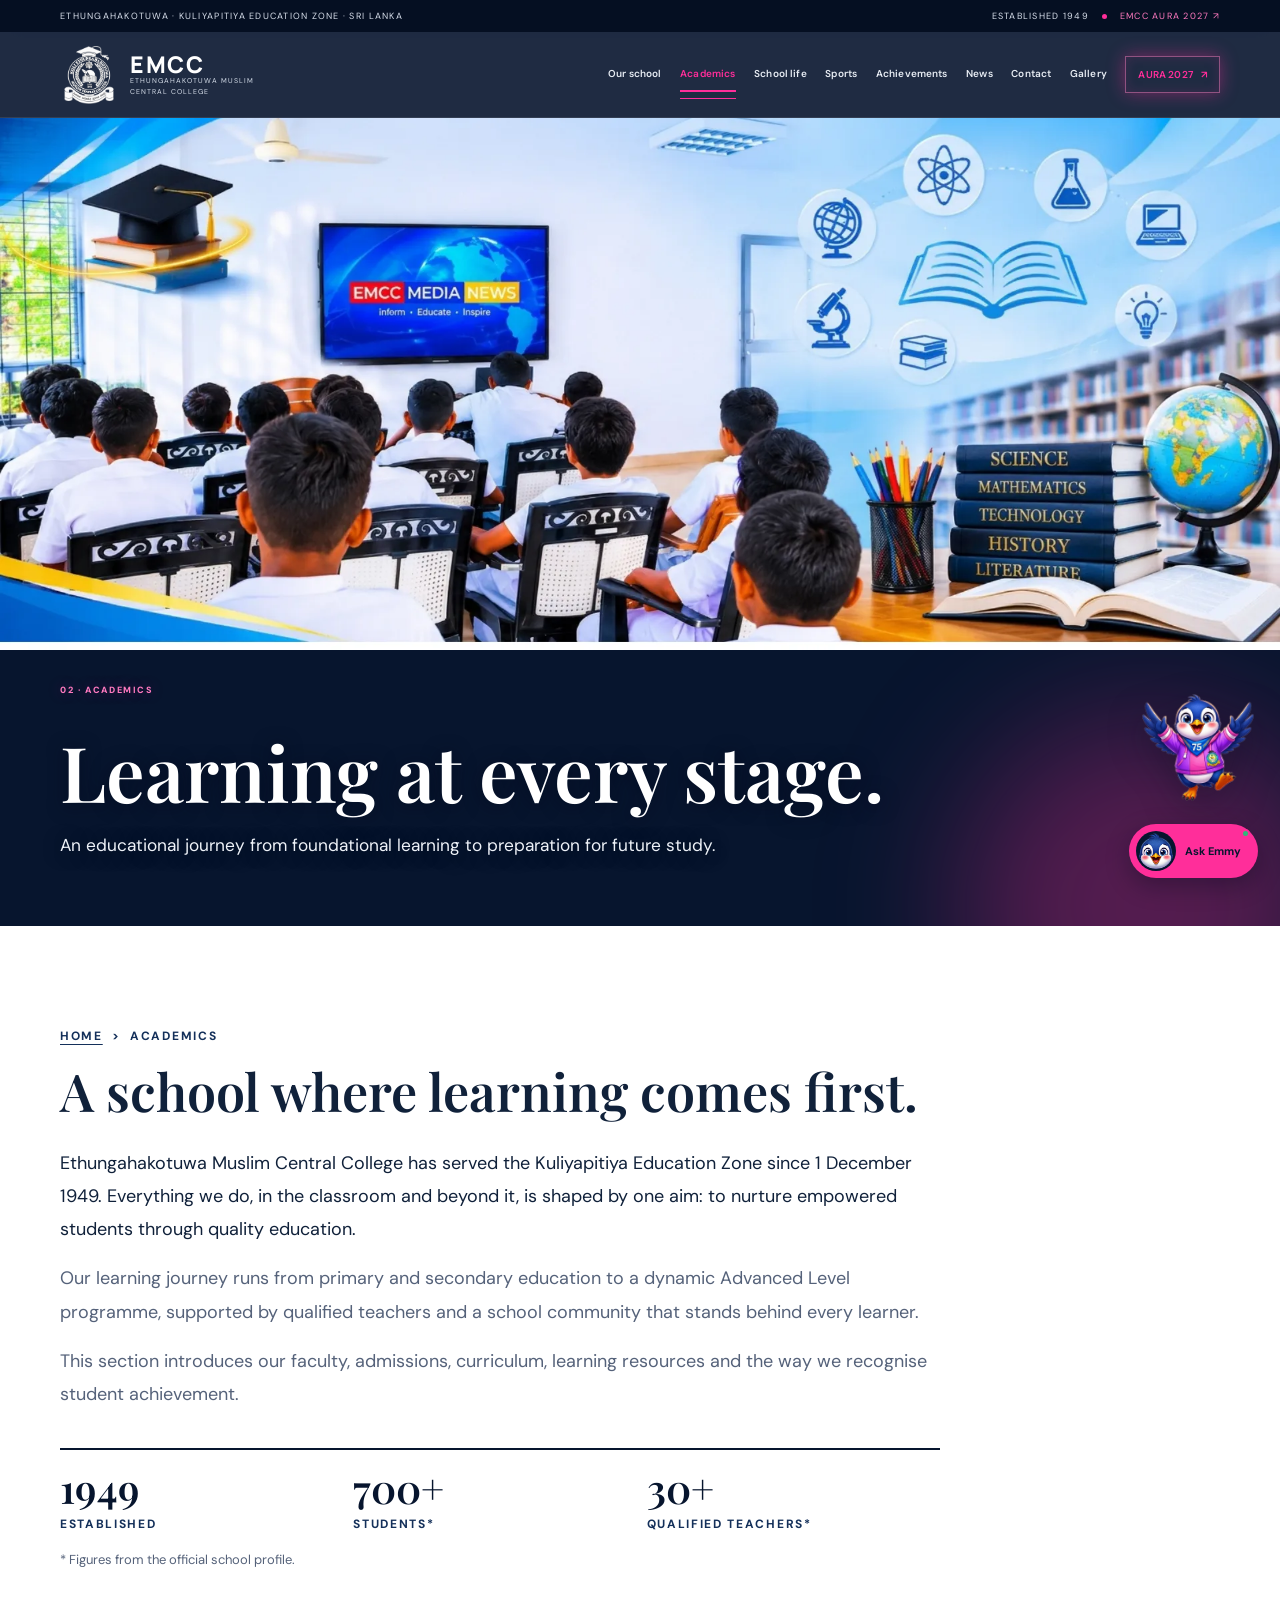
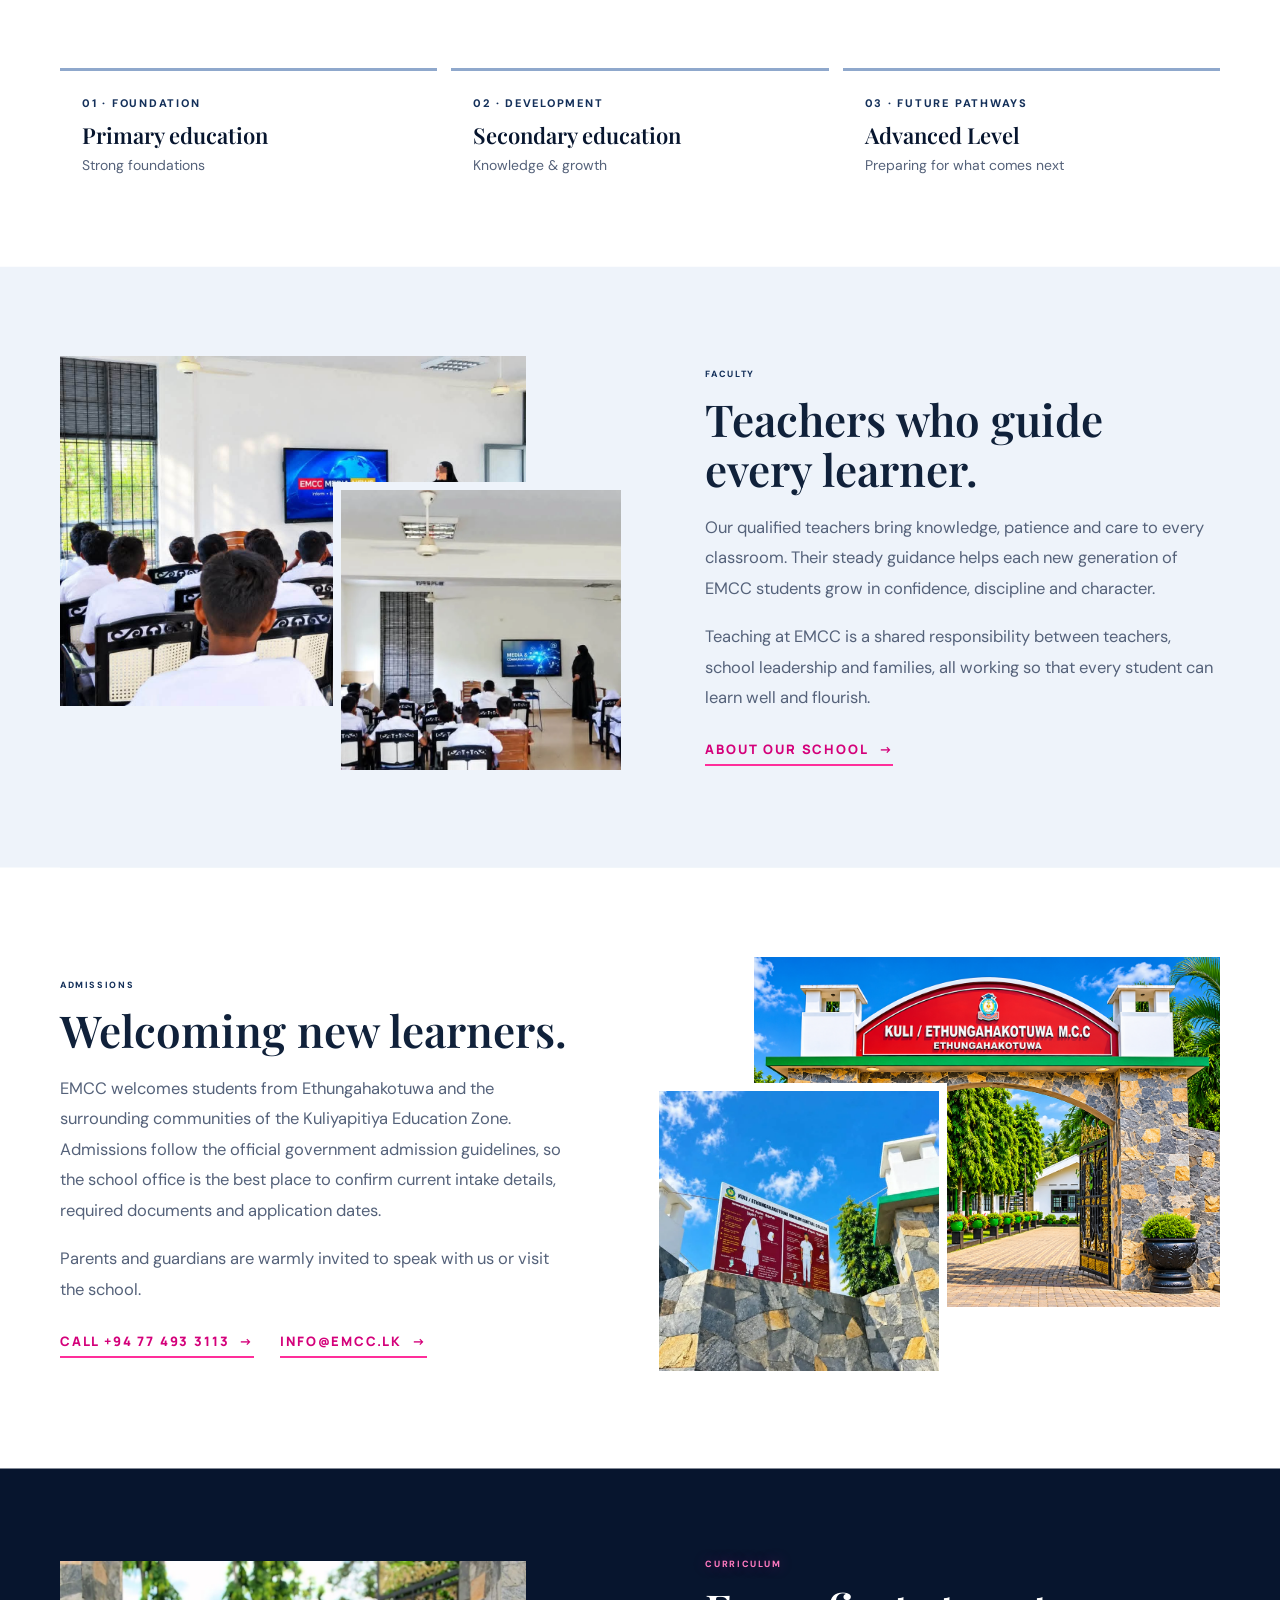
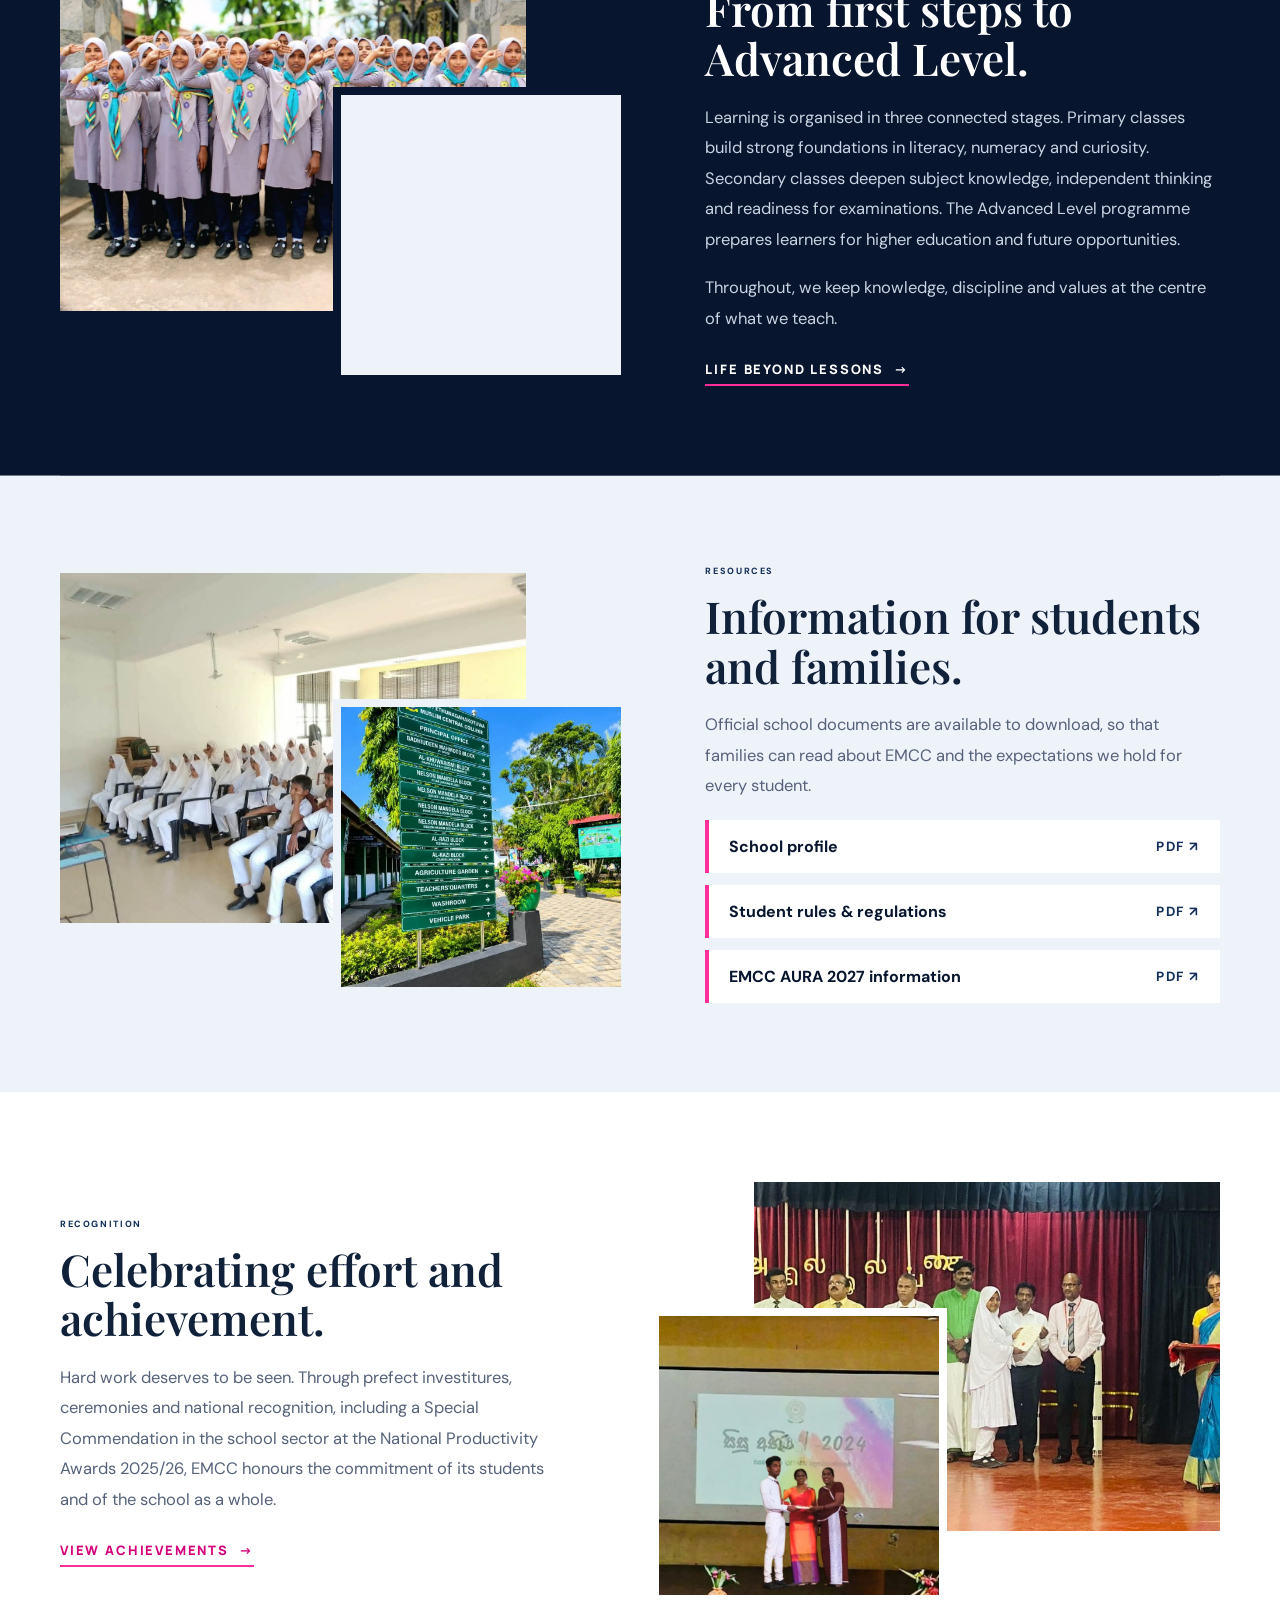
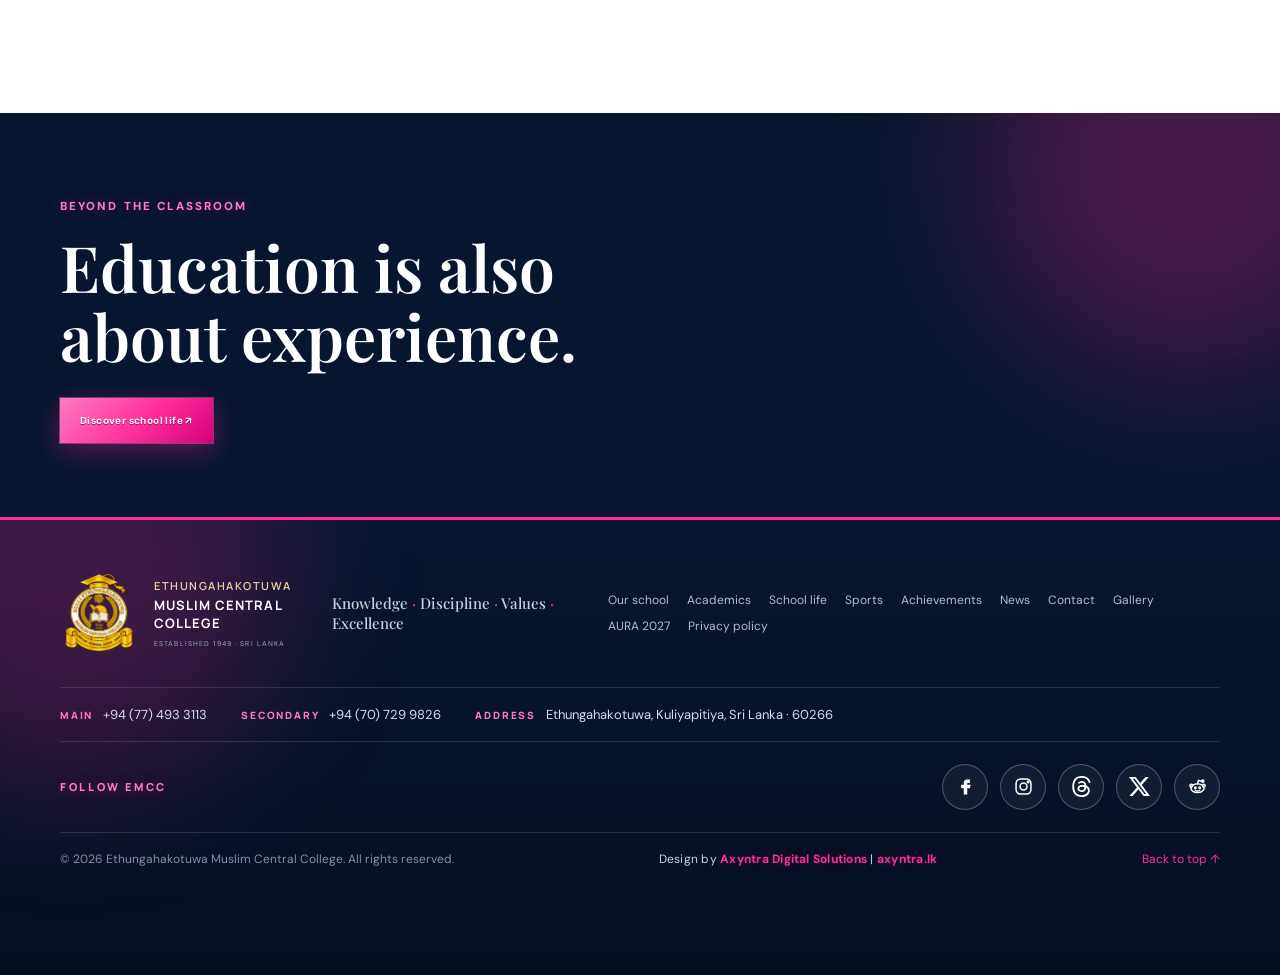
<file: academics.html>
<!DOCTYPE html>
<html lang="en"><head><meta charset="utf-8"/><meta content="width=device-width, initial-scale=1" name="viewport"/><meta content="#101b31" name="theme-color"/><meta content="Explore primary, secondary and Advanced Level learning at EMCC, with official student resources." name="description"/><meta content="website" property="og:type"/><meta content="Academics | EMCC" property="og:title"/><meta content="Explore primary, secondary and Advanced Level learning at EMCC, with official student resources." property="og:description"/><meta content="assets/Gallery/school-gateway.webp" property="og:image"/><link href="https://fonts.googleapis.com" rel="preconnect"/><link crossorigin="" href="https://fonts.gstatic.com" rel="preconnect"/><link href="https://fonts.googleapis.com/css2?family=DM+Sans:wght@400;500;600;700&amp;family=Manrope:wght@400;500;600;700;800&amp;family=Playfair+Display:wght@500;600;700&amp;display=swap" rel="stylesheet"/><link href="styles.css" rel="stylesheet"/><link href="pages.css" rel="stylesheet"/><link href="assets/school-crest-white.webp" rel="icon" type="image/webp"/><title>Academics | Ethungahakotuwa Muslim Central College</title><link rel="stylesheet" href="theme.css"><link rel="stylesheet" href="royal.css"><link rel="stylesheet" href="upgrade.css">
</head><body id="top"><a class="skip-link" href="#main">Skip to content</a><div class="topline"><span>ETHUNGAHAKOTUWA · KULIYAPITIYA EDUCATION ZONE · SRI LANKA</span><span class="topline-right">ESTABLISHED 1949 <i></i> <a href="aura-2027.html">EMCC AURA 2027 ↗</a></span></div>
<header class="site-header"><a aria-label="EMCC home" class="brand" href="index.html"><img alt="EMCC school crest" src="assets/school-crest-white.webp"/><span><b>EMCC</b><small>ETHUNGAHAKOTUWA MUSLIM<br/>CENTRAL COLLEGE</small></span></a><button aria-controls="primary-nav" aria-expanded="false" aria-label="Open navigation" class="menu-toggle"><span></span><span></span></button><nav aria-label="Main navigation" class="nav" id="primary-nav"><a href="our-school.html">Our school</a><a href="academics.html">Academics</a><a href="school-life.html">School life</a><a href="sports.html">Sports</a><a href="achievements.html">Achievements</a><a href="news-events.html">News</a><a href="contact.html">Contact</a><a href="gallery.html">Gallery</a><a class="nav-aura" href="aura-2027.html">AURA 2027 <span>↗</span></a></nav></header><main id="main">
<section class="subhero" style="--subhero-image:url('assets/Banner%20M/Academic.webp');--subhero-mobile-image:url('assets/Banner%20M/Responsible Academic.webp')">
<div class="wrap subhero-inner"><div class="section-kicker light">02 · ACADEMICS</div><h1>Learning at every stage.</h1><p>An educational journey from foundational learning to preparation for future study.</p></div></section>

<section class="wrap" id="overview"><div class="rc-intro">
<div class="rc-crumbs"><a href="index.html">HOME</a> &nbsp;&gt;&nbsp; ACADEMICS</div>
<h2>A school where learning comes first.</h2>
<p>Ethungahakotuwa Muslim Central College has served the Kuliyapitiya Education Zone since 1 December 1949. Everything we do, in the classroom and beyond it, is shaped by one aim: to nurture empowered students through quality education.</p>
<p>Our learning journey runs from primary and secondary education to a dynamic Advanced Level programme, supported by qualified teachers and a school community that stands behind every learner.</p>
<p>This section introduces our faculty, admissions, curriculum, learning resources and the way we recognise student achievement.</p>
<div class="rc-facts"><div><b>1949</b><span>ESTABLISHED</span></div><div><b>700+</b><span>STUDENTS*</span></div><div><b>30+</b><span>QUALIFIED TEACHERS*</span></div></div>
<p class="rc-note">* Figures from the official school profile.</p>
</div>
<nav class="rc-stagebar" aria-label="Learning stages">
<a href="#curriculum"><small>01 · FOUNDATION</small><b>Primary education</b><span>Strong foundations</span></a>
<a href="#curriculum"><small>02 · DEVELOPMENT</small><b>Secondary education</b><span>Knowledge &amp; growth</span></a>
<a href="#curriculum"><small>03 · FUTURE PATHWAYS</small><b>Advanced Level</b><span>Preparing for what comes next</span></a>
</nav></section>

<section class="wrap tone-mist" id="faculty"><div class="rc-block">
<div class="rc-media"><img class="rc-main" src="assets/Academic/WhatsApp%20Image%202026-11-15%20at%209.42.04%20PM.webp" alt="A teacher leading a lesson in an EMCC classroom" loading="lazy" decoding="async"><img class="rc-sub" src="assets/Academic/archive-17.webp" alt="Students seated in a bright EMCC classroom" loading="lazy" decoding="async"></div>
<div class="rc-copy"><div class="section-kicker">FACULTY</div><h2>Teachers who guide every learner.</h2><p>Our qualified teachers bring knowledge, patience and care to every classroom. Their steady guidance helps each new generation of EMCC students grow in confidence, discipline and character.</p><p>Teaching at EMCC is a shared responsibility between teachers, school leadership and families, all working so that every student can learn well and flourish.</p><div class="rc-links"><a class="rc-link" href="our-school.html">About our school <span>→</span></a></div></div></div></section>

<section class="wrap " id="admissions"><div class="rc-block flip">
<div class="rc-media"><img class="rc-main" src="assets/Gallery/school-gateway.webp" alt="The EMCC school gateway" loading="lazy" decoding="async"><img class="rc-sub" src="assets/Gallery/archive-22.webp" alt="The school entrance sign at Ethungahakotuwa" loading="lazy" decoding="async"></div>
<div class="rc-copy"><div class="section-kicker">ADMISSIONS</div><h2>Welcoming new learners.</h2><p>EMCC welcomes students from Ethungahakotuwa and the surrounding communities of the Kuliyapitiya Education Zone. Admissions follow the official government admission guidelines, so the school office is the best place to confirm current intake details, required documents and application dates.</p><p>Parents and guardians are warmly invited to speak with us or visit the school.</p><div class="rc-links"><a class="rc-link" href="tel:+94774933113">Call +94 77 493 3113 <span>→</span></a><a class="rc-link" href="mailto:info@emcc.lk">info@emcc.lk <span>→</span></a></div></div></div></section>

<section class="wrap tone-navy" id="curriculum"><div class="rc-block">
<div class="rc-media"><img class="rc-main" src="assets/Gallery/Secondary.webp" alt="EMCC students standing together in school uniform" loading="lazy" decoding="async"><img class="rc-sub" src="assets/Gallery/advanced-level-education.webp" alt="Advanced Level students in school blazers" loading="lazy" decoding="async"></div>
<div class="rc-copy"><div class="section-kicker">CURRICULUM</div><h2>From first steps to Advanced Level.</h2><p>Learning is organised in three connected stages. Primary classes build strong foundations in literacy, numeracy and curiosity. Secondary classes deepen subject knowledge, independent thinking and readiness for examinations. The Advanced Level programme prepares learners for higher education and future opportunities.</p><p>Throughout, we keep knowledge, discipline and values at the centre of what we teach.</p><div class="rc-links"><a class="rc-link" href="school-life.html">Life beyond lessons <span>→</span></a></div></div></div></section>

<section class="wrap tone-mist" id="resources"><div class="rc-block">
<div class="rc-media"><img class="rc-main" src="assets/Academic/WhatsApp%20Image%202026-11-15%20at%209.42.06%20PMfsdfsdf.webp" alt="Students attending a lesson" loading="lazy" decoding="async"><img class="rc-sub" src="assets/Gallery/archive-34.webp" alt="The school information board" loading="lazy" decoding="async"></div>
<div class="rc-copy"><div class="section-kicker">RESOURCES</div><h2>Information for students and families.</h2>
<p>Official school documents are available to download, so that families can read about EMCC and the expectations we hold for every student.</p>
<div class="rc-docs">
<a href="assets/documents/school-profile.pdf" target="_blank" rel="noopener"><span>School profile</span><small>PDF ↗</small></a>
<a href="assets/documents/student-rules.pdf" target="_blank" rel="noopener"><span>Student rules &amp; regulations</span><small>PDF ↗</small></a>
<a href="assets/documents/aura-2027-information.pdf" target="_blank" rel="noopener"><span>EMCC AURA 2027 information</span><small>PDF ↗</small></a>
</div></div></div></section>

<section class="wrap " id="recognition"><div class="rc-block flip">
<div class="rc-media"><img class="rc-main" src="assets/Archivement/aaaa.webp" alt="A school ceremony with staff and students on stage" loading="lazy" decoding="async"><img class="rc-sub" src="assets/Archivement/sdfsfd.webp" alt="A student receiving recognition at a school event" loading="lazy" decoding="async"></div>
<div class="rc-copy"><div class="section-kicker">RECOGNITION</div><h2>Celebrating effort and achievement.</h2><p>Hard work deserves to be seen. Through prefect investitures, ceremonies and national recognition, including a Special Commendation in the school sector at the National Productivity Awards 2025/26, EMCC honours the commitment of its students and of the school as a whole.</p><div class="rc-links"><a class="rc-link" href="achievements.html">View achievements <span>→</span></a></div></div></div></section>

<section class="page-cta"><div class="wrap"><p>BEYOND THE CLASSROOM</p><h2>Education is also<br>about experience.</h2><a class="btn btn-gold" href="school-life.html">Discover school life ↗</a></div></section>
</main><button aria-label="Chat with Emmy" class="chat-launcher" id="chatLauncher"><img alt="" src="assets/Mascot/emmy-head-t.webp"/><span>Ask Emmy</span><i></i></button><aside aria-hidden="true" aria-label="Emmy AI assistant" class="chat-panel" id="chatPanel"><div class="chat-head"><img alt="" src="assets/Mascot/emmy-head-t.webp"/><div><b>EMMY</b><small>EMCC virtual assistant</small></div><button aria-label="Close chat" id="chatClose">×</button></div><div class="chat-messages" id="chatMessages"><div class="bot-message">Assalamu Alaikum! 👋 I'm Emmy, your EMCC assistant. Ask me about our school or AURA 2027.</div><div class="quick-questions"><button>When is AURA 2027?</button><button>Where is the school?</button><button>Tell me about EMCC</button></div></div><form class="chat-form" id="chatForm"><input aria-label="Your question" autocomplete="off" id="chatInput" placeholder="Ask Emmy a question…" required=""/><button aria-label="Send message">➤</button></form><div class="chat-foot">Emmy answers from verified school information. For anything else, please contact the school office.</div></aside><script defer="" src="chat-widget.js"></script><img alt="Aura mascot" class="aura-mascot-float" decoding="async" loading="lazy" src="assets/Mascot/emmy-flying-t.webp"/><footer class="site-footer"><div class="wrap footer-main"><div class="footer-brand"><img src="assets/school-crest-gold.webp" alt="EMCC gold school crest"><div><b>ETHUNGAHAKOTUWA</b><strong>MUSLIM CENTRAL COLLEGE</strong><small>ESTABLISHED 1949 · SRI LANKA</small></div></div><div class="footer-motto">Knowledge <i>·</i> Discipline <i>·</i> Values <i>·</i> Excellence</div><div class="footer-nav"><a href="our-school.html">Our school</a><a href="academics.html">Academics</a><a href="school-life.html">School life</a><a href="sports.html">Sports</a><a href="achievements.html">Achievements</a><a href="news-events.html">News</a><a href="contact.html">Contact</a><a href="gallery.html">Gallery</a><a href="aura-2027.html">AURA 2027</a><a href="privacy.html">Privacy policy</a></div></div><div class="wrap footer-contact"><a href="tel:+94774933113"><b>Main</b> +94 (77) 493 3113</a><a href="tel:+94707299826"><b>Secondary</b> +94 (70) 729 9826</a><a href="https://www.google.com/maps/place/Kuli%2FEthungahakotuwa+Muslim+Centerl+College/@7.400384,80.0364067,16z/data=!4m10!1m2!2m1!1sKuli%2FEthungahakotuwa+Muslim+Centerl+College!3m6!1s0x3ae2d08b5b11f65b:0x762022c1cf31a4d7!8m2!3d7.4001712!4d80.0373497!15sCitLdWxpL0V0aHVuZ2FoYWtvdHV3YSBNdXNsaW0gQ2VudHJhbCBDb2xsZWdlkgERZ292ZXJubWVudF9zY2hvb2zgAQA!16s%2Fg%2F11b5z_q0w5?entry=ttu&amp;g_ep=EgoyMDI2MTExNy4wIKXMDSoASAFQAw%3D%3D" target="_blank" rel="noopener"><b>Address</b> Ethungahakotuwa, Kuliyapitiya, Sri Lanka · 60266</a></div><div class="wrap footer-social-row"><span class="fs-label">FOLLOW EMCC</span><div class="fs-icons"><a href="https://www.facebook.com/share/1A5jmkpmfi/" target="_blank" rel="noopener" aria-label="EMCC on Facebook" title="Facebook"><svg viewBox="0 0 24 24" aria-hidden="true" fill="currentColor" stroke="none"><path d="M14 8h3V4h-3a4 4 0 00-4 4v2H7v4h3v7h4v-7h3l1-4h-4V8z"/></svg></a><a href="https://www.instagram.com/emcc.lk/" target="_blank" rel="noopener" aria-label="EMCC on Instagram" title="Instagram"><svg viewBox="0 0 24 24" aria-hidden="true" fill="none" stroke="currentColor" stroke-width="1.7" stroke-linecap="round" stroke-linejoin="round"><rect x="3.5" y="3.5" width="17" height="17" rx="5"/><circle cx="12" cy="12" r="4"/><circle cx="17.3" cy="6.7" r="1" fill="currentColor"/></svg></a><a href="https://www.threads.com/@emcc.lk" target="_blank" rel="noopener" aria-label="EMCC on Threads" title="Threads"><svg viewBox="0 0 24 24" aria-hidden="true" fill="currentColor" stroke="none"><path d="M12.186 24h-.007c-3.581-.024-6.334-1.205-8.184-3.509C2.35 18.44 1.5 15.586 1.472 12.01v-.017c.03-3.579.879-6.43 2.525-8.482C5.845 1.205 8.6.024 12.18 0h.014c2.746.02 5.043.725 6.826 2.098 1.677 1.29 2.858 3.13 3.509 5.467l-2.04.569c-1.104-3.96-3.898-5.984-8.304-6.015-2.91.022-5.11.936-6.54 2.717C4.307 6.504 3.616 8.914 3.589 12c.027 3.086.718 5.496 2.057 7.164 1.43 1.783 3.631 2.698 6.54 2.717 2.623-.02 4.358-.631 5.8-2.045 1.647-1.613 1.618-3.593 1.09-4.798-.31-.71-.873-1.3-1.634-1.75-.192 1.352-.622 2.446-1.284 3.272-.886 1.102-2.14 1.704-3.73 1.79-1.202.065-2.361-.218-3.259-.801-1.063-.689-1.685-1.74-1.752-2.964-.065-1.19.408-2.285 1.33-3.082.88-.76 2.119-1.207 3.583-1.291a13.853 13.853 0 0 1 3.02.142c-.126-.742-.375-1.332-.75-1.757-.513-.586-1.308-.883-2.359-.89h-.029c-.844 0-1.992.232-2.721 1.32L7.734 7.847c.98-1.454 2.568-2.256 4.478-2.256h.044c3.194.02 5.097 1.975 5.287 5.388.108.046.216.094.321.142 1.49.7 2.58 1.761 3.154 3.07.797 1.82.871 4.79-1.548 7.158-1.85 1.81-4.094 2.628-7.277 2.65Zm1.003-11.69c-.242 0-.487.007-.739.021-1.836.103-2.98.946-2.916 2.143.067 1.256 1.452 1.839 2.784 1.767 1.224-.065 2.818-.543 3.086-3.71a10.5 10.5 0 0 0-2.215-.221z"/></svg></a><a href="https://x.com/home" target="_blank" rel="noopener" aria-label="EMCC on X (Twitter)" title="X (Twitter)"><svg viewBox="0 0 24 24" aria-hidden="true" fill="currentColor" stroke="none"><path d="M18.901 1.153h3.68l-8.04 9.19L24 22.846h-7.406l-5.8-7.584-6.638 7.584H.474l8.6-9.83L0 1.154h7.594l5.243 6.932ZM17.61 20.644h2.039L6.486 3.24H4.298Z"/></svg></a><a href="https://www.reddit.com/user/EMCC_LK/" target="_blank" rel="noopener" aria-label="EMCC on Reddit" title="Reddit"><svg viewBox="0 0 24 24" aria-hidden="true" fill="none" stroke="currentColor" stroke-width="1.7" stroke-linecap="round" stroke-linejoin="round"><ellipse cx="12" cy="14" rx="7.5" ry="5"/><circle cx="9.5" cy="13.5" r=".9" fill="currentColor"/><circle cx="14.5" cy="13.5" r=".9" fill="currentColor"/><path d="M9.5 16.3c1.4 1 3.6 1 5 0M12 9l1-4 4 1"/><circle cx="18" cy="5.8" r="1.3"/><circle cx="4.8" cy="11" r="1.5"/><circle cx="19.2" cy="11" r="1.5"/></svg></a></div></div><div class="wrap footer-bottom"><span>© <span class="current-year" id="year"></span> Ethungahakotuwa Muslim Central College. All rights reserved.</span><span class="footer-credit">Design by <a href="https://axyntra.lk" target="_blank" rel="noopener">Axyntra Digital Solutions</a> | <a href="https://axyntra.lk" target="_blank" rel="noopener">axyntra.lk</a></span><a href="#top" class="to-top">Back to top ↑</a></div></footer><script defer="" src="pages.js"></script><script src="mascot.js" defer></script></body></html>
</file>
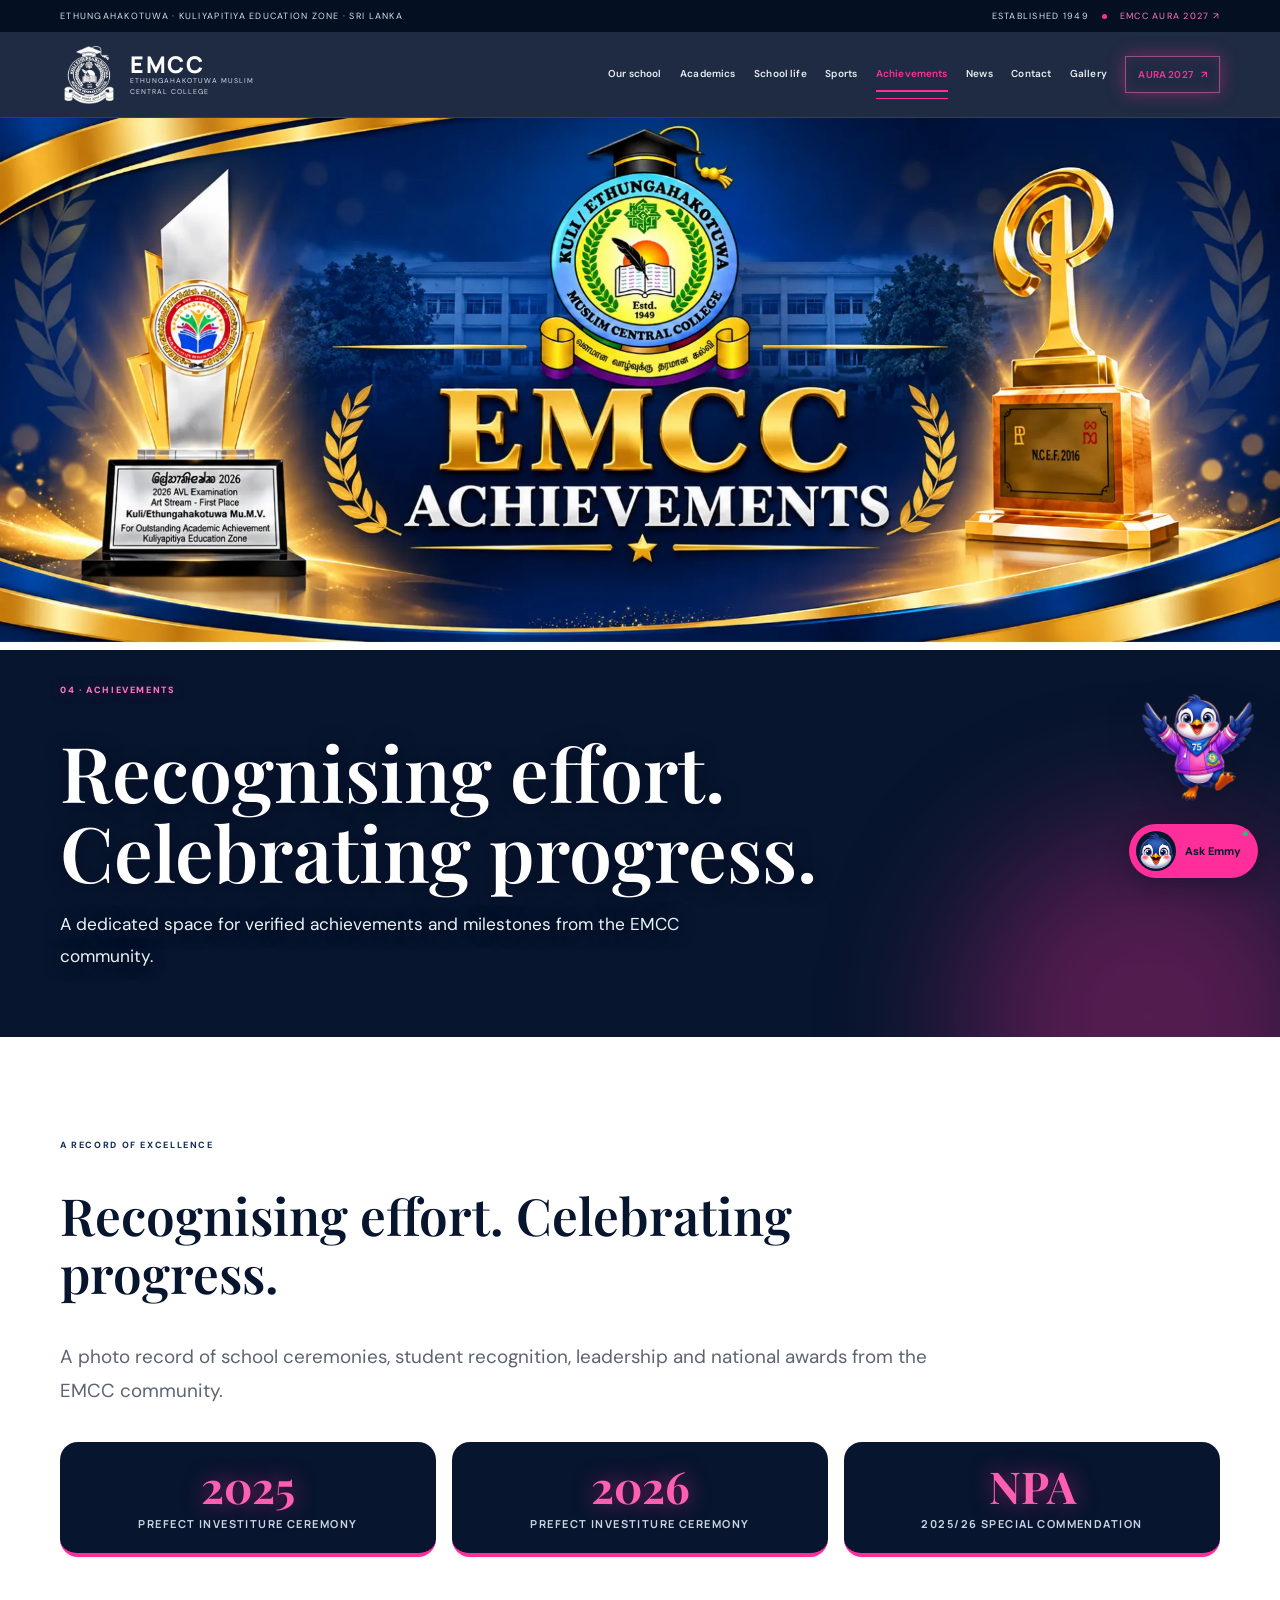
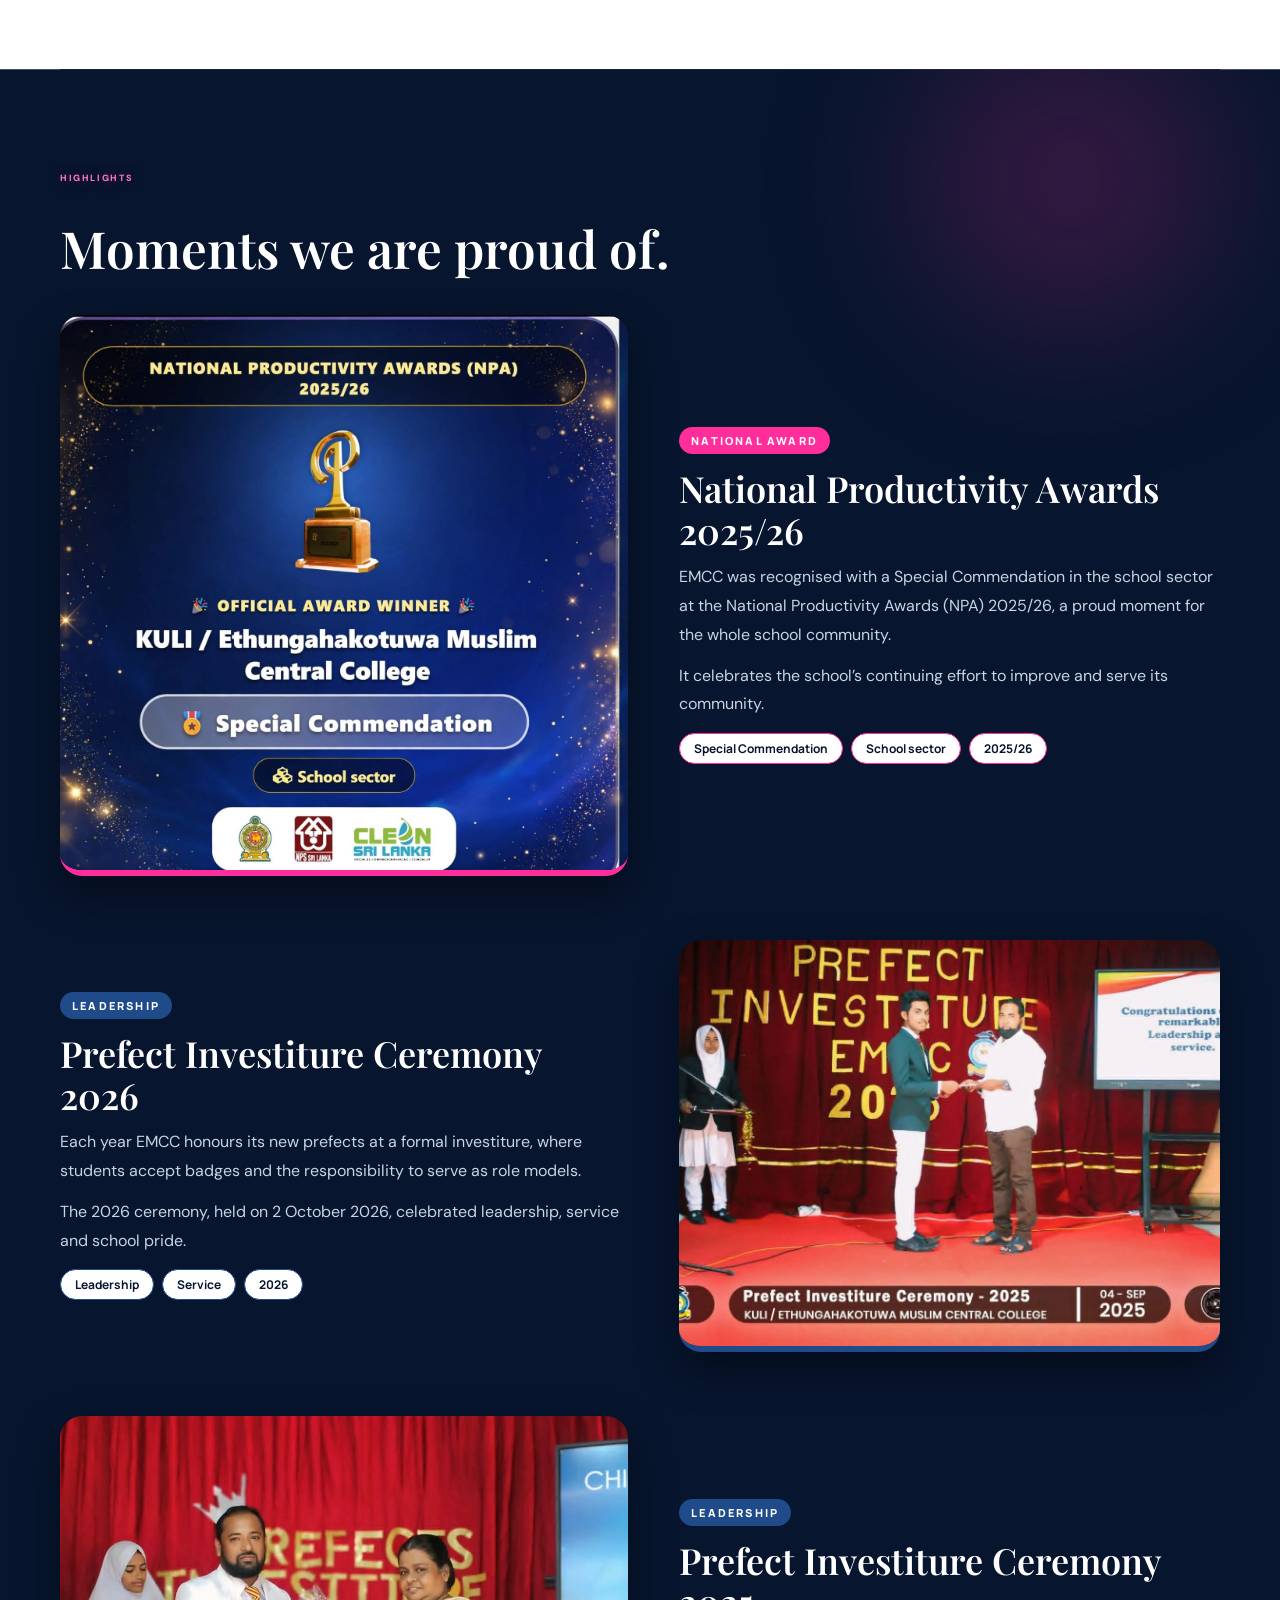
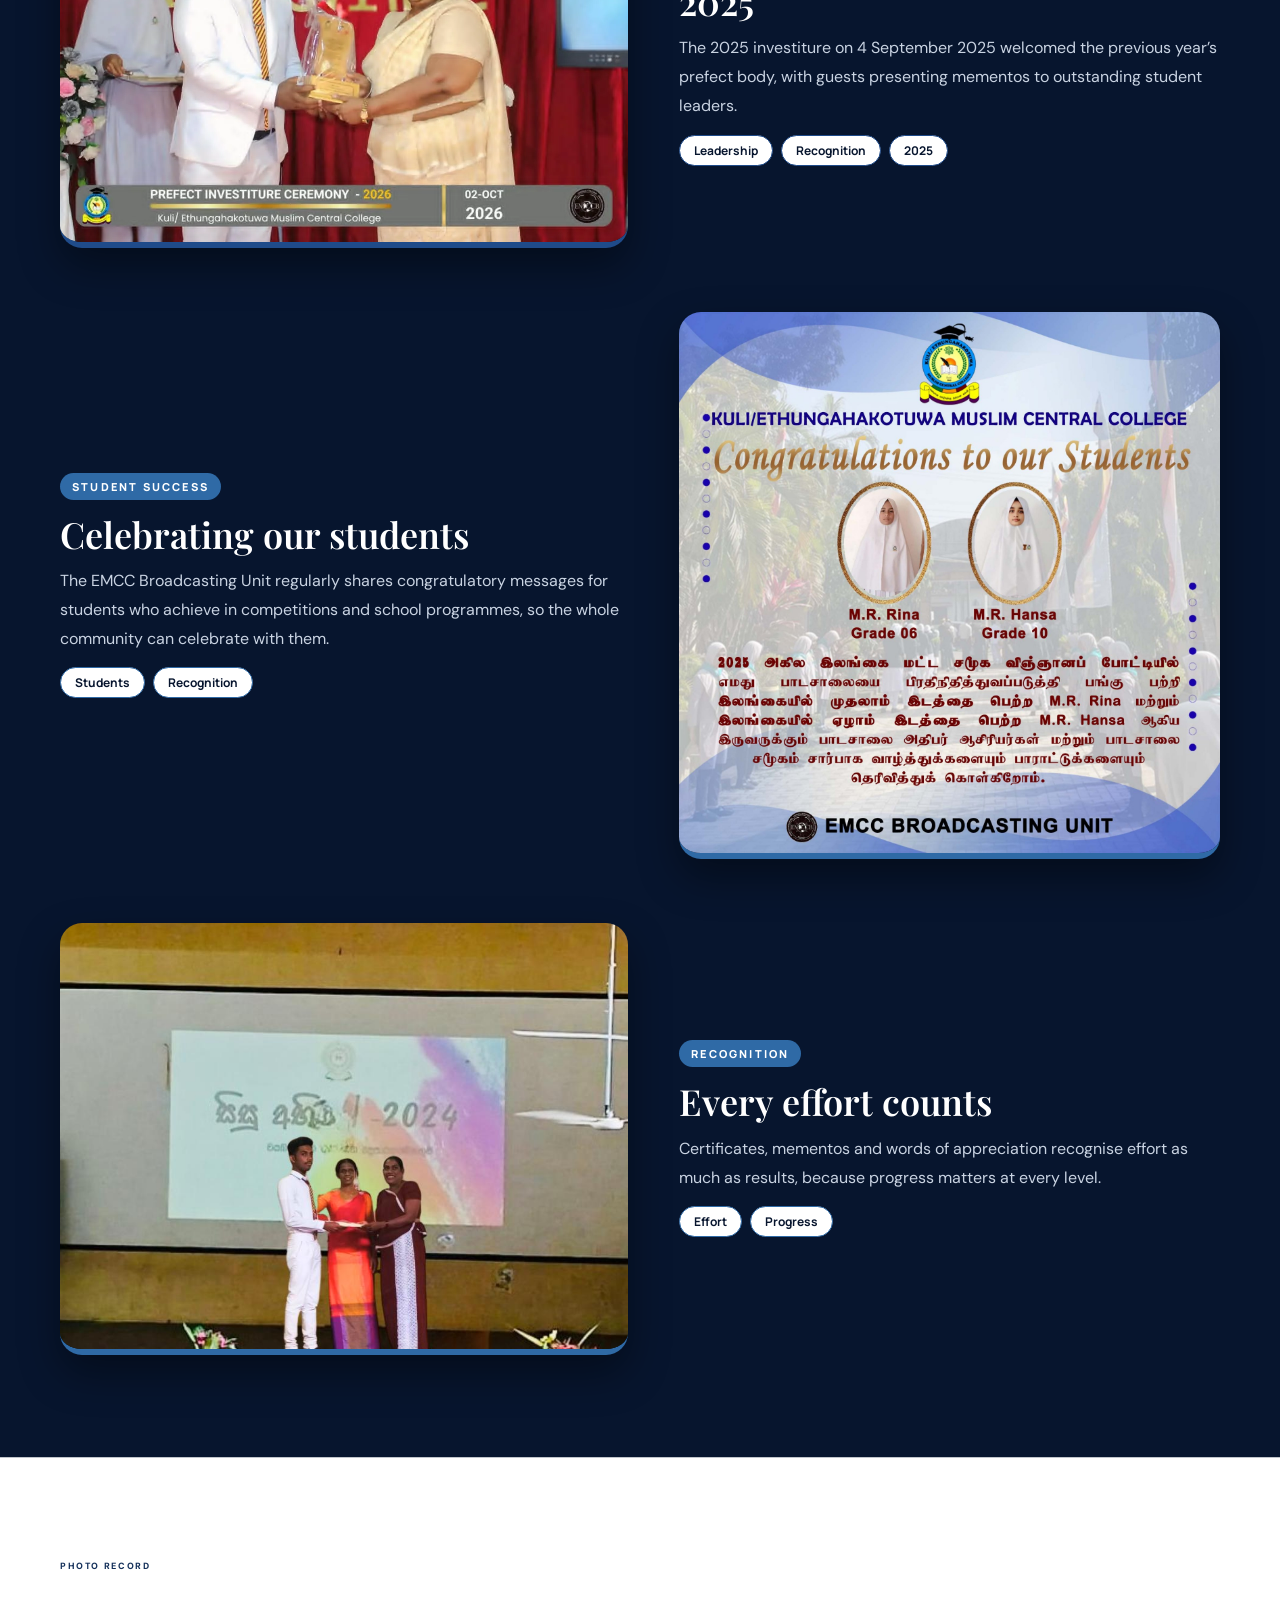
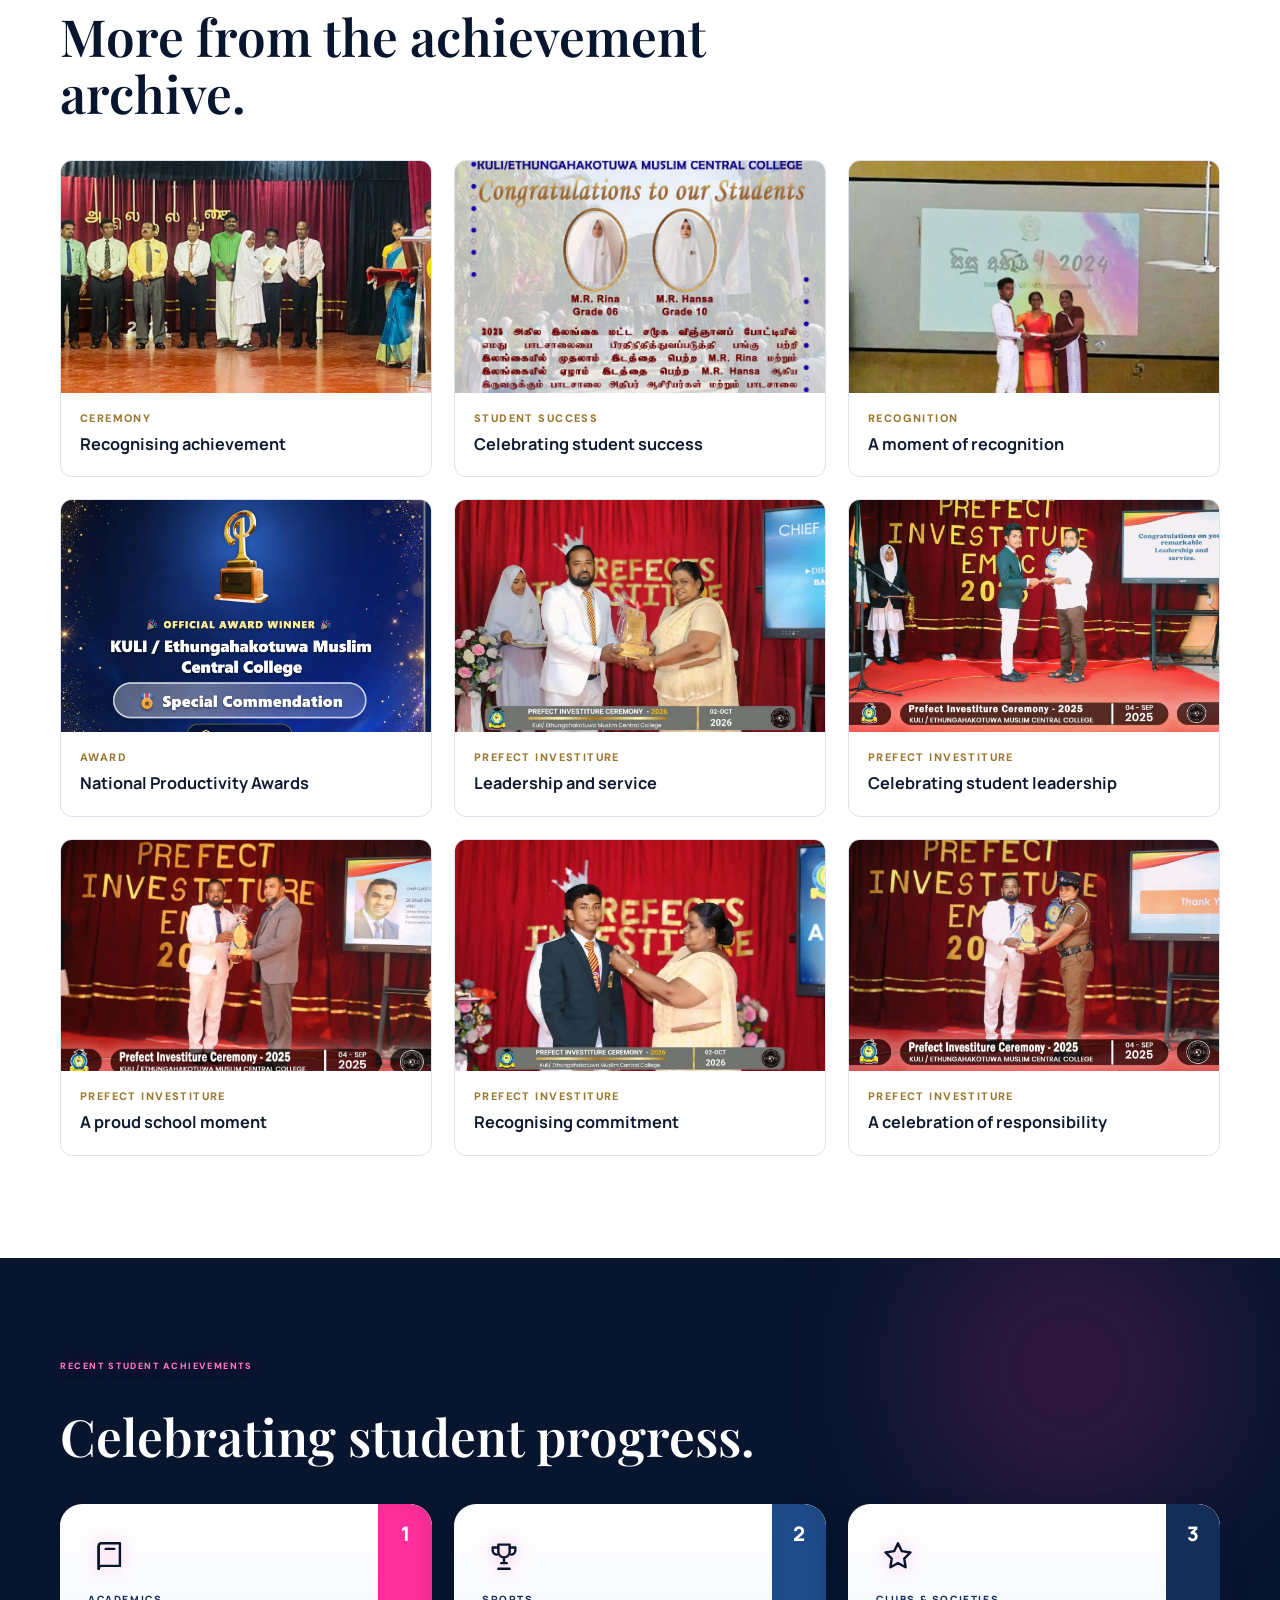
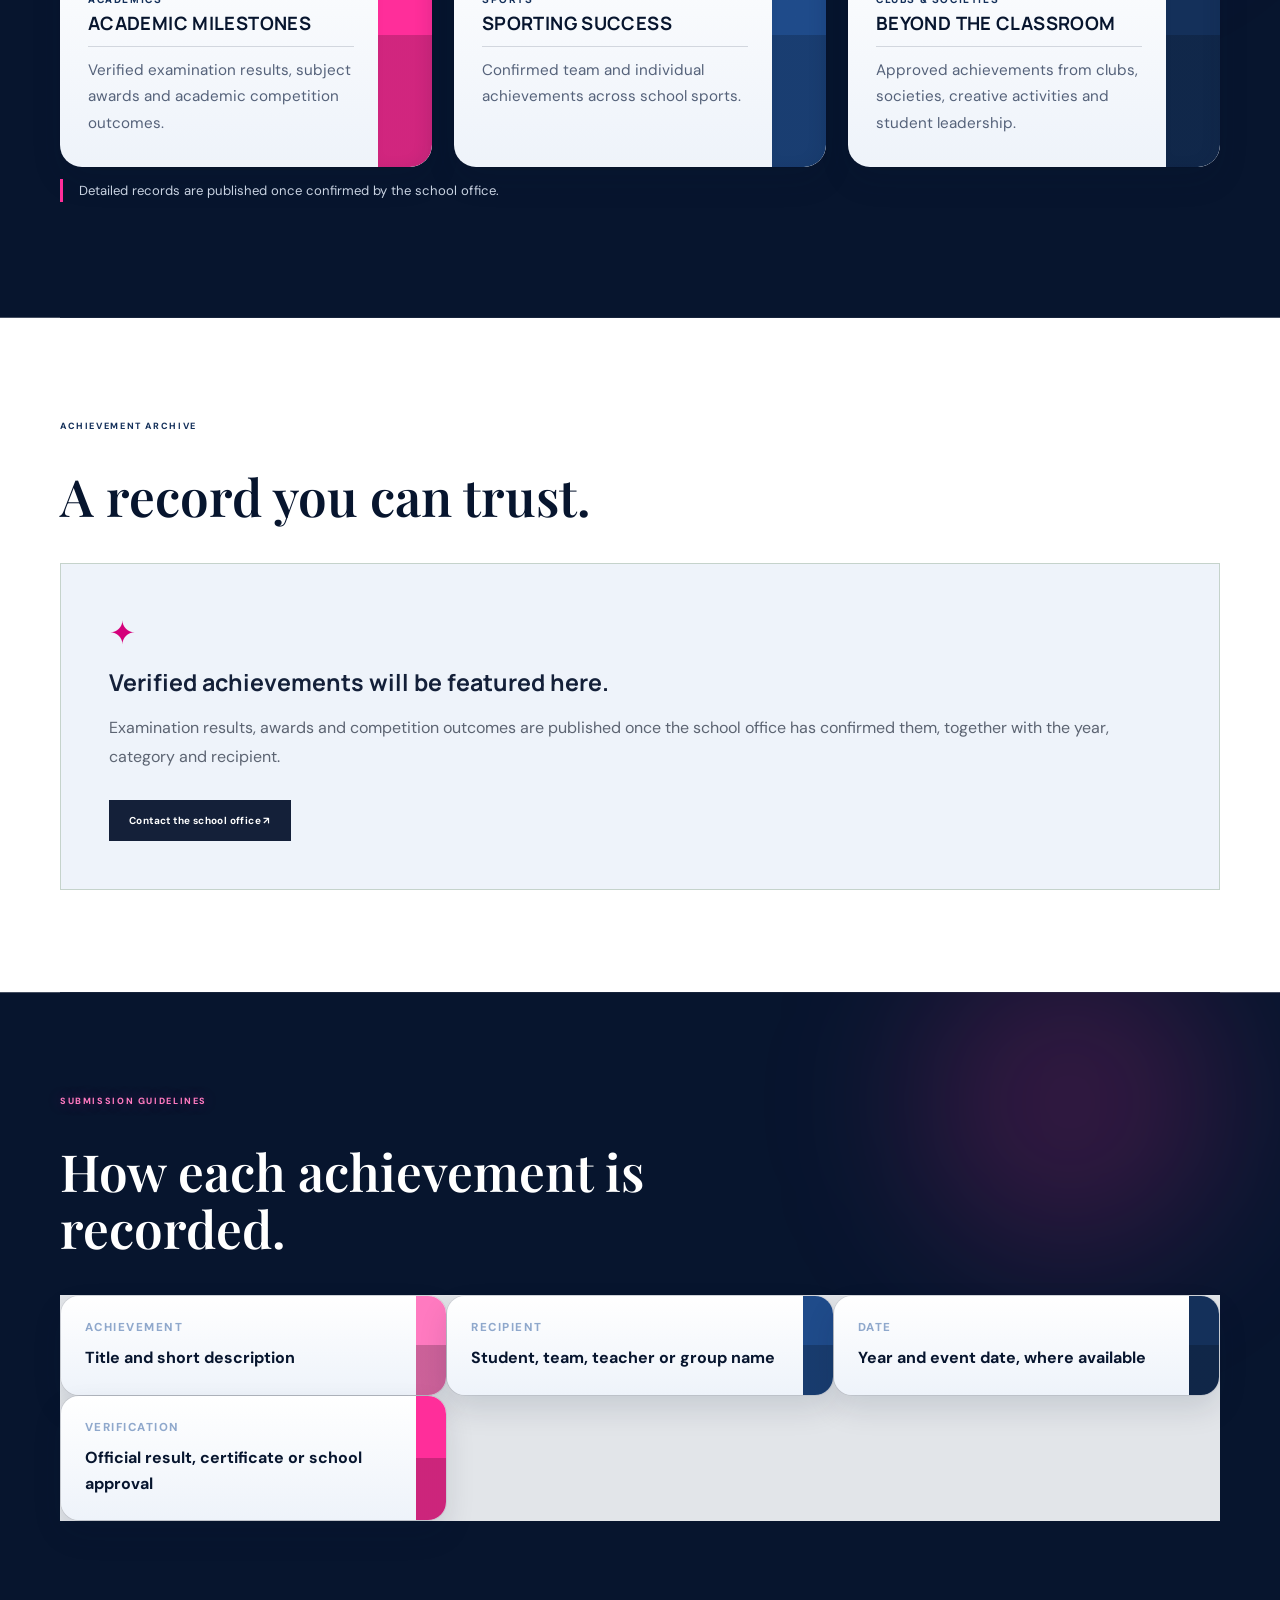
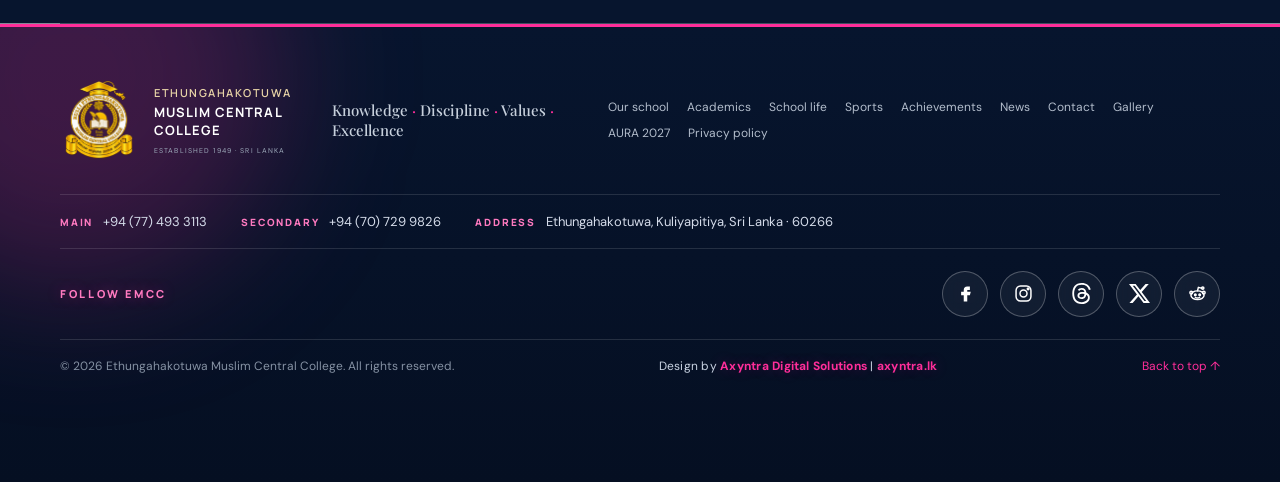
<file: achievements.html>
<!DOCTYPE html>

<html lang="en"><head><meta charset="utf-8"/><meta content="width=device-width, initial-scale=1" name="viewport"/><meta content="#101b31" name="theme-color"/><meta content="Explore the EMCC achievement archive and submit verified academic, sporting and student milestones." name="description"/><meta content="website" property="og:type"/><meta content="Achievements | EMCC" property="og:title"/><meta content="Explore the EMCC achievement archive and submit verified academic, sporting and student milestones." property="og:description"/><meta content="assets/Gallery/school-gateway.webp" property="og:image"/><link href="https://fonts.googleapis.com" rel="preconnect"/><link crossorigin="" href="https://fonts.gstatic.com" rel="preconnect"/><link href="https://fonts.googleapis.com/css2?family=DM+Sans:wght@400;500;600;700&amp;family=Manrope:wght@400;500;600;700;800&amp;family=Playfair+Display:wght@500;600;700&amp;display=swap" rel="stylesheet"/><link href="styles.css" rel="stylesheet"/><link href="pages.css" rel="stylesheet"/><link href="assets/school-crest-white.webp" rel="icon" type="image/webp"/><title>Achievements | Ethungahakotuwa Muslim Central College</title><link rel="stylesheet" href="theme.css"><link rel="stylesheet" href="royal.css"><link rel="stylesheet" href="upgrade.css">
</head><body id="top"><a class="skip-link" href="#main">Skip to content</a><div class="topline"><span>ETHUNGAHAKOTUWA · KULIYAPITIYA EDUCATION ZONE · SRI LANKA</span><span class="topline-right">ESTABLISHED 1949 <i></i> <a href="aura-2027.html">EMCC AURA 2027 ↗</a></span></div>
<header class="site-header"><a aria-label="EMCC home" class="brand" href="index.html"><img alt="EMCC school crest" src="assets/school-crest-white.webp"/><span><b>EMCC</b><small>ETHUNGAHAKOTUWA MUSLIM<br/>CENTRAL COLLEGE</small></span></a><button aria-controls="primary-nav" aria-expanded="false" aria-label="Open navigation" class="menu-toggle"><span></span><span></span></button><nav aria-label="Main navigation" class="nav" id="primary-nav"><a href="our-school.html">Our school</a><a href="academics.html">Academics</a><a href="school-life.html">School life</a><a href="sports.html">Sports</a><a href="achievements.html">Achievements</a><a href="news-events.html">News</a><a href="contact.html">Contact</a><a href="gallery.html">Gallery</a><a class="nav-aura" href="aura-2027.html">AURA 2027 <span>↗</span></a></nav></header><main id="main"><section class="subhero" style="--subhero-image:url('assets/Banner%20M/Archivement.webp');--subhero-mobile-image:url('assets/Banner%20M/Responsible Archivement.webp')"><div class="wrap subhero-inner"><div class="section-kicker light">04 · ACHIEVEMENTS</div><h1>Recognising effort. Celebrating progress.</h1><p>A dedicated space for verified achievements and milestones from the EMCC community.</p></div></section><section class="page-section wrap asset-section"><div class="section-kicker">A RECORD OF EXCELLENCE</div><div class="page-heading"><h2>Recognising effort. Celebrating progress.</h2></div><p class="lead">A photo record of school ceremonies, student recognition, leadership and national awards from the EMCC community.</p><div class="stat-band"><div><b>2025</b><span>Prefect Investiture Ceremony</span></div><div><b>2026</b><span>Prefect Investiture Ceremony</span></div><div><b>NPA</b><span>2025/26 Special Commendation</span></div></div></section><section class="sec-navy page-section wrap"><div class="section-kicker">HIGHLIGHTS</div><div class="page-heading"><h2>Moments we are proud of.</h2></div><div class="ft-list"><article class="ft-row" style="--c:#ff2e9a"><a class="ft-img tall" href="assets/Archivement/aa.webp" target="_blank" rel="noopener"><img src="assets/Archivement/aa.webp" alt="National Productivity Awards 2025/26 Special Commendation graphic" loading="lazy" decoding="async"></a><div class="ft-copy"><small>NATIONAL AWARD</small><h3>National Productivity Awards 2025/26</h3><p>EMCC was recognised with a Special Commendation in the school sector at the National Productivity Awards (NPA) 2025/26, a proud moment for the whole school community.</p><p>It celebrates the school’s continuing effort to improve and serve its community.</p><div class="ft-tags"><span>Special Commendation</span><span>School sector</span><span>2025/26</span></div></div></article><article class="ft-row flip" style="--c:#1f4b8a"><a class="ft-img" href="assets/Archivement/archive-32.webp" target="_blank" rel="noopener"><img src="assets/Archivement/archive-32.webp" alt="Prefect Investiture Ceremony 2026 at EMCC" loading="lazy" decoding="async"></a><div class="ft-copy"><small>LEADERSHIP</small><h3>Prefect Investiture Ceremony 2026</h3><p>Each year EMCC honours its new prefects at a formal investiture, where students accept badges and the responsibility to serve as role models.</p><p>The 2026 ceremony, held on 2 October 2026, celebrated leadership, service and school pride.</p><div class="ft-tags"><span>Leadership</span><span>Service</span><span>2026</span></div></div></article><article class="ft-row" style="--c:#1f4b8a"><a class="ft-img" href="assets/Archivement/archive-30.webp" target="_blank" rel="noopener"><img src="assets/Archivement/archive-30.webp" alt="Student receiving a memento at Prefect Investiture Ceremony 2025" loading="lazy" decoding="async"></a><div class="ft-copy"><small>LEADERSHIP</small><h3>Prefect Investiture Ceremony 2025</h3><p>The 2025 investiture on 4 September 2025 welcomed the previous year’s prefect body, with guests presenting mementos to outstanding student leaders.</p><div class="ft-tags"><span>Leadership</span><span>Recognition</span><span>2025</span></div></div></article><article class="ft-row flip" style="--c:#2f6aa6"><a class="ft-img tall" href="assets/Archivement/WhatsApp%20Image%202026-11-18%20at%2010.13.28%20AM.webp" target="_blank" rel="noopener"><img src="assets/Archivement/WhatsApp%20Image%202026-11-18%20at%2010.13.28%20AM.webp" alt="Congratulations graphic for EMCC students" loading="lazy" decoding="async"></a><div class="ft-copy"><small>STUDENT SUCCESS</small><h3>Celebrating our students</h3><p>The EMCC Broadcasting Unit regularly shares congratulatory messages for students who achieve in competitions and school programmes, so the whole community can celebrate with them.</p><div class="ft-tags"><span>Students</span><span>Recognition</span></div></div></article><article class="ft-row" style="--c:#2f6aa6"><a class="ft-img" href="assets/Archivement/sdfsfd.webp" target="_blank" rel="noopener"><img src="assets/Archivement/sdfsfd.webp" alt="Student receiving a certificate at a school event" loading="lazy" decoding="async"></a><div class="ft-copy"><small>RECOGNITION</small><h3>Every effort counts</h3><p>Certificates, mementos and words of appreciation recognise effort as much as results, because progress matters at every level.</p><div class="ft-tags"><span>Effort</span><span>Progress</span></div></div></article></div></section><section class="page-section wrap asset-section"><div class="section-kicker">PHOTO RECORD</div><div class="page-heading"><h2>More from the achievement archive.</h2></div><div class="asset-story-grid"><article class="asset-story-card"><a class="asset-story-image" href="assets/Archivement/aaaa.webp" rel="noopener" target="_blank"><img alt="Students and staff at a school award ceremony" decoding="async" loading="lazy" src="assets/Archivement/aaaa.webp"/></a><div class="asset-story-copy"><span class="asset-story-kicker">CEREMONY</span><h3>Recognising achievement</h3></div></article><article class="asset-story-card"><a class="asset-story-image" href="assets/Archivement/WhatsApp%20Image%202026-11-18%20at%2010.13.28%20AM.webp" rel="noopener" target="_blank"><img alt="Student achievement congratulatory graphic" decoding="async" loading="lazy" src="assets/Archivement/WhatsApp%20Image%202026-11-18%20at%2010.13.28%20AM.webp"/></a><div class="asset-story-copy"><span class="asset-story-kicker">STUDENT SUCCESS</span><h3>Celebrating student success</h3></div></article><article class="asset-story-card"><a class="asset-story-image" href="assets/Archivement/sdfsfd.webp" rel="noopener" target="_blank"><img alt="Student receiving recognition at a school event" decoding="async" loading="lazy" src="assets/Archivement/sdfsfd.webp"/></a><div class="asset-story-copy"><span class="asset-story-kicker">RECOGNITION</span><h3>A moment of recognition</h3></div></article><article class="asset-story-card"><a class="asset-story-image" href="assets/Archivement/aa.webp" rel="noopener" target="_blank"><img alt="National Productivity Awards recognition graphic" decoding="async" loading="lazy" src="assets/Archivement/aa.webp"/></a><div class="asset-story-copy"><span class="asset-story-kicker">AWARD</span><h3>National Productivity Awards</h3></div></article><article class="asset-story-card"><a class="asset-story-image" href="assets/Archivement/archive-30.webp" rel="noopener" target="_blank"><img alt="Student receiving a certificate or award" decoding="async" loading="lazy" src="assets/Archivement/archive-30.webp"/></a><div class="asset-story-copy"><span class="asset-story-kicker">PREFECT INVESTITURE</span><h3>Leadership and service</h3></div></article><article class="asset-story-card"><a class="asset-story-image" href="assets/Archivement/archive-32.webp" rel="noopener" target="_blank"><img alt="Student receiving recognition at prefect investiture" decoding="async" loading="lazy" src="assets/Archivement/archive-32.webp"/></a><div class="asset-story-copy"><span class="asset-story-kicker">PREFECT INVESTITURE</span><h3>Celebrating student leadership</h3></div></article><article class="asset-story-card"><a class="asset-story-image" href="assets/Archivement/archive-31.webp" rel="noopener" target="_blank"><img alt="Student receiving recognition at prefect investiture" decoding="async" loading="lazy" src="assets/Archivement/archive-31.webp"/></a><div class="asset-story-copy"><span class="asset-story-kicker">PREFECT INVESTITURE</span><h3>A proud school moment</h3></div></article><article class="asset-story-card"><a class="asset-story-image" href="assets/Archivement/archive-20.webp" rel="noopener" target="_blank"><img alt="Student receiving recognition at a school ceremony" decoding="async" loading="lazy" src="assets/Archivement/archive-20.webp"/></a><div class="asset-story-copy"><span class="asset-story-kicker">PREFECT INVESTITURE</span><h3>Recognising commitment</h3></div></article><article class="asset-story-card"><a class="asset-story-image" href="assets/Archivement/WhatsApp%20Image%202026-11-15%20at%209.42.03%20PMdfsdfsdf.webp" rel="noopener" target="_blank"><img alt="Student receiving recognition at prefect investiture" decoding="async" loading="lazy" src="assets/Archivement/WhatsApp%20Image%202026-11-15%20at%209.42.03%20PMdfsdfsdf.webp"/></a><div class="asset-story-copy"><span class="asset-story-kicker">PREFECT INVESTITURE</span><h3>A celebration of responsibility</h3></div></article></div></section><section class="sec-navy page-section wrap"><div class="section-kicker">RECENT STUDENT ACHIEVEMENTS</div><div class="page-heading"><h2>Celebrating student progress.</h2></div><div class="page-card-grid"><article class="page-card pc" style="--c:#ff2e9a"><i class="pc-ico"><svg viewBox="0 0 24 24" aria-hidden="true" fill="none" stroke="currentColor" stroke-width="1.7" stroke-linecap="round" stroke-linejoin="round"><path d="M4 5a2 2 0 012-2h13v16H6a2 2 0 00-2 2z"/><path d="M4 21V5M9 7h6"/></svg></i><small class="pc-kick">ACADEMICS</small><h3>Academic milestones</h3><p>Verified examination results, subject awards and academic competition outcomes.</p><b class="pc-tab">1</b></article><article class="page-card pc" style="--c:#1f4b8a"><i class="pc-ico"><svg viewBox="0 0 24 24" aria-hidden="true" fill="none" stroke="currentColor" stroke-width="1.7" stroke-linecap="round" stroke-linejoin="round"><path d="M8 4h8v5a4 4 0 01-8 0z"/><path d="M8 6H4v2a3 3 0 003 3M16 6h4v2a3 3 0 01-3 3M12 13v4M8 21h8M10 17h4"/></svg></i><small class="pc-kick">SPORTS</small><h3>Sporting success</h3><p>Confirmed team and individual achievements across school sports.</p><b class="pc-tab">2</b></article><article class="page-card pc" style="--c:#14305a"><i class="pc-ico"><svg viewBox="0 0 24 24" aria-hidden="true" fill="none" stroke="currentColor" stroke-width="1.7" stroke-linecap="round" stroke-linejoin="round"><path d="M12 3l2.7 5.6 6.1.9-4.4 4.3 1 6.1L12 17l-5.4 2.9 1-6.1L3.2 9.5l6.1-.9z"/></svg></i><small class="pc-kick">CLUBS &amp; SOCIETIES</small><h3>Beyond the classroom</h3><p>Approved achievements from clubs, societies, creative activities and student leadership.</p><b class="pc-tab">3</b></article></div><p class="content-note">Detailed records are published once confirmed by the school office.</p></section><section class="page-section wrap"><div class="section-kicker">ACHIEVEMENT ARCHIVE</div><div class="page-heading"><h2>A record you can trust.</h2></div><div class="empty-state"><span>✦</span><h3>Verified achievements will be featured here.</h3><p>Examination results, awards and competition outcomes are published once the school office has confirmed them, together with the year, category and recipient.</p><a class="btn btn-dark" href="mailto:info@emcc.lk?subject=EMCC%20Achievement%20Submission">Contact the school office ↗</a></div></section><section class="sec-navy page-section wrap"><div class="section-kicker">SUBMISSION GUIDELINES</div><div class="page-heading"><h2>How each achievement is recorded.</h2></div><div class="info-grid ig"><div><small>ACHIEVEMENT</small><b>Title and short description</b></div><div><small>RECIPIENT</small><b>Student, team, teacher or group name</b></div><div><small>DATE</small><b>Year and event date, where available</b></div><div><small>VERIFICATION</small><b>Official result, certificate or school approval</b></div></div></section></main><button aria-label="Chat with Emmy" class="chat-launcher" id="chatLauncher"><img alt="" src="assets/Mascot/emmy-head-t.webp"/><span>Ask Emmy</span><i></i></button><aside aria-hidden="true" aria-label="Emmy AI assistant" class="chat-panel" id="chatPanel"><div class="chat-head"><img alt="" src="assets/Mascot/emmy-head-t.webp"/><div><b>EMMY</b><small>EMCC virtual assistant</small></div><button aria-label="Close chat" id="chatClose">×</button></div><div class="chat-messages" id="chatMessages"><div class="bot-message">Assalamu Alaikum! 👋 I'm Emmy, your EMCC assistant. Ask me about our school or AURA 2027.</div><div class="quick-questions"><button>When is AURA 2027?</button><button>Where is the school?</button><button>Tell me about EMCC</button></div></div><form class="chat-form" id="chatForm"><input aria-label="Your question" autocomplete="off" id="chatInput" placeholder="Ask Emmy a question…" required=""/><button aria-label="Send message">➤</button></form><div class="chat-foot">Emmy answers from verified school information. For anything else, please contact the school office.</div></aside><script defer="" src="chat-widget.js"></script><img alt="Aura mascot" class="aura-mascot-float" decoding="async" loading="lazy" src="assets/Mascot/emmy-flying-t.webp"/><footer class="site-footer"><div class="wrap footer-main"><div class="footer-brand"><img src="assets/school-crest-gold.webp" alt="EMCC gold school crest"><div><b>ETHUNGAHAKOTUWA</b><strong>MUSLIM CENTRAL COLLEGE</strong><small>ESTABLISHED 1949 · SRI LANKA</small></div></div><div class="footer-motto">Knowledge <i>·</i> Discipline <i>·</i> Values <i>·</i> Excellence</div><div class="footer-nav"><a href="our-school.html">Our school</a><a href="academics.html">Academics</a><a href="school-life.html">School life</a><a href="sports.html">Sports</a><a href="achievements.html">Achievements</a><a href="news-events.html">News</a><a href="contact.html">Contact</a><a href="gallery.html">Gallery</a><a href="aura-2027.html">AURA 2027</a><a href="privacy.html">Privacy policy</a></div></div><div class="wrap footer-contact"><a href="tel:+94774933113"><b>Main</b> +94 (77) 493 3113</a><a href="tel:+94707299826"><b>Secondary</b> +94 (70) 729 9826</a><a href="https://www.google.com/maps/place/Kuli%2FEthungahakotuwa+Muslim+Centerl+College/@7.400384,80.0364067,16z/data=!4m10!1m2!2m1!1sKuli%2FEthungahakotuwa+Muslim+Centerl+College!3m6!1s0x3ae2d08b5b11f65b:0x762022c1cf31a4d7!8m2!3d7.4001712!4d80.0373497!15sCitLdWxpL0V0aHVuZ2FoYWtvdHV3YSBNdXNsaW0gQ2VudHJhbCBDb2xsZWdlkgERZ292ZXJubWVudF9zY2hvb2zgAQA!16s%2Fg%2F11b5z_q0w5?entry=ttu&amp;g_ep=EgoyMDI2MTExNy4wIKXMDSoASAFQAw%3D%3D" target="_blank" rel="noopener"><b>Address</b> Ethungahakotuwa, Kuliyapitiya, Sri Lanka · 60266</a></div><div class="wrap footer-social-row"><span class="fs-label">FOLLOW EMCC</span><div class="fs-icons"><a href="https://www.facebook.com/share/1A5jmkpmfi/" target="_blank" rel="noopener" aria-label="EMCC on Facebook" title="Facebook"><svg viewBox="0 0 24 24" aria-hidden="true" fill="currentColor" stroke="none"><path d="M14 8h3V4h-3a4 4 0 00-4 4v2H7v4h3v7h4v-7h3l1-4h-4V8z"/></svg></a><a href="https://www.instagram.com/emcc.lk/" target="_blank" rel="noopener" aria-label="EMCC on Instagram" title="Instagram"><svg viewBox="0 0 24 24" aria-hidden="true" fill="none" stroke="currentColor" stroke-width="1.7" stroke-linecap="round" stroke-linejoin="round"><rect x="3.5" y="3.5" width="17" height="17" rx="5"/><circle cx="12" cy="12" r="4"/><circle cx="17.3" cy="6.7" r="1" fill="currentColor"/></svg></a><a href="https://www.threads.com/@emcc.lk" target="_blank" rel="noopener" aria-label="EMCC on Threads" title="Threads"><svg viewBox="0 0 24 24" aria-hidden="true" fill="currentColor" stroke="none"><path d="M12.186 24h-.007c-3.581-.024-6.334-1.205-8.184-3.509C2.35 18.44 1.5 15.586 1.472 12.01v-.017c.03-3.579.879-6.43 2.525-8.482C5.845 1.205 8.6.024 12.18 0h.014c2.746.02 5.043.725 6.826 2.098 1.677 1.29 2.858 3.13 3.509 5.467l-2.04.569c-1.104-3.96-3.898-5.984-8.304-6.015-2.91.022-5.11.936-6.54 2.717C4.307 6.504 3.616 8.914 3.589 12c.027 3.086.718 5.496 2.057 7.164 1.43 1.783 3.631 2.698 6.54 2.717 2.623-.02 4.358-.631 5.8-2.045 1.647-1.613 1.618-3.593 1.09-4.798-.31-.71-.873-1.3-1.634-1.75-.192 1.352-.622 2.446-1.284 3.272-.886 1.102-2.14 1.704-3.73 1.79-1.202.065-2.361-.218-3.259-.801-1.063-.689-1.685-1.74-1.752-2.964-.065-1.19.408-2.285 1.33-3.082.88-.76 2.119-1.207 3.583-1.291a13.853 13.853 0 0 1 3.02.142c-.126-.742-.375-1.332-.75-1.757-.513-.586-1.308-.883-2.359-.89h-.029c-.844 0-1.992.232-2.721 1.32L7.734 7.847c.98-1.454 2.568-2.256 4.478-2.256h.044c3.194.02 5.097 1.975 5.287 5.388.108.046.216.094.321.142 1.49.7 2.58 1.761 3.154 3.07.797 1.82.871 4.79-1.548 7.158-1.85 1.81-4.094 2.628-7.277 2.65Zm1.003-11.69c-.242 0-.487.007-.739.021-1.836.103-2.98.946-2.916 2.143.067 1.256 1.452 1.839 2.784 1.767 1.224-.065 2.818-.543 3.086-3.71a10.5 10.5 0 0 0-2.215-.221z"/></svg></a><a href="https://x.com/home" target="_blank" rel="noopener" aria-label="EMCC on X (Twitter)" title="X (Twitter)"><svg viewBox="0 0 24 24" aria-hidden="true" fill="currentColor" stroke="none"><path d="M18.901 1.153h3.68l-8.04 9.19L24 22.846h-7.406l-5.8-7.584-6.638 7.584H.474l8.6-9.83L0 1.154h7.594l5.243 6.932ZM17.61 20.644h2.039L6.486 3.24H4.298Z"/></svg></a><a href="https://www.reddit.com/user/EMCC_LK/" target="_blank" rel="noopener" aria-label="EMCC on Reddit" title="Reddit"><svg viewBox="0 0 24 24" aria-hidden="true" fill="none" stroke="currentColor" stroke-width="1.7" stroke-linecap="round" stroke-linejoin="round"><ellipse cx="12" cy="14" rx="7.5" ry="5"/><circle cx="9.5" cy="13.5" r=".9" fill="currentColor"/><circle cx="14.5" cy="13.5" r=".9" fill="currentColor"/><path d="M9.5 16.3c1.4 1 3.6 1 5 0M12 9l1-4 4 1"/><circle cx="18" cy="5.8" r="1.3"/><circle cx="4.8" cy="11" r="1.5"/><circle cx="19.2" cy="11" r="1.5"/></svg></a></div></div><div class="wrap footer-bottom"><span>© <span class="current-year" id="year"></span> Ethungahakotuwa Muslim Central College. All rights reserved.</span><span class="footer-credit">Design by <a href="https://axyntra.lk" target="_blank" rel="noopener">Axyntra Digital Solutions</a> | <a href="https://axyntra.lk" target="_blank" rel="noopener">axyntra.lk</a></span><a href="#top" class="to-top">Back to top ↑</a></div></footer><script defer="" src="pages.js"></script><script src="mascot.js" defer></script></body></html>
</file>
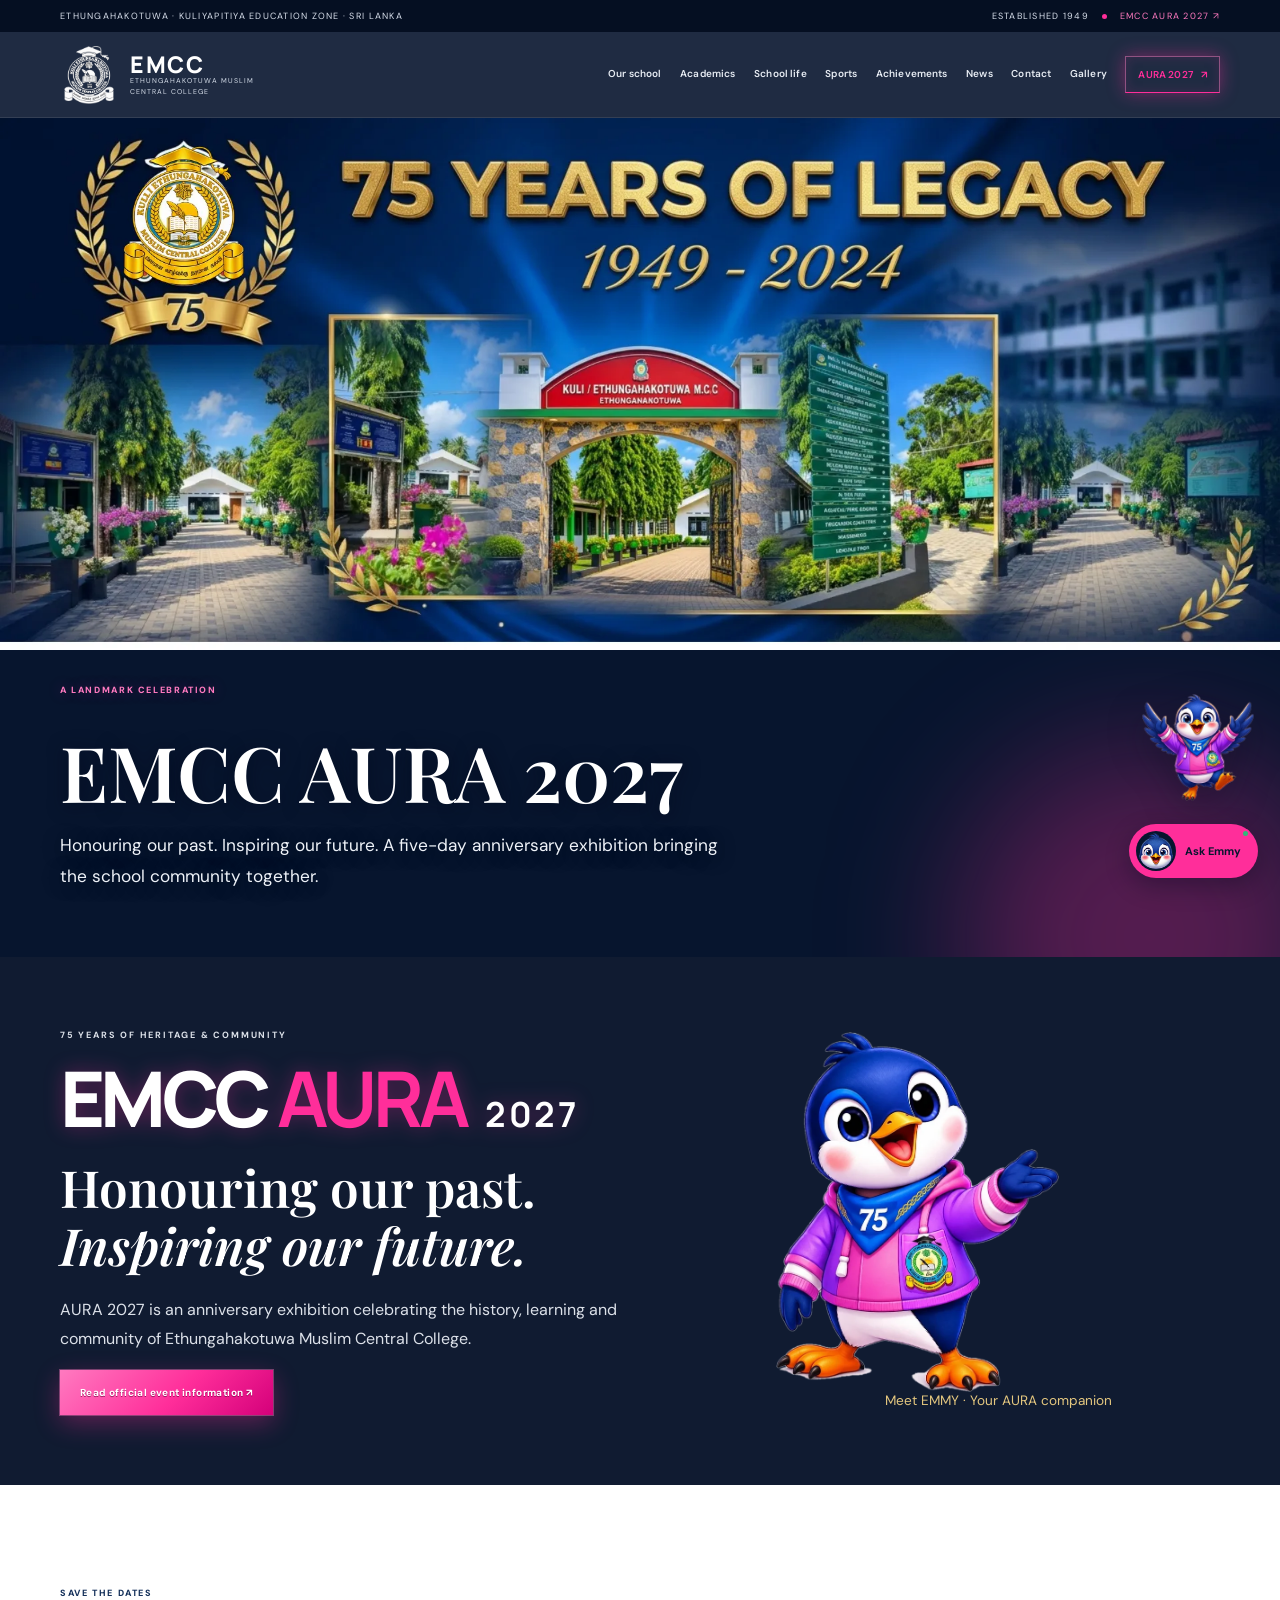
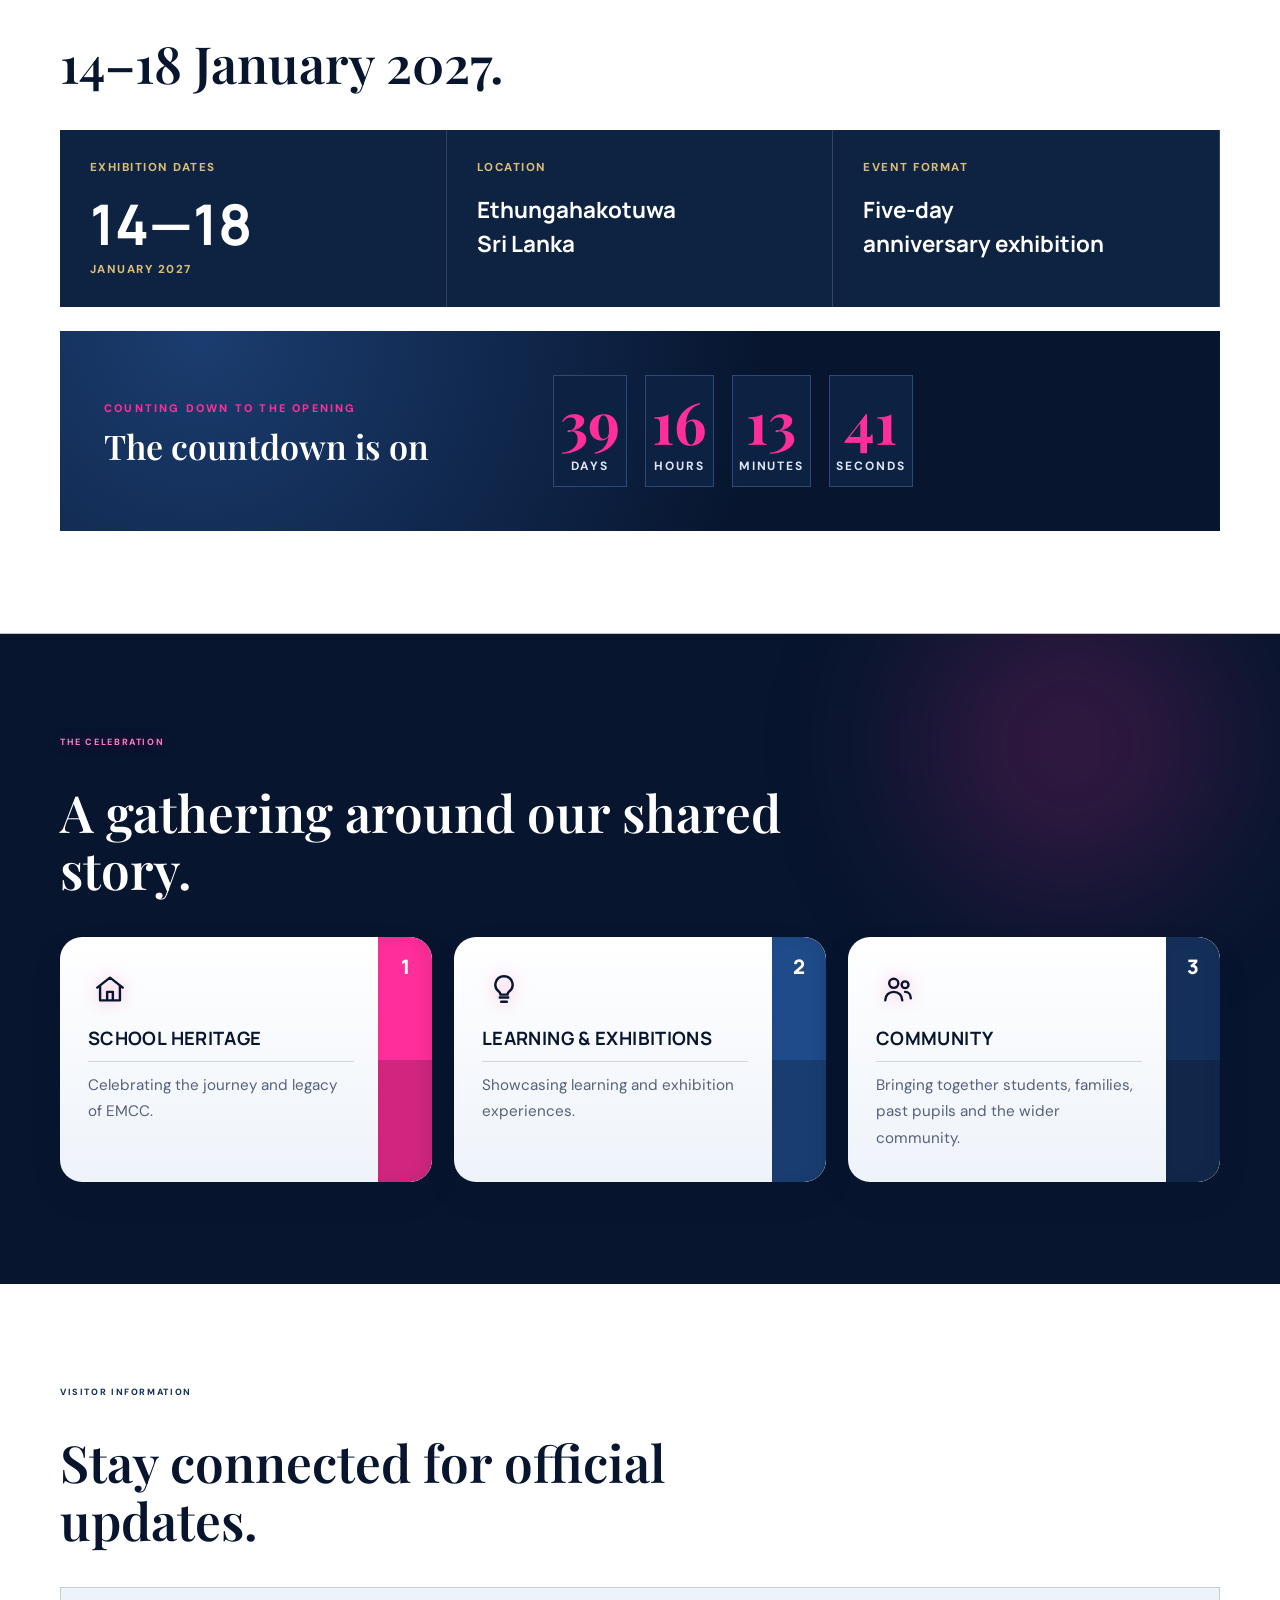
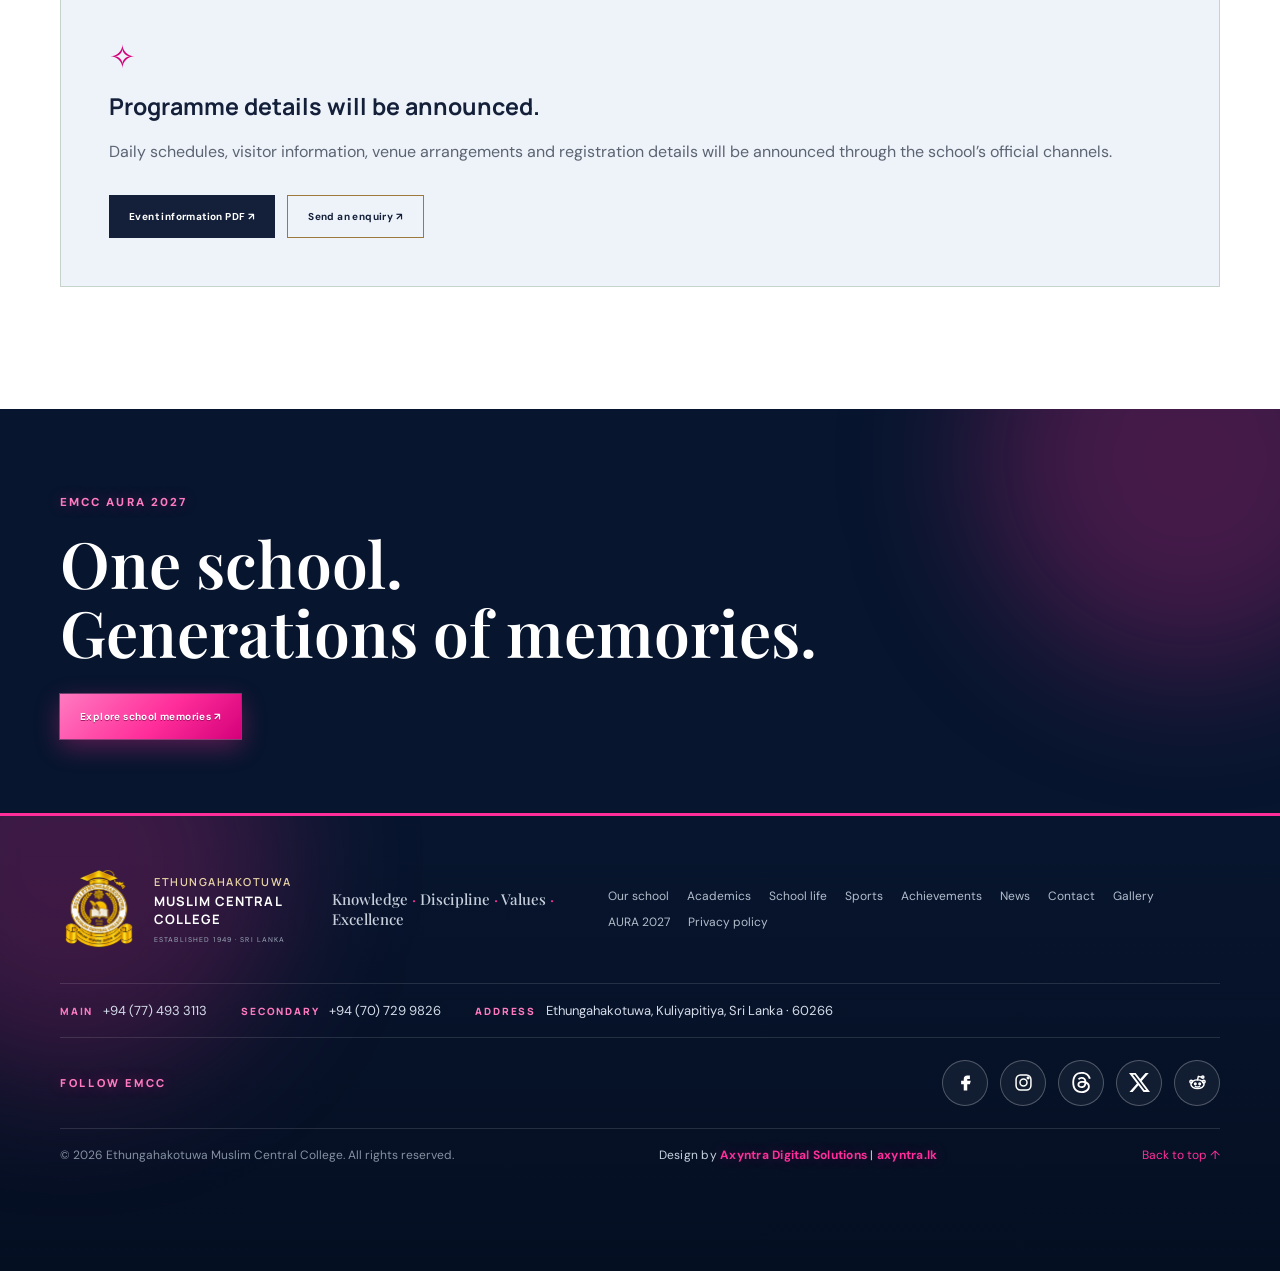
<file: aura-2027.html>
<!doctype html><html lang="en"><head><meta charset="utf-8"><meta name="viewport" content="width=device-width, initial-scale=1"><meta name="theme-color" content="#101b31"><meta name="description" content="EMCC AURA 2027 anniversary exhibition, scheduled for 14–18 January 2027 in Ethungahakotuwa."><meta property="og:type" content="website"><meta property="og:title" content="AURA 2027 | EMCC"><meta property="og:description" content="EMCC AURA 2027 anniversary exhibition, scheduled for 14–18 January 2027 in Ethungahakotuwa."><meta property="og:image" content="assets/Gallery/school-gateway.webp"><link rel="preconnect" href="https://fonts.googleapis.com"><link rel="preconnect" href="https://fonts.gstatic.com" crossorigin><link href="https://fonts.googleapis.com/css2?family=DM+Sans:wght@400;500;600;700&family=Manrope:wght@400;500;600;700;800&family=Playfair+Display:wght@500;600;700&display=swap" rel="stylesheet"><link rel="stylesheet" href="styles.css"><link rel="stylesheet" href="pages.css"><link rel="icon" href="assets/school-crest-white.webp" type="image/webp"><title>AURA 2027 | Ethungahakotuwa Muslim Central College</title><link rel="stylesheet" href="theme.css"><link rel="stylesheet" href="royal.css"><link rel="stylesheet" href="upgrade.css">
</head><body id="top"><a class="skip-link" href="#main">Skip to content</a><div class="topline"><span>ETHUNGAHAKOTUWA · KULIYAPITIYA EDUCATION ZONE · SRI LANKA</span><span class="topline-right">ESTABLISHED 1949 <i></i> <a href="aura-2027.html">EMCC AURA 2027 ↗</a></span></div>
<header class="site-header"><a class="brand" href="index.html" aria-label="EMCC home"><img src="assets/school-crest-white.webp" alt="EMCC school crest"><span><b>EMCC</b><small>ETHUNGAHAKOTUWA MUSLIM<br>CENTRAL COLLEGE</small></span></a><button class="menu-toggle" aria-label="Open navigation" aria-expanded="false" aria-controls="primary-nav"><span></span><span></span></button><nav class="nav" id="primary-nav" aria-label="Main navigation"><a href="our-school.html">Our school</a><a href="academics.html">Academics</a><a href="school-life.html">School life</a><a href="sports.html">Sports</a><a href="achievements.html">Achievements</a><a href="news-events.html">News</a><a href="contact.html">Contact</a><a href="gallery.html">Gallery</a><a class="nav-aura" href="aura-2027.html">AURA 2027 <span>↗</span></a></nav></header><main id="main"><section class="subhero" style="--subhero-image:url('assets/Banner%20M/Aura.webp');--subhero-mobile-image:url('assets/Banner%20M/Responsible Aura.webp')"><div class="wrap subhero-inner"><div class="section-kicker light">A LANDMARK CELEBRATION</div><h1>EMCC AURA 2027</h1><p>Honouring our past. Inspiring our future. A five-day anniversary exhibition bringing the school community together.</p></div></section><section class="aura-page-intro"><div class="wrap aura-page-grid"><div><p class="overline gold">75 YEARS OF HERITAGE & COMMUNITY</p><div class="aura-wordmark">EMCC <b>AURA</b> <span>2027</span></div><h2>Honouring our past.<br><em>Inspiring our future.</em></h2><p>AURA 2027 is an anniversary exhibition celebrating the history, learning and community of Ethungahakotuwa Muslim Central College.</p><a class="btn btn-gold" href="assets/documents/aura-2027-information.pdf" target="_blank" rel="noopener">Read official event information ↗</a></div><div class="aura-emmy"><img src="assets/Mascot/emmy-mascot-t.webp" alt="EMMY, the AURA companion mascot"><span>Meet EMMY · Your AURA companion</span></div></div></section><section class="page-section wrap"><div class="section-kicker">SAVE THE DATES</div><div class="page-heading"><h2>14–18 January 2027.</h2></div><div class="aura-date-card"><div><small>EXHIBITION DATES</small><strong>14—18</strong><span>JANUARY 2027</span></div><div><small>LOCATION</small><b>Ethungahakotuwa<br>Sri Lanka</b></div><div><small>EVENT FORMAT</small><b>Five-day<br>anniversary exhibition</b></div></div><div class="countdown-panel aura-countdown"><div><small>COUNTING DOWN TO THE OPENING</small><h3 id="aura-countdown-title">The countdown is on</h3></div><div class="countdown"><div><b id="days">--</b><span>Days</span></div><div><b id="hours">--</b><span>Hours</span></div><div><b id="minutes">--</b><span>Minutes</span></div><div><b id="seconds">--</b><span>Seconds</span></div></div></div></section><section class="sec-navy page-section wrap"><div class="section-kicker">THE CELEBRATION</div><div class="page-heading"><h2>A gathering around our shared story.</h2></div><div class="page-card-grid"><article class="page-card pc" style="--c:#ff2e9a"><i class="pc-ico"><svg viewBox="0 0 24 24" aria-hidden="true" fill="none" stroke="currentColor" stroke-width="1.7" stroke-linecap="round" stroke-linejoin="round"><path d="M3 11l9-7 9 7M5 10v10h14V10M10 20v-6h4v6"/></svg></i><h3>School heritage</h3><p>Celebrating the journey and legacy of EMCC.</p><b class="pc-tab">1</b></article><article class="page-card pc" style="--c:#1f4b8a"><i class="pc-ico"><svg viewBox="0 0 24 24" aria-hidden="true" fill="none" stroke="currentColor" stroke-width="1.7" stroke-linecap="round" stroke-linejoin="round"><path d="M9 18h6M10 21h4M12 3a6 6 0 00-3.5 10.9c.7.6 1 1.2 1 2.1h5c0-.9.3-1.5 1-2.1A6 6 0 0012 3z"/></svg></i><h3>Learning & exhibitions</h3><p>Showcasing learning and exhibition experiences.</p><b class="pc-tab">2</b></article><article class="page-card pc" style="--c:#14305a"><i class="pc-ico"><svg viewBox="0 0 24 24" aria-hidden="true" fill="none" stroke="currentColor" stroke-width="1.7" stroke-linecap="round" stroke-linejoin="round"><circle cx="9" cy="8" r="3.2"/><path d="M3 20c0-3.5 2.7-6 6-6s6 2.5 6 6"/><circle cx="17" cy="9" r="2.4"/><path d="M17 14c2.5 0 4 2 4 4.5"/></svg></i><h3>Community</h3><p>Bringing together students, families, past pupils and the wider community.</p><b class="pc-tab">3</b></article></div></section><section class="page-section wrap"><div class="section-kicker">VISITOR INFORMATION</div><div class="page-heading"><h2>Stay connected for official updates.</h2></div><div class="empty-state"><span>✧</span><h3>Programme details will be announced.</h3><p>Daily schedules, visitor information, venue arrangements and registration details will be announced through the school’s official channels.</p><div class="cta-actions"><a class="btn btn-dark" href="assets/documents/aura-2027-information.pdf" target="_blank" rel="noopener">Event information PDF ↗</a><a class="btn btn-outline" href="mailto:info@emcc.lk?subject=AURA%202027%20Enquiry">Send an enquiry ↗</a></div></div></section><section class="page-cta"><div class="wrap"><p>EMCC AURA 2027</p><h2>One school.<br>Generations of memories.</h2><a class="btn btn-gold" href="gallery.html">Explore school memories ↗</a></div></section></main><button class="chat-launcher" id="chatLauncher" aria-label="Chat with Emmy"><img src="assets/Mascot/emmy-head-t.webp" alt=""><span>Ask Emmy</span><i></i></button><aside class="chat-panel" id="chatPanel" aria-label="Emmy AI assistant" aria-hidden="true"><div class="chat-head"><img src="assets/Mascot/emmy-head-t.webp" alt=""><div><b>EMMY</b><small>EMCC virtual assistant</small></div><button id="chatClose" aria-label="Close chat">×</button></div><div class="chat-messages" id="chatMessages"><div class="bot-message">Assalamu Alaikum! 👋 I'm Emmy, your EMCC assistant. Ask me about our school or AURA 2027.</div><div class="quick-questions"><button>When is AURA 2027?</button><button>Where is the school?</button><button>Tell me about EMCC</button></div></div><form class="chat-form" id="chatForm"><input id="chatInput" placeholder="Ask Emmy a question…" autocomplete="off" required aria-label="Your question"><button aria-label="Send message">➤</button></form><div class="chat-foot">Emmy answers from verified school information. For anything else, please contact the school office.</div></aside><script src="chat-widget.js" defer></script><img class="aura-mascot-float" src="assets/Mascot/emmy-flying-t.webp" alt="Aura mascot" loading="lazy" decoding="async"><footer class="site-footer"><div class="wrap footer-main"><div class="footer-brand"><img src="assets/school-crest-gold.webp" alt="EMCC gold school crest"><div><b>ETHUNGAHAKOTUWA</b><strong>MUSLIM CENTRAL COLLEGE</strong><small>ESTABLISHED 1949 · SRI LANKA</small></div></div><div class="footer-motto">Knowledge <i>·</i> Discipline <i>·</i> Values <i>·</i> Excellence</div><div class="footer-nav"><a href="our-school.html">Our school</a><a href="academics.html">Academics</a><a href="school-life.html">School life</a><a href="sports.html">Sports</a><a href="achievements.html">Achievements</a><a href="news-events.html">News</a><a href="contact.html">Contact</a><a href="gallery.html">Gallery</a><a href="aura-2027.html">AURA 2027</a><a href="privacy.html">Privacy policy</a></div></div><div class="wrap footer-contact"><a href="tel:+94774933113"><b>Main</b> +94 (77) 493 3113</a><a href="tel:+94707299826"><b>Secondary</b> +94 (70) 729 9826</a><a href="https://www.google.com/maps/place/Kuli%2FEthungahakotuwa+Muslim+Centerl+College/@7.400384,80.0364067,16z/data=!4m10!1m2!2m1!1sKuli%2FEthungahakotuwa+Muslim+Centerl+College!3m6!1s0x3ae2d08b5b11f65b:0x762022c1cf31a4d7!8m2!3d7.4001712!4d80.0373497!15sCitLdWxpL0V0aHVuZ2FoYWtvdHV3YSBNdXNsaW0gQ2VudHJhbCBDb2xsZWdlkgERZ292ZXJubWVudF9zY2hvb2zgAQA!16s%2Fg%2F11b5z_q0w5?entry=ttu&amp;g_ep=EgoyMDI2MTExNy4wIKXMDSoASAFQAw%3D%3D" target="_blank" rel="noopener"><b>Address</b> Ethungahakotuwa, Kuliyapitiya, Sri Lanka · 60266</a></div><div class="wrap footer-social-row"><span class="fs-label">FOLLOW EMCC</span><div class="fs-icons"><a href="https://www.facebook.com/share/1A5jmkpmfi/" target="_blank" rel="noopener" aria-label="EMCC on Facebook" title="Facebook"><svg viewBox="0 0 24 24" aria-hidden="true" fill="currentColor" stroke="none"><path d="M14 8h3V4h-3a4 4 0 00-4 4v2H7v4h3v7h4v-7h3l1-4h-4V8z"/></svg></a><a href="https://www.instagram.com/emcc.lk/" target="_blank" rel="noopener" aria-label="EMCC on Instagram" title="Instagram"><svg viewBox="0 0 24 24" aria-hidden="true" fill="none" stroke="currentColor" stroke-width="1.7" stroke-linecap="round" stroke-linejoin="round"><rect x="3.5" y="3.5" width="17" height="17" rx="5"/><circle cx="12" cy="12" r="4"/><circle cx="17.3" cy="6.7" r="1" fill="currentColor"/></svg></a><a href="https://www.threads.com/@emcc.lk" target="_blank" rel="noopener" aria-label="EMCC on Threads" title="Threads"><svg viewBox="0 0 24 24" aria-hidden="true" fill="currentColor" stroke="none"><path d="M12.186 24h-.007c-3.581-.024-6.334-1.205-8.184-3.509C2.35 18.44 1.5 15.586 1.472 12.01v-.017c.03-3.579.879-6.43 2.525-8.482C5.845 1.205 8.6.024 12.18 0h.014c2.746.02 5.043.725 6.826 2.098 1.677 1.29 2.858 3.13 3.509 5.467l-2.04.569c-1.104-3.96-3.898-5.984-8.304-6.015-2.91.022-5.11.936-6.54 2.717C4.307 6.504 3.616 8.914 3.589 12c.027 3.086.718 5.496 2.057 7.164 1.43 1.783 3.631 2.698 6.54 2.717 2.623-.02 4.358-.631 5.8-2.045 1.647-1.613 1.618-3.593 1.09-4.798-.31-.71-.873-1.3-1.634-1.75-.192 1.352-.622 2.446-1.284 3.272-.886 1.102-2.14 1.704-3.73 1.79-1.202.065-2.361-.218-3.259-.801-1.063-.689-1.685-1.74-1.752-2.964-.065-1.19.408-2.285 1.33-3.082.88-.76 2.119-1.207 3.583-1.291a13.853 13.853 0 0 1 3.02.142c-.126-.742-.375-1.332-.75-1.757-.513-.586-1.308-.883-2.359-.89h-.029c-.844 0-1.992.232-2.721 1.32L7.734 7.847c.98-1.454 2.568-2.256 4.478-2.256h.044c3.194.02 5.097 1.975 5.287 5.388.108.046.216.094.321.142 1.49.7 2.58 1.761 3.154 3.07.797 1.82.871 4.79-1.548 7.158-1.85 1.81-4.094 2.628-7.277 2.65Zm1.003-11.69c-.242 0-.487.007-.739.021-1.836.103-2.98.946-2.916 2.143.067 1.256 1.452 1.839 2.784 1.767 1.224-.065 2.818-.543 3.086-3.71a10.5 10.5 0 0 0-2.215-.221z"/></svg></a><a href="https://x.com/home" target="_blank" rel="noopener" aria-label="EMCC on X (Twitter)" title="X (Twitter)"><svg viewBox="0 0 24 24" aria-hidden="true" fill="currentColor" stroke="none"><path d="M18.901 1.153h3.68l-8.04 9.19L24 22.846h-7.406l-5.8-7.584-6.638 7.584H.474l8.6-9.83L0 1.154h7.594l5.243 6.932ZM17.61 20.644h2.039L6.486 3.24H4.298Z"/></svg></a><a href="https://www.reddit.com/user/EMCC_LK/" target="_blank" rel="noopener" aria-label="EMCC on Reddit" title="Reddit"><svg viewBox="0 0 24 24" aria-hidden="true" fill="none" stroke="currentColor" stroke-width="1.7" stroke-linecap="round" stroke-linejoin="round"><ellipse cx="12" cy="14" rx="7.5" ry="5"/><circle cx="9.5" cy="13.5" r=".9" fill="currentColor"/><circle cx="14.5" cy="13.5" r=".9" fill="currentColor"/><path d="M9.5 16.3c1.4 1 3.6 1 5 0M12 9l1-4 4 1"/><circle cx="18" cy="5.8" r="1.3"/><circle cx="4.8" cy="11" r="1.5"/><circle cx="19.2" cy="11" r="1.5"/></svg></a></div></div><div class="wrap footer-bottom"><span>© <span class="current-year" id="year"></span> Ethungahakotuwa Muslim Central College. All rights reserved.</span><span class="footer-credit">Design by <a href="https://axyntra.lk" target="_blank" rel="noopener">Axyntra Digital Solutions</a> | <a href="https://axyntra.lk" target="_blank" rel="noopener">axyntra.lk</a></span><a href="#top" class="to-top">Back to top ↑</a></div></footer><script src="pages.js" defer></script><script src="mascot.js" defer></script></body></html>
</file>
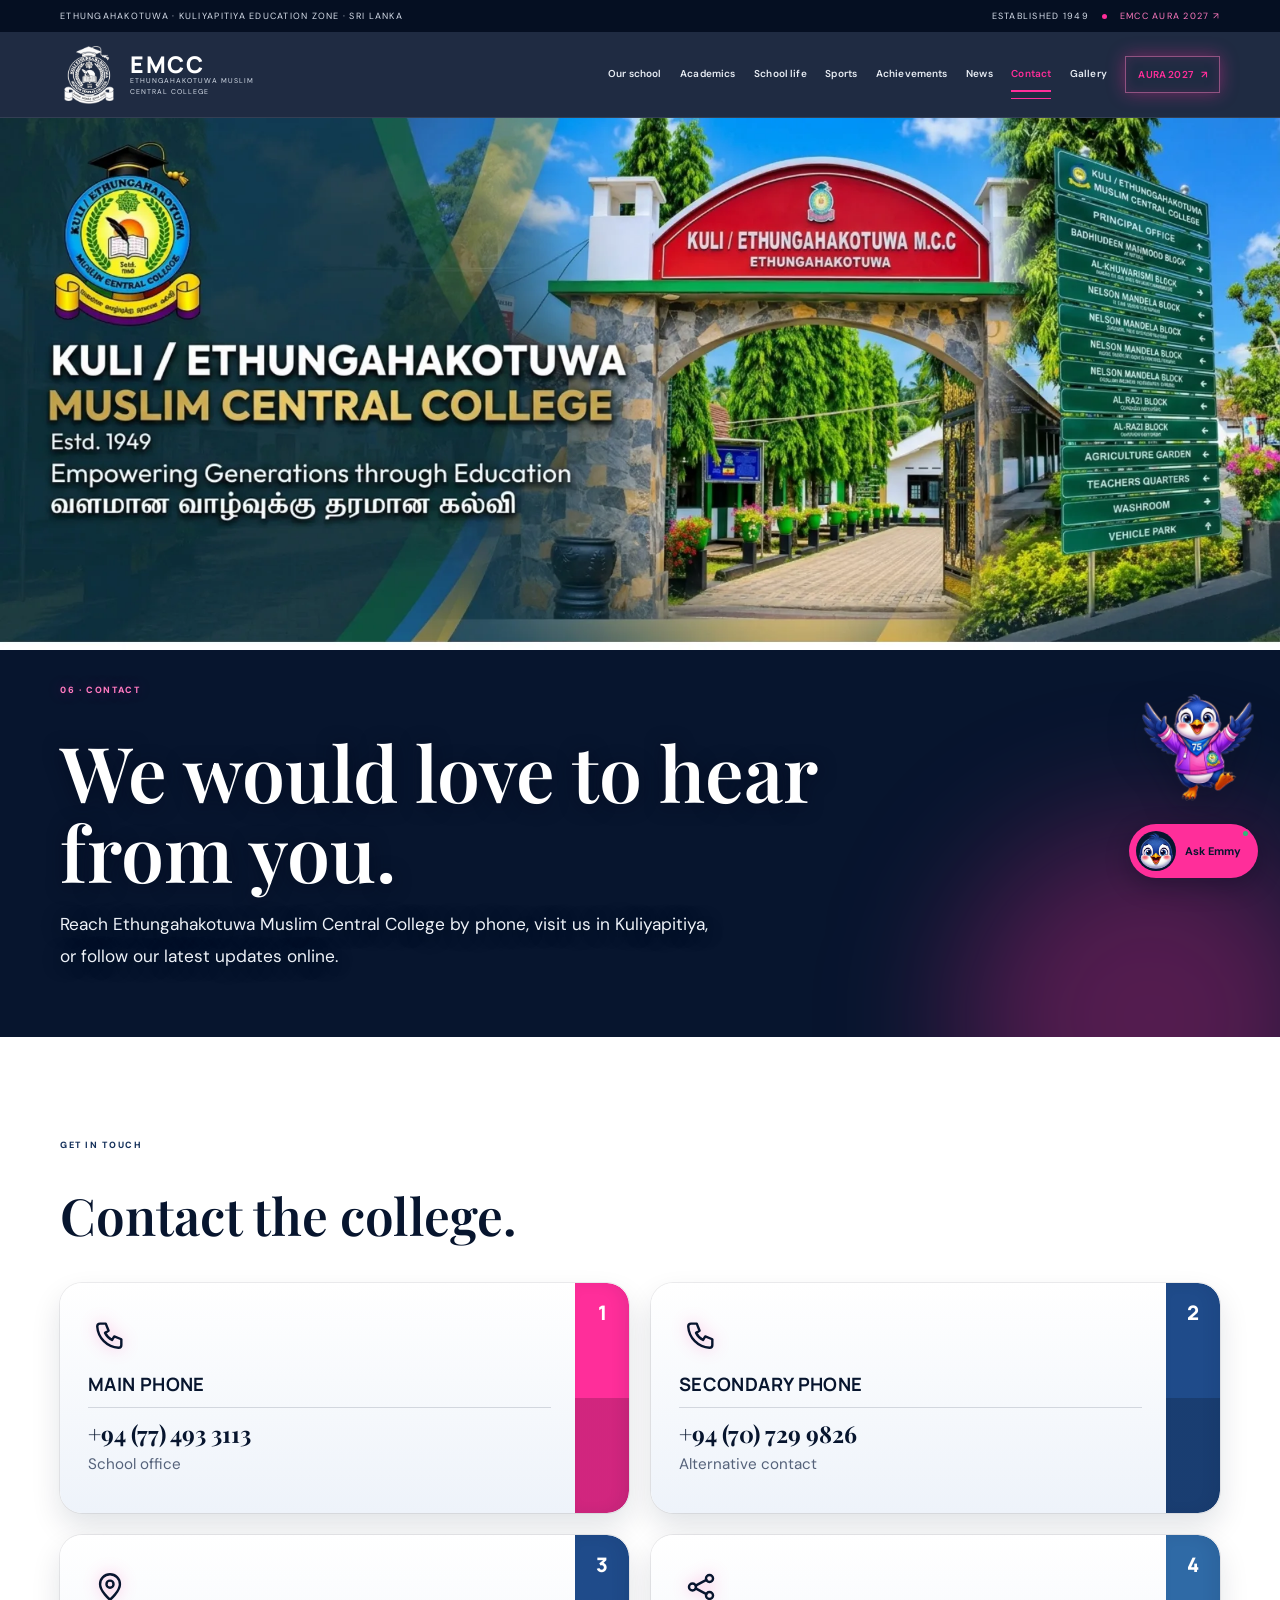
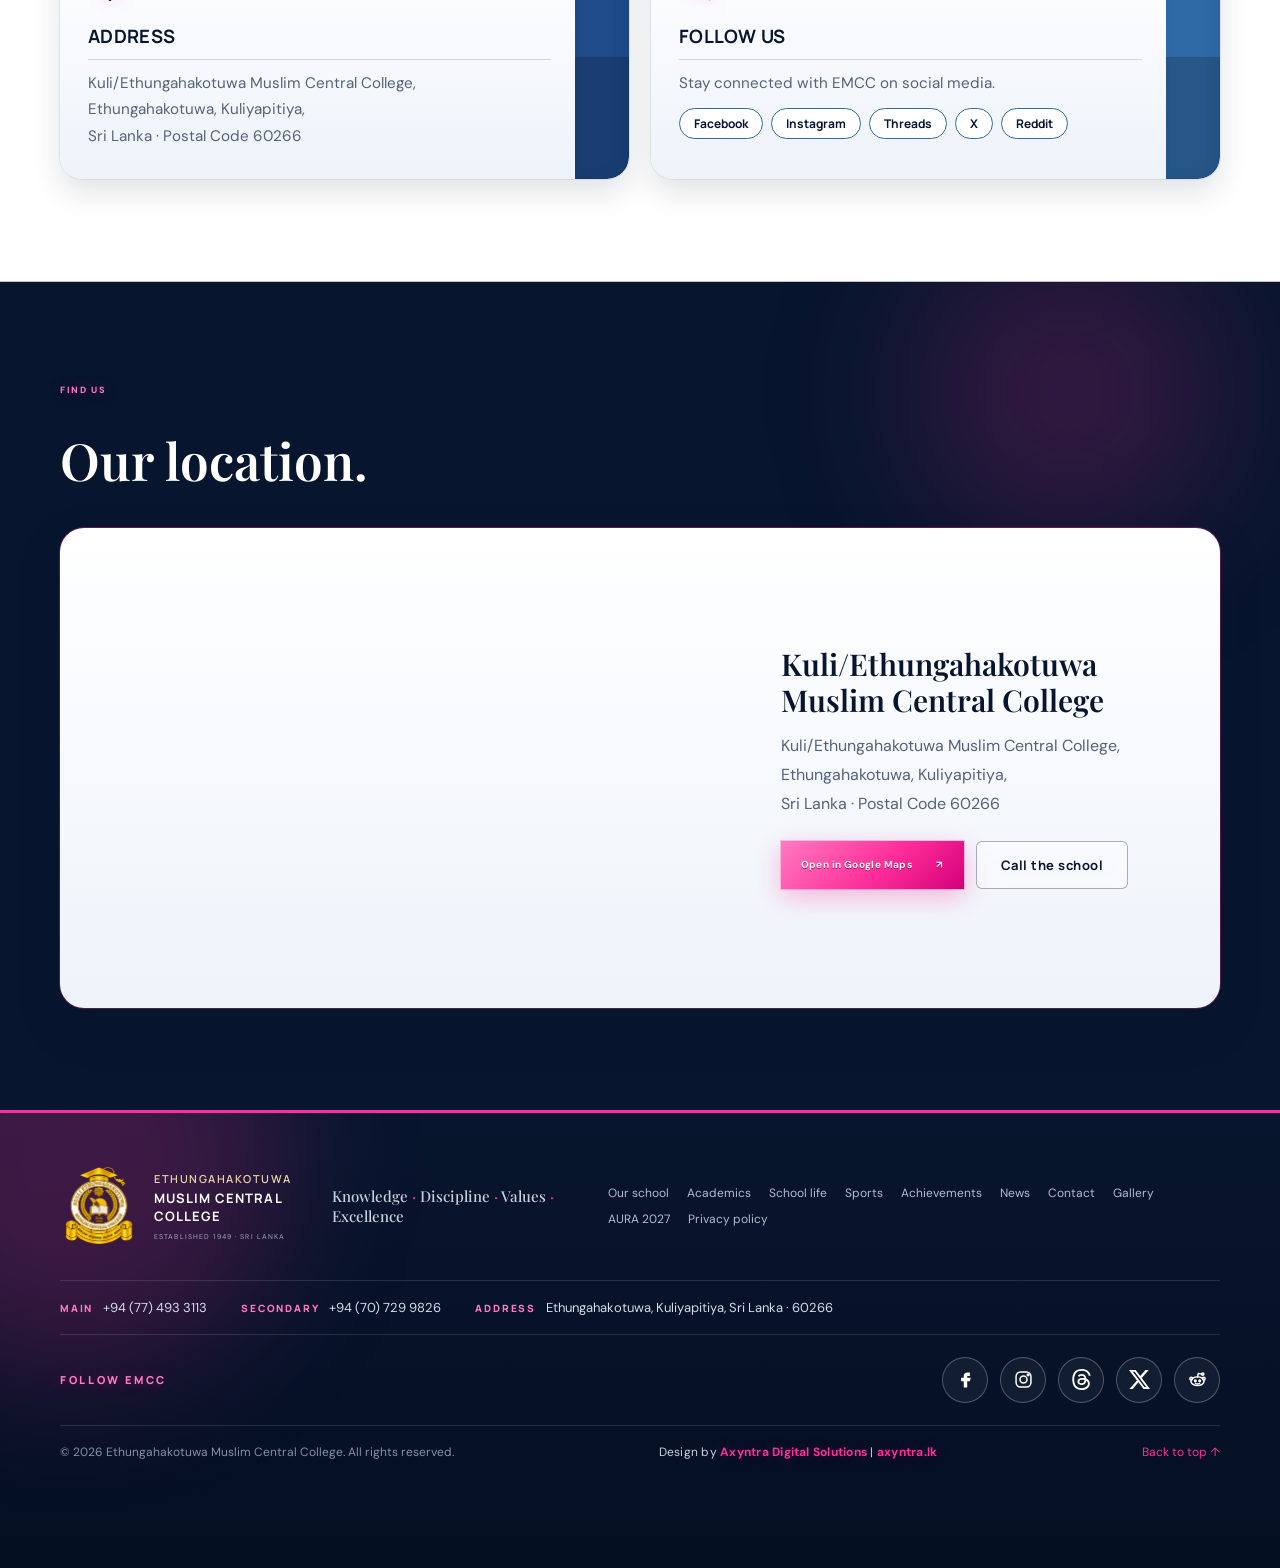
<file: contact.html>
<!DOCTYPE html>

<html lang="en"><head><meta charset="utf-8"/><meta content="width=device-width, initial-scale=1" name="viewport"/><meta content="#101b31" name="theme-color"/><meta content="Contact Ethungahakotuwa Muslim Central College: phone numbers, address, location map and social media." name="description"/><meta content="website" property="og:type"/><meta content="Contact | EMCC" property="og:title"/><meta content="Contact Ethungahakotuwa Muslim Central College: phone numbers, address, location map and social media." property="og:description"/><meta content="assets/Gallery/school-gateway.webp" property="og:image"/><link href="https://fonts.googleapis.com" rel="preconnect"/><link crossorigin="" href="https://fonts.gstatic.com" rel="preconnect"/><link href="https://fonts.googleapis.com/css2?family=DM+Sans:wght@400;500;600;700&amp;family=Manrope:wght@400;500;600;700;800&amp;family=Playfair+Display:wght@500;600;700&amp;display=swap" rel="stylesheet"/><link href="styles.css" rel="stylesheet"/><link href="pages.css" rel="stylesheet"/><link href="assets/school-crest-white.webp" rel="icon" type="image/webp"/><title>Contact | Ethungahakotuwa Muslim Central College</title><link rel="stylesheet" href="theme.css"><link rel="stylesheet" href="royal.css"><link rel="stylesheet" href="upgrade.css">
</head><body id="top"><a class="skip-link" href="#main">Skip to content</a><div class="topline"><span>ETHUNGAHAKOTUWA · KULIYAPITIYA EDUCATION ZONE · SRI LANKA</span><span class="topline-right">ESTABLISHED 1949 <i></i> <a href="aura-2027.html">EMCC AURA 2027 ↗</a></span></div>
<header class="site-header"><a aria-label="EMCC home" class="brand" href="index.html"><img alt="EMCC school crest" src="assets/school-crest-white.webp"/><span><b>EMCC</b><small>ETHUNGAHAKOTUWA MUSLIM<br/>CENTRAL COLLEGE</small></span></a><button aria-controls="primary-nav" aria-expanded="false" aria-label="Open navigation" class="menu-toggle"><span></span><span></span></button><nav aria-label="Main navigation" class="nav" id="primary-nav"><a href="our-school.html">Our school</a><a href="academics.html">Academics</a><a href="school-life.html">School life</a><a href="sports.html">Sports</a><a href="achievements.html">Achievements</a><a href="news-events.html">News</a><a href="contact.html">Contact</a><a href="gallery.html">Gallery</a><a class="nav-aura" href="aura-2027.html">AURA 2027 <span>↗</span></a></nav></header><main id="main"><section class="subhero" style="--subhero-image:url('assets/Banner%20M/Contact.webp');--subhero-mobile-image:url('assets/Banner%20M/Responsible%20Contact.webp')"><div class="wrap subhero-inner"><div class="section-kicker light">06 · CONTACT</div><h1>We would love to hear from you.</h1><p>Reach Ethungahakotuwa Muslim Central College by phone, visit us in Kuliyapitiya, or follow our latest updates online.</p></div></section><section class="page-section wrap"><div class="section-kicker">GET IN TOUCH</div><div class="page-heading"><h2>Contact the college.</h2></div><div class="page-card-grid contact-grid"><article class="page-card pc" style="--c:#ff2e9a"><i class="pc-ico"><svg viewBox="0 0 24 24" aria-hidden="true" fill="none" stroke="currentColor" stroke-width="1.7" stroke-linecap="round" stroke-linejoin="round"><path d="M5 4h4l2 5-2.5 1.5a11 11 0 005 5L15 13l5 2v4a2 2 0 01-2 2A16 16 0 013 6a2 2 0 012-2z"/></svg></i><h3>Main phone</h3><p><a class="big-link" href="tel:+94774933113">+94 (77) 493 3113</a></p><p>School office</p><b class="pc-tab">1</b></article><article class="page-card pc" style="--c:#1f4b8a"><i class="pc-ico"><svg viewBox="0 0 24 24" aria-hidden="true" fill="none" stroke="currentColor" stroke-width="1.7" stroke-linecap="round" stroke-linejoin="round"><path d="M5 4h4l2 5-2.5 1.5a11 11 0 005 5L15 13l5 2v4a2 2 0 01-2 2A16 16 0 013 6a2 2 0 012-2z"/></svg></i><h3>Secondary phone</h3><p><a class="big-link" href="tel:+94707299826">+94 (70) 729 9826</a></p><p>Alternative contact</p><b class="pc-tab">2</b></article><article class="page-card pc" style="--c:#1f4b8a"><i class="pc-ico"><svg viewBox="0 0 24 24" aria-hidden="true" fill="none" stroke="currentColor" stroke-width="1.7" stroke-linecap="round" stroke-linejoin="round"><path d="M12 21s7-6 7-11a7 7 0 10-14 0c0 5 7 11 7 11z"/><circle cx="12" cy="10" r="2.5"/></svg></i><h3>Address</h3><p>Kuli/Ethungahakotuwa Muslim Central College,<br>Ethungahakotuwa, Kuliyapitiya,<br>Sri Lanka · Postal Code 60266</p><b class="pc-tab">3</b></article><article class="page-card pc" style="--c:#2f6aa6"><i class="pc-ico"><svg viewBox="0 0 24 24" aria-hidden="true" fill="none" stroke="currentColor" stroke-width="1.7" stroke-linecap="round" stroke-linejoin="round"><circle cx="6" cy="12" r="2.5"/><circle cx="18" cy="6" r="2.5"/><circle cx="18" cy="18" r="2.5"/><path d="M8.2 11l7.6-4M8.2 13l7.6 4"/></svg></i><h3>Follow us</h3><p>Stay connected with EMCC on social media.</p><p class="soc-links"><a href="https://www.facebook.com/share/1A5jmkpmfi/" target="_blank" rel="noopener">Facebook</a><a href="https://www.instagram.com/emcc.lk/" target="_blank" rel="noopener">Instagram</a><a href="https://www.threads.com/@emcc.lk" target="_blank" rel="noopener">Threads</a><a href="https://x.com/home" target="_blank" rel="noopener">X</a><a href="https://www.reddit.com/user/EMCC_LK/" target="_blank" rel="noopener">Reddit</a></p><b class="pc-tab">4</b></article></div></section><section class="sec-navy page-section wrap"><div class="section-kicker">FIND US</div><div class="page-heading"><h2>Our location.</h2></div><div class="map-card"><iframe title="Map showing Kuli/Ethungahakotuwa Muslim Central College" src="https://www.google.com/maps/embed?pb=!1m18!1m12!1m3!1d3200!2d80.0373497!3d7.4001712!2m3!1f0!2f0!3f0!3m2!1i1024!2i768!4f13.1!3m3!1m2!1s0x3ae2d08b5b11f65b%3A0x762022c1cf31a4d7!2sKuli%2FEthungahakotuwa%20Muslim%20Centerl%20College!5e0!3m2!1sen!2slk!4v1795194419872!5m2!1sen!2slk" width="600" height="450" style="border:0;" allowfullscreen="" loading="lazy" referrerpolicy="strict-origin-when-cross-origin"></iframe><div class="map-info"><h3>Kuli/Ethungahakotuwa Muslim Central College</h3><p>Kuli/Ethungahakotuwa Muslim Central College,<br>Ethungahakotuwa, Kuliyapitiya,<br>Sri Lanka · Postal Code 60266</p><div class="map-actions"><a class="btn btn-gold" href="https://www.google.com/maps/place/Kuli%2FEthungahakotuwa+Muslim+Centerl+College/@7.400384,80.0364067,16z/data=!4m10!1m2!2m1!1sKuli%2FEthungahakotuwa+Muslim+Centerl+College!3m6!1s0x3ae2d08b5b11f65b:0x762022c1cf31a4d7!8m2!3d7.4001712!4d80.0373497!15sCitLdWxpL0V0aHVuZ2FoYWtvdHV3YSBNdXNsaW0gQ2VudHJhbCBDb2xsZWdlkgERZ292ZXJubWVudF9zY2hvb2zgAQA!16s%2Fg%2F11b5z_q0w5?entry=ttu&amp;g_ep=EgoyMDI2MTExNy4wIKXMDSoASAFQAw%3D%3D" target="_blank" rel="noopener">Open in Google Maps <span>↗</span></a><a class="btn btn-ghost-dark" href="tel:+94774933113">Call the school</a></div></div></div></section></main><button aria-label="Chat with Emmy" class="chat-launcher" id="chatLauncher"><img alt="" src="assets/Mascot/emmy-head-t.webp"/><span>Ask Emmy</span><i></i></button><aside aria-hidden="true" aria-label="Emmy AI assistant" class="chat-panel" id="chatPanel"><div class="chat-head"><img alt="" src="assets/Mascot/emmy-head-t.webp"/><div><b>EMMY</b><small>EMCC virtual assistant</small></div><button aria-label="Close chat" id="chatClose">×</button></div><div class="chat-messages" id="chatMessages"><div class="bot-message">Assalamu Alaikum! 👋 I'm Emmy, your EMCC assistant. Ask me about our school or AURA 2027.</div><div class="quick-questions"><button>When is AURA 2027?</button><button>Where is the school?</button><button>Tell me about EMCC</button></div></div><form class="chat-form" id="chatForm"><input aria-label="Your question" autocomplete="off" id="chatInput" placeholder="Ask Emmy a question…" required=""/><button aria-label="Send message">➤</button></form><div class="chat-foot">Emmy answers from verified school information. For anything else, please contact the school office.</div></aside><script defer="" src="chat-widget.js"></script><img alt="Aura mascot" class="aura-mascot-float" decoding="async" loading="lazy" src="assets/Mascot/emmy-flying-t.webp"/><footer class="site-footer"><div class="wrap footer-main"><div class="footer-brand"><img src="assets/school-crest-gold.webp" alt="EMCC gold school crest"><div><b>ETHUNGAHAKOTUWA</b><strong>MUSLIM CENTRAL COLLEGE</strong><small>ESTABLISHED 1949 · SRI LANKA</small></div></div><div class="footer-motto">Knowledge <i>·</i> Discipline <i>·</i> Values <i>·</i> Excellence</div><div class="footer-nav"><a href="our-school.html">Our school</a><a href="academics.html">Academics</a><a href="school-life.html">School life</a><a href="sports.html">Sports</a><a href="achievements.html">Achievements</a><a href="news-events.html">News</a><a href="contact.html">Contact</a><a href="gallery.html">Gallery</a><a href="aura-2027.html">AURA 2027</a><a href="privacy.html">Privacy policy</a></div></div><div class="wrap footer-contact"><a href="tel:+94774933113"><b>Main</b> +94 (77) 493 3113</a><a href="tel:+94707299826"><b>Secondary</b> +94 (70) 729 9826</a><a href="https://www.google.com/maps/place/Kuli%2FEthungahakotuwa+Muslim+Centerl+College/@7.400384,80.0364067,16z/data=!4m10!1m2!2m1!1sKuli%2FEthungahakotuwa+Muslim+Centerl+College!3m6!1s0x3ae2d08b5b11f65b:0x762022c1cf31a4d7!8m2!3d7.4001712!4d80.0373497!15sCitLdWxpL0V0aHVuZ2FoYWtvdHV3YSBNdXNsaW0gQ2VudHJhbCBDb2xsZWdlkgERZ292ZXJubWVudF9zY2hvb2zgAQA!16s%2Fg%2F11b5z_q0w5?entry=ttu&amp;g_ep=EgoyMDI2MTExNy4wIKXMDSoASAFQAw%3D%3D" target="_blank" rel="noopener"><b>Address</b> Ethungahakotuwa, Kuliyapitiya, Sri Lanka · 60266</a></div><div class="wrap footer-social-row"><span class="fs-label">FOLLOW EMCC</span><div class="fs-icons"><a href="https://www.facebook.com/share/1A5jmkpmfi/" target="_blank" rel="noopener" aria-label="EMCC on Facebook" title="Facebook"><svg viewBox="0 0 24 24" aria-hidden="true" fill="currentColor" stroke="none"><path d="M14 8h3V4h-3a4 4 0 00-4 4v2H7v4h3v7h4v-7h3l1-4h-4V8z"/></svg></a><a href="https://www.instagram.com/emcc.lk/" target="_blank" rel="noopener" aria-label="EMCC on Instagram" title="Instagram"><svg viewBox="0 0 24 24" aria-hidden="true" fill="none" stroke="currentColor" stroke-width="1.7" stroke-linecap="round" stroke-linejoin="round"><rect x="3.5" y="3.5" width="17" height="17" rx="5"/><circle cx="12" cy="12" r="4"/><circle cx="17.3" cy="6.7" r="1" fill="currentColor"/></svg></a><a href="https://www.threads.com/@emcc.lk" target="_blank" rel="noopener" aria-label="EMCC on Threads" title="Threads"><svg viewBox="0 0 24 24" aria-hidden="true" fill="currentColor" stroke="none"><path d="M12.186 24h-.007c-3.581-.024-6.334-1.205-8.184-3.509C2.35 18.44 1.5 15.586 1.472 12.01v-.017c.03-3.579.879-6.43 2.525-8.482C5.845 1.205 8.6.024 12.18 0h.014c2.746.02 5.043.725 6.826 2.098 1.677 1.29 2.858 3.13 3.509 5.467l-2.04.569c-1.104-3.96-3.898-5.984-8.304-6.015-2.91.022-5.11.936-6.54 2.717C4.307 6.504 3.616 8.914 3.589 12c.027 3.086.718 5.496 2.057 7.164 1.43 1.783 3.631 2.698 6.54 2.717 2.623-.02 4.358-.631 5.8-2.045 1.647-1.613 1.618-3.593 1.09-4.798-.31-.71-.873-1.3-1.634-1.75-.192 1.352-.622 2.446-1.284 3.272-.886 1.102-2.14 1.704-3.73 1.79-1.202.065-2.361-.218-3.259-.801-1.063-.689-1.685-1.74-1.752-2.964-.065-1.19.408-2.285 1.33-3.082.88-.76 2.119-1.207 3.583-1.291a13.853 13.853 0 0 1 3.02.142c-.126-.742-.375-1.332-.75-1.757-.513-.586-1.308-.883-2.359-.89h-.029c-.844 0-1.992.232-2.721 1.32L7.734 7.847c.98-1.454 2.568-2.256 4.478-2.256h.044c3.194.02 5.097 1.975 5.287 5.388.108.046.216.094.321.142 1.49.7 2.58 1.761 3.154 3.07.797 1.82.871 4.79-1.548 7.158-1.85 1.81-4.094 2.628-7.277 2.65Zm1.003-11.69c-.242 0-.487.007-.739.021-1.836.103-2.98.946-2.916 2.143.067 1.256 1.452 1.839 2.784 1.767 1.224-.065 2.818-.543 3.086-3.71a10.5 10.5 0 0 0-2.215-.221z"/></svg></a><a href="https://x.com/home" target="_blank" rel="noopener" aria-label="EMCC on X (Twitter)" title="X (Twitter)"><svg viewBox="0 0 24 24" aria-hidden="true" fill="currentColor" stroke="none"><path d="M18.901 1.153h3.68l-8.04 9.19L24 22.846h-7.406l-5.8-7.584-6.638 7.584H.474l8.6-9.83L0 1.154h7.594l5.243 6.932ZM17.61 20.644h2.039L6.486 3.24H4.298Z"/></svg></a><a href="https://www.reddit.com/user/EMCC_LK/" target="_blank" rel="noopener" aria-label="EMCC on Reddit" title="Reddit"><svg viewBox="0 0 24 24" aria-hidden="true" fill="none" stroke="currentColor" stroke-width="1.7" stroke-linecap="round" stroke-linejoin="round"><ellipse cx="12" cy="14" rx="7.5" ry="5"/><circle cx="9.5" cy="13.5" r=".9" fill="currentColor"/><circle cx="14.5" cy="13.5" r=".9" fill="currentColor"/><path d="M9.5 16.3c1.4 1 3.6 1 5 0M12 9l1-4 4 1"/><circle cx="18" cy="5.8" r="1.3"/><circle cx="4.8" cy="11" r="1.5"/><circle cx="19.2" cy="11" r="1.5"/></svg></a></div></div><div class="wrap footer-bottom"><span>© <span class="current-year" id="year"></span> Ethungahakotuwa Muslim Central College. All rights reserved.</span><span class="footer-credit">Design by <a href="https://axyntra.lk" target="_blank" rel="noopener">Axyntra Digital Solutions</a> | <a href="https://axyntra.lk" target="_blank" rel="noopener">axyntra.lk</a></span><a href="#top" class="to-top">Back to top ↑</a></div></footer><script defer="" src="pages.js"></script><script src="mascot.js" defer></script></body></html>
</file>
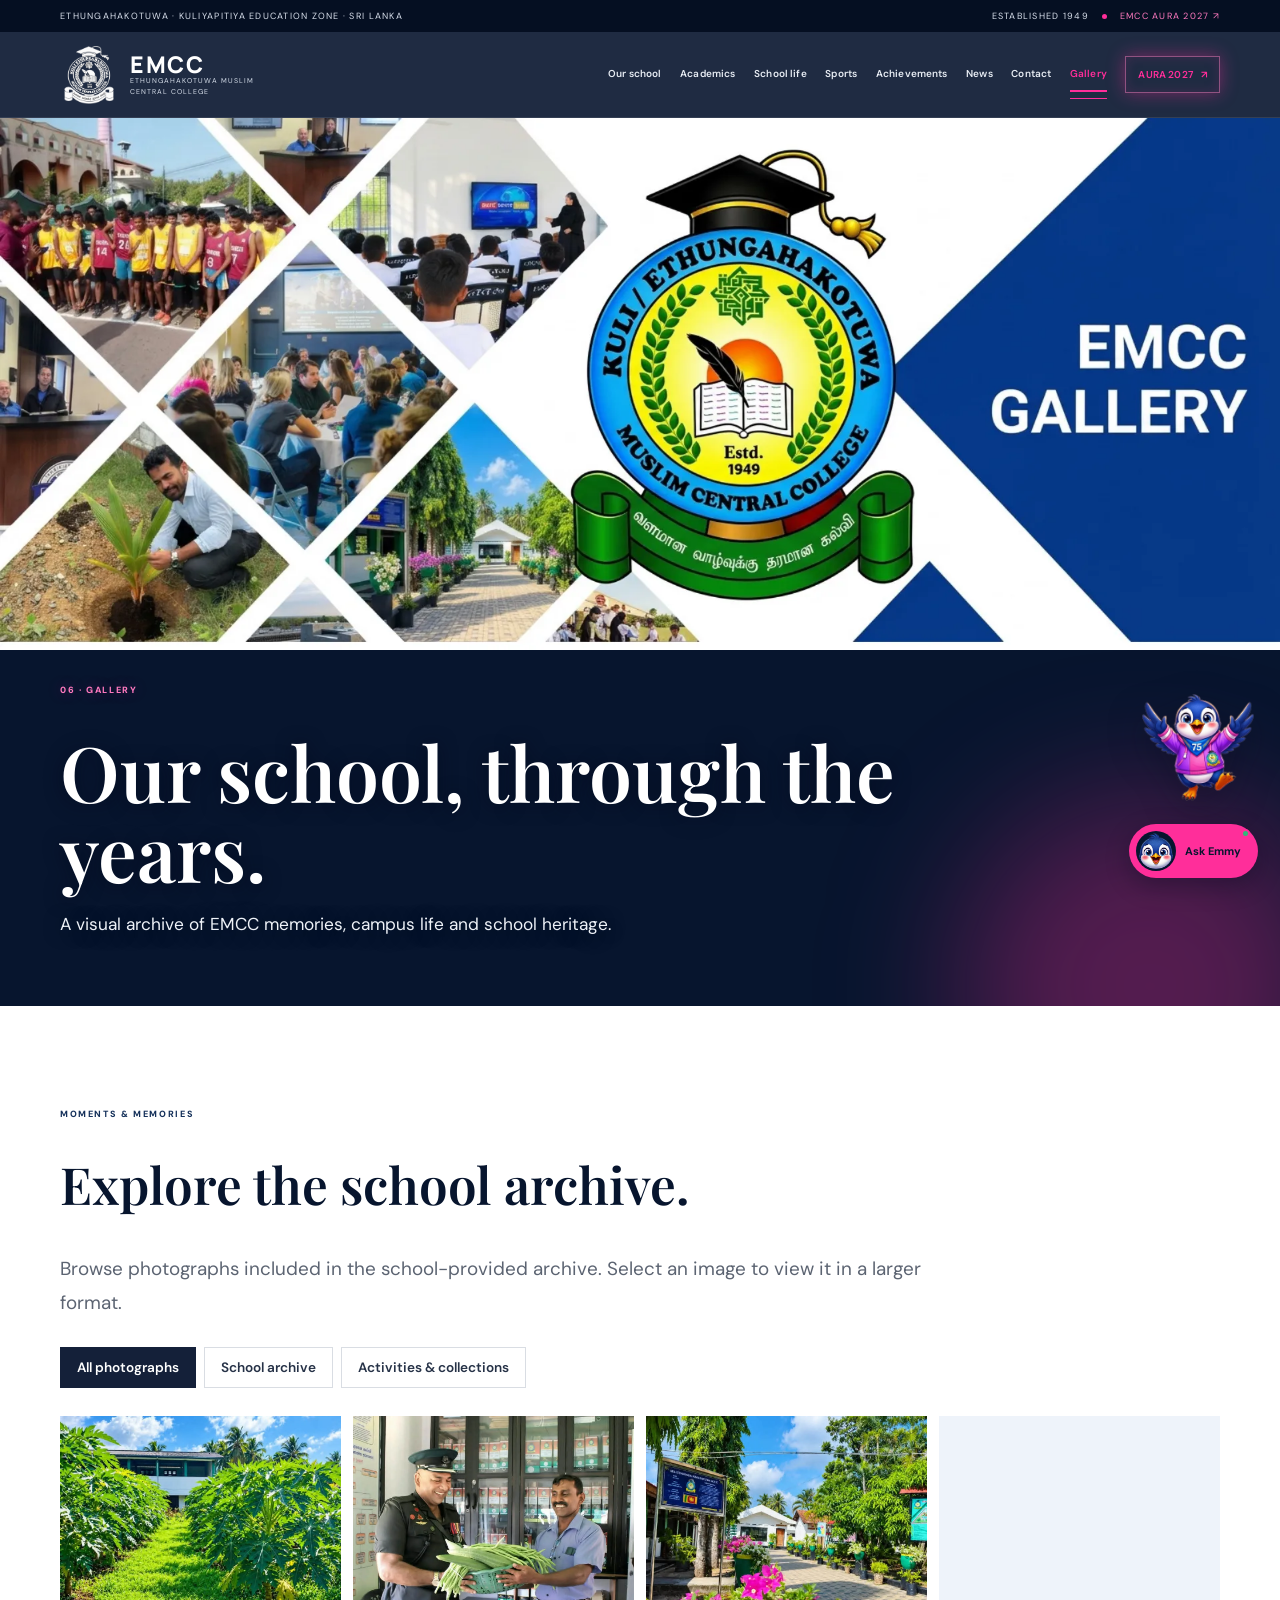
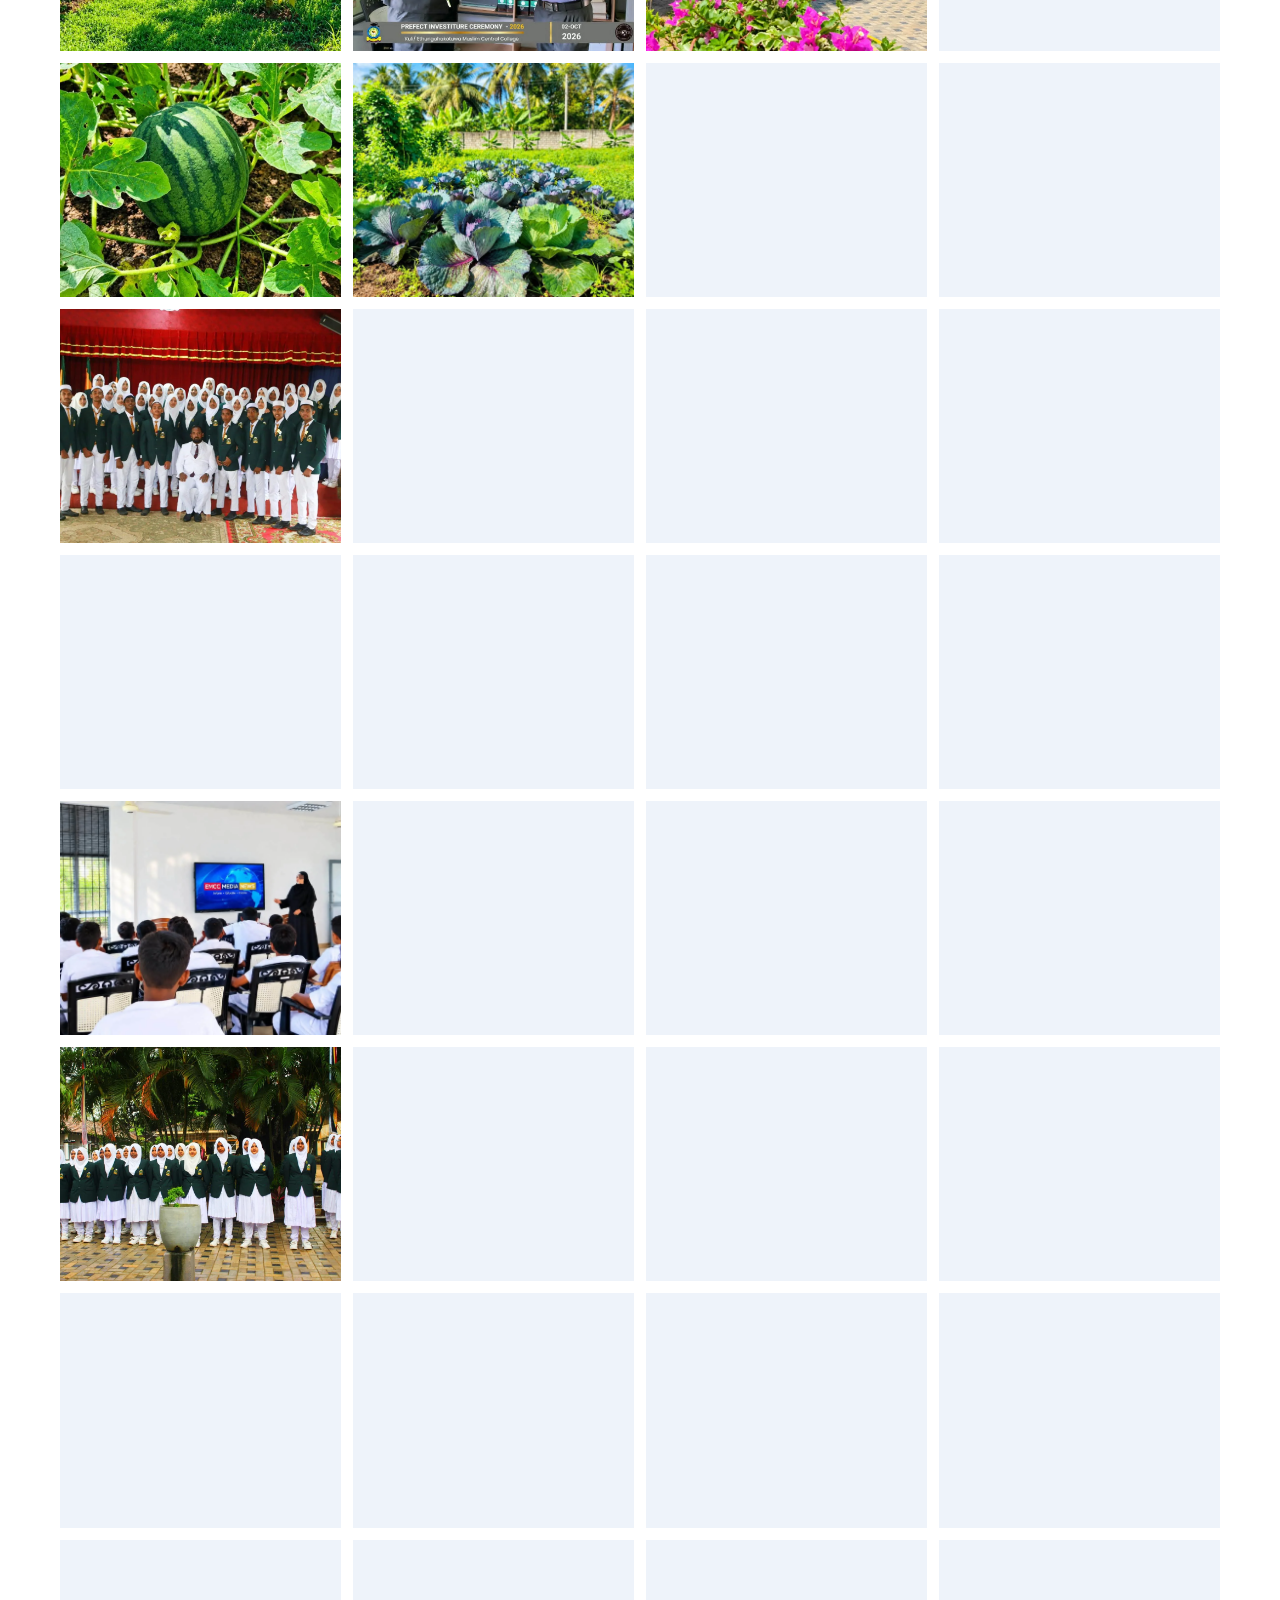
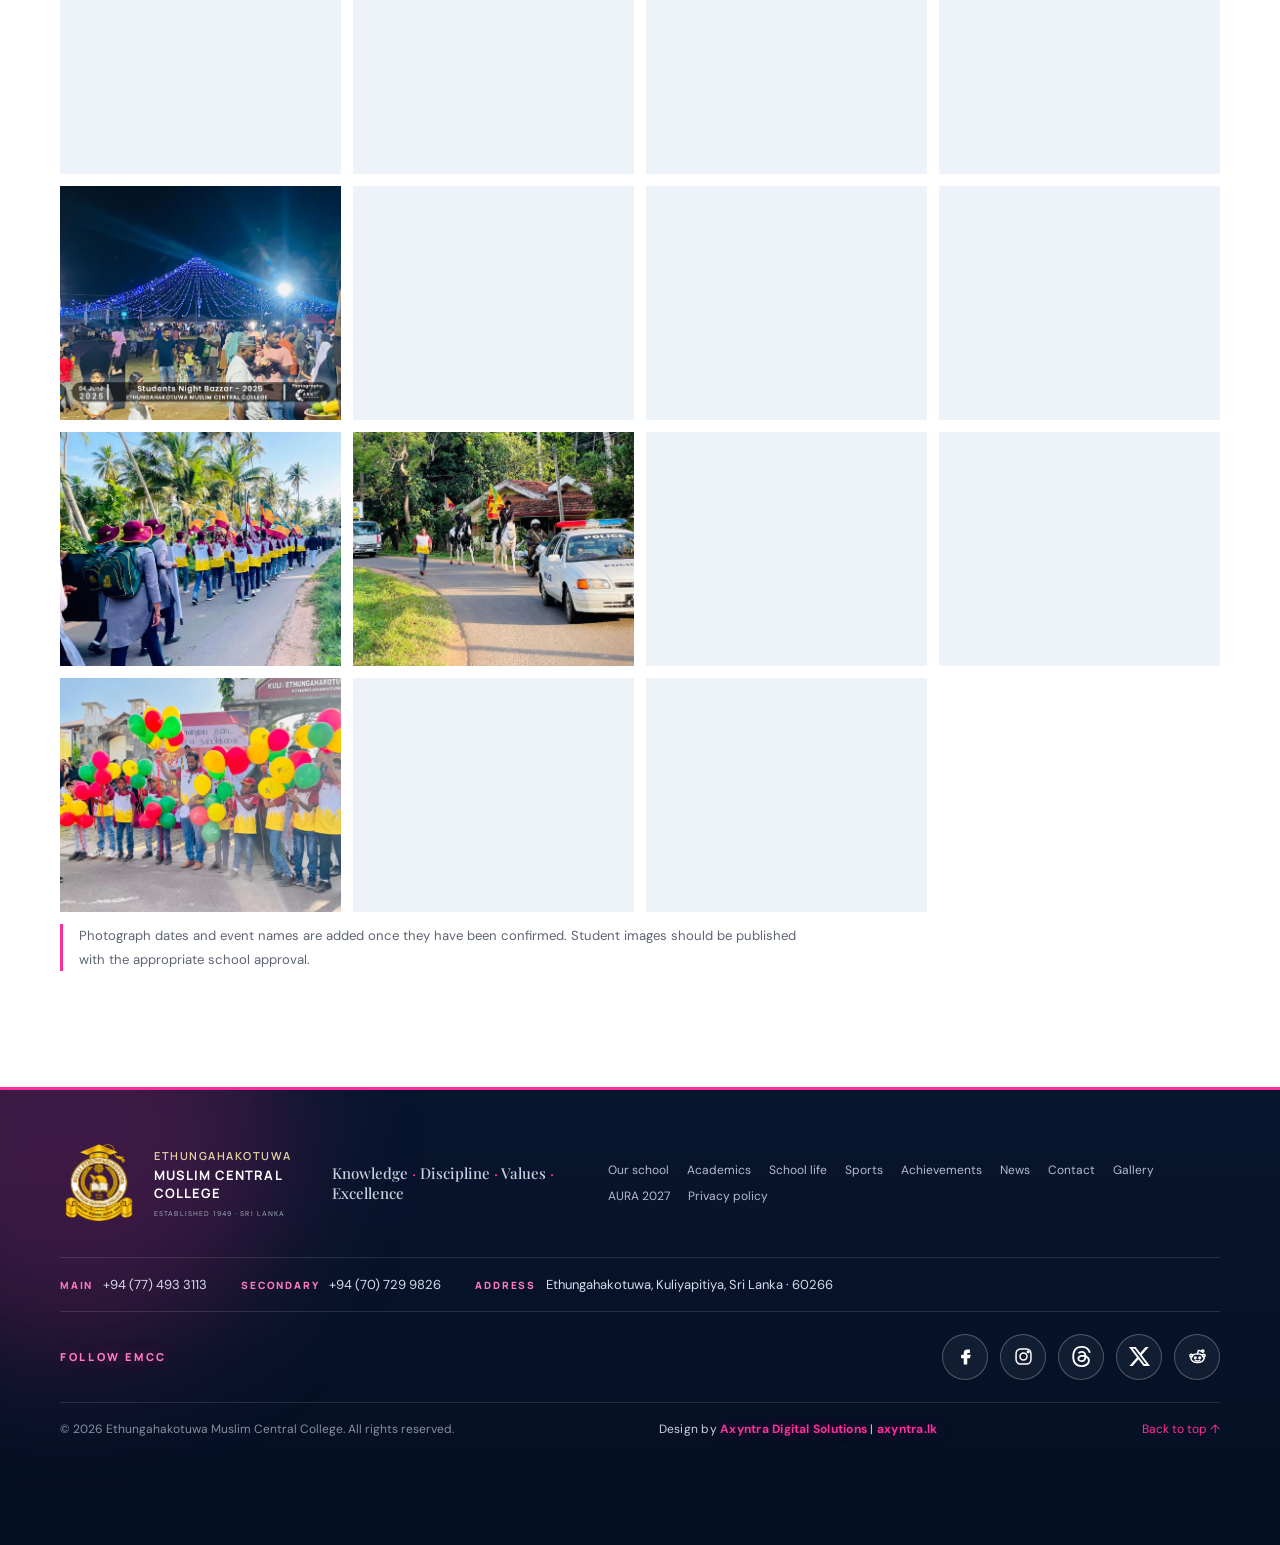
<file: gallery.html>
<!doctype html><html lang="en"><head><meta charset="utf-8"><meta name="viewport" content="width=device-width, initial-scale=1"><meta name="theme-color" content="#101b31"><meta name="description" content="Browse historical photographs and school memories from the EMCC archive."><meta property="og:type" content="website"><meta property="og:title" content="Gallery | EMCC"><meta property="og:description" content="Browse historical photographs and school memories from the EMCC archive."><meta property="og:image" content="assets/Gallery/school-gateway.webp"><link rel="preconnect" href="https://fonts.googleapis.com"><link rel="preconnect" href="https://fonts.gstatic.com" crossorigin><link href="https://fonts.googleapis.com/css2?family=DM+Sans:wght@400;500;600;700&family=Manrope:wght@400;500;600;700;800&family=Playfair+Display:wght@500;600;700&display=swap" rel="stylesheet"><link rel="stylesheet" href="styles.css"><link rel="stylesheet" href="pages.css"><link rel="icon" href="assets/school-crest-white.webp" type="image/webp"><title>Gallery | Ethungahakotuwa Muslim Central College</title><link rel="stylesheet" href="theme.css"><link rel="stylesheet" href="royal.css"><link rel="stylesheet" href="upgrade.css">
</head><body id="top"><a class="skip-link" href="#main">Skip to content</a><div class="topline"><span>ETHUNGAHAKOTUWA · KULIYAPITIYA EDUCATION ZONE · SRI LANKA</span><span class="topline-right">ESTABLISHED 1949 <i></i> <a href="aura-2027.html">EMCC AURA 2027 ↗</a></span></div>
<header class="site-header"><a class="brand" href="index.html" aria-label="EMCC home"><img src="assets/school-crest-white.webp" alt="EMCC school crest"><span><b>EMCC</b><small>ETHUNGAHAKOTUWA MUSLIM<br>CENTRAL COLLEGE</small></span></a><button class="menu-toggle" aria-label="Open navigation" aria-expanded="false" aria-controls="primary-nav"><span></span><span></span></button><nav class="nav" id="primary-nav" aria-label="Main navigation"><a href="our-school.html">Our school</a><a href="academics.html">Academics</a><a href="school-life.html">School life</a><a href="sports.html">Sports</a><a href="achievements.html">Achievements</a><a href="news-events.html">News</a><a href="contact.html">Contact</a><a href="gallery.html">Gallery</a><a class="nav-aura" href="aura-2027.html">AURA 2027 <span>↗</span></a></nav></header><main id="main"><section class="subhero" style="--subhero-image:url('assets/Banner%20M/Gallery.webp');--subhero-mobile-image:url('assets/Banner%20M/Responsible Gallery.webp')"><div class="wrap subhero-inner"><div class="section-kicker light">06 · GALLERY</div><h1>Our school, through the years.</h1><p>A visual archive of EMCC memories, campus life and school heritage.</p></div></section><section class="page-section wrap"><div class="section-kicker">MOMENTS & MEMORIES</div><div class="page-heading"><h2>Explore the school archive.</h2></div><p class="lead">Browse photographs included in the school-provided archive. Select an image to view it in a larger format.</p><div class="gallery-filter" role="group" aria-label="Filter gallery"><button class="active" data-filter="all">All photographs</button><button data-filter="archive">School archive</button><button data-filter="gallery">Activities &amp; collections</button></div><div class="page-gallery" id="page-gallery"><button class="page-gallery-item" data-kind="gallery" data-caption="Farm activities photograph 01" aria-label="View Farm activities photograph 01"><img src="assets/Gallery/Farm/archive-16.webp" alt="Farm activities photograph 01" loading="lazy" decoding="async"></button><button class="page-gallery-item" data-kind="gallery" data-caption="Farm activities photograph 02" aria-label="View Farm activities photograph 02"><img src="assets/Gallery/Farm/archive-19.webp" alt="Farm activities photograph 02" loading="lazy" decoding="async"></button><button class="page-gallery-item" data-kind="gallery" data-caption="Farm activities photograph 03" aria-label="View Farm activities photograph 03"><img src="assets/Gallery/Farm/archive-23.webp" alt="Farm activities photograph 03" loading="lazy" decoding="async"></button><button class="page-gallery-item" data-kind="gallery" data-caption="Farm activities photograph 04" aria-label="View Farm activities photograph 04"><img src="assets/Gallery/Farm/archive-27.webp" alt="Farm activities photograph 04" loading="lazy" decoding="async"></button><button class="page-gallery-item" data-kind="gallery" data-caption="Farm activities photograph 05" aria-label="View Farm activities photograph 05"><img src="assets/Gallery/Farm/archive-33.webp" alt="Farm activities photograph 05" loading="lazy" decoding="async"></button><button class="page-gallery-item" data-kind="gallery" data-caption="Farm activities photograph 06" aria-label="View Farm activities photograph 06"><img src="assets/Gallery/Farm/archive-37.webp" alt="Farm activities photograph 06" loading="lazy" decoding="async"></button><button class="page-gallery-item" data-kind="archive" data-caption="School gallery photograph 07" aria-label="View School gallery photograph 07"><img src="assets/Gallery/Secondary.webp" alt="School gallery photograph 07" loading="lazy" decoding="async"></button><button class="page-gallery-item" data-kind="archive" data-caption="School gallery photograph 08" aria-label="View School gallery photograph 08"><img src="assets/Gallery/Zxx.webp" alt="School gallery photograph 08" loading="lazy" decoding="async"></button><button class="page-gallery-item" data-kind="archive" data-caption="School gallery photograph 09" aria-label="View School gallery photograph 09"><img src="assets/Gallery/advanced level.webp" alt="School gallery photograph 09" loading="lazy" decoding="async"></button><button class="page-gallery-item" data-kind="archive" data-caption="School gallery photograph 10" aria-label="View School gallery photograph 10"><img src="assets/Gallery/advanced-level-education.webp" alt="School gallery photograph 10" loading="lazy" decoding="async"></button><button class="page-gallery-item" data-kind="archive" data-caption="School gallery photograph 11" aria-label="View School gallery photograph 11"><img src="assets/Gallery/archive-09.webp" alt="School gallery photograph 11" loading="lazy" decoding="async"></button><button class="page-gallery-item" data-kind="archive" data-caption="School gallery photograph 12" aria-label="View School gallery photograph 12"><img src="assets/Gallery/archive-10.webp" alt="School gallery photograph 12" loading="lazy" decoding="async"></button><button class="page-gallery-item" data-kind="archive" data-caption="School gallery photograph 13" aria-label="View School gallery photograph 13"><img src="assets/Gallery/archive-13.webp" alt="School gallery photograph 13" loading="lazy" decoding="async"></button><button class="page-gallery-item" data-kind="archive" data-caption="School gallery photograph 14" aria-label="View School gallery photograph 14"><img src="assets/Gallery/archive-15.webp" alt="School gallery photograph 14" loading="lazy" decoding="async"></button><button class="page-gallery-item" data-kind="archive" data-caption="School gallery photograph 15" aria-label="View School gallery photograph 15"><img src="assets/Gallery/archive-21.webp" alt="School gallery photograph 15" loading="lazy" decoding="async"></button><button class="page-gallery-item" data-kind="archive" data-caption="School gallery photograph 16" aria-label="View School gallery photograph 16"><img src="assets/Gallery/archive-22.webp" alt="School gallery photograph 16" loading="lazy" decoding="async"></button><button class="page-gallery-item" data-kind="archive" data-caption="School gallery photograph 17" aria-label="View School gallery photograph 17"><img src="assets/Gallery/archive-24.webp" alt="School gallery photograph 17" loading="lazy" decoding="async"></button><button class="page-gallery-item" data-kind="archive" data-caption="School gallery photograph 18" aria-label="View School gallery photograph 18"><img src="assets/Gallery/archive-25.webp" alt="School gallery photograph 18" loading="lazy" decoding="async"></button><button class="page-gallery-item" data-kind="archive" data-caption="School gallery photograph 19" aria-label="View School gallery photograph 19"><img src="assets/Gallery/archive-26.webp" alt="School gallery photograph 19" loading="lazy" decoding="async"></button><button class="page-gallery-item" data-kind="archive" data-caption="School gallery photograph 20" aria-label="View School gallery photograph 20"><img src="assets/Gallery/archive-28.webp" alt="School gallery photograph 20" loading="lazy" decoding="async"></button><button class="page-gallery-item" data-kind="archive" data-caption="School gallery photograph 21" aria-label="View School gallery photograph 21"><img src="assets/Gallery/archive-29.webp" alt="School gallery photograph 21" loading="lazy" decoding="async"></button><button class="page-gallery-item" data-kind="archive" data-caption="School gallery photograph 22" aria-label="View School gallery photograph 22"><img src="assets/Gallery/archive-34.webp" alt="School gallery photograph 22" loading="lazy" decoding="async"></button><button class="page-gallery-item" data-kind="archive" data-caption="School gallery photograph 23" aria-label="View School gallery photograph 23"><img src="assets/Gallery/archive-35.webp" alt="School gallery photograph 23" loading="lazy" decoding="async"></button><button class="page-gallery-item" data-kind="archive" data-caption="School gallery photograph 24" aria-label="View School gallery photograph 24"><img src="assets/Gallery/archive-38.webp" alt="School gallery photograph 24" loading="lazy" decoding="async"></button><button class="page-gallery-item" data-kind="archive" data-caption="School gallery photograph 25" aria-label="View School gallery photograph 25"><img src="assets/Gallery/archive-41.webp" alt="School gallery photograph 25" loading="lazy" decoding="async"></button><button class="page-gallery-item" data-kind="archive" data-caption="School gallery photograph 26" aria-label="View School gallery photograph 26"><img src="assets/Gallery/archive-42.webp" alt="School gallery photograph 26" loading="lazy" decoding="async"></button><button class="page-gallery-item" data-kind="archive" data-caption="School gallery photograph 27" aria-label="View School gallery photograph 27"><img src="assets/Gallery/archive-46.webp" alt="School gallery photograph 27" loading="lazy" decoding="async"></button><button class="page-gallery-item" data-kind="archive" data-caption="School gallery photograph 28" aria-label="View School gallery photograph 28"><img src="assets/Gallery/archive-47.webp" alt="School gallery photograph 28" loading="lazy" decoding="async"></button><button class="page-gallery-item" data-kind="archive" data-caption="School gallery photograph 29" aria-label="View School gallery photograph 29"><img src="assets/Gallery/fdef.webp" alt="School gallery photograph 29" loading="lazy" decoding="async"></button><button class="page-gallery-item" data-kind="gallery" data-caption="Night bazaar photograph 30" aria-label="View Night bazaar photograph 30"><img src="assets/Gallery/nigh bazzar/dfdsf.webp" alt="Night bazaar photograph 30" loading="lazy" decoding="async"></button><button class="page-gallery-item" data-kind="gallery" data-caption="Night bazaar photograph 31" aria-label="View Night bazaar photograph 31"><img src="assets/Gallery/nigh bazzar/f.webp" alt="Night bazaar photograph 31" loading="lazy" decoding="async"></button><button class="page-gallery-item" data-kind="gallery" data-caption="Night bazaar photograph 32" aria-label="View Night bazaar photograph 32"><img src="assets/Gallery/nigh bazzar/fsdfa.webp" alt="Night bazaar photograph 32" loading="lazy" decoding="async"></button><button class="page-gallery-item" data-kind="gallery" data-caption="Night bazaar photograph 33" aria-label="View Night bazaar photograph 33"><img src="assets/Gallery/nigh bazzar/sdfasf.webp" alt="Night bazaar photograph 33" loading="lazy" decoding="async"></button><button class="page-gallery-item" data-kind="gallery" data-caption="Night bazaar photograph 34" aria-label="View Night bazaar photograph 34"><img src="assets/Gallery/nigh bazzar/sdffsdfsdf.webp" alt="Night bazaar photograph 34" loading="lazy" decoding="async"></button><button class="page-gallery-item" data-kind="archive" data-caption="School gallery photograph 35" aria-label="View School gallery photograph 35"><img src="assets/Gallery/school-gateway.webp" alt="School gallery photograph 35" loading="lazy" decoding="async"></button><button class="page-gallery-item" data-kind="gallery" data-caption="School activities photograph 36" aria-label="View School activities photograph 36"><img src="assets/Gallery/walk/archive-01.webp" alt="School activities photograph 36" loading="lazy" decoding="async"></button><button class="page-gallery-item" data-kind="gallery" data-caption="School activities photograph 37" aria-label="View School activities photograph 37"><img src="assets/Gallery/walk/archive-02.webp" alt="School activities photograph 37" loading="lazy" decoding="async"></button><button class="page-gallery-item" data-kind="gallery" data-caption="School activities photograph 38" aria-label="View School activities photograph 38"><img src="assets/Gallery/walk/archive-03.webp" alt="School activities photograph 38" loading="lazy" decoding="async"></button><button class="page-gallery-item" data-kind="gallery" data-caption="School activities photograph 39" aria-label="View School activities photograph 39"><img src="assets/Gallery/walk/archive-05.webp" alt="School activities photograph 39" loading="lazy" decoding="async"></button><button class="page-gallery-item" data-kind="gallery" data-caption="School activities photograph 40" aria-label="View School activities photograph 40"><img src="assets/Gallery/walk/archive-06.webp" alt="School activities photograph 40" loading="lazy" decoding="async"></button><button class="page-gallery-item" data-kind="gallery" data-caption="School activities photograph 41" aria-label="View School activities photograph 41"><img src="assets/Gallery/walk/archive-07.webp" alt="School activities photograph 41" loading="lazy" decoding="async"></button><button class="page-gallery-item" data-kind="gallery" data-caption="School activities photograph 42" aria-label="View School activities photograph 42"><img src="assets/Gallery/walk/gallery-01.webp" alt="School activities photograph 42" loading="lazy" decoding="async"></button><button class="page-gallery-item" data-kind="gallery" data-caption="School activities photograph 43" aria-label="View School activities photograph 43"><img src="assets/Gallery/walk/gallery-02.webp" alt="School activities photograph 43" loading="lazy" decoding="async"></button></div><p class="content-note">Photograph dates and event names are added once they have been confirmed. Student images should be published with the appropriate school approval.</p></section><div class="page-lightbox" id="page-lightbox" aria-hidden="true"><button type="button" aria-label="Close image">×</button><img alt="Expanded EMCC photograph"><p></p></div></main><button class="chat-launcher" id="chatLauncher" aria-label="Chat with Emmy"><img src="assets/Mascot/emmy-head-t.webp" alt=""><span>Ask Emmy</span><i></i></button><aside class="chat-panel" id="chatPanel" aria-label="Emmy AI assistant" aria-hidden="true"><div class="chat-head"><img src="assets/Mascot/emmy-head-t.webp" alt=""><div><b>EMMY</b><small>EMCC virtual assistant</small></div><button id="chatClose" aria-label="Close chat">×</button></div><div class="chat-messages" id="chatMessages"><div class="bot-message">Assalamu Alaikum! 👋 I'm Emmy, your EMCC assistant. Ask me about our school or AURA 2027.</div><div class="quick-questions"><button>When is AURA 2027?</button><button>Where is the school?</button><button>Tell me about EMCC</button></div></div><form class="chat-form" id="chatForm"><input id="chatInput" placeholder="Ask Emmy a question…" autocomplete="off" required aria-label="Your question"><button aria-label="Send message">➤</button></form><div class="chat-foot">Emmy answers from verified school information. For anything else, please contact the school office.</div></aside><script src="chat-widget.js" defer></script><img class="aura-mascot-float" src="assets/Mascot/emmy-flying-t.webp" alt="Aura mascot" loading="lazy" decoding="async"><footer class="site-footer"><div class="wrap footer-main"><div class="footer-brand"><img src="assets/school-crest-gold.webp" alt="EMCC gold school crest"><div><b>ETHUNGAHAKOTUWA</b><strong>MUSLIM CENTRAL COLLEGE</strong><small>ESTABLISHED 1949 · SRI LANKA</small></div></div><div class="footer-motto">Knowledge <i>·</i> Discipline <i>·</i> Values <i>·</i> Excellence</div><div class="footer-nav"><a href="our-school.html">Our school</a><a href="academics.html">Academics</a><a href="school-life.html">School life</a><a href="sports.html">Sports</a><a href="achievements.html">Achievements</a><a href="news-events.html">News</a><a href="contact.html">Contact</a><a href="gallery.html">Gallery</a><a href="aura-2027.html">AURA 2027</a><a href="privacy.html">Privacy policy</a></div></div><div class="wrap footer-contact"><a href="tel:+94774933113"><b>Main</b> +94 (77) 493 3113</a><a href="tel:+94707299826"><b>Secondary</b> +94 (70) 729 9826</a><a href="https://www.google.com/maps/place/Kuli%2FEthungahakotuwa+Muslim+Centerl+College/@7.400384,80.0364067,16z/data=!4m10!1m2!2m1!1sKuli%2FEthungahakotuwa+Muslim+Centerl+College!3m6!1s0x3ae2d08b5b11f65b:0x762022c1cf31a4d7!8m2!3d7.4001712!4d80.0373497!15sCitLdWxpL0V0aHVuZ2FoYWtvdHV3YSBNdXNsaW0gQ2VudHJhbCBDb2xsZWdlkgERZ292ZXJubWVudF9zY2hvb2zgAQA!16s%2Fg%2F11b5z_q0w5?entry=ttu&amp;g_ep=EgoyMDI2MTExNy4wIKXMDSoASAFQAw%3D%3D" target="_blank" rel="noopener"><b>Address</b> Ethungahakotuwa, Kuliyapitiya, Sri Lanka · 60266</a></div><div class="wrap footer-social-row"><span class="fs-label">FOLLOW EMCC</span><div class="fs-icons"><a href="https://www.facebook.com/share/1A5jmkpmfi/" target="_blank" rel="noopener" aria-label="EMCC on Facebook" title="Facebook"><svg viewBox="0 0 24 24" aria-hidden="true" fill="currentColor" stroke="none"><path d="M14 8h3V4h-3a4 4 0 00-4 4v2H7v4h3v7h4v-7h3l1-4h-4V8z"/></svg></a><a href="https://www.instagram.com/emcc.lk/" target="_blank" rel="noopener" aria-label="EMCC on Instagram" title="Instagram"><svg viewBox="0 0 24 24" aria-hidden="true" fill="none" stroke="currentColor" stroke-width="1.7" stroke-linecap="round" stroke-linejoin="round"><rect x="3.5" y="3.5" width="17" height="17" rx="5"/><circle cx="12" cy="12" r="4"/><circle cx="17.3" cy="6.7" r="1" fill="currentColor"/></svg></a><a href="https://www.threads.com/@emcc.lk" target="_blank" rel="noopener" aria-label="EMCC on Threads" title="Threads"><svg viewBox="0 0 24 24" aria-hidden="true" fill="currentColor" stroke="none"><path d="M12.186 24h-.007c-3.581-.024-6.334-1.205-8.184-3.509C2.35 18.44 1.5 15.586 1.472 12.01v-.017c.03-3.579.879-6.43 2.525-8.482C5.845 1.205 8.6.024 12.18 0h.014c2.746.02 5.043.725 6.826 2.098 1.677 1.29 2.858 3.13 3.509 5.467l-2.04.569c-1.104-3.96-3.898-5.984-8.304-6.015-2.91.022-5.11.936-6.54 2.717C4.307 6.504 3.616 8.914 3.589 12c.027 3.086.718 5.496 2.057 7.164 1.43 1.783 3.631 2.698 6.54 2.717 2.623-.02 4.358-.631 5.8-2.045 1.647-1.613 1.618-3.593 1.09-4.798-.31-.71-.873-1.3-1.634-1.75-.192 1.352-.622 2.446-1.284 3.272-.886 1.102-2.14 1.704-3.73 1.79-1.202.065-2.361-.218-3.259-.801-1.063-.689-1.685-1.74-1.752-2.964-.065-1.19.408-2.285 1.33-3.082.88-.76 2.119-1.207 3.583-1.291a13.853 13.853 0 0 1 3.02.142c-.126-.742-.375-1.332-.75-1.757-.513-.586-1.308-.883-2.359-.89h-.029c-.844 0-1.992.232-2.721 1.32L7.734 7.847c.98-1.454 2.568-2.256 4.478-2.256h.044c3.194.02 5.097 1.975 5.287 5.388.108.046.216.094.321.142 1.49.7 2.58 1.761 3.154 3.07.797 1.82.871 4.79-1.548 7.158-1.85 1.81-4.094 2.628-7.277 2.65Zm1.003-11.69c-.242 0-.487.007-.739.021-1.836.103-2.98.946-2.916 2.143.067 1.256 1.452 1.839 2.784 1.767 1.224-.065 2.818-.543 3.086-3.71a10.5 10.5 0 0 0-2.215-.221z"/></svg></a><a href="https://x.com/home" target="_blank" rel="noopener" aria-label="EMCC on X (Twitter)" title="X (Twitter)"><svg viewBox="0 0 24 24" aria-hidden="true" fill="currentColor" stroke="none"><path d="M18.901 1.153h3.68l-8.04 9.19L24 22.846h-7.406l-5.8-7.584-6.638 7.584H.474l8.6-9.83L0 1.154h7.594l5.243 6.932ZM17.61 20.644h2.039L6.486 3.24H4.298Z"/></svg></a><a href="https://www.reddit.com/user/EMCC_LK/" target="_blank" rel="noopener" aria-label="EMCC on Reddit" title="Reddit"><svg viewBox="0 0 24 24" aria-hidden="true" fill="none" stroke="currentColor" stroke-width="1.7" stroke-linecap="round" stroke-linejoin="round"><ellipse cx="12" cy="14" rx="7.5" ry="5"/><circle cx="9.5" cy="13.5" r=".9" fill="currentColor"/><circle cx="14.5" cy="13.5" r=".9" fill="currentColor"/><path d="M9.5 16.3c1.4 1 3.6 1 5 0M12 9l1-4 4 1"/><circle cx="18" cy="5.8" r="1.3"/><circle cx="4.8" cy="11" r="1.5"/><circle cx="19.2" cy="11" r="1.5"/></svg></a></div></div><div class="wrap footer-bottom"><span>© <span class="current-year" id="year"></span> Ethungahakotuwa Muslim Central College. All rights reserved.</span><span class="footer-credit">Design by <a href="https://axyntra.lk" target="_blank" rel="noopener">Axyntra Digital Solutions</a> | <a href="https://axyntra.lk" target="_blank" rel="noopener">axyntra.lk</a></span><a href="#top" class="to-top">Back to top ↑</a></div></footer><script src="pages.js" defer></script><script src="mascot.js" defer></script></body></html>
</file>
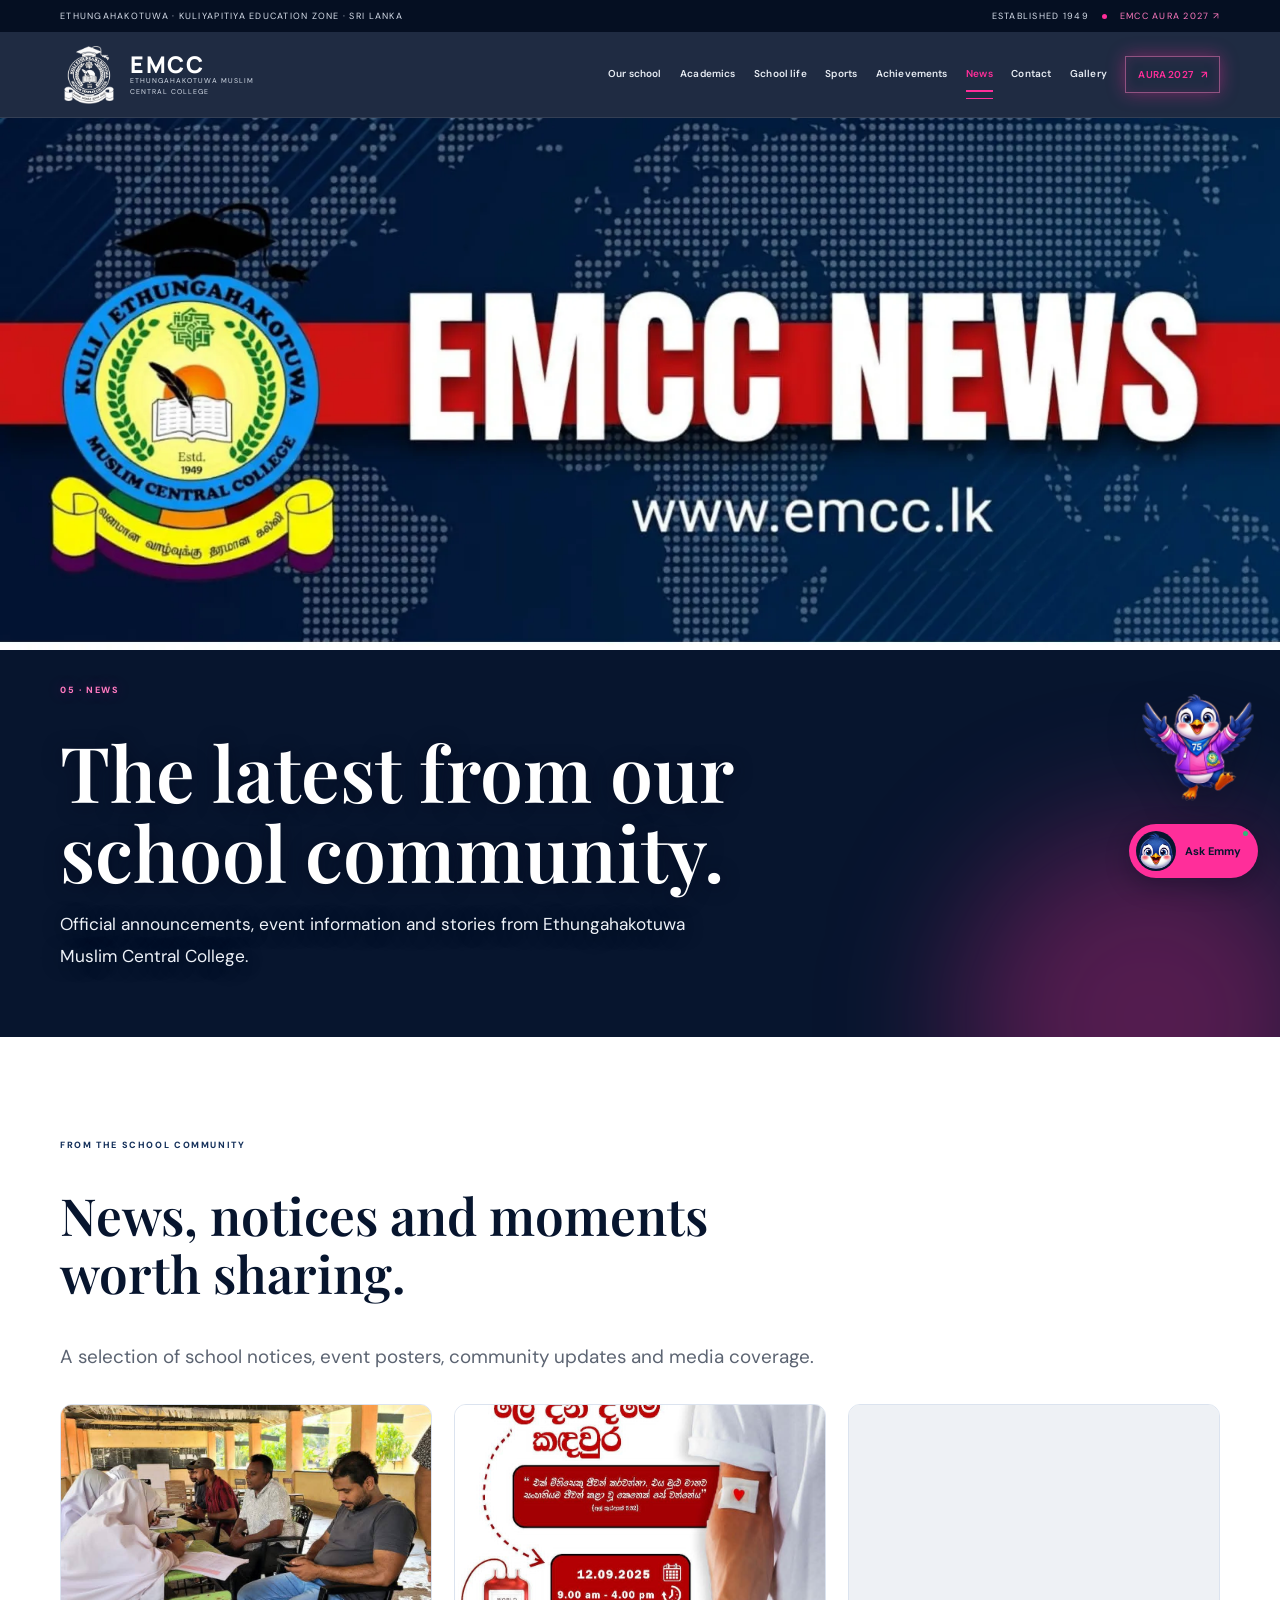
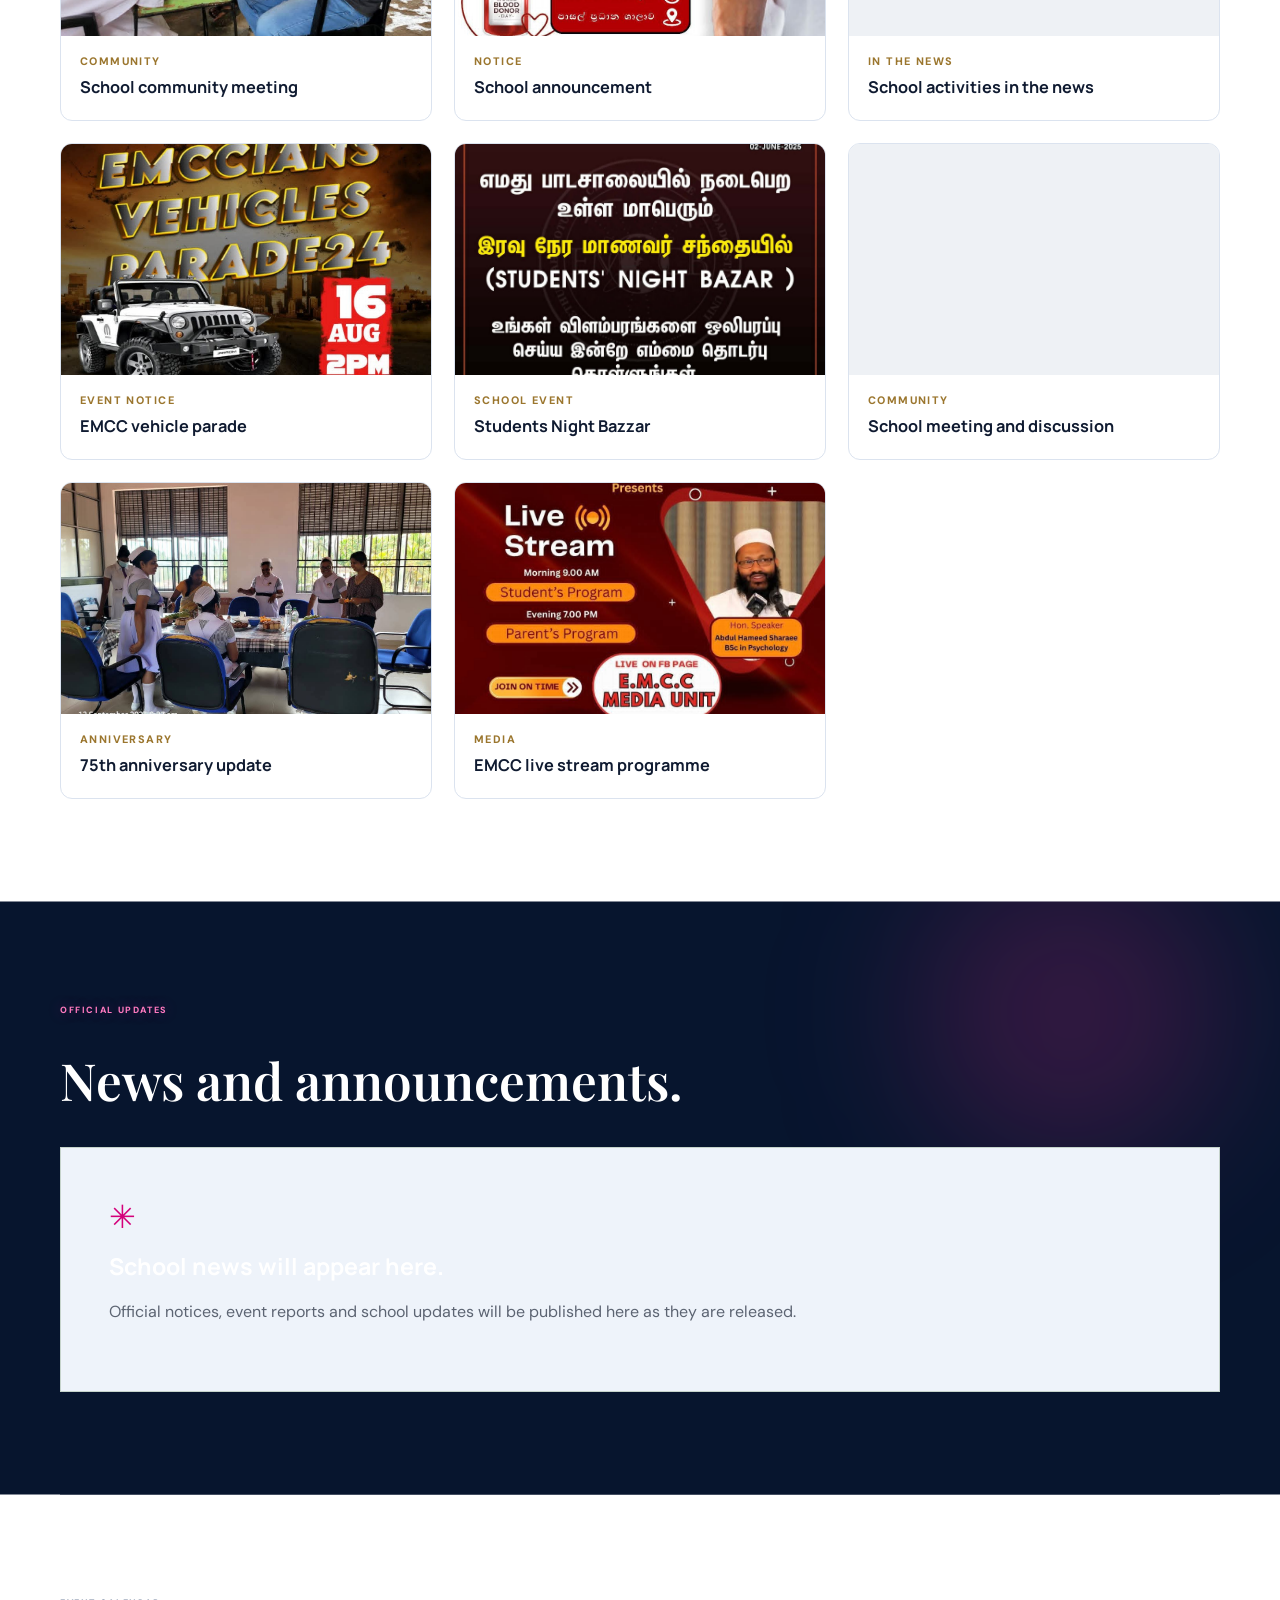
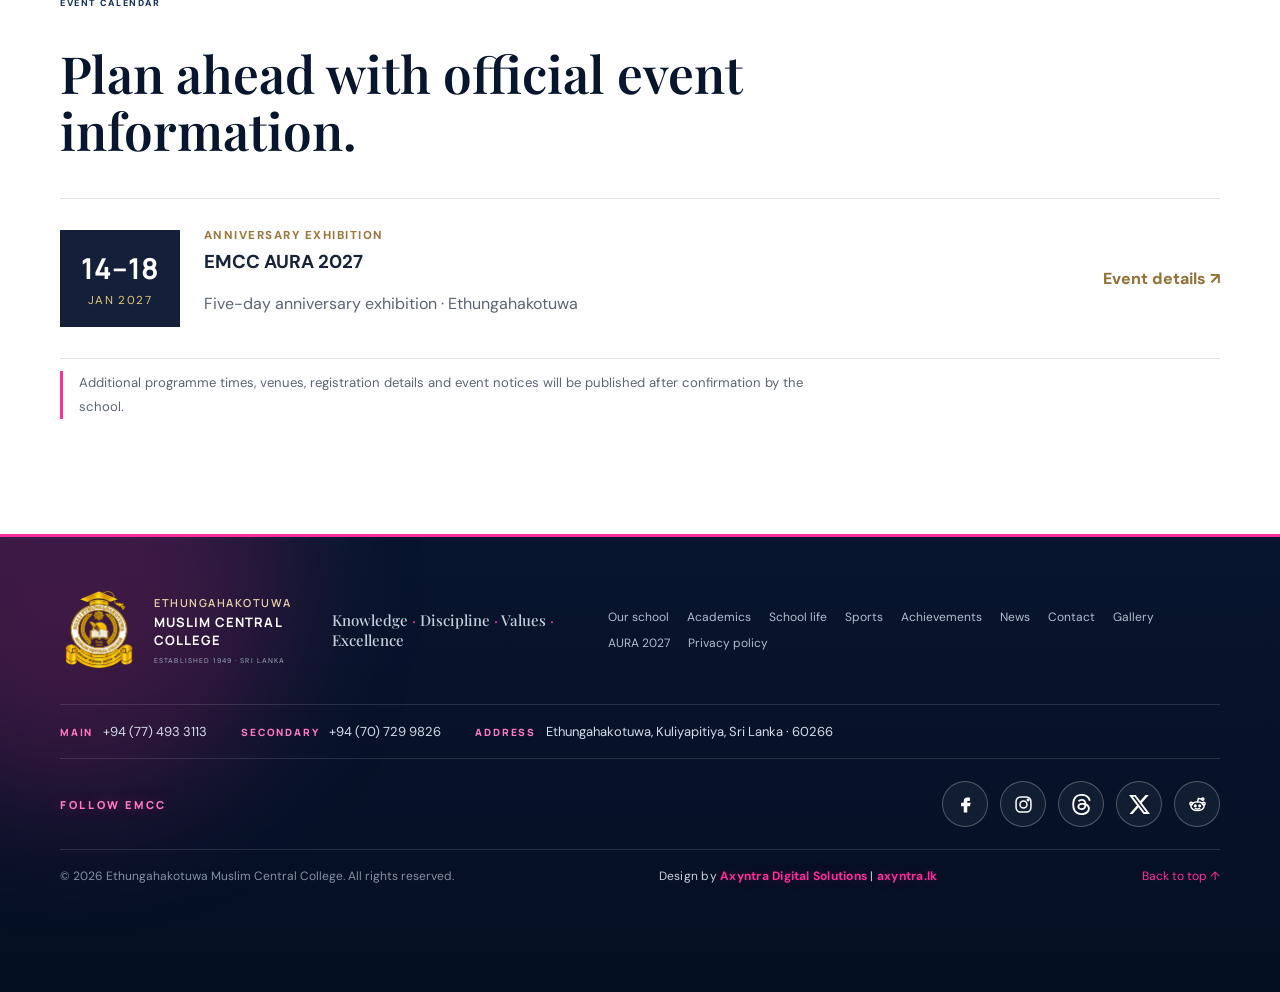
<file: news-events.html>
<!DOCTYPE html>

<html lang="en"><head><meta charset="utf-8"/><meta content="width=device-width, initial-scale=1" name="viewport"/><meta content="#101b31" name="theme-color"/><meta content="Official EMCC news, announcements, event information and the AURA 2027 exhibition." name="description"/><meta content="website" property="og:type"/><meta content="News &amp; Events | EMCC" property="og:title"/><meta content="Official EMCC news, announcements, event information and the AURA 2027 exhibition." property="og:description"/><meta content="assets/Gallery/school-gateway.webp" property="og:image"/><link href="https://fonts.googleapis.com" rel="preconnect"/><link crossorigin="" href="https://fonts.gstatic.com" rel="preconnect"/><link href="https://fonts.googleapis.com/css2?family=DM+Sans:wght@400;500;600;700&amp;family=Manrope:wght@400;500;600;700;800&amp;family=Playfair+Display:wght@500;600;700&amp;display=swap" rel="stylesheet"/><link href="styles.css" rel="stylesheet"/><link href="pages.css" rel="stylesheet"/><link href="assets/school-crest-white.webp" rel="icon" type="image/webp"/><title>News | Ethungahakotuwa Muslim Central College</title><link rel="stylesheet" href="theme.css"><link rel="stylesheet" href="royal.css"><link rel="stylesheet" href="upgrade.css">
</head><body id="top"><a class="skip-link" href="#main">Skip to content</a><div class="topline"><span>ETHUNGAHAKOTUWA · KULIYAPITIYA EDUCATION ZONE · SRI LANKA</span><span class="topline-right">ESTABLISHED 1949 <i></i> <a href="aura-2027.html">EMCC AURA 2027 ↗</a></span></div>
<header class="site-header"><a aria-label="EMCC home" class="brand" href="index.html"><img alt="EMCC school crest" src="assets/school-crest-white.webp"/><span><b>EMCC</b><small>ETHUNGAHAKOTUWA MUSLIM<br/>CENTRAL COLLEGE</small></span></a><button aria-controls="primary-nav" aria-expanded="false" aria-label="Open navigation" class="menu-toggle"><span></span><span></span></button><nav aria-label="Main navigation" class="nav" id="primary-nav"><a href="our-school.html">Our school</a><a href="academics.html">Academics</a><a href="school-life.html">School life</a><a href="sports.html">Sports</a><a href="achievements.html">Achievements</a><a href="news-events.html">News</a><a href="contact.html">Contact</a><a href="gallery.html">Gallery</a><a class="nav-aura" href="aura-2027.html">AURA 2027 <span>↗</span></a></nav></header><main id="main"><section class="subhero" style="--subhero-image:url('assets/Banner%20M/News.webp');--subhero-mobile-image:url('assets/Banner%20M/Responsible News.webp')"><div class="wrap subhero-inner"><div class="section-kicker light">05 · NEWS</div><h1>The latest from our school community.</h1><p>Official announcements, event information and stories from Ethungahakotuwa Muslim Central College.</p></div></section><section class="page-section wrap asset-section"><div class="section-kicker">FROM THE SCHOOL COMMUNITY</div><div class="page-heading"><h2>News, notices and moments worth sharing.</h2></div><p class="lead">A selection of school notices, event posters, community updates and media coverage.</p><div class="asset-story-grid"><article class="asset-story-card"><a class="asset-story-image" href="assets/News/WhatsApp%20Image%202026-11-15%20at%209.42.05%20PM.webp" rel="noopener" target="_blank"><img alt="School community meeting" decoding="async" loading="lazy" src="assets/News/WhatsApp%20Image%202026-11-15%20at%209.42.05%20PM.webp"/></a><div class="asset-story-copy"><span class="asset-story-kicker">COMMUNITY</span><h3>School community meeting</h3></div></article><article class="asset-story-card"><a class="asset-story-image" href="assets/News/WhatsApp%20Image%202026-11-15%20at%209.42.04%20PMdfsdf.webp" rel="noopener" target="_blank"><img alt="School announcement poster" decoding="async" loading="lazy" src="assets/News/WhatsApp%20Image%202026-11-15%20at%209.42.04%20PMdfsdf.webp"/></a><div class="asset-story-copy"><span class="asset-story-kicker">NOTICE</span><h3>School announcement</h3></div></article><article class="asset-story-card"><a class="asset-story-image" href="assets/News/a.webp" rel="noopener" target="_blank"><img alt="Newspaper coverage featuring school activities" decoding="async" loading="lazy" src="assets/News/a.webp"/></a><div class="asset-story-copy"><span class="asset-story-kicker">IN THE NEWS</span><h3>School activities in the news</h3></div></article><article class="asset-story-card"><a class="asset-story-image" href="assets/News/fg.webp" rel="noopener" target="_blank"><img alt="EMCC vehicle parade event poster" decoding="async" loading="lazy" src="assets/News/fg.webp"/></a><div class="asset-story-copy"><span class="asset-story-kicker">EVENT NOTICE</span><h3>EMCC vehicle parade</h3></div></article><article class="asset-story-card"><a class="asset-story-image" href="assets/News/gdg.webp" rel="noopener" target="_blank"><img alt="Students Night Bazzar event poster" decoding="async" loading="lazy" src="assets/News/gdg.webp"/></a><div class="asset-story-copy"><span class="asset-story-kicker">SCHOOL EVENT</span><h3>Students Night Bazzar</h3></div></article><article class="asset-story-card"><a class="asset-story-image" href="assets/News/WhatsApp%20Image%202026-11-15%20at%209.42.04%20PMf.webp" rel="noopener" target="_blank"><img alt="School community meeting" decoding="async" loading="lazy" src="assets/News/WhatsApp%20Image%202026-11-15%20at%209.42.04%20PMf.webp"/></a><div class="asset-story-copy"><span class="asset-story-kicker">COMMUNITY</span><h3>School meeting and discussion</h3></div></article><article class="asset-story-card"><a class="asset-story-image" href="assets/News/WhatsApp%20Image%202026-11-15%20at%209.42.05%20PMfs.webp" rel="noopener" target="_blank"><img alt="School anniversary publication or event poster" decoding="async" loading="lazy" src="assets/News/WhatsApp%20Image%202026-11-15%20at%209.42.05%20PMfs.webp"/></a><div class="asset-story-copy"><span class="asset-story-kicker">ANNIVERSARY</span><h3>75th anniversary update</h3></div></article><article class="asset-story-card"><a class="asset-story-image" href="assets/News/dsfsdfsf.webp" rel="noopener" target="_blank"><img alt="EMCC live stream programme poster" decoding="async" loading="lazy" src="assets/News/dsfsdfsf.webp"/></a><div class="asset-story-copy"><span class="asset-story-kicker">MEDIA</span><h3>EMCC live stream programme</h3></div></article></div></section><section class="sec-navy page-section wrap"><div class="section-kicker">OFFICIAL UPDATES</div><div class="page-heading"><h2>News and announcements.</h2></div><div class="empty-state"><span>✳</span><h3>School news will appear here.</h3><p>Official notices, event reports and school updates will be published here as they are released.</p></div></section><section class="page-section wrap"><div class="section-kicker">EVENT CALENDAR</div><div class="page-heading"><h2>Plan ahead with official event information.</h2></div><div class="event-list"><article><div class="event-date"><b>14–18</b><span>JAN 2027</span></div><div><small>ANNIVERSARY EXHIBITION</small><h3>EMCC AURA 2027</h3><p>Five-day anniversary exhibition · Ethungahakotuwa</p></div><a href="aura-2027.html">Event details ↗</a></article></div><p class="content-note">Additional programme times, venues, registration details and event notices will be published after confirmation by the school.</p></section></main><button aria-label="Chat with Emmy" class="chat-launcher" id="chatLauncher"><img alt="" src="assets/Mascot/emmy-head-t.webp"/><span>Ask Emmy</span><i></i></button><aside aria-hidden="true" aria-label="Emmy AI assistant" class="chat-panel" id="chatPanel"><div class="chat-head"><img alt="" src="assets/Mascot/emmy-head-t.webp"/><div><b>EMMY</b><small>EMCC virtual assistant</small></div><button aria-label="Close chat" id="chatClose">×</button></div><div class="chat-messages" id="chatMessages"><div class="bot-message">Assalamu Alaikum! 👋 I'm Emmy, your EMCC assistant. Ask me about our school or AURA 2027.</div><div class="quick-questions"><button>When is AURA 2027?</button><button>Where is the school?</button><button>Tell me about EMCC</button></div></div><form class="chat-form" id="chatForm"><input aria-label="Your question" autocomplete="off" id="chatInput" placeholder="Ask Emmy a question…" required=""/><button aria-label="Send message">➤</button></form><div class="chat-foot">Emmy answers from verified school information. For anything else, please contact the school office.</div></aside><script defer="" src="chat-widget.js"></script><img alt="Aura mascot" class="aura-mascot-float" decoding="async" loading="lazy" src="assets/Mascot/emmy-flying-t.webp"/><footer class="site-footer"><div class="wrap footer-main"><div class="footer-brand"><img src="assets/school-crest-gold.webp" alt="EMCC gold school crest"><div><b>ETHUNGAHAKOTUWA</b><strong>MUSLIM CENTRAL COLLEGE</strong><small>ESTABLISHED 1949 · SRI LANKA</small></div></div><div class="footer-motto">Knowledge <i>·</i> Discipline <i>·</i> Values <i>·</i> Excellence</div><div class="footer-nav"><a href="our-school.html">Our school</a><a href="academics.html">Academics</a><a href="school-life.html">School life</a><a href="sports.html">Sports</a><a href="achievements.html">Achievements</a><a href="news-events.html">News</a><a href="contact.html">Contact</a><a href="gallery.html">Gallery</a><a href="aura-2027.html">AURA 2027</a><a href="privacy.html">Privacy policy</a></div></div><div class="wrap footer-contact"><a href="tel:+94774933113"><b>Main</b> +94 (77) 493 3113</a><a href="tel:+94707299826"><b>Secondary</b> +94 (70) 729 9826</a><a href="https://www.google.com/maps/place/Kuli%2FEthungahakotuwa+Muslim+Centerl+College/@7.400384,80.0364067,16z/data=!4m10!1m2!2m1!1sKuli%2FEthungahakotuwa+Muslim+Centerl+College!3m6!1s0x3ae2d08b5b11f65b:0x762022c1cf31a4d7!8m2!3d7.4001712!4d80.0373497!15sCitLdWxpL0V0aHVuZ2FoYWtvdHV3YSBNdXNsaW0gQ2VudHJhbCBDb2xsZWdlkgERZ292ZXJubWVudF9zY2hvb2zgAQA!16s%2Fg%2F11b5z_q0w5?entry=ttu&amp;g_ep=EgoyMDI2MTExNy4wIKXMDSoASAFQAw%3D%3D" target="_blank" rel="noopener"><b>Address</b> Ethungahakotuwa, Kuliyapitiya, Sri Lanka · 60266</a></div><div class="wrap footer-social-row"><span class="fs-label">FOLLOW EMCC</span><div class="fs-icons"><a href="https://www.facebook.com/share/1A5jmkpmfi/" target="_blank" rel="noopener" aria-label="EMCC on Facebook" title="Facebook"><svg viewBox="0 0 24 24" aria-hidden="true" fill="currentColor" stroke="none"><path d="M14 8h3V4h-3a4 4 0 00-4 4v2H7v4h3v7h4v-7h3l1-4h-4V8z"/></svg></a><a href="https://www.instagram.com/emcc.lk/" target="_blank" rel="noopener" aria-label="EMCC on Instagram" title="Instagram"><svg viewBox="0 0 24 24" aria-hidden="true" fill="none" stroke="currentColor" stroke-width="1.7" stroke-linecap="round" stroke-linejoin="round"><rect x="3.5" y="3.5" width="17" height="17" rx="5"/><circle cx="12" cy="12" r="4"/><circle cx="17.3" cy="6.7" r="1" fill="currentColor"/></svg></a><a href="https://www.threads.com/@emcc.lk" target="_blank" rel="noopener" aria-label="EMCC on Threads" title="Threads"><svg viewBox="0 0 24 24" aria-hidden="true" fill="currentColor" stroke="none"><path d="M12.186 24h-.007c-3.581-.024-6.334-1.205-8.184-3.509C2.35 18.44 1.5 15.586 1.472 12.01v-.017c.03-3.579.879-6.43 2.525-8.482C5.845 1.205 8.6.024 12.18 0h.014c2.746.02 5.043.725 6.826 2.098 1.677 1.29 2.858 3.13 3.509 5.467l-2.04.569c-1.104-3.96-3.898-5.984-8.304-6.015-2.91.022-5.11.936-6.54 2.717C4.307 6.504 3.616 8.914 3.589 12c.027 3.086.718 5.496 2.057 7.164 1.43 1.783 3.631 2.698 6.54 2.717 2.623-.02 4.358-.631 5.8-2.045 1.647-1.613 1.618-3.593 1.09-4.798-.31-.71-.873-1.3-1.634-1.75-.192 1.352-.622 2.446-1.284 3.272-.886 1.102-2.14 1.704-3.73 1.79-1.202.065-2.361-.218-3.259-.801-1.063-.689-1.685-1.74-1.752-2.964-.065-1.19.408-2.285 1.33-3.082.88-.76 2.119-1.207 3.583-1.291a13.853 13.853 0 0 1 3.02.142c-.126-.742-.375-1.332-.75-1.757-.513-.586-1.308-.883-2.359-.89h-.029c-.844 0-1.992.232-2.721 1.32L7.734 7.847c.98-1.454 2.568-2.256 4.478-2.256h.044c3.194.02 5.097 1.975 5.287 5.388.108.046.216.094.321.142 1.49.7 2.58 1.761 3.154 3.07.797 1.82.871 4.79-1.548 7.158-1.85 1.81-4.094 2.628-7.277 2.65Zm1.003-11.69c-.242 0-.487.007-.739.021-1.836.103-2.98.946-2.916 2.143.067 1.256 1.452 1.839 2.784 1.767 1.224-.065 2.818-.543 3.086-3.71a10.5 10.5 0 0 0-2.215-.221z"/></svg></a><a href="https://x.com/home" target="_blank" rel="noopener" aria-label="EMCC on X (Twitter)" title="X (Twitter)"><svg viewBox="0 0 24 24" aria-hidden="true" fill="currentColor" stroke="none"><path d="M18.901 1.153h3.68l-8.04 9.19L24 22.846h-7.406l-5.8-7.584-6.638 7.584H.474l8.6-9.83L0 1.154h7.594l5.243 6.932ZM17.61 20.644h2.039L6.486 3.24H4.298Z"/></svg></a><a href="https://www.reddit.com/user/EMCC_LK/" target="_blank" rel="noopener" aria-label="EMCC on Reddit" title="Reddit"><svg viewBox="0 0 24 24" aria-hidden="true" fill="none" stroke="currentColor" stroke-width="1.7" stroke-linecap="round" stroke-linejoin="round"><ellipse cx="12" cy="14" rx="7.5" ry="5"/><circle cx="9.5" cy="13.5" r=".9" fill="currentColor"/><circle cx="14.5" cy="13.5" r=".9" fill="currentColor"/><path d="M9.5 16.3c1.4 1 3.6 1 5 0M12 9l1-4 4 1"/><circle cx="18" cy="5.8" r="1.3"/><circle cx="4.8" cy="11" r="1.5"/><circle cx="19.2" cy="11" r="1.5"/></svg></a></div></div><div class="wrap footer-bottom"><span>© <span class="current-year" id="year"></span> Ethungahakotuwa Muslim Central College. All rights reserved.</span><span class="footer-credit">Design by <a href="https://axyntra.lk" target="_blank" rel="noopener">Axyntra Digital Solutions</a> | <a href="https://axyntra.lk" target="_blank" rel="noopener">axyntra.lk</a></span><a href="#top" class="to-top">Back to top ↑</a></div></footer><script defer="" src="pages.js"></script><script src="mascot.js" defer></script></body></html>
</file>
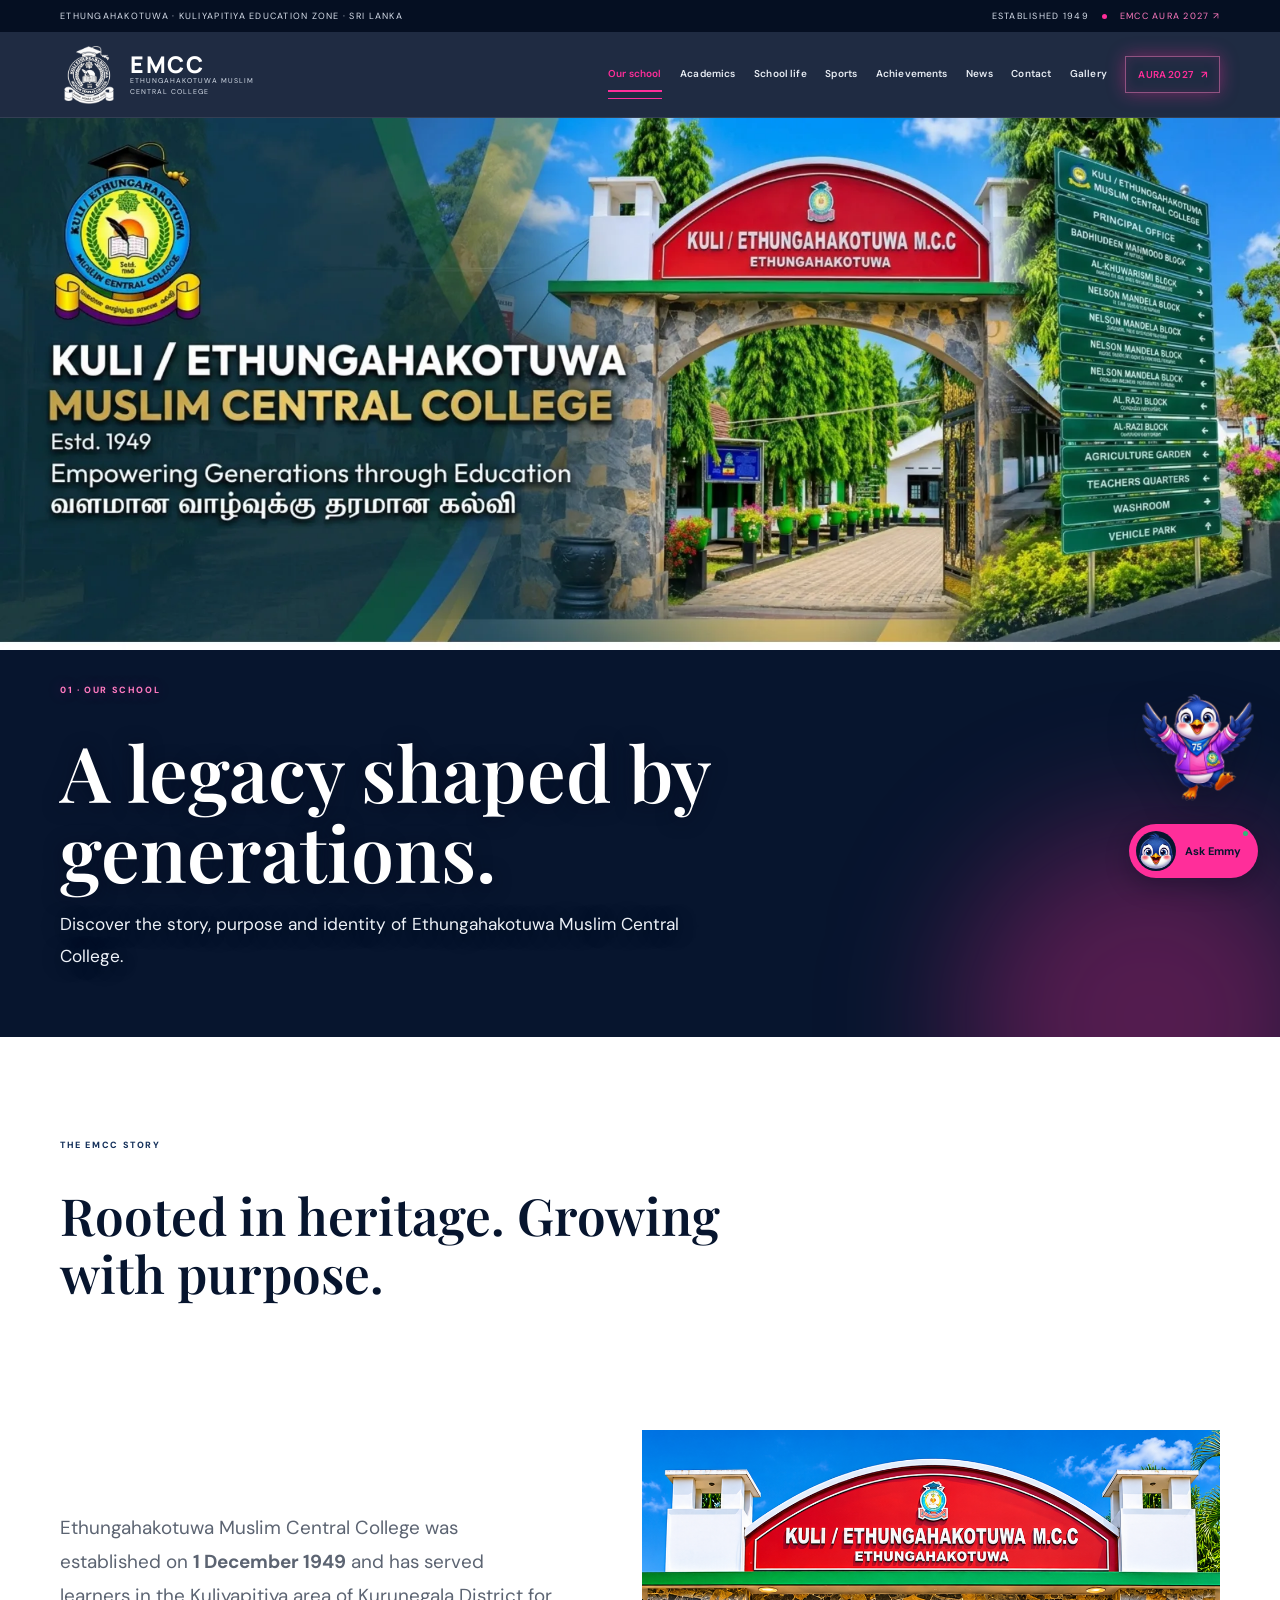
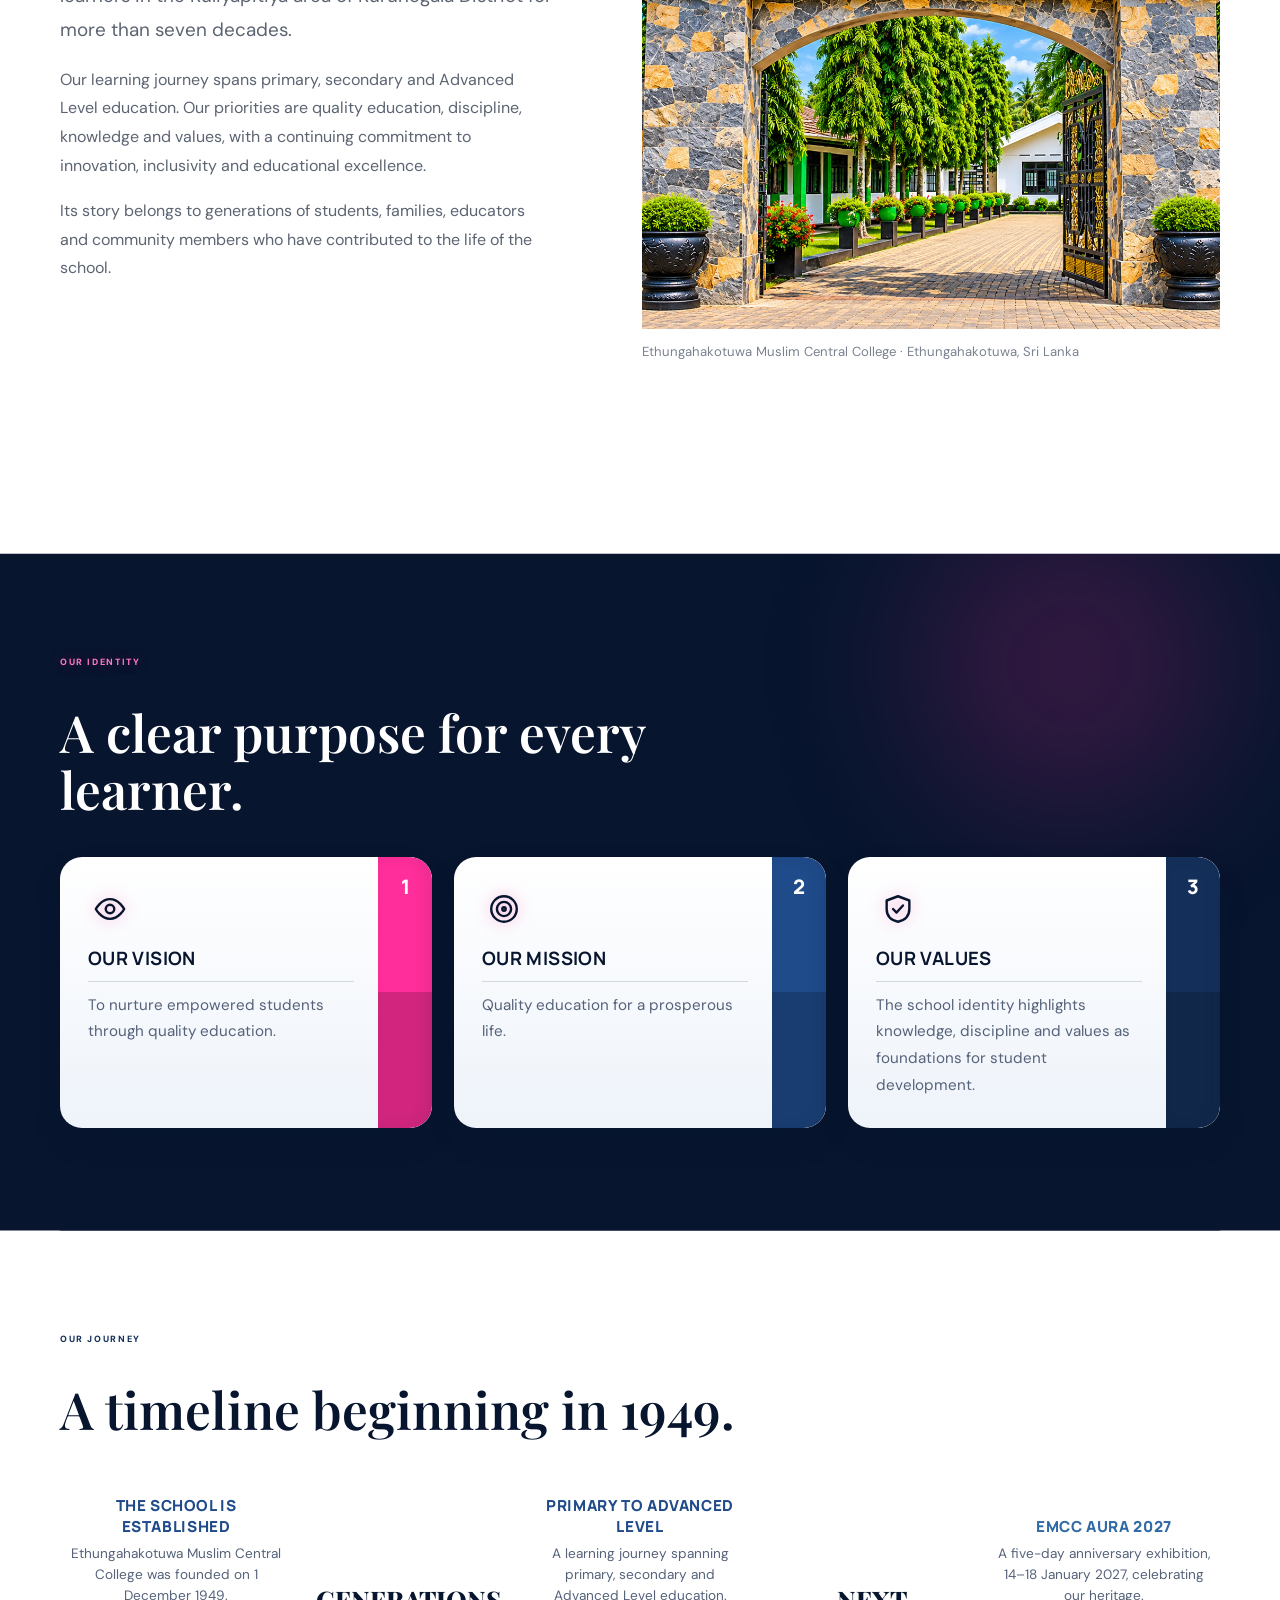
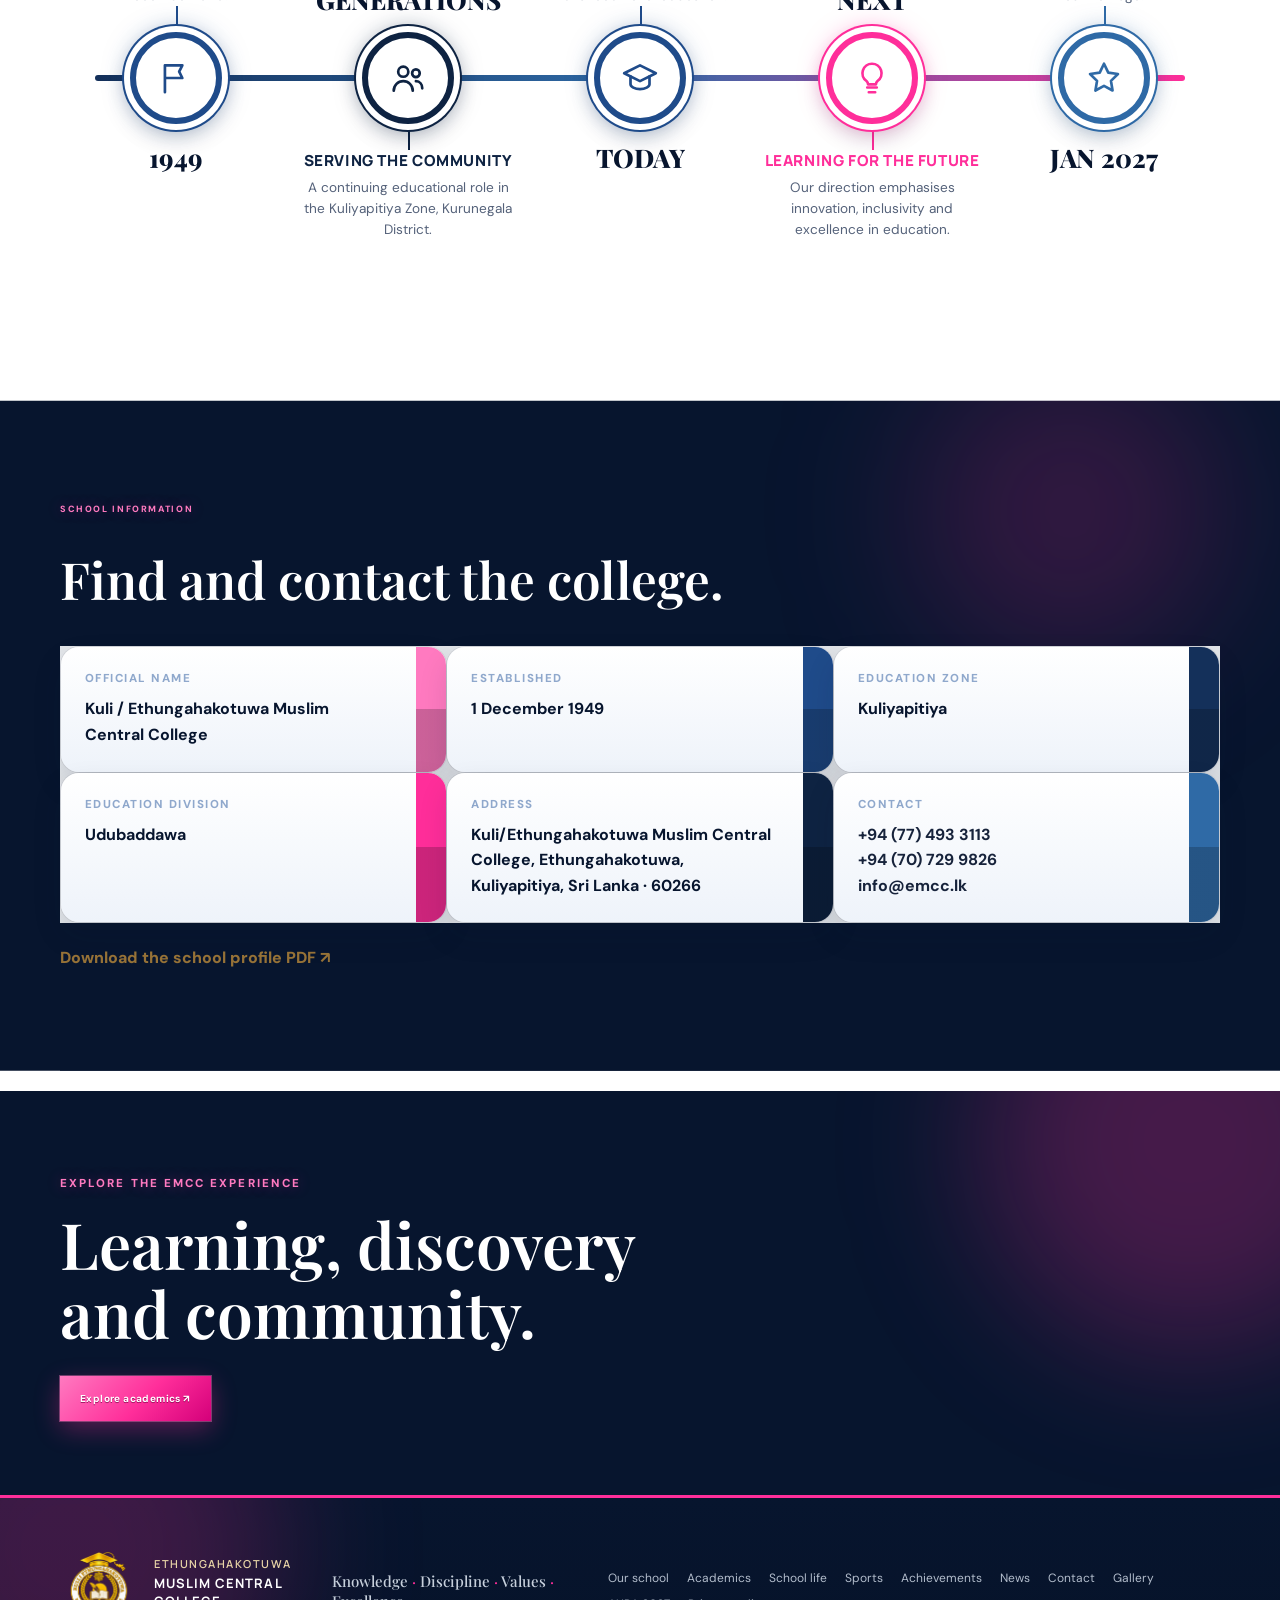
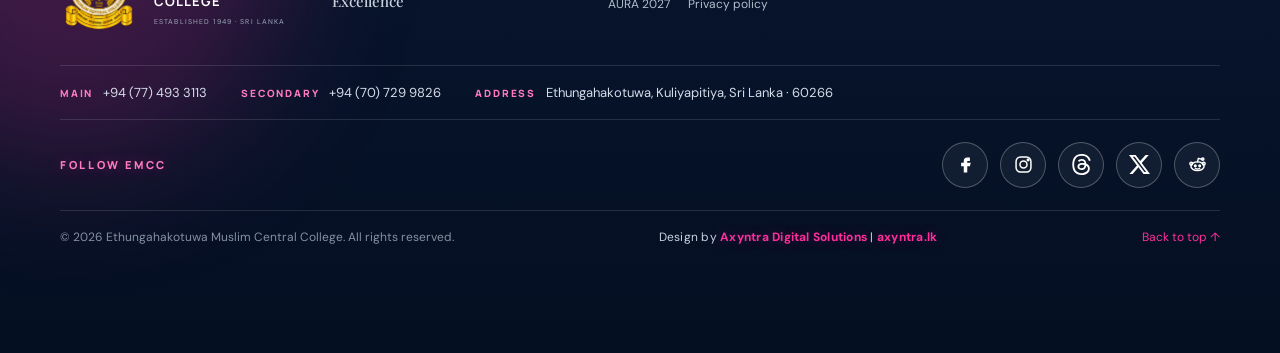
<file: our-school.html>
<!doctype html><html lang="en"><head><meta charset="utf-8"><meta name="viewport" content="width=device-width, initial-scale=1"><meta name="theme-color" content="#101b31"><meta name="description" content="Learn about EMCC history, vision, mission, values and official school information."><meta property="og:type" content="website"><meta property="og:title" content="Our School | EMCC"><meta property="og:description" content="Learn about EMCC history, vision, mission, values and official school information."><meta property="og:image" content="assets/Gallery/school-gateway.webp"><link rel="preconnect" href="https://fonts.googleapis.com"><link rel="preconnect" href="https://fonts.gstatic.com" crossorigin><link href="https://fonts.googleapis.com/css2?family=DM+Sans:wght@400;500;600;700&family=Manrope:wght@400;500;600;700;800&family=Playfair+Display:wght@500;600;700&display=swap" rel="stylesheet"><link rel="stylesheet" href="styles.css"><link rel="stylesheet" href="pages.css"><link rel="icon" href="assets/school-crest-white.webp" type="image/webp"><title>Our School | Ethungahakotuwa Muslim Central College</title><link rel="stylesheet" href="theme.css"><link rel="stylesheet" href="royal.css"><link rel="stylesheet" href="upgrade.css">
</head><body id="top"><a class="skip-link" href="#main">Skip to content</a><div class="topline"><span>ETHUNGAHAKOTUWA · KULIYAPITIYA EDUCATION ZONE · SRI LANKA</span><span class="topline-right">ESTABLISHED 1949 <i></i> <a href="aura-2027.html">EMCC AURA 2027 ↗</a></span></div>
<header class="site-header"><a class="brand" href="index.html" aria-label="EMCC home"><img src="assets/school-crest-white.webp" alt="EMCC school crest"><span><b>EMCC</b><small>ETHUNGAHAKOTUWA MUSLIM<br>CENTRAL COLLEGE</small></span></a><button class="menu-toggle" aria-label="Open navigation" aria-expanded="false" aria-controls="primary-nav"><span></span><span></span></button><nav class="nav" id="primary-nav" aria-label="Main navigation"><a href="our-school.html">Our school</a><a href="academics.html">Academics</a><a href="school-life.html">School life</a><a href="sports.html">Sports</a><a href="achievements.html">Achievements</a><a href="news-events.html">News</a><a href="contact.html">Contact</a><a href="gallery.html">Gallery</a><a class="nav-aura" href="aura-2027.html">AURA 2027 <span>↗</span></a></nav></header><main id="main"><section class="subhero" style="--subhero-image:url('assets/Banner%20M/Our school.webp');--subhero-mobile-image:url('assets/Banner%20M/Responsible Our school.webp')"><div class="wrap subhero-inner"><div class="section-kicker light">01 · OUR SCHOOL</div><h1>A legacy shaped by generations.</h1><p>Discover the story, purpose and identity of Ethungahakotuwa Muslim Central College.</p></div></section><section class="page-section wrap"><div class="section-kicker">THE EMCC STORY</div><div class="page-heading"><h2>Rooted in heritage. Growing with purpose.</h2></div><div class="split-story"><div><p class="lead">Ethungahakotuwa Muslim Central College was established on <strong>1 December 1949</strong> and has served learners in the Kuliyapitiya area of Kurunegala District for more than seven decades.</p><p>Our learning journey spans primary, secondary and Advanced Level education. Our priorities are quality education, discipline, knowledge and values, with a continuing commitment to innovation, inclusivity and educational excellence.</p><p>Its story belongs to generations of students, families, educators and community members who have contributed to the life of the school.</p></div><figure class="story-photo"><img src="assets/Gallery/school-gateway.webp" alt="The entrance gateway of Ethungahakotuwa Muslim Central College"><figcaption>Ethungahakotuwa Muslim Central College · Ethungahakotuwa, Sri Lanka</figcaption></figure></div></section><section class="sec-navy page-section wrap"><div class="section-kicker">OUR IDENTITY</div><div class="page-heading"><h2>A clear purpose for every learner.</h2></div><div class="page-card-grid"><article class="page-card pc" style="--c:#ff2e9a"><i class="pc-ico"><svg viewBox="0 0 24 24" aria-hidden="true" fill="none" stroke="currentColor" stroke-width="1.7" stroke-linecap="round" stroke-linejoin="round"><path d="M2 12s3.6-7 10-7 10 7 10 7-3.6 7-10 7S2 12 2 12z"/><circle cx="12" cy="12" r="3"/></svg></i><h3>Our vision</h3><p>To nurture empowered students through quality education.</p><b class="pc-tab">1</b></article><article class="page-card pc" style="--c:#1f4b8a"><i class="pc-ico"><svg viewBox="0 0 24 24" aria-hidden="true" fill="none" stroke="currentColor" stroke-width="1.7" stroke-linecap="round" stroke-linejoin="round"><circle cx="12" cy="12" r="9"/><circle cx="12" cy="12" r="5"/><circle cx="12" cy="12" r="1.2"/></svg></i><h3>Our mission</h3><p>Quality education for a prosperous life.</p><b class="pc-tab">2</b></article><article class="page-card pc" style="--c:#14305a"><i class="pc-ico"><svg viewBox="0 0 24 24" aria-hidden="true" fill="none" stroke="currentColor" stroke-width="1.7" stroke-linecap="round" stroke-linejoin="round"><path d="M12 3l8 3v6c0 5-3.4 8-8 9-4.6-1-8-4-8-9V6z"/><path d="M8.5 12l2.5 2.5 4.5-5"/></svg></i><h3>Our values</h3><p>The school identity highlights knowledge, discipline and values as foundations for student development.</p><b class="pc-tab">3</b></article></div></section><section class="page-section wrap"><div class="section-kicker">OUR JOURNEY</div><div class="page-heading"><h2>A timeline beginning in 1949.</h2></div><div class="tl "><article class="tl-item tl-up" style="--c:#1f4b8a"><div class="tl-text"><h3>The school is established</h3><p>Ethungahakotuwa Muslim Central College was founded on 1 December 1949.</p></div><div class="tl-node"><span class="tl-circle"><svg viewBox="0 0 24 24" aria-hidden="true" fill="none" stroke="currentColor" stroke-width="1.7" stroke-linecap="round" stroke-linejoin="round"><path d="M5 21V4M5 4h11l-2 4 2 4H5"/></svg></span></div><div class="tl-year">1949</div></article><article class="tl-item tl-down" style="--c:#0e2342"><div class="tl-text"><h3>Serving the community</h3><p>A continuing educational role in the Kuliyapitiya Zone, Kurunegala District.</p></div><div class="tl-node"><span class="tl-circle"><svg viewBox="0 0 24 24" aria-hidden="true" fill="none" stroke="currentColor" stroke-width="1.7" stroke-linecap="round" stroke-linejoin="round"><circle cx="9" cy="8" r="3.2"/><path d="M3 20c0-3.5 2.7-6 6-6s6 2.5 6 6"/><circle cx="17" cy="9" r="2.4"/><path d="M17 14c2.5 0 4 2 4 4.5"/></svg></span></div><div class="tl-year">GENERATIONS</div></article><article class="tl-item tl-up" style="--c:#1f4b8a"><div class="tl-text"><h3>Primary to Advanced Level</h3><p>A learning journey spanning primary, secondary and Advanced Level education.</p></div><div class="tl-node"><span class="tl-circle"><svg viewBox="0 0 24 24" aria-hidden="true" fill="none" stroke="currentColor" stroke-width="1.7" stroke-linecap="round" stroke-linejoin="round"><path d="M2 9l10-5 10 5-10 5z"/><path d="M6 11v5c0 1.5 2.7 3 6 3s6-1.5 6-3v-5"/></svg></span></div><div class="tl-year">TODAY</div></article><article class="tl-item tl-down" style="--c:#ff2e9a"><div class="tl-text"><h3>Learning for the future</h3><p>Our direction emphasises innovation, inclusivity and excellence in education.</p></div><div class="tl-node"><span class="tl-circle"><svg viewBox="0 0 24 24" aria-hidden="true" fill="none" stroke="currentColor" stroke-width="1.7" stroke-linecap="round" stroke-linejoin="round"><path d="M9 18h6M10 21h4M12 3a6 6 0 00-3.5 10.9c.7.6 1 1.2 1 2.1h5c0-.9.3-1.5 1-2.1A6 6 0 0012 3z"/></svg></span></div><div class="tl-year">NEXT</div></article><article class="tl-item tl-up" style="--c:#2f6aa6"><div class="tl-text"><h3>EMCC AURA 2027</h3><p>A five-day anniversary exhibition, 14–18 January 2027, celebrating our heritage.</p></div><div class="tl-node"><span class="tl-circle"><svg viewBox="0 0 24 24" aria-hidden="true" fill="none" stroke="currentColor" stroke-width="1.7" stroke-linecap="round" stroke-linejoin="round"><path d="M12 3l2.7 5.6 6.1.9-4.4 4.3 1 6.1L12 17l-5.4 2.9 1-6.1L3.2 9.5l6.1-.9z"/></svg></span></div><div class="tl-year">JAN 2027</div></article></div></section><section class="sec-navy page-section wrap"><div class="section-kicker">SCHOOL INFORMATION</div><div class="page-heading"><h2>Find and contact the college.</h2></div><div class="info-grid ig"><div><small>OFFICIAL NAME</small><b>Kuli / Ethungahakotuwa Muslim Central College</b></div><div><small>ESTABLISHED</small><b>1 December 1949</b></div><div><small>EDUCATION ZONE</small><b>Kuliyapitiya</b></div><div><small>EDUCATION DIVISION</small><b>Udubaddawa</b></div><div><small>ADDRESS</small><b>Kuli/Ethungahakotuwa Muslim Central College, Ethungahakotuwa, Kuliyapitiya, Sri Lanka · 60266</b></div><div><small>CONTACT</small><b><a href="tel:+94774933113">+94 (77) 493 3113</a><br><a href="tel:+94707299826">+94 (70) 729 9826</a><br><a href="mailto:info@emcc.lk">info@emcc.lk</a></b></div></div><div class="download-row"><a href="assets/documents/school-profile.pdf" target="_blank" rel="noopener">Download the school profile PDF ↗</a></div></section><section class="page-cta"><div class="wrap"><p>EXPLORE THE EMCC EXPERIENCE</p><h2>Learning, discovery<br>and community.</h2><a class="btn btn-gold" href="academics.html">Explore academics ↗</a></div></section></main><button class="chat-launcher" id="chatLauncher" aria-label="Chat with Emmy"><img src="assets/Mascot/emmy-head-t.webp" alt=""><span>Ask Emmy</span><i></i></button><aside class="chat-panel" id="chatPanel" aria-label="Emmy AI assistant" aria-hidden="true"><div class="chat-head"><img src="assets/Mascot/emmy-head-t.webp" alt=""><div><b>EMMY</b><small>EMCC virtual assistant</small></div><button id="chatClose" aria-label="Close chat">×</button></div><div class="chat-messages" id="chatMessages"><div class="bot-message">Assalamu Alaikum! 👋 I'm Emmy, your EMCC assistant. Ask me about our school or AURA 2027.</div><div class="quick-questions"><button>When is AURA 2027?</button><button>Where is the school?</button><button>Tell me about EMCC</button></div></div><form class="chat-form" id="chatForm"><input id="chatInput" placeholder="Ask Emmy a question…" autocomplete="off" required aria-label="Your question"><button aria-label="Send message">➤</button></form><div class="chat-foot">Emmy answers from verified school information. For anything else, please contact the school office.</div></aside><script src="chat-widget.js" defer></script><img class="aura-mascot-float" src="assets/Mascot/emmy-flying-t.webp" alt="Aura mascot" loading="lazy" decoding="async"><footer class="site-footer"><div class="wrap footer-main"><div class="footer-brand"><img src="assets/school-crest-gold.webp" alt="EMCC gold school crest"><div><b>ETHUNGAHAKOTUWA</b><strong>MUSLIM CENTRAL COLLEGE</strong><small>ESTABLISHED 1949 · SRI LANKA</small></div></div><div class="footer-motto">Knowledge <i>·</i> Discipline <i>·</i> Values <i>·</i> Excellence</div><div class="footer-nav"><a href="our-school.html">Our school</a><a href="academics.html">Academics</a><a href="school-life.html">School life</a><a href="sports.html">Sports</a><a href="achievements.html">Achievements</a><a href="news-events.html">News</a><a href="contact.html">Contact</a><a href="gallery.html">Gallery</a><a href="aura-2027.html">AURA 2027</a><a href="privacy.html">Privacy policy</a></div></div><div class="wrap footer-contact"><a href="tel:+94774933113"><b>Main</b> +94 (77) 493 3113</a><a href="tel:+94707299826"><b>Secondary</b> +94 (70) 729 9826</a><a href="https://www.google.com/maps/place/Kuli%2FEthungahakotuwa+Muslim+Centerl+College/@7.400384,80.0364067,16z/data=!4m10!1m2!2m1!1sKuli%2FEthungahakotuwa+Muslim+Centerl+College!3m6!1s0x3ae2d08b5b11f65b:0x762022c1cf31a4d7!8m2!3d7.4001712!4d80.0373497!15sCitLdWxpL0V0aHVuZ2FoYWtvdHV3YSBNdXNsaW0gQ2VudHJhbCBDb2xsZWdlkgERZ292ZXJubWVudF9zY2hvb2zgAQA!16s%2Fg%2F11b5z_q0w5?entry=ttu&amp;g_ep=EgoyMDI2MTExNy4wIKXMDSoASAFQAw%3D%3D" target="_blank" rel="noopener"><b>Address</b> Ethungahakotuwa, Kuliyapitiya, Sri Lanka · 60266</a></div><div class="wrap footer-social-row"><span class="fs-label">FOLLOW EMCC</span><div class="fs-icons"><a href="https://www.facebook.com/share/1A5jmkpmfi/" target="_blank" rel="noopener" aria-label="EMCC on Facebook" title="Facebook"><svg viewBox="0 0 24 24" aria-hidden="true" fill="currentColor" stroke="none"><path d="M14 8h3V4h-3a4 4 0 00-4 4v2H7v4h3v7h4v-7h3l1-4h-4V8z"/></svg></a><a href="https://www.instagram.com/emcc.lk/" target="_blank" rel="noopener" aria-label="EMCC on Instagram" title="Instagram"><svg viewBox="0 0 24 24" aria-hidden="true" fill="none" stroke="currentColor" stroke-width="1.7" stroke-linecap="round" stroke-linejoin="round"><rect x="3.5" y="3.5" width="17" height="17" rx="5"/><circle cx="12" cy="12" r="4"/><circle cx="17.3" cy="6.7" r="1" fill="currentColor"/></svg></a><a href="https://www.threads.com/@emcc.lk" target="_blank" rel="noopener" aria-label="EMCC on Threads" title="Threads"><svg viewBox="0 0 24 24" aria-hidden="true" fill="currentColor" stroke="none"><path d="M12.186 24h-.007c-3.581-.024-6.334-1.205-8.184-3.509C2.35 18.44 1.5 15.586 1.472 12.01v-.017c.03-3.579.879-6.43 2.525-8.482C5.845 1.205 8.6.024 12.18 0h.014c2.746.02 5.043.725 6.826 2.098 1.677 1.29 2.858 3.13 3.509 5.467l-2.04.569c-1.104-3.96-3.898-5.984-8.304-6.015-2.91.022-5.11.936-6.54 2.717C4.307 6.504 3.616 8.914 3.589 12c.027 3.086.718 5.496 2.057 7.164 1.43 1.783 3.631 2.698 6.54 2.717 2.623-.02 4.358-.631 5.8-2.045 1.647-1.613 1.618-3.593 1.09-4.798-.31-.71-.873-1.3-1.634-1.75-.192 1.352-.622 2.446-1.284 3.272-.886 1.102-2.14 1.704-3.73 1.79-1.202.065-2.361-.218-3.259-.801-1.063-.689-1.685-1.74-1.752-2.964-.065-1.19.408-2.285 1.33-3.082.88-.76 2.119-1.207 3.583-1.291a13.853 13.853 0 0 1 3.02.142c-.126-.742-.375-1.332-.75-1.757-.513-.586-1.308-.883-2.359-.89h-.029c-.844 0-1.992.232-2.721 1.32L7.734 7.847c.98-1.454 2.568-2.256 4.478-2.256h.044c3.194.02 5.097 1.975 5.287 5.388.108.046.216.094.321.142 1.49.7 2.58 1.761 3.154 3.07.797 1.82.871 4.79-1.548 7.158-1.85 1.81-4.094 2.628-7.277 2.65Zm1.003-11.69c-.242 0-.487.007-.739.021-1.836.103-2.98.946-2.916 2.143.067 1.256 1.452 1.839 2.784 1.767 1.224-.065 2.818-.543 3.086-3.71a10.5 10.5 0 0 0-2.215-.221z"/></svg></a><a href="https://x.com/home" target="_blank" rel="noopener" aria-label="EMCC on X (Twitter)" title="X (Twitter)"><svg viewBox="0 0 24 24" aria-hidden="true" fill="currentColor" stroke="none"><path d="M18.901 1.153h3.68l-8.04 9.19L24 22.846h-7.406l-5.8-7.584-6.638 7.584H.474l8.6-9.83L0 1.154h7.594l5.243 6.932ZM17.61 20.644h2.039L6.486 3.24H4.298Z"/></svg></a><a href="https://www.reddit.com/user/EMCC_LK/" target="_blank" rel="noopener" aria-label="EMCC on Reddit" title="Reddit"><svg viewBox="0 0 24 24" aria-hidden="true" fill="none" stroke="currentColor" stroke-width="1.7" stroke-linecap="round" stroke-linejoin="round"><ellipse cx="12" cy="14" rx="7.5" ry="5"/><circle cx="9.5" cy="13.5" r=".9" fill="currentColor"/><circle cx="14.5" cy="13.5" r=".9" fill="currentColor"/><path d="M9.5 16.3c1.4 1 3.6 1 5 0M12 9l1-4 4 1"/><circle cx="18" cy="5.8" r="1.3"/><circle cx="4.8" cy="11" r="1.5"/><circle cx="19.2" cy="11" r="1.5"/></svg></a></div></div><div class="wrap footer-bottom"><span>© <span class="current-year" id="year"></span> Ethungahakotuwa Muslim Central College. All rights reserved.</span><span class="footer-credit">Design by <a href="https://axyntra.lk" target="_blank" rel="noopener">Axyntra Digital Solutions</a> | <a href="https://axyntra.lk" target="_blank" rel="noopener">axyntra.lk</a></span><a href="#top" class="to-top">Back to top ↑</a></div></footer><script src="pages.js" defer></script><script src="mascot.js" defer></script></body></html>
</file>
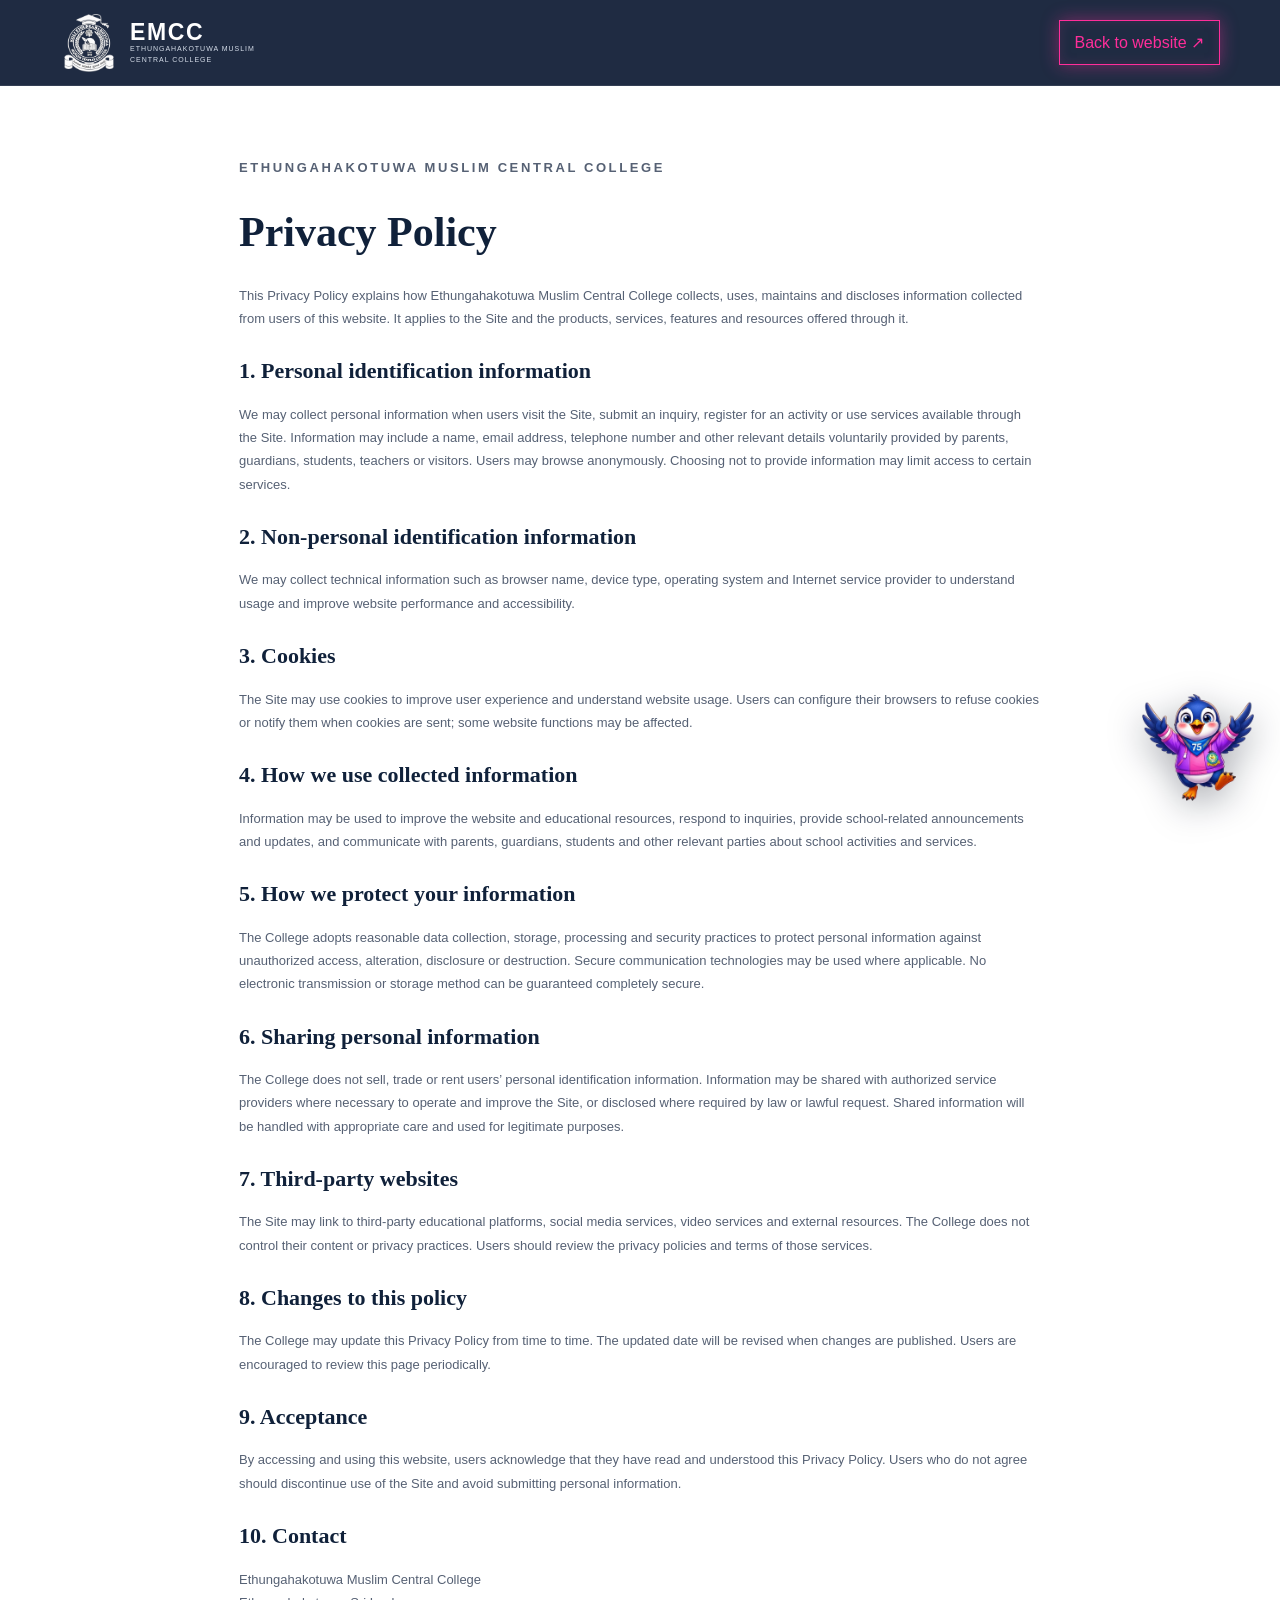
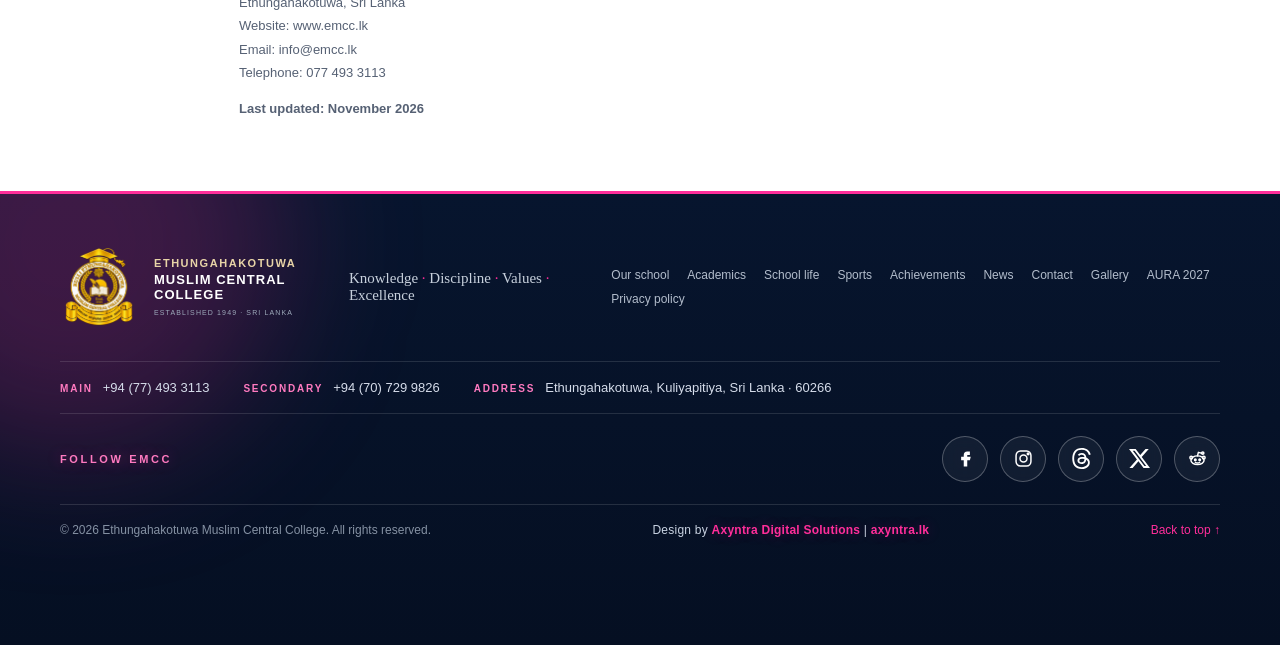
<file: privacy.html>
<!doctype html><html lang="en"><head><meta charset="utf-8"><meta name="viewport" content="width=device-width,initial-scale=1"><meta name="theme-color" content="#101b31"><title>Privacy Policy | EMCC</title><link rel="stylesheet" href="styles.css"><link rel="stylesheet" href="theme.css"><link rel="stylesheet" href="royal.css"><link rel="stylesheet" href="upgrade.css">
</head><body><header class="site-header"><a class="brand" href="index.html"><img src="assets/school-crest-white.webp" alt=""><span><b>EMCC</b><small>ETHUNGAHAKOTUWA MUSLIM<br>CENTRAL COLLEGE</small></span></a><a class="nav-aura" href="index.html">Back to website ↗</a></header><main class="privacy-page"><p class="overline">ETHUNGAHAKOTUWA MUSLIM CENTRAL COLLEGE</p><h1>Privacy Policy</h1><p>This Privacy Policy explains how Ethungahakotuwa Muslim Central College collects, uses, maintains and discloses information collected from users of this website. It applies to the Site and the products, services, features and resources offered through it.</p><h2>1. Personal identification information</h2><p>We may collect personal information when users visit the Site, submit an inquiry, register for an activity or use services available through the Site. Information may include a name, email address, telephone number and other relevant details voluntarily provided by parents, guardians, students, teachers or visitors. Users may browse anonymously. Choosing not to provide information may limit access to certain services.</p><h2>2. Non-personal identification information</h2><p>We may collect technical information such as browser name, device type, operating system and Internet service provider to understand usage and improve website performance and accessibility.</p><h2>3. Cookies</h2><p>The Site may use cookies to improve user experience and understand website usage. Users can configure their browsers to refuse cookies or notify them when cookies are sent; some website functions may be affected.</p><h2>4. How we use collected information</h2><p>Information may be used to improve the website and educational resources, respond to inquiries, provide school-related announcements and updates, and communicate with parents, guardians, students and other relevant parties about school activities and services.</p><h2>5. How we protect your information</h2><p>The College adopts reasonable data collection, storage, processing and security practices to protect personal information against unauthorized access, alteration, disclosure or destruction. Secure communication technologies may be used where applicable. No electronic transmission or storage method can be guaranteed completely secure.</p><h2>6. Sharing personal information</h2><p>The College does not sell, trade or rent users’ personal identification information. Information may be shared with authorized service providers where necessary to operate and improve the Site, or disclosed where required by law or lawful request. Shared information will be handled with appropriate care and used for legitimate purposes.</p><h2>7. Third-party websites</h2><p>The Site may link to third-party educational platforms, social media services, video services and external resources. The College does not control their content or privacy practices. Users should review the privacy policies and terms of those services.</p><h2>8. Changes to this policy</h2><p>The College may update this Privacy Policy from time to time. The updated date will be revised when changes are published. Users are encouraged to review this page periodically.</p><h2>9. Acceptance</h2><p>By accessing and using this website, users acknowledge that they have read and understood this Privacy Policy. Users who do not agree should discontinue use of the Site and avoid submitting personal information.</p><h2>10. Contact</h2><p>Ethungahakotuwa Muslim Central College<br>Ethungahakotuwa, Sri Lanka<br>Website: www.emcc.lk<br>Email: info@emcc.lk<br>Telephone: 077 493 3113</p><p><strong>Last updated: November 2026</strong></p></main><img class="aura-mascot-float" src="assets/Mascot/emmy-flying-t.webp" alt="Aura mascot" loading="lazy" decoding="async"><footer class="site-footer"><div class="wrap footer-main"><div class="footer-brand"><img src="assets/school-crest-gold.webp" alt="EMCC gold school crest"><div><b>ETHUNGAHAKOTUWA</b><strong>MUSLIM CENTRAL COLLEGE</strong><small>ESTABLISHED 1949 · SRI LANKA</small></div></div><div class="footer-motto">Knowledge <i>·</i> Discipline <i>·</i> Values <i>·</i> Excellence</div><div class="footer-nav"><a href="our-school.html">Our school</a><a href="academics.html">Academics</a><a href="school-life.html">School life</a><a href="sports.html">Sports</a><a href="achievements.html">Achievements</a><a href="news-events.html">News</a><a href="contact.html">Contact</a><a href="gallery.html">Gallery</a><a href="aura-2027.html">AURA 2027</a><a href="privacy.html">Privacy policy</a></div></div><div class="wrap footer-contact"><a href="tel:+94774933113"><b>Main</b> +94 (77) 493 3113</a><a href="tel:+94707299826"><b>Secondary</b> +94 (70) 729 9826</a><a href="https://www.google.com/maps/place/Kuli%2FEthungahakotuwa+Muslim+Centerl+College/@7.400384,80.0364067,16z/data=!4m10!1m2!2m1!1sKuli%2FEthungahakotuwa+Muslim+Centerl+College!3m6!1s0x3ae2d08b5b11f65b:0x762022c1cf31a4d7!8m2!3d7.4001712!4d80.0373497!15sCitLdWxpL0V0aHVuZ2FoYWtvdHV3YSBNdXNsaW0gQ2VudHJhbCBDb2xsZWdlkgERZ292ZXJubWVudF9zY2hvb2zgAQA!16s%2Fg%2F11b5z_q0w5?entry=ttu&amp;g_ep=EgoyMDI2MTExNy4wIKXMDSoASAFQAw%3D%3D" target="_blank" rel="noopener"><b>Address</b> Ethungahakotuwa, Kuliyapitiya, Sri Lanka · 60266</a></div><div class="wrap footer-social-row"><span class="fs-label">FOLLOW EMCC</span><div class="fs-icons"><a href="https://www.facebook.com/share/1A5jmkpmfi/" target="_blank" rel="noopener" aria-label="EMCC on Facebook" title="Facebook"><svg viewBox="0 0 24 24" aria-hidden="true" fill="currentColor" stroke="none"><path d="M14 8h3V4h-3a4 4 0 00-4 4v2H7v4h3v7h4v-7h3l1-4h-4V8z"/></svg></a><a href="https://www.instagram.com/emcc.lk/" target="_blank" rel="noopener" aria-label="EMCC on Instagram" title="Instagram"><svg viewBox="0 0 24 24" aria-hidden="true" fill="none" stroke="currentColor" stroke-width="1.7" stroke-linecap="round" stroke-linejoin="round"><rect x="3.5" y="3.5" width="17" height="17" rx="5"/><circle cx="12" cy="12" r="4"/><circle cx="17.3" cy="6.7" r="1" fill="currentColor"/></svg></a><a href="https://www.threads.com/@emcc.lk" target="_blank" rel="noopener" aria-label="EMCC on Threads" title="Threads"><svg viewBox="0 0 24 24" aria-hidden="true" fill="currentColor" stroke="none"><path d="M12.186 24h-.007c-3.581-.024-6.334-1.205-8.184-3.509C2.35 18.44 1.5 15.586 1.472 12.01v-.017c.03-3.579.879-6.43 2.525-8.482C5.845 1.205 8.6.024 12.18 0h.014c2.746.02 5.043.725 6.826 2.098 1.677 1.29 2.858 3.13 3.509 5.467l-2.04.569c-1.104-3.96-3.898-5.984-8.304-6.015-2.91.022-5.11.936-6.54 2.717C4.307 6.504 3.616 8.914 3.589 12c.027 3.086.718 5.496 2.057 7.164 1.43 1.783 3.631 2.698 6.54 2.717 2.623-.02 4.358-.631 5.8-2.045 1.647-1.613 1.618-3.593 1.09-4.798-.31-.71-.873-1.3-1.634-1.75-.192 1.352-.622 2.446-1.284 3.272-.886 1.102-2.14 1.704-3.73 1.79-1.202.065-2.361-.218-3.259-.801-1.063-.689-1.685-1.74-1.752-2.964-.065-1.19.408-2.285 1.33-3.082.88-.76 2.119-1.207 3.583-1.291a13.853 13.853 0 0 1 3.02.142c-.126-.742-.375-1.332-.75-1.757-.513-.586-1.308-.883-2.359-.89h-.029c-.844 0-1.992.232-2.721 1.32L7.734 7.847c.98-1.454 2.568-2.256 4.478-2.256h.044c3.194.02 5.097 1.975 5.287 5.388.108.046.216.094.321.142 1.49.7 2.58 1.761 3.154 3.07.797 1.82.871 4.79-1.548 7.158-1.85 1.81-4.094 2.628-7.277 2.65Zm1.003-11.69c-.242 0-.487.007-.739.021-1.836.103-2.98.946-2.916 2.143.067 1.256 1.452 1.839 2.784 1.767 1.224-.065 2.818-.543 3.086-3.71a10.5 10.5 0 0 0-2.215-.221z"/></svg></a><a href="https://x.com/home" target="_blank" rel="noopener" aria-label="EMCC on X (Twitter)" title="X (Twitter)"><svg viewBox="0 0 24 24" aria-hidden="true" fill="currentColor" stroke="none"><path d="M18.901 1.153h3.68l-8.04 9.19L24 22.846h-7.406l-5.8-7.584-6.638 7.584H.474l8.6-9.83L0 1.154h7.594l5.243 6.932ZM17.61 20.644h2.039L6.486 3.24H4.298Z"/></svg></a><a href="https://www.reddit.com/user/EMCC_LK/" target="_blank" rel="noopener" aria-label="EMCC on Reddit" title="Reddit"><svg viewBox="0 0 24 24" aria-hidden="true" fill="none" stroke="currentColor" stroke-width="1.7" stroke-linecap="round" stroke-linejoin="round"><ellipse cx="12" cy="14" rx="7.5" ry="5"/><circle cx="9.5" cy="13.5" r=".9" fill="currentColor"/><circle cx="14.5" cy="13.5" r=".9" fill="currentColor"/><path d="M9.5 16.3c1.4 1 3.6 1 5 0M12 9l1-4 4 1"/><circle cx="18" cy="5.8" r="1.3"/><circle cx="4.8" cy="11" r="1.5"/><circle cx="19.2" cy="11" r="1.5"/></svg></a></div></div><div class="wrap footer-bottom"><span>© <span class="current-year" id="year"></span> Ethungahakotuwa Muslim Central College. All rights reserved.</span><span class="footer-credit">Design by <a href="https://axyntra.lk" target="_blank" rel="noopener">Axyntra Digital Solutions</a> | <a href="https://axyntra.lk" target="_blank" rel="noopener">axyntra.lk</a></span><a href="#top" class="to-top">Back to top ↑</a></div></footer><script>document.getElementById('year').textContent=new Date().getFullYear()</script><script defer src="pages.js"></script>
<script src="mascot.js" defer></script></body></html>
</file>
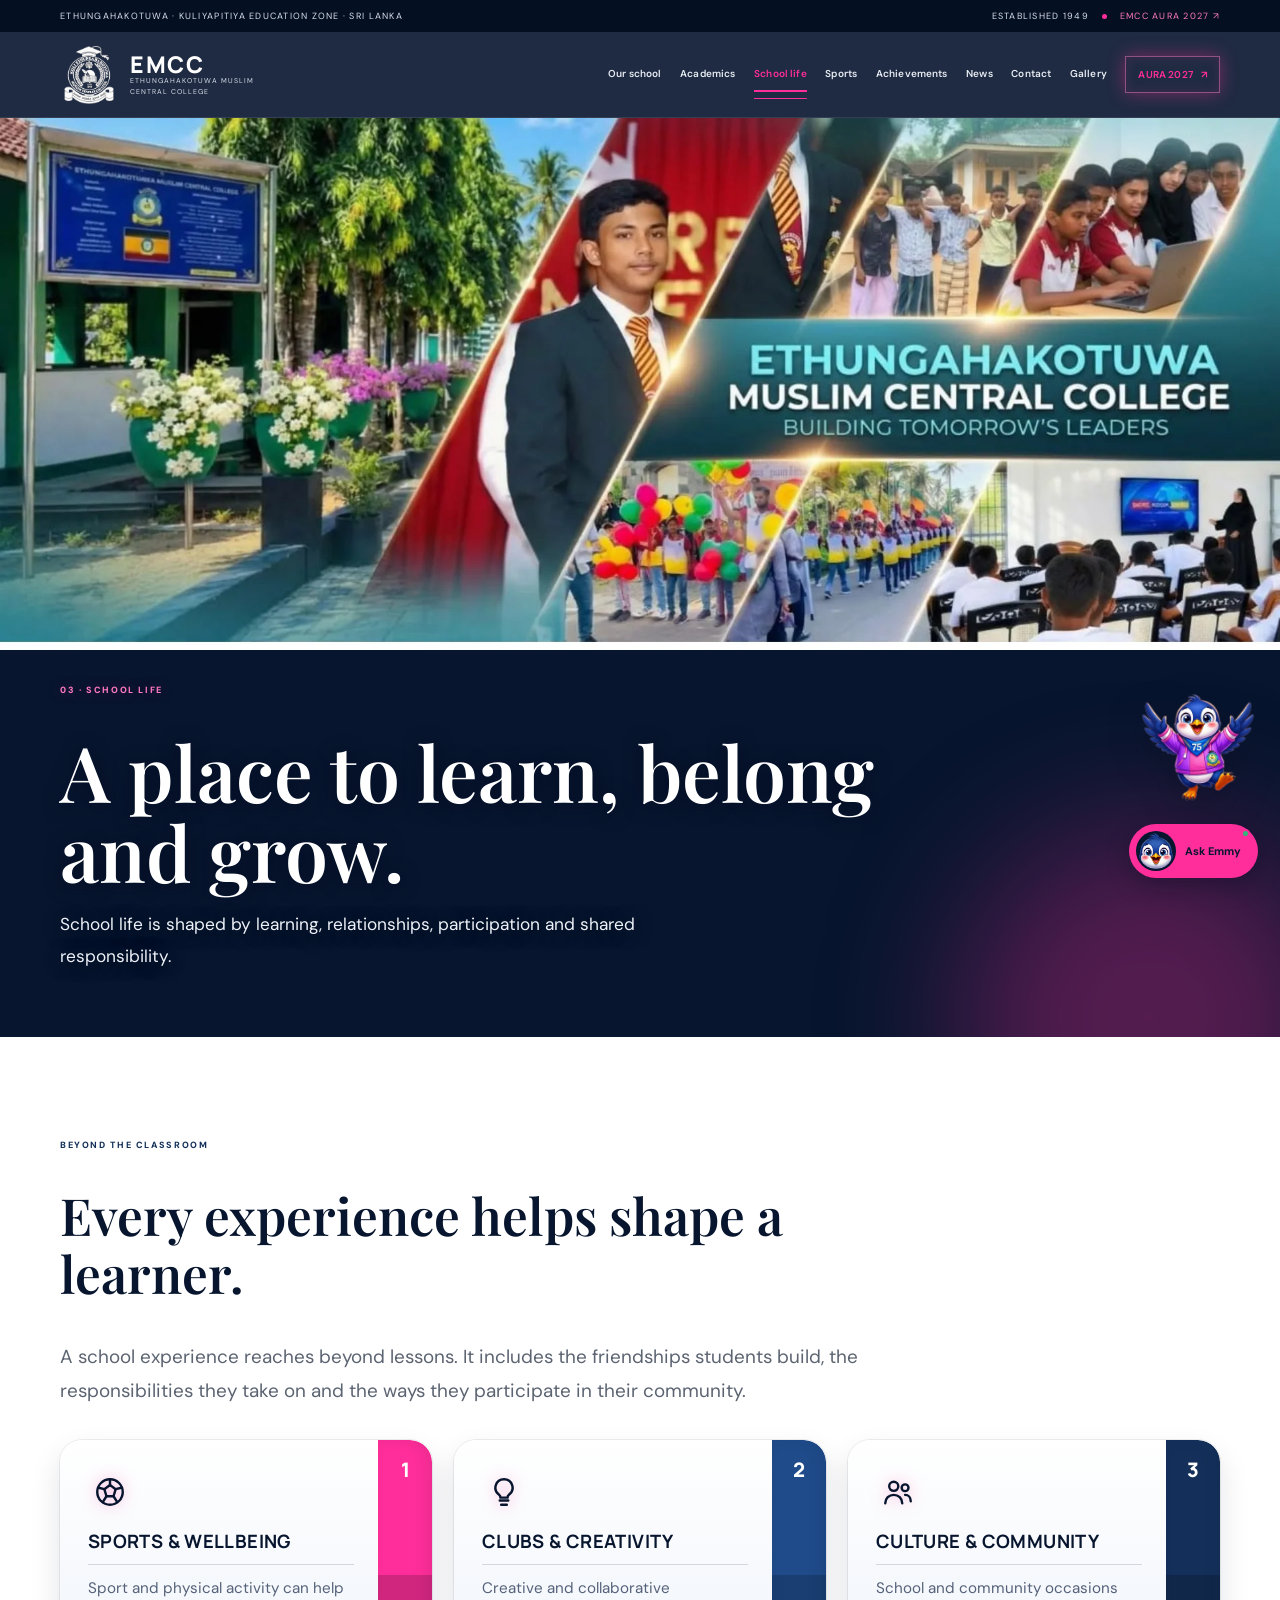
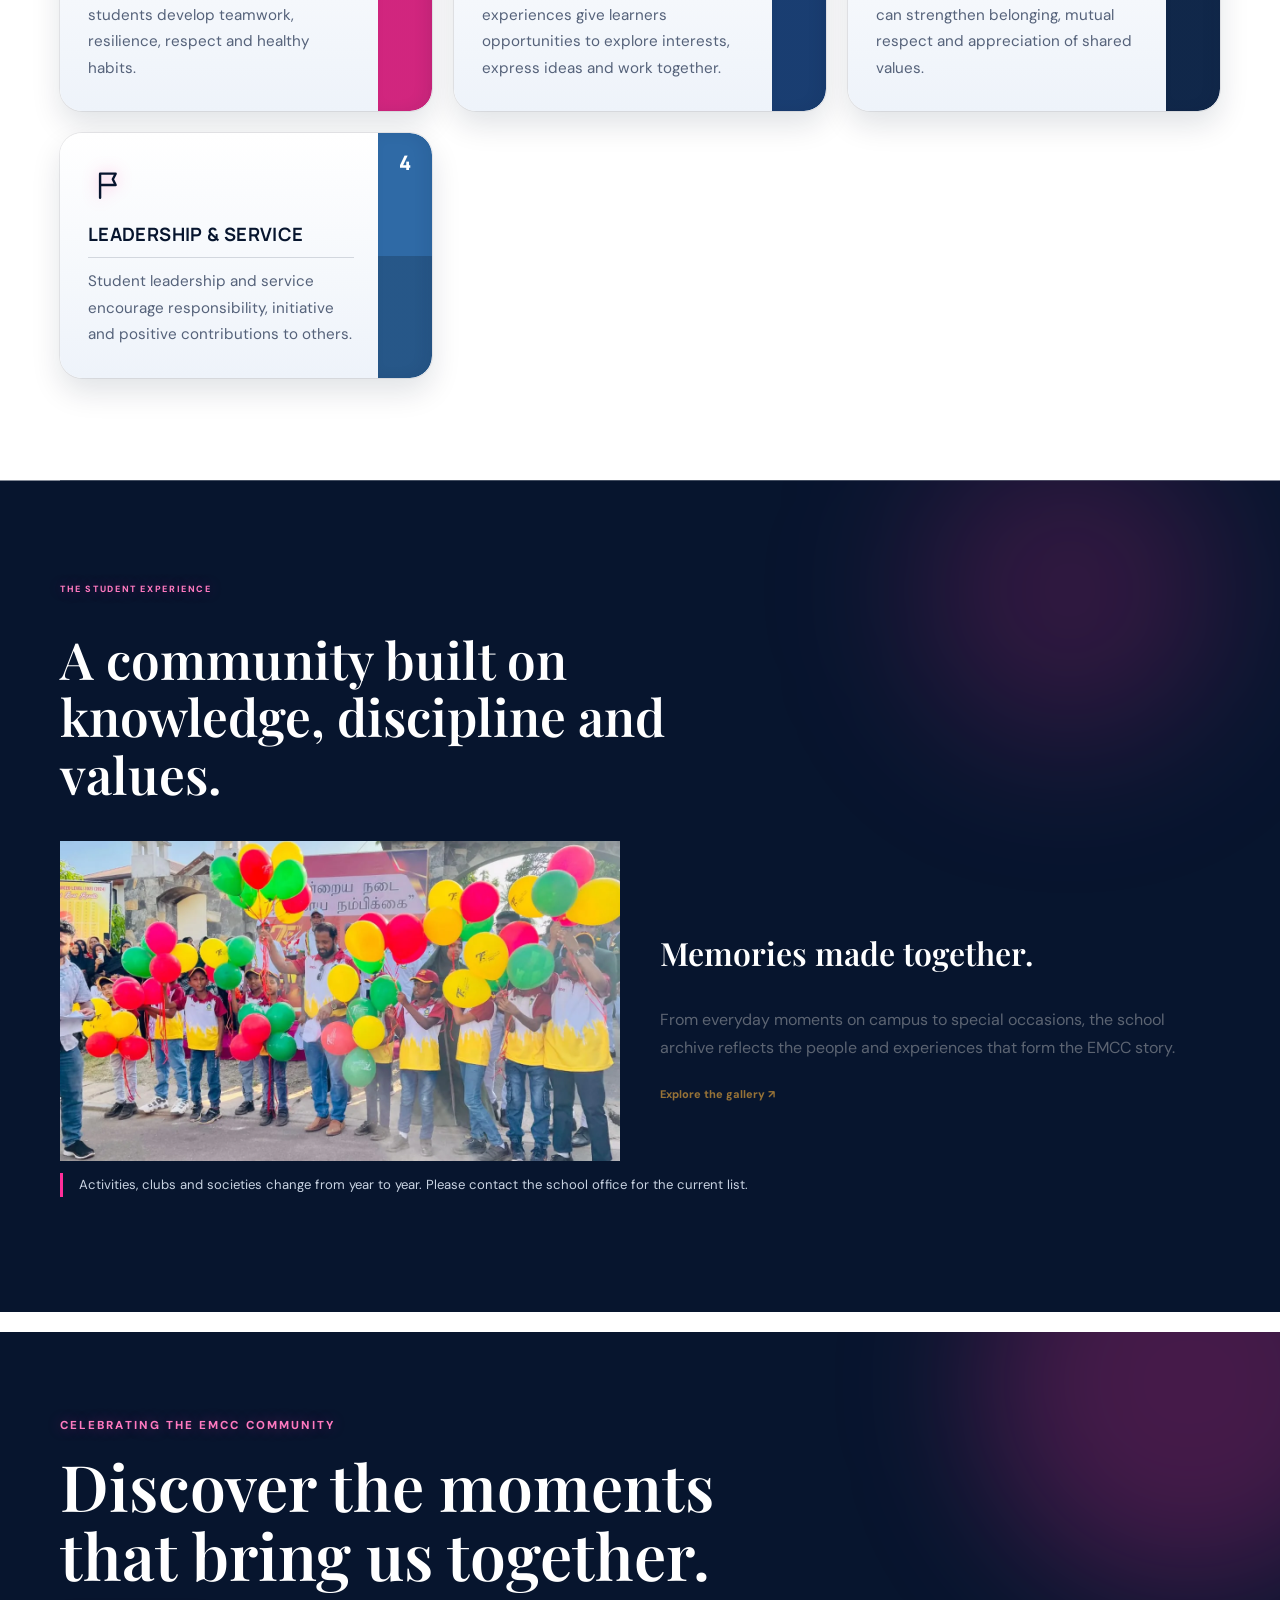
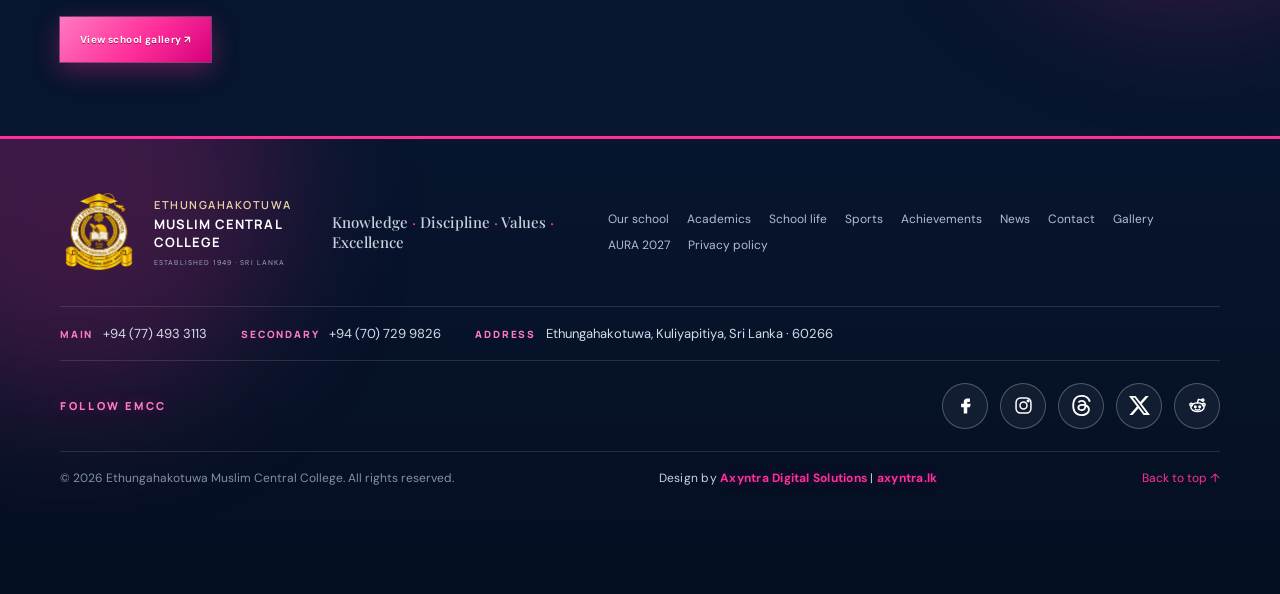
<file: school-life.html>
<!doctype html><html lang="en"><head><meta charset="utf-8"><meta name="viewport" content="width=device-width, initial-scale=1"><meta name="theme-color" content="#101b31"><meta name="description" content="Discover student development, sports, creativity, culture, leadership and community life at EMCC."><meta property="og:type" content="website"><meta property="og:title" content="School Life | EMCC"><meta property="og:description" content="Discover student development, sports, creativity, culture, leadership and community life at EMCC."><meta property="og:image" content="assets/Gallery/school-gateway.webp"><link rel="preconnect" href="https://fonts.googleapis.com"><link rel="preconnect" href="https://fonts.gstatic.com" crossorigin><link href="https://fonts.googleapis.com/css2?family=DM+Sans:wght@400;500;600;700&family=Manrope:wght@400;500;600;700;800&family=Playfair+Display:wght@500;600;700&display=swap" rel="stylesheet"><link rel="stylesheet" href="styles.css"><link rel="stylesheet" href="pages.css"><link rel="icon" href="assets/school-crest-white.webp" type="image/webp"><title>School Life | Ethungahakotuwa Muslim Central College</title><link rel="stylesheet" href="theme.css"><link rel="stylesheet" href="royal.css"><link rel="stylesheet" href="upgrade.css">
</head><body id="top"><a class="skip-link" href="#main">Skip to content</a><div class="topline"><span>ETHUNGAHAKOTUWA · KULIYAPITIYA EDUCATION ZONE · SRI LANKA</span><span class="topline-right">ESTABLISHED 1949 <i></i> <a href="aura-2027.html">EMCC AURA 2027 ↗</a></span></div>
<header class="site-header"><a class="brand" href="index.html" aria-label="EMCC home"><img src="assets/school-crest-white.webp" alt="EMCC school crest"><span><b>EMCC</b><small>ETHUNGAHAKOTUWA MUSLIM<br>CENTRAL COLLEGE</small></span></a><button class="menu-toggle" aria-label="Open navigation" aria-expanded="false" aria-controls="primary-nav"><span></span><span></span></button><nav class="nav" id="primary-nav" aria-label="Main navigation"><a href="our-school.html">Our school</a><a href="academics.html">Academics</a><a href="school-life.html">School life</a><a href="sports.html">Sports</a><a href="achievements.html">Achievements</a><a href="news-events.html">News</a><a href="contact.html">Contact</a><a href="gallery.html">Gallery</a><a class="nav-aura" href="aura-2027.html">AURA 2027 <span>↗</span></a></nav></header><main id="main"><section class="subhero" style="--subhero-image:url('assets/Banner%20M/School Life.webp');--subhero-mobile-image:url('assets/Banner%20M/Responsible School life.webp')"><div class="wrap subhero-inner"><div class="section-kicker light">03 · SCHOOL LIFE</div><h1>A place to learn, belong and grow.</h1><p>School life is shaped by learning, relationships, participation and shared responsibility.</p></div></section><section class="page-section wrap"><div class="section-kicker">BEYOND THE CLASSROOM</div><div class="page-heading"><h2>Every experience helps shape a learner.</h2></div><p class="lead">A school experience reaches beyond lessons. It includes the friendships students build, the responsibilities they take on and the ways they participate in their community.</p><div class="page-card-grid"><article class="page-card pc" style="--c:#ff2e9a"><i class="pc-ico"><svg viewBox="0 0 24 24" aria-hidden="true" fill="none" stroke="currentColor" stroke-width="1.7" stroke-linecap="round" stroke-linejoin="round"><circle cx="12" cy="12" r="9"/><path d="M12 7l4 3-1.5 5h-5L8 10z"/><path d="M12 3v4M16 10l4-1M14.5 15l2.5 4M9.5 15L7 19M8 10L4 9"/></svg></i><h3>Sports & wellbeing</h3><p>Sport and physical activity can help students develop teamwork, resilience, respect and healthy habits.</p><b class="pc-tab">1</b></article><article class="page-card pc" style="--c:#1f4b8a"><i class="pc-ico"><svg viewBox="0 0 24 24" aria-hidden="true" fill="none" stroke="currentColor" stroke-width="1.7" stroke-linecap="round" stroke-linejoin="round"><path d="M9 18h6M10 21h4M12 3a6 6 0 00-3.5 10.9c.7.6 1 1.2 1 2.1h5c0-.9.3-1.5 1-2.1A6 6 0 0012 3z"/></svg></i><h3>Clubs & creativity</h3><p>Creative and collaborative experiences give learners opportunities to explore interests, express ideas and work together.</p><b class="pc-tab">2</b></article><article class="page-card pc" style="--c:#14305a"><i class="pc-ico"><svg viewBox="0 0 24 24" aria-hidden="true" fill="none" stroke="currentColor" stroke-width="1.7" stroke-linecap="round" stroke-linejoin="round"><circle cx="9" cy="8" r="3.2"/><path d="M3 20c0-3.5 2.7-6 6-6s6 2.5 6 6"/><circle cx="17" cy="9" r="2.4"/><path d="M17 14c2.5 0 4 2 4 4.5"/></svg></i><h3>Culture & community</h3><p>School and community occasions can strengthen belonging, mutual respect and appreciation of shared values.</p><b class="pc-tab">3</b></article><article class="page-card pc" style="--c:#2f6aa6"><i class="pc-ico"><svg viewBox="0 0 24 24" aria-hidden="true" fill="none" stroke="currentColor" stroke-width="1.7" stroke-linecap="round" stroke-linejoin="round"><path d="M5 21V4M5 4h11l-2 4 2 4H5"/></svg></i><h3>Leadership & service</h3><p>Student leadership and service encourage responsibility, initiative and positive contributions to others.</p><b class="pc-tab">4</b></article></div></section><section class="sec-navy page-section wrap"><div class="section-kicker">THE STUDENT EXPERIENCE</div><div class="page-heading"><h2>A community built on knowledge, discipline and values.</h2></div><div class="feature-image-row"><img src="assets/Gallery/walk/archive-07.webp" alt="A photograph from the EMCC school archive"><div><h3>Memories made together.</h3><p>From everyday moments on campus to special occasions, the school archive reflects the people and experiences that form the EMCC story.</p><a class="text-link" href="gallery.html">Explore the gallery ↗</a></div></div><p class="content-note">Activities, clubs and societies change from year to year. Please contact the school office for the current list.</p></section><section class="page-cta"><div class="wrap"><p>CELEBRATING THE EMCC COMMUNITY</p><h2>Discover the moments<br>that bring us together.</h2><a class="btn btn-gold" href="gallery.html">View school gallery ↗</a></div></section></main><button class="chat-launcher" id="chatLauncher" aria-label="Chat with Emmy"><img src="assets/Mascot/emmy-head-t.webp" alt=""><span>Ask Emmy</span><i></i></button><aside class="chat-panel" id="chatPanel" aria-label="Emmy AI assistant" aria-hidden="true"><div class="chat-head"><img src="assets/Mascot/emmy-head-t.webp" alt=""><div><b>EMMY</b><small>EMCC virtual assistant</small></div><button id="chatClose" aria-label="Close chat">×</button></div><div class="chat-messages" id="chatMessages"><div class="bot-message">Assalamu Alaikum! 👋 I'm Emmy, your EMCC assistant. Ask me about our school or AURA 2027.</div><div class="quick-questions"><button>When is AURA 2027?</button><button>Where is the school?</button><button>Tell me about EMCC</button></div></div><form class="chat-form" id="chatForm"><input id="chatInput" placeholder="Ask Emmy a question…" autocomplete="off" required aria-label="Your question"><button aria-label="Send message">➤</button></form><div class="chat-foot">Emmy answers from verified school information. For anything else, please contact the school office.</div></aside><script src="chat-widget.js" defer></script><img class="aura-mascot-float" src="assets/Mascot/emmy-flying-t.webp" alt="Aura mascot" loading="lazy" decoding="async"><footer class="site-footer"><div class="wrap footer-main"><div class="footer-brand"><img src="assets/school-crest-gold.webp" alt="EMCC gold school crest"><div><b>ETHUNGAHAKOTUWA</b><strong>MUSLIM CENTRAL COLLEGE</strong><small>ESTABLISHED 1949 · SRI LANKA</small></div></div><div class="footer-motto">Knowledge <i>·</i> Discipline <i>·</i> Values <i>·</i> Excellence</div><div class="footer-nav"><a href="our-school.html">Our school</a><a href="academics.html">Academics</a><a href="school-life.html">School life</a><a href="sports.html">Sports</a><a href="achievements.html">Achievements</a><a href="news-events.html">News</a><a href="contact.html">Contact</a><a href="gallery.html">Gallery</a><a href="aura-2027.html">AURA 2027</a><a href="privacy.html">Privacy policy</a></div></div><div class="wrap footer-contact"><a href="tel:+94774933113"><b>Main</b> +94 (77) 493 3113</a><a href="tel:+94707299826"><b>Secondary</b> +94 (70) 729 9826</a><a href="https://www.google.com/maps/place/Kuli%2FEthungahakotuwa+Muslim+Centerl+College/@7.400384,80.0364067,16z/data=!4m10!1m2!2m1!1sKuli%2FEthungahakotuwa+Muslim+Centerl+College!3m6!1s0x3ae2d08b5b11f65b:0x762022c1cf31a4d7!8m2!3d7.4001712!4d80.0373497!15sCitLdWxpL0V0aHVuZ2FoYWtvdHV3YSBNdXNsaW0gQ2VudHJhbCBDb2xsZWdlkgERZ292ZXJubWVudF9zY2hvb2zgAQA!16s%2Fg%2F11b5z_q0w5?entry=ttu&amp;g_ep=EgoyMDI2MTExNy4wIKXMDSoASAFQAw%3D%3D" target="_blank" rel="noopener"><b>Address</b> Ethungahakotuwa, Kuliyapitiya, Sri Lanka · 60266</a></div><div class="wrap footer-social-row"><span class="fs-label">FOLLOW EMCC</span><div class="fs-icons"><a href="https://www.facebook.com/share/1A5jmkpmfi/" target="_blank" rel="noopener" aria-label="EMCC on Facebook" title="Facebook"><svg viewBox="0 0 24 24" aria-hidden="true" fill="currentColor" stroke="none"><path d="M14 8h3V4h-3a4 4 0 00-4 4v2H7v4h3v7h4v-7h3l1-4h-4V8z"/></svg></a><a href="https://www.instagram.com/emcc.lk/" target="_blank" rel="noopener" aria-label="EMCC on Instagram" title="Instagram"><svg viewBox="0 0 24 24" aria-hidden="true" fill="none" stroke="currentColor" stroke-width="1.7" stroke-linecap="round" stroke-linejoin="round"><rect x="3.5" y="3.5" width="17" height="17" rx="5"/><circle cx="12" cy="12" r="4"/><circle cx="17.3" cy="6.7" r="1" fill="currentColor"/></svg></a><a href="https://www.threads.com/@emcc.lk" target="_blank" rel="noopener" aria-label="EMCC on Threads" title="Threads"><svg viewBox="0 0 24 24" aria-hidden="true" fill="currentColor" stroke="none"><path d="M12.186 24h-.007c-3.581-.024-6.334-1.205-8.184-3.509C2.35 18.44 1.5 15.586 1.472 12.01v-.017c.03-3.579.879-6.43 2.525-8.482C5.845 1.205 8.6.024 12.18 0h.014c2.746.02 5.043.725 6.826 2.098 1.677 1.29 2.858 3.13 3.509 5.467l-2.04.569c-1.104-3.96-3.898-5.984-8.304-6.015-2.91.022-5.11.936-6.54 2.717C4.307 6.504 3.616 8.914 3.589 12c.027 3.086.718 5.496 2.057 7.164 1.43 1.783 3.631 2.698 6.54 2.717 2.623-.02 4.358-.631 5.8-2.045 1.647-1.613 1.618-3.593 1.09-4.798-.31-.71-.873-1.3-1.634-1.75-.192 1.352-.622 2.446-1.284 3.272-.886 1.102-2.14 1.704-3.73 1.79-1.202.065-2.361-.218-3.259-.801-1.063-.689-1.685-1.74-1.752-2.964-.065-1.19.408-2.285 1.33-3.082.88-.76 2.119-1.207 3.583-1.291a13.853 13.853 0 0 1 3.02.142c-.126-.742-.375-1.332-.75-1.757-.513-.586-1.308-.883-2.359-.89h-.029c-.844 0-1.992.232-2.721 1.32L7.734 7.847c.98-1.454 2.568-2.256 4.478-2.256h.044c3.194.02 5.097 1.975 5.287 5.388.108.046.216.094.321.142 1.49.7 2.58 1.761 3.154 3.07.797 1.82.871 4.79-1.548 7.158-1.85 1.81-4.094 2.628-7.277 2.65Zm1.003-11.69c-.242 0-.487.007-.739.021-1.836.103-2.98.946-2.916 2.143.067 1.256 1.452 1.839 2.784 1.767 1.224-.065 2.818-.543 3.086-3.71a10.5 10.5 0 0 0-2.215-.221z"/></svg></a><a href="https://x.com/home" target="_blank" rel="noopener" aria-label="EMCC on X (Twitter)" title="X (Twitter)"><svg viewBox="0 0 24 24" aria-hidden="true" fill="currentColor" stroke="none"><path d="M18.901 1.153h3.68l-8.04 9.19L24 22.846h-7.406l-5.8-7.584-6.638 7.584H.474l8.6-9.83L0 1.154h7.594l5.243 6.932ZM17.61 20.644h2.039L6.486 3.24H4.298Z"/></svg></a><a href="https://www.reddit.com/user/EMCC_LK/" target="_blank" rel="noopener" aria-label="EMCC on Reddit" title="Reddit"><svg viewBox="0 0 24 24" aria-hidden="true" fill="none" stroke="currentColor" stroke-width="1.7" stroke-linecap="round" stroke-linejoin="round"><ellipse cx="12" cy="14" rx="7.5" ry="5"/><circle cx="9.5" cy="13.5" r=".9" fill="currentColor"/><circle cx="14.5" cy="13.5" r=".9" fill="currentColor"/><path d="M9.5 16.3c1.4 1 3.6 1 5 0M12 9l1-4 4 1"/><circle cx="18" cy="5.8" r="1.3"/><circle cx="4.8" cy="11" r="1.5"/><circle cx="19.2" cy="11" r="1.5"/></svg></a></div></div><div class="wrap footer-bottom"><span>© <span class="current-year" id="year"></span> Ethungahakotuwa Muslim Central College. All rights reserved.</span><span class="footer-credit">Design by <a href="https://axyntra.lk" target="_blank" rel="noopener">Axyntra Digital Solutions</a> | <a href="https://axyntra.lk" target="_blank" rel="noopener">axyntra.lk</a></span><a href="#top" class="to-top">Back to top ↑</a></div></footer><script src="pages.js" defer></script><script src="mascot.js" defer></script></body></html>
</file>
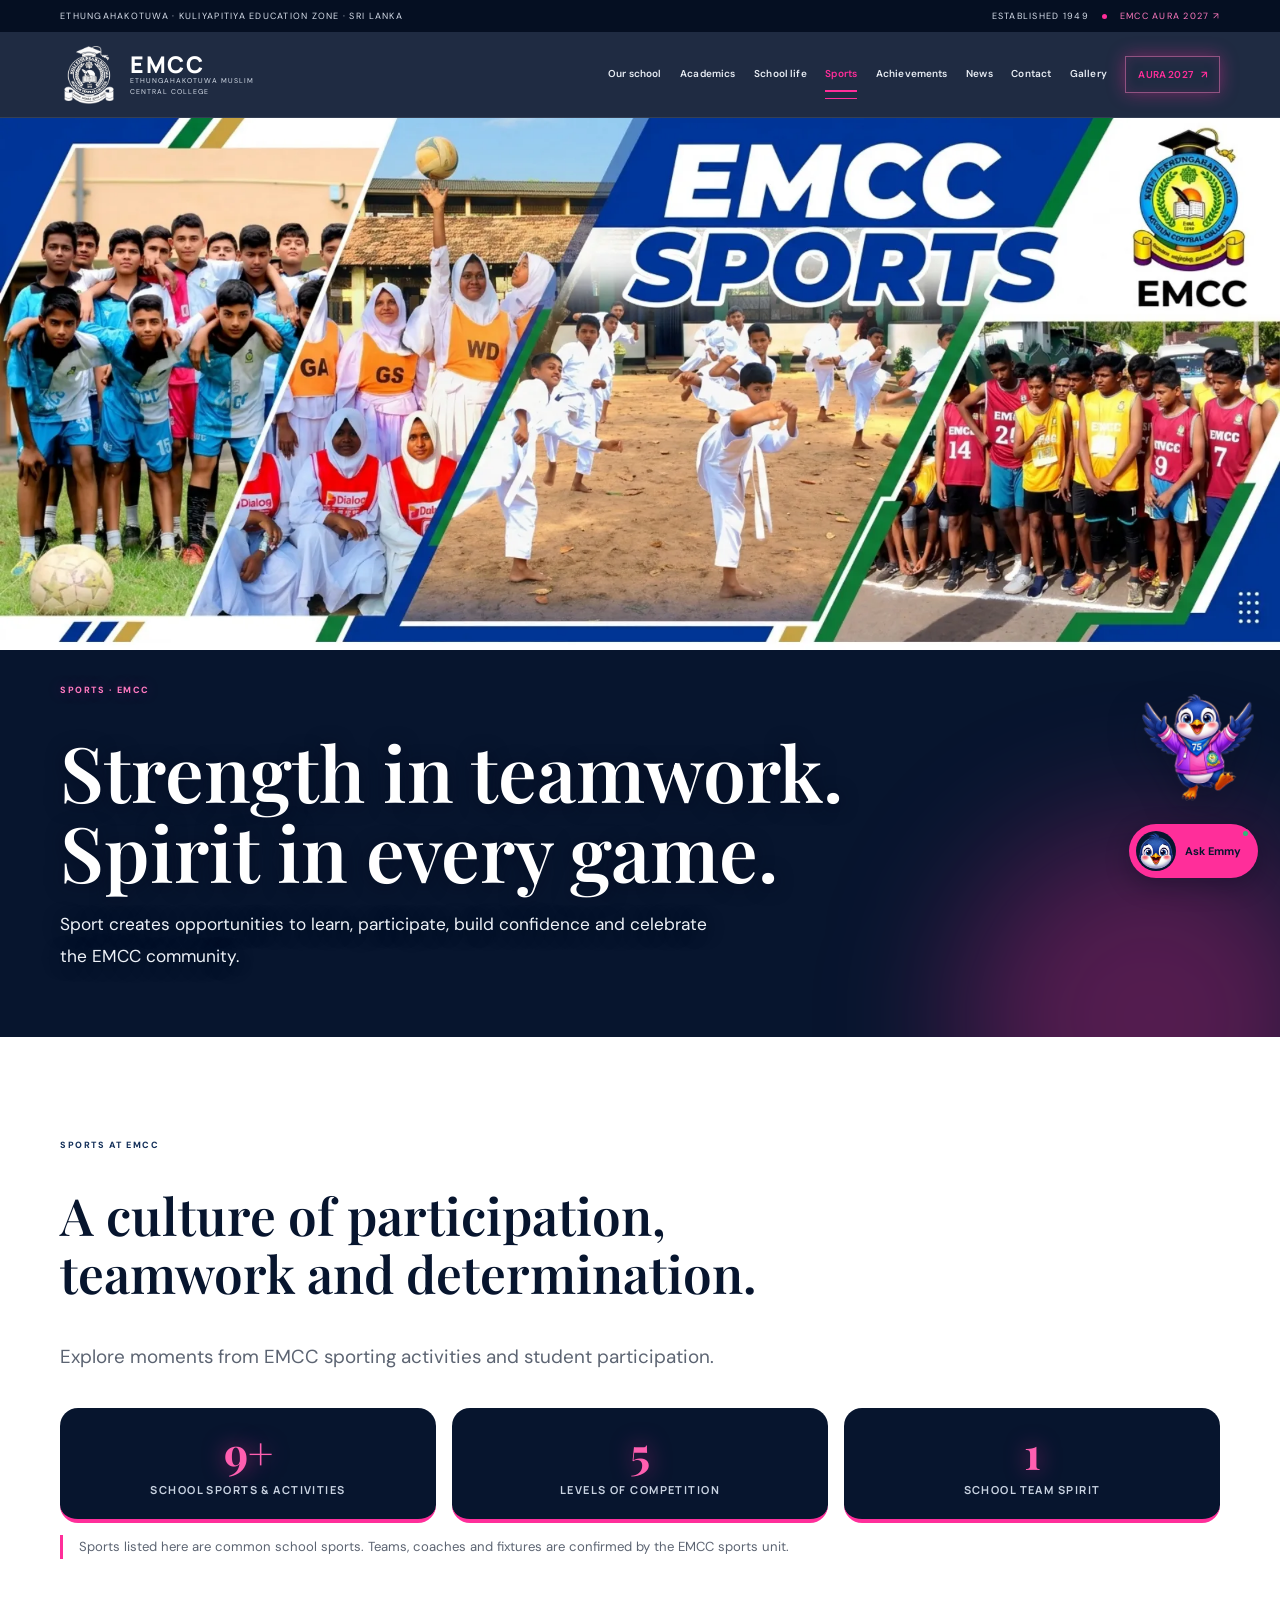
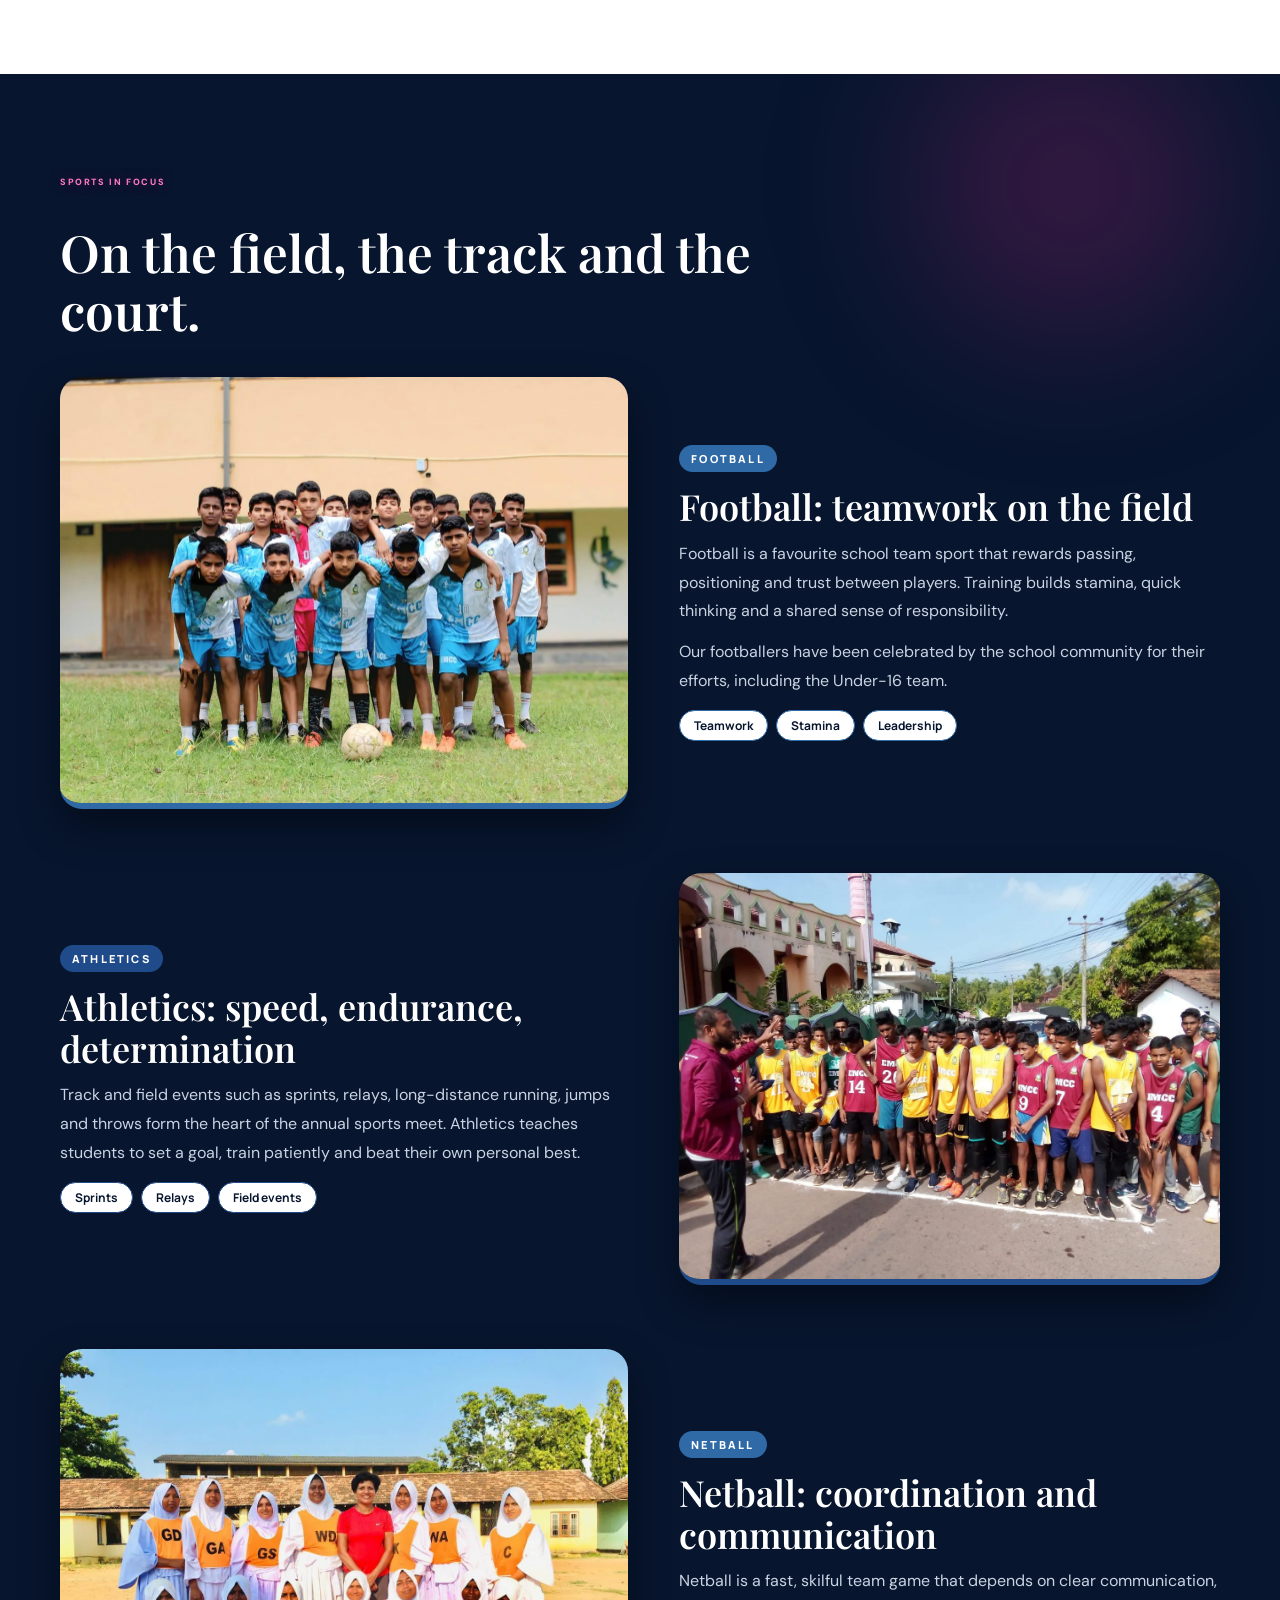
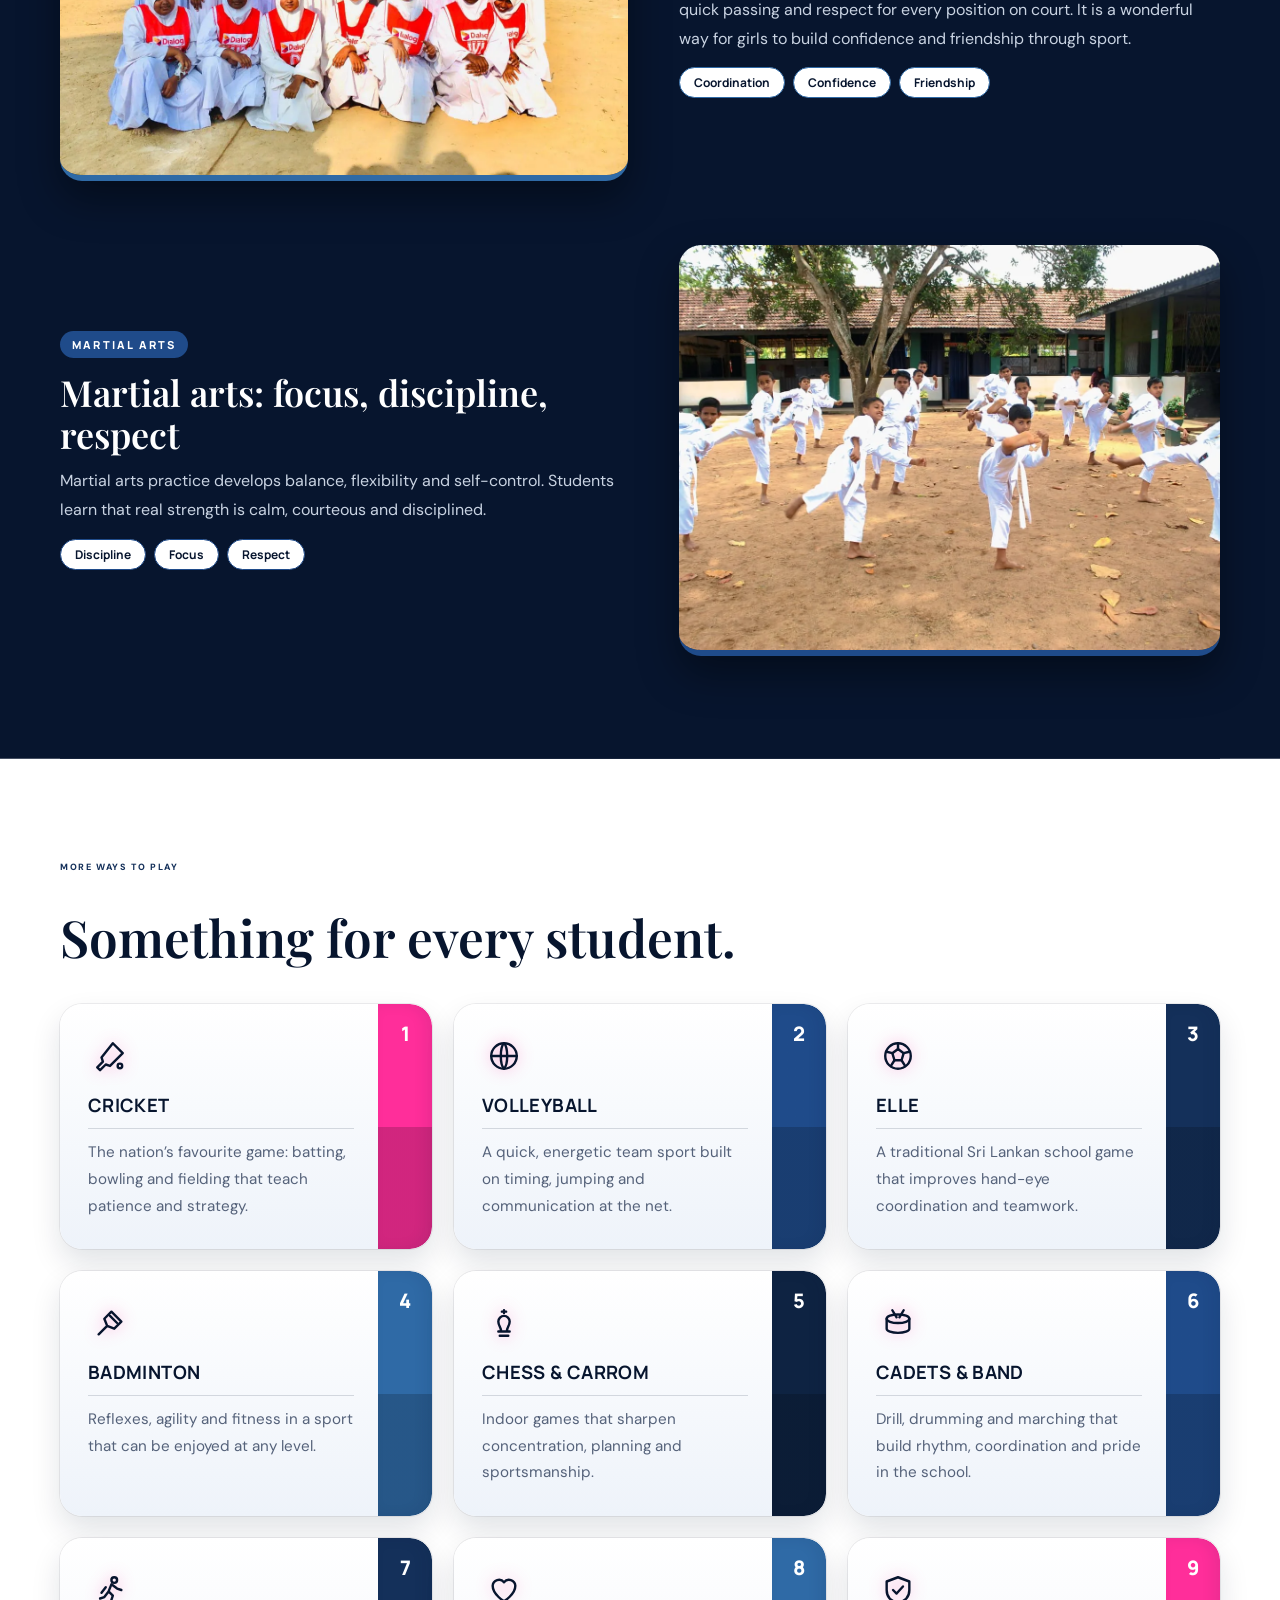
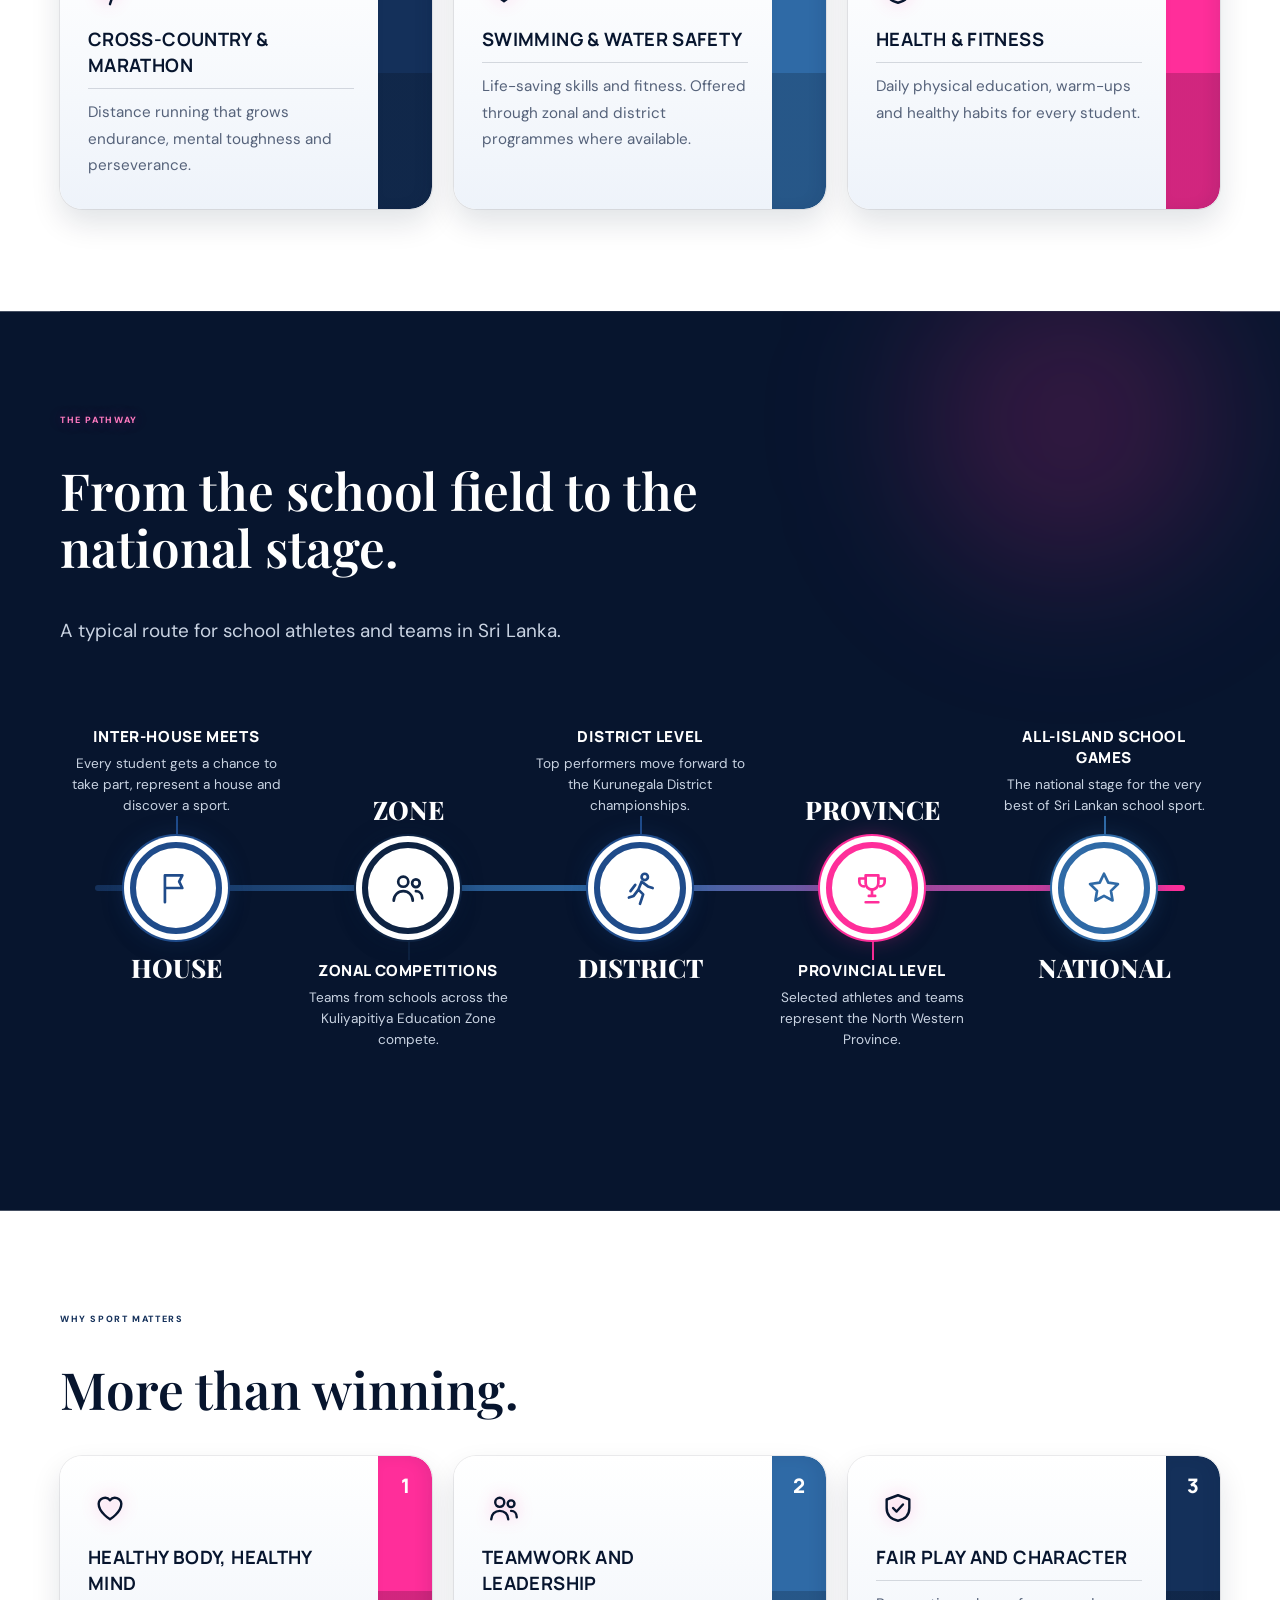
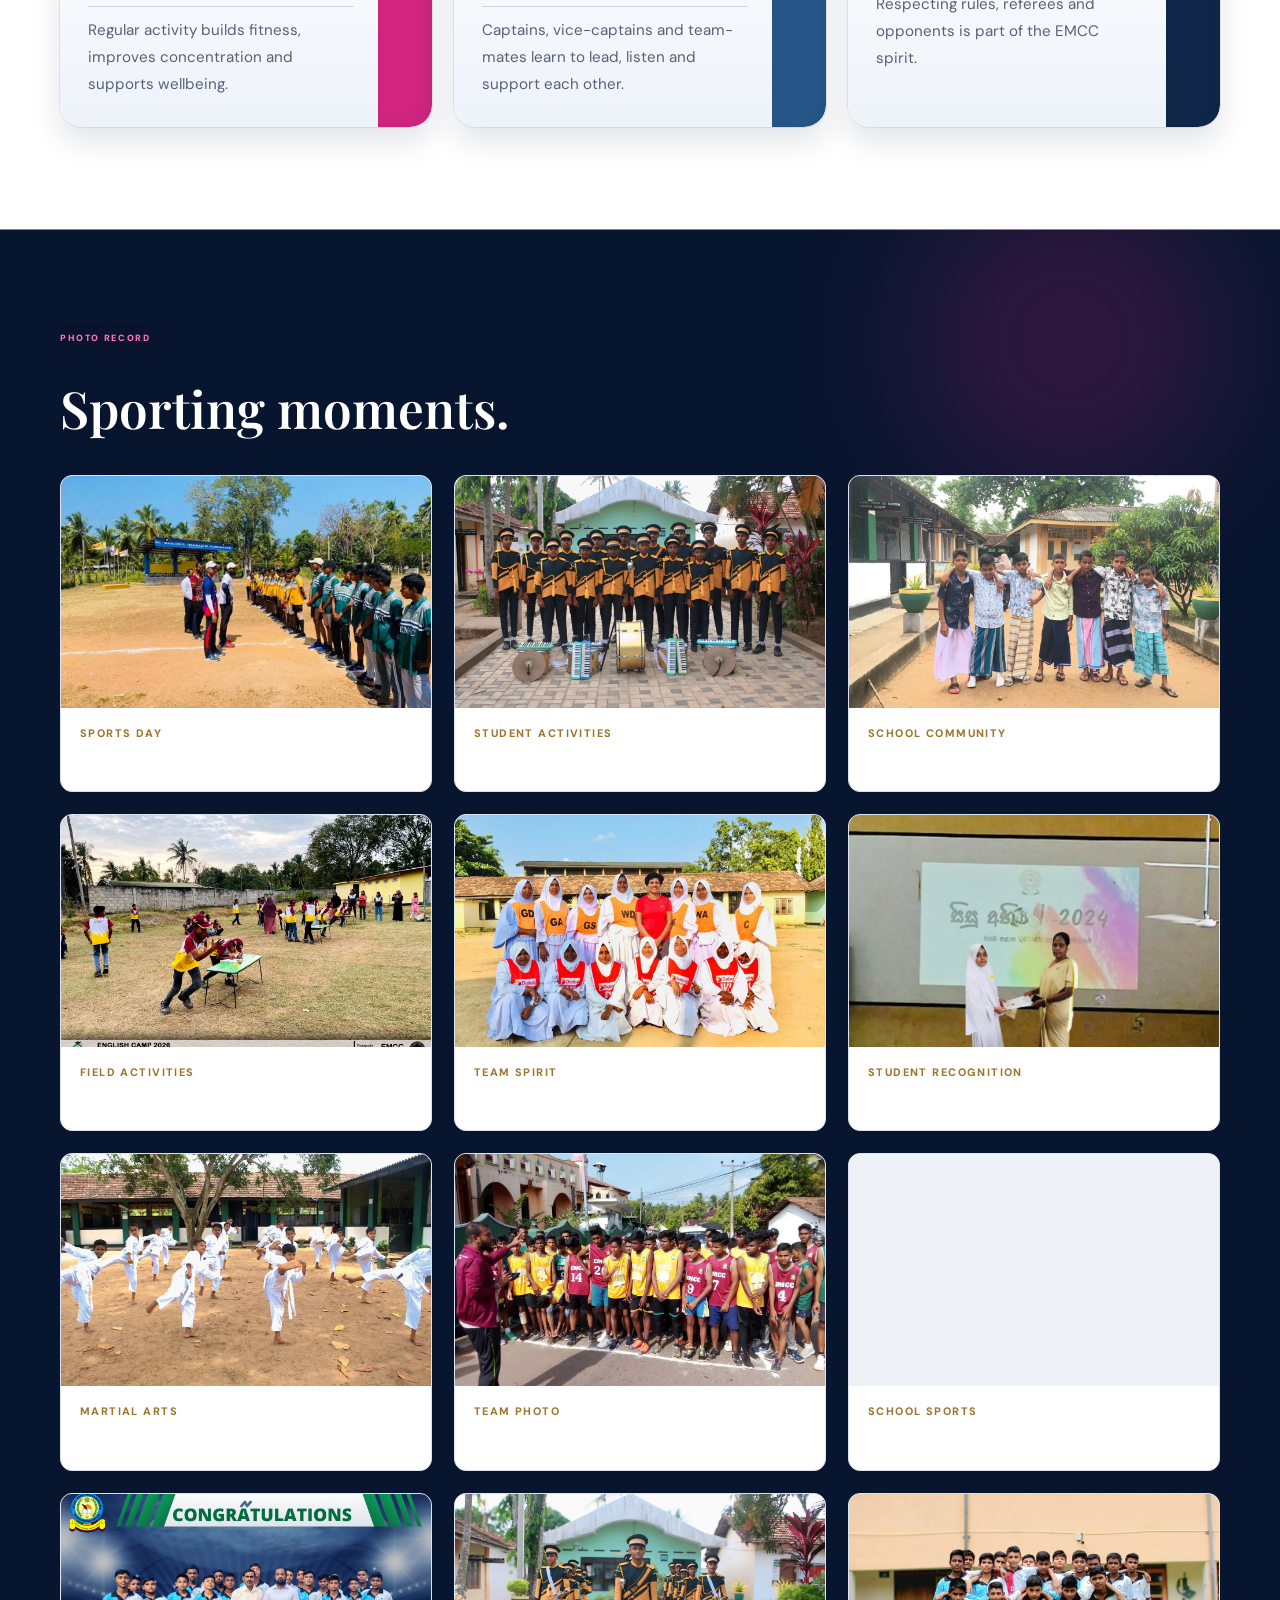
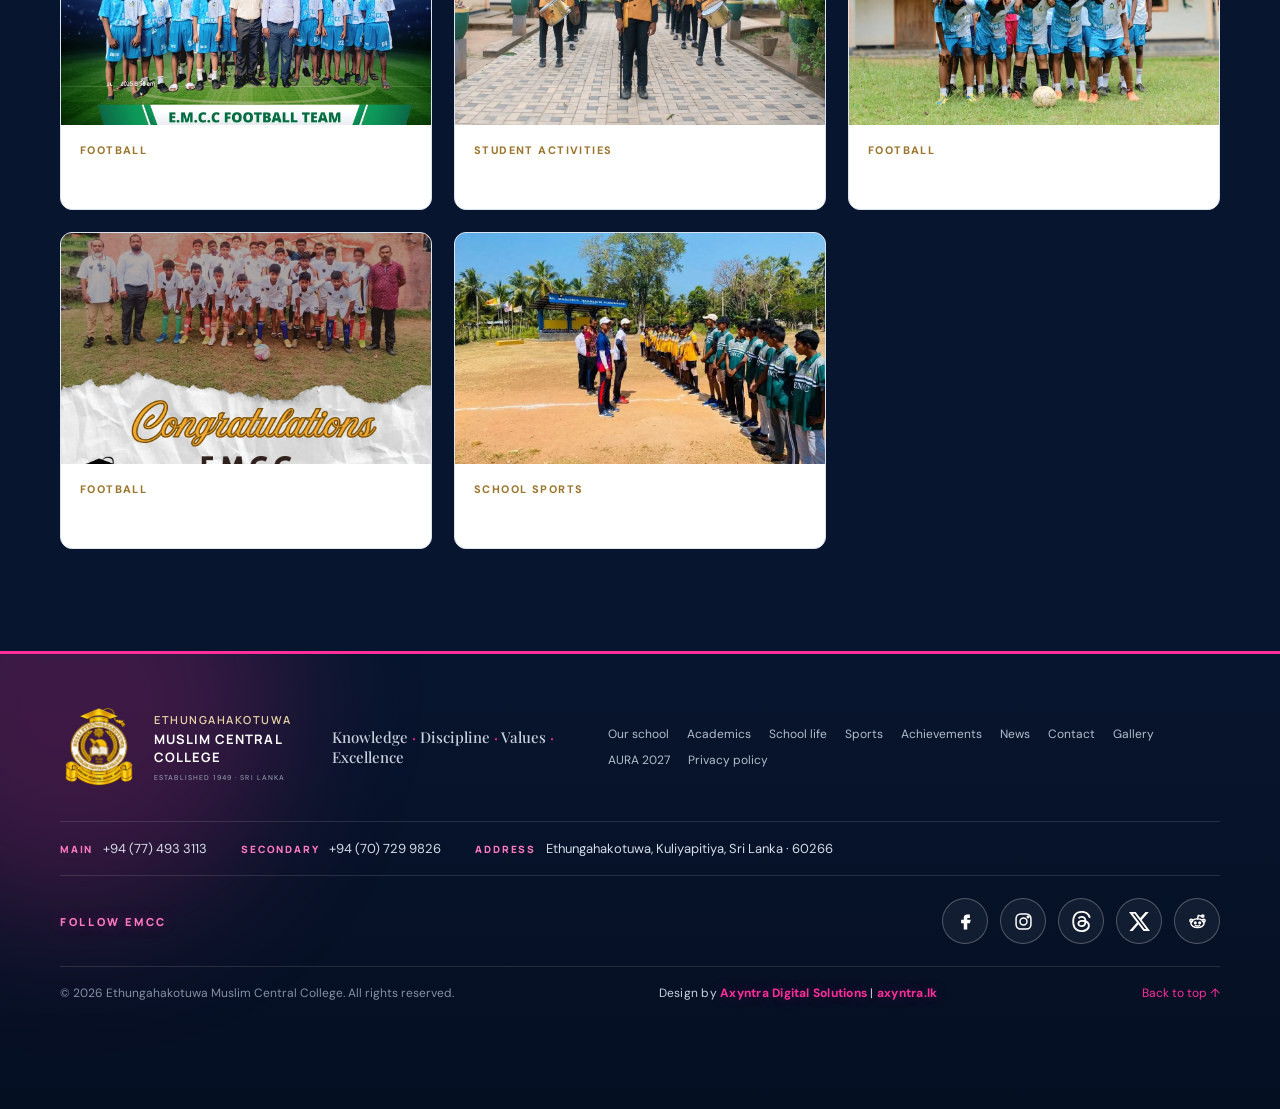
<file: sports.html>
<!DOCTYPE html>

<html lang="en"><head><meta charset="utf-8"/><meta content="width=device-width, initial-scale=1" name="viewport"/><meta content="#101b31" name="theme-color"/><meta content="Explore EMCC sports, facilities, team achievements, school sports photography and upcoming events." name="description"/><meta content="website" property="og:type"/><meta content="Sports | EMCC" property="og:title"/><meta content="Explore EMCC sports, facilities, team achievements, school sports photography and upcoming events." property="og:description"/><meta content="assets/Gallery/school-gateway.webp" property="og:image"/><link href="https://fonts.googleapis.com" rel="preconnect"/><link crossorigin="" href="https://fonts.gstatic.com" rel="preconnect"/><link href="https://fonts.googleapis.com/css2?family=DM+Sans:wght@400;500;600;700&amp;family=Manrope:wght@400;500;600;700;800&amp;family=Playfair+Display:wght@500;600;700&amp;display=swap" rel="stylesheet"/><link href="styles.css" rel="stylesheet"/><link href="pages.css" rel="stylesheet"/><link href="assets/school-crest-white.webp" rel="icon" type="image/webp"/><title>Sports | Ethungahakotuwa Muslim Central College</title><link rel="stylesheet" href="theme.css"><link rel="stylesheet" href="royal.css"><link rel="stylesheet" href="upgrade.css">
</head><body id="top"><a class="skip-link" href="#main">Skip to content</a><div class="topline"><span>ETHUNGAHAKOTUWA · KULIYAPITIYA EDUCATION ZONE · SRI LANKA</span><span class="topline-right">ESTABLISHED 1949 <i></i> <a href="aura-2027.html">EMCC AURA 2027 ↗</a></span></div>
<header class="site-header"><a aria-label="EMCC home" class="brand" href="index.html"><img alt="EMCC school crest" src="assets/school-crest-white.webp"/><span><b>EMCC</b><small>ETHUNGAHAKOTUWA MUSLIM<br/>CENTRAL COLLEGE</small></span></a><button aria-controls="primary-nav" aria-expanded="false" aria-label="Open navigation" class="menu-toggle"><span></span><span></span></button><nav aria-label="Main navigation" class="nav" id="primary-nav"><a href="our-school.html">Our school</a><a href="academics.html">Academics</a><a href="school-life.html">School life</a><a href="sports.html">Sports</a><a href="achievements.html">Achievements</a><a href="news-events.html">News</a><a href="contact.html">Contact</a><a href="gallery.html">Gallery</a><a class="nav-aura" href="aura-2027.html">AURA 2027 <span>↗</span></a></nav></header><main id="main"><section class="subhero" style="--subhero-image:url('assets/Banner%20M/Sports.webp');--subhero-mobile-image:url('assets/Banner%20M/Responsible Sports.webp')"><div class="wrap subhero-inner"><div class="section-kicker light">SPORTS · EMCC</div><h1>Strength in teamwork. Spirit in every game.</h1><p>Sport creates opportunities to learn, participate, build confidence and celebrate the EMCC community.</p></div></section><section class="page-section wrap asset-section"><div class="section-kicker">SPORTS AT EMCC</div><div class="page-heading"><h2>A culture of participation, teamwork and determination.</h2></div><p class="lead">Explore moments from EMCC sporting activities and student participation. </p><div class="stat-band"><div><b>9+</b><span>School sports &amp; activities</span></div><div><b>5</b><span>Levels of competition</span></div><div><b>1</b><span>School team spirit</span></div></div><p class="content-note">Sports listed here are common school sports. Teams, coaches and fixtures are confirmed by the EMCC sports unit.</p></section><section class="sec-navy page-section wrap"><div class="section-kicker">SPORTS IN FOCUS</div><div class="page-heading"><h2>On the field, the track and the court.</h2></div><div class="ft-list"><article class="ft-row" style="--c:#2f6aa6"><a class="ft-img" href="assets/Sports/archive-39.webp" target="_blank" rel="noopener"><img src="assets/Sports/archive-39.webp" alt="EMCC football team on the field" loading="lazy" decoding="async"></a><div class="ft-copy"><small>FOOTBALL</small><h3>Football: teamwork on the field</h3><p>Football is a favourite school team sport that rewards passing, positioning and trust between players. Training builds stamina, quick thinking and a shared sense of responsibility.</p><p>Our footballers have been celebrated by the school community for their efforts, including the Under-16 team.</p><div class="ft-tags"><span>Teamwork</span><span>Stamina</span><span>Leadership</span></div></div></article><article class="ft-row flip" style="--c:#1f4b8a"><a class="ft-img" href="assets/Sports/WhatsApp%20Image%202026-11-15%20at%209.41.59%20PM.webp" target="_blank" rel="noopener"><img src="assets/Sports/WhatsApp%20Image%202026-11-15%20at%209.41.59%20PM.webp" alt="Students lined up at the start of a track event" loading="lazy" decoding="async"></a><div class="ft-copy"><small>ATHLETICS</small><h3>Athletics: speed, endurance, determination</h3><p>Track and field events such as sprints, relays, long-distance running, jumps and throws form the heart of the annual sports meet. Athletics teaches students to set a goal, train patiently and beat their own personal best.</p><div class="ft-tags"><span>Sprints</span><span>Relays</span><span>Field events</span></div></div></article><article class="ft-row" style="--c:#2f6aa6"><a class="ft-img" href="assets/Sports/archive-11.webp" target="_blank" rel="noopener"><img src="assets/Sports/archive-11.webp" alt="EMCC netball team in their bibs" loading="lazy" decoding="async"></a><div class="ft-copy"><small>NETBALL</small><h3>Netball: coordination and communication</h3><p>Netball is a fast, skilful team game that depends on clear communication, quick passing and respect for every position on court. It is a wonderful way for girls to build confidence and friendship through sport.</p><div class="ft-tags"><span>Coordination</span><span>Confidence</span><span>Friendship</span></div></div></article><article class="ft-row flip" style="--c:#1f4b8a"><a class="ft-img" href="assets/Sports/archive-12.webp" target="_blank" rel="noopener"><img src="assets/Sports/archive-12.webp" alt="Students practising martial arts" loading="lazy" decoding="async"></a><div class="ft-copy"><small>MARTIAL ARTS</small><h3>Martial arts: focus, discipline, respect</h3><p>Martial arts practice develops balance, flexibility and self-control. Students learn that real strength is calm, courteous and disciplined.</p><div class="ft-tags"><span>Discipline</span><span>Focus</span><span>Respect</span></div></div></article></div></section><section class="page-section wrap"><div class="section-kicker">MORE WAYS TO PLAY</div><div class="page-heading"><h2>Something for every student.</h2></div><div class="page-card-grid"><article class="page-card pc" style="--c:#ff2e9a"><i class="pc-ico"><svg viewBox="0 0 24 24" aria-hidden="true" fill="none" stroke="currentColor" stroke-width="1.7" stroke-linecap="round" stroke-linejoin="round"><path d="M14 3l7 7-9 9-3-1-4 4-2-2 4-4-1-3z"/><circle cx="19" cy="19" r="1.6"/></svg></i><h3>Cricket</h3><p>The nation’s favourite game: batting, bowling and fielding that teach patience and strategy.</p><b class="pc-tab">1</b></article><article class="page-card pc" style="--c:#1f4b8a"><i class="pc-ico"><svg viewBox="0 0 24 24" aria-hidden="true" fill="none" stroke="currentColor" stroke-width="1.7" stroke-linecap="round" stroke-linejoin="round"><circle cx="12" cy="12" r="9"/><path d="M3 12h18M12 3c3 3 3 15 0 18M12 3c-3 3-3 15 0 18"/></svg></i><h3>Volleyball</h3><p>A quick, energetic team sport built on timing, jumping and communication at the net.</p><b class="pc-tab">2</b></article><article class="page-card pc" style="--c:#14305a"><i class="pc-ico"><svg viewBox="0 0 24 24" aria-hidden="true" fill="none" stroke="currentColor" stroke-width="1.7" stroke-linecap="round" stroke-linejoin="round"><circle cx="12" cy="12" r="9"/><path d="M12 7l4 3-1.5 5h-5L8 10z"/><path d="M12 3v4M16 10l4-1M14.5 15l2.5 4M9.5 15L7 19M8 10L4 9"/></svg></i><h3>Elle</h3><p>A traditional Sri Lankan school game that improves hand-eye coordination and teamwork.</p><b class="pc-tab">3</b></article><article class="page-card pc" style="--c:#2f6aa6"><i class="pc-ico"><svg viewBox="0 0 24 24" aria-hidden="true" fill="none" stroke="currentColor" stroke-width="1.7" stroke-linecap="round" stroke-linejoin="round"><path d="M4 20l6-6M10 14l-2-5 5-5 7 7-5 5z"/><path d="M12 7l5 5"/></svg></i><h3>Badminton</h3><p>Reflexes, agility and fitness in a sport that can be enjoyed at any level.</p><b class="pc-tab">4</b></article><article class="page-card pc" style="--c:#0e2342"><i class="pc-ico"><svg viewBox="0 0 24 24" aria-hidden="true" fill="none" stroke="currentColor" stroke-width="1.7" stroke-linecap="round" stroke-linejoin="round"><path d="M9 21h6M8 18h8M10 18c0-3-2-4-2-7a4 4 0 118 0c0 3-2 4-2 7M12 3v2M10.5 4h3"/></svg></i><h3>Chess & Carrom</h3><p>Indoor games that sharpen concentration, planning and sportsmanship.</p><b class="pc-tab">5</b></article><article class="page-card pc" style="--c:#1f4b8a"><i class="pc-ico"><svg viewBox="0 0 24 24" aria-hidden="true" fill="none" stroke="currentColor" stroke-width="1.7" stroke-linecap="round" stroke-linejoin="round"><ellipse cx="12" cy="9" rx="8" ry="3"/><path d="M4 9v7c0 1.7 3.6 3 8 3s8-1.3 8-3V9M8 3l3 5M16 3l-3 5"/></svg></i><h3>Cadets & Band</h3><p>Drill, drumming and marching that build rhythm, coordination and pride in the school.</p><b class="pc-tab">6</b></article><article class="page-card pc" style="--c:#14305a"><i class="pc-ico"><svg viewBox="0 0 24 24" aria-hidden="true" fill="none" stroke="currentColor" stroke-width="1.7" stroke-linecap="round" stroke-linejoin="round"><circle cx="15" cy="5" r="2"/><path d="M12 22l2-6-3-3 2-5 4 3 3 1M9 10l-3 4M11 13l-3 4-3 1"/></svg></i><h3>Cross-country & Marathon</h3><p>Distance running that grows endurance, mental toughness and perseverance.</p><b class="pc-tab">7</b></article><article class="page-card pc" style="--c:#2f6aa6"><i class="pc-ico"><svg viewBox="0 0 24 24" aria-hidden="true" fill="none" stroke="currentColor" stroke-width="1.7" stroke-linecap="round" stroke-linejoin="round"><path d="M12 20s-8-5-8-11a4.5 4.5 0 018-2.5A4.5 4.5 0 0120 9c0 6-8 11-8 11z"/></svg></i><h3>Swimming & Water safety</h3><p>Life-saving skills and fitness. Offered through zonal and district programmes where available.</p><b class="pc-tab">8</b></article><article class="page-card pc" style="--c:#ff2e9a"><i class="pc-ico"><svg viewBox="0 0 24 24" aria-hidden="true" fill="none" stroke="currentColor" stroke-width="1.7" stroke-linecap="round" stroke-linejoin="round"><path d="M12 3l8 3v6c0 5-3.4 8-8 9-4.6-1-8-4-8-9V6z"/><path d="M8.5 12l2.5 2.5 4.5-5"/></svg></i><h3>Health & fitness</h3><p>Daily physical education, warm-ups and healthy habits for every student.</p><b class="pc-tab">9</b></article></div></section><section class="sec-navy page-section wrap"><div class="section-kicker">THE PATHWAY</div><div class="page-heading"><h2>From the school field to the national stage.</h2></div><p class="lead">A typical route for school athletes and teams in Sri Lanka.</p><div class="tl "><article class="tl-item tl-up" style="--c:#1f4b8a"><div class="tl-text"><h3>Inter-house meets</h3><p>Every student gets a chance to take part, represent a house and discover a sport.</p></div><div class="tl-node"><span class="tl-circle"><svg viewBox="0 0 24 24" aria-hidden="true" fill="none" stroke="currentColor" stroke-width="1.7" stroke-linecap="round" stroke-linejoin="round"><path d="M5 21V4M5 4h11l-2 4 2 4H5"/></svg></span></div><div class="tl-year">HOUSE</div></article><article class="tl-item tl-down" style="--c:#0e2342"><div class="tl-text"><h3>Zonal competitions</h3><p>Teams from schools across the Kuliyapitiya Education Zone compete.</p></div><div class="tl-node"><span class="tl-circle"><svg viewBox="0 0 24 24" aria-hidden="true" fill="none" stroke="currentColor" stroke-width="1.7" stroke-linecap="round" stroke-linejoin="round"><circle cx="9" cy="8" r="3.2"/><path d="M3 20c0-3.5 2.7-6 6-6s6 2.5 6 6"/><circle cx="17" cy="9" r="2.4"/><path d="M17 14c2.5 0 4 2 4 4.5"/></svg></span></div><div class="tl-year">ZONE</div></article><article class="tl-item tl-up" style="--c:#1f4b8a"><div class="tl-text"><h3>District level</h3><p>Top performers move forward to the Kurunegala District championships.</p></div><div class="tl-node"><span class="tl-circle"><svg viewBox="0 0 24 24" aria-hidden="true" fill="none" stroke="currentColor" stroke-width="1.7" stroke-linecap="round" stroke-linejoin="round"><circle cx="15" cy="5" r="2"/><path d="M12 22l2-6-3-3 2-5 4 3 3 1M9 10l-3 4M11 13l-3 4-3 1"/></svg></span></div><div class="tl-year">DISTRICT</div></article><article class="tl-item tl-down" style="--c:#ff2e9a"><div class="tl-text"><h3>Provincial level</h3><p>Selected athletes and teams represent the North Western Province.</p></div><div class="tl-node"><span class="tl-circle"><svg viewBox="0 0 24 24" aria-hidden="true" fill="none" stroke="currentColor" stroke-width="1.7" stroke-linecap="round" stroke-linejoin="round"><path d="M8 4h8v5a4 4 0 01-8 0z"/><path d="M8 6H4v2a3 3 0 003 3M16 6h4v2a3 3 0 01-3 3M12 13v4M8 21h8M10 17h4"/></svg></span></div><div class="tl-year">PROVINCE</div></article><article class="tl-item tl-up" style="--c:#2f6aa6"><div class="tl-text"><h3>All-Island School Games</h3><p>The national stage for the very best of Sri Lankan school sport.</p></div><div class="tl-node"><span class="tl-circle"><svg viewBox="0 0 24 24" aria-hidden="true" fill="none" stroke="currentColor" stroke-width="1.7" stroke-linecap="round" stroke-linejoin="round"><path d="M12 3l2.7 5.6 6.1.9-4.4 4.3 1 6.1L12 17l-5.4 2.9 1-6.1L3.2 9.5l6.1-.9z"/></svg></span></div><div class="tl-year">NATIONAL</div></article></div></section><section class="page-section wrap"><div class="section-kicker">WHY SPORT MATTERS</div><div class="page-heading"><h2>More than winning.</h2></div><div class="page-card-grid"><article class="page-card pc" style="--c:#ff2e9a"><i class="pc-ico"><svg viewBox="0 0 24 24" aria-hidden="true" fill="none" stroke="currentColor" stroke-width="1.7" stroke-linecap="round" stroke-linejoin="round"><path d="M12 20s-8-5-8-11a4.5 4.5 0 018-2.5A4.5 4.5 0 0120 9c0 6-8 11-8 11z"/></svg></i><h3>Healthy body, healthy mind</h3><p>Regular activity builds fitness, improves concentration and supports wellbeing.</p><b class="pc-tab">1</b></article><article class="page-card pc" style="--c:#2f6aa6"><i class="pc-ico"><svg viewBox="0 0 24 24" aria-hidden="true" fill="none" stroke="currentColor" stroke-width="1.7" stroke-linecap="round" stroke-linejoin="round"><circle cx="9" cy="8" r="3.2"/><path d="M3 20c0-3.5 2.7-6 6-6s6 2.5 6 6"/><circle cx="17" cy="9" r="2.4"/><path d="M17 14c2.5 0 4 2 4 4.5"/></svg></i><h3>Teamwork and leadership</h3><p>Captains, vice-captains and team-mates learn to lead, listen and support each other.</p><b class="pc-tab">2</b></article><article class="page-card pc" style="--c:#14305a"><i class="pc-ico"><svg viewBox="0 0 24 24" aria-hidden="true" fill="none" stroke="currentColor" stroke-width="1.7" stroke-linecap="round" stroke-linejoin="round"><path d="M12 3l8 3v6c0 5-3.4 8-8 9-4.6-1-8-4-8-9V6z"/><path d="M8.5 12l2.5 2.5 4.5-5"/></svg></i><h3>Fair play and character</h3><p>Respecting rules, referees and opponents is part of the EMCC spirit.</p><b class="pc-tab">3</b></article></div></section><section class="sec-navy page-section wrap asset-section"><div class="section-kicker">PHOTO RECORD</div><div class="page-heading"><h2>Sporting moments.</h2></div><div class="asset-story-grid"><article class="asset-story-card"><a class="asset-story-image" href="assets/Sports/achievements.webp" rel="noopener" target="_blank"><img alt="Students gathered for a school sports activity" decoding="async" loading="lazy" src="assets/Sports/achievements.webp"/></a><div class="asset-story-copy"><span class="asset-story-kicker">SPORTS DAY</span><h3>Participation and teamwork</h3></div></article><article class="asset-story-card"><a class="asset-story-image" href="assets/Sports/archive-45.webp" rel="noopener" target="_blank"><img alt="Students in a school marching or cadet group" decoding="async" loading="lazy" src="assets/Sports/archive-45.webp"/></a><div class="asset-story-copy"><span class="asset-story-kicker">STUDENT ACTIVITIES</span><h3>Discipline and teamwork</h3></div></article><article class="asset-story-card"><a class="asset-story-image" href="assets/Sports/archive-08.webp" rel="noopener" target="_blank"><img alt="Students taking part in a school group activity" decoding="async" loading="lazy" src="assets/Sports/archive-08.webp"/></a><div class="asset-story-copy"><span class="asset-story-kicker">SCHOOL COMMUNITY</span><h3>Learning beyond the classroom</h3></div></article><article class="asset-story-card"><a class="asset-story-image" href="assets/Sports/sdff.webp" rel="noopener" target="_blank"><img alt="Students participating in an outdoor school activity" decoding="async" loading="lazy" src="assets/Sports/sdff.webp"/></a><div class="asset-story-copy"><span class="asset-story-kicker">FIELD ACTIVITIES</span><h3>Active school life</h3></div></article><article class="asset-story-card"><a class="asset-story-image" href="assets/Sports/archive-11.webp" rel="noopener" target="_blank"><img alt="Students posing together after a school activity" decoding="async" loading="lazy" src="assets/Sports/archive-11.webp"/></a><div class="asset-story-copy"><span class="asset-story-kicker">TEAM SPIRIT</span><h3>Together as one team</h3></div></article><article class="asset-story-card"><a class="asset-story-image" href="assets/Sports/dsfsdf.webp" rel="noopener" target="_blank"><img alt="A school presentation or student recognition moment" decoding="async" loading="lazy" src="assets/Sports/dsfsdf.webp"/></a><div class="asset-story-copy"><span class="asset-story-kicker">STUDENT RECOGNITION</span><h3>Celebrating participation</h3></div></article><article class="asset-story-card"><a class="asset-story-image" href="assets/Sports/archive-12.webp" rel="noopener" target="_blank"><img alt="Students practising a martial arts activity" decoding="async" loading="lazy" src="assets/Sports/archive-12.webp"/></a><div class="asset-story-copy"><span class="asset-story-kicker">MARTIAL ARTS</span><h3>Practice, focus and confidence</h3></div></article><article class="asset-story-card"><a class="asset-story-image" href="assets/Sports/WhatsApp%20Image%202026-11-15%20at%209.41.59%20PM.webp" rel="noopener" target="_blank"><img alt="Students in a school team group photograph" decoding="async" loading="lazy" src="assets/Sports/WhatsApp%20Image%202026-11-15%20at%209.41.59%20PM.webp"/></a><div class="asset-story-copy"><span class="asset-story-kicker">TEAM PHOTO</span><h3>Pride in representing the school</h3></div></article><article class="asset-story-card"><a class="asset-story-image" href="assets/Sports/archive-36.webp" rel="noopener" target="_blank"><img alt="Students in a group photograph outdoors" decoding="async" loading="lazy" src="assets/Sports/archive-36.webp"/></a><div class="asset-story-copy"><span class="asset-story-kicker">SCHOOL SPORTS</span><h3>Shared experiences</h3></div></article><article class="asset-story-card"><a class="asset-story-image" href="assets/Sports/sfsdf.webp" rel="noopener" target="_blank"><img alt="EMCC football team congratulations graphic" decoding="async" loading="lazy" src="assets/Sports/sfsdf.webp"/></a><div class="asset-story-copy"><span class="asset-story-kicker">FOOTBALL</span><h3>EMCC football team</h3></div></article><article class="asset-story-card"><a class="asset-story-image" href="assets/Sports/archive-40.webp" rel="noopener" target="_blank"><img alt="Students in a school marching or cadet group" decoding="async" loading="lazy" src="assets/Sports/archive-40.webp"/></a><div class="asset-story-copy"><span class="asset-story-kicker">STUDENT ACTIVITIES</span><h3>Commitment and coordination</h3></div></article><article class="asset-story-card"><a class="asset-story-image" href="assets/Sports/archive-39.webp" rel="noopener" target="_blank"><img alt="Students posing together on a sports field" decoding="async" loading="lazy" src="assets/Sports/archive-39.webp"/></a><div class="asset-story-copy"><span class="asset-story-kicker">FOOTBALL</span><h3>Teamwork on the field</h3></div></article><article class="asset-story-card"><a class="asset-story-image" href="assets/Sports/WhatsApp%20Image%202026-11-18%20at%2010.13.07%20AM.webp" rel="noopener" target="_blank"><img alt="EMCC football team congratulations graphic" decoding="async" loading="lazy" src="assets/Sports/WhatsApp%20Image%202026-11-18%20at%2010.13.07%20AM.webp"/></a><div class="asset-story-copy"><span class="asset-story-kicker">FOOTBALL</span><h3>Team achievement</h3></div></article><article class="asset-story-card"><a class="asset-story-image" href="assets/Sports/archive-43.webp" rel="noopener" target="_blank"><img alt="Students lined up during an outdoor school activity" decoding="async" loading="lazy" src="assets/Sports/archive-43.webp"/></a><div class="asset-story-copy"><span class="asset-story-kicker">SCHOOL SPORTS</span><h3>Taking part and doing our best</h3></div></article></div></section></main><button aria-label="Chat with Emmy" class="chat-launcher" id="chatLauncher"><img alt="" src="assets/Mascot/emmy-head-t.webp"/><span>Ask Emmy</span><i></i></button><aside aria-hidden="true" aria-label="Emmy AI assistant" class="chat-panel" id="chatPanel"><div class="chat-head"><img alt="" src="assets/Mascot/emmy-head-t.webp"/><div><b>EMMY</b><small>EMCC virtual assistant</small></div><button aria-label="Close chat" id="chatClose">×</button></div><div class="chat-messages" id="chatMessages"><div class="bot-message">Assalamu Alaikum! 👋 I'm Emmy, your EMCC assistant. Ask me about our school or AURA 2027.</div><div class="quick-questions"><button>When is AURA 2027?</button><button>Where is the school?</button><button>Tell me about EMCC</button></div></div><form class="chat-form" id="chatForm"><input aria-label="Your question" autocomplete="off" id="chatInput" placeholder="Ask Emmy a question…" required=""/><button aria-label="Send message">➤</button></form><div class="chat-foot">Emmy answers from verified school information. For anything else, please contact the school office.</div></aside><script defer="" src="chat-widget.js"></script><img alt="Aura mascot" class="aura-mascot-float" decoding="async" loading="lazy" src="assets/Mascot/emmy-flying-t.webp"/><footer class="site-footer"><div class="wrap footer-main"><div class="footer-brand"><img src="assets/school-crest-gold.webp" alt="EMCC gold school crest"><div><b>ETHUNGAHAKOTUWA</b><strong>MUSLIM CENTRAL COLLEGE</strong><small>ESTABLISHED 1949 · SRI LANKA</small></div></div><div class="footer-motto">Knowledge <i>·</i> Discipline <i>·</i> Values <i>·</i> Excellence</div><div class="footer-nav"><a href="our-school.html">Our school</a><a href="academics.html">Academics</a><a href="school-life.html">School life</a><a href="sports.html">Sports</a><a href="achievements.html">Achievements</a><a href="news-events.html">News</a><a href="contact.html">Contact</a><a href="gallery.html">Gallery</a><a href="aura-2027.html">AURA 2027</a><a href="privacy.html">Privacy policy</a></div></div><div class="wrap footer-contact"><a href="tel:+94774933113"><b>Main</b> +94 (77) 493 3113</a><a href="tel:+94707299826"><b>Secondary</b> +94 (70) 729 9826</a><a href="https://www.google.com/maps/place/Kuli%2FEthungahakotuwa+Muslim+Centerl+College/@7.400384,80.0364067,16z/data=!4m10!1m2!2m1!1sKuli%2FEthungahakotuwa+Muslim+Centerl+College!3m6!1s0x3ae2d08b5b11f65b:0x762022c1cf31a4d7!8m2!3d7.4001712!4d80.0373497!15sCitLdWxpL0V0aHVuZ2FoYWtvdHV3YSBNdXNsaW0gQ2VudHJhbCBDb2xsZWdlkgERZ292ZXJubWVudF9zY2hvb2zgAQA!16s%2Fg%2F11b5z_q0w5?entry=ttu&amp;g_ep=EgoyMDI2MTExNy4wIKXMDSoASAFQAw%3D%3D" target="_blank" rel="noopener"><b>Address</b> Ethungahakotuwa, Kuliyapitiya, Sri Lanka · 60266</a></div><div class="wrap footer-social-row"><span class="fs-label">FOLLOW EMCC</span><div class="fs-icons"><a href="https://www.facebook.com/share/1A5jmkpmfi/" target="_blank" rel="noopener" aria-label="EMCC on Facebook" title="Facebook"><svg viewBox="0 0 24 24" aria-hidden="true" fill="currentColor" stroke="none"><path d="M14 8h3V4h-3a4 4 0 00-4 4v2H7v4h3v7h4v-7h3l1-4h-4V8z"/></svg></a><a href="https://www.instagram.com/emcc.lk/" target="_blank" rel="noopener" aria-label="EMCC on Instagram" title="Instagram"><svg viewBox="0 0 24 24" aria-hidden="true" fill="none" stroke="currentColor" stroke-width="1.7" stroke-linecap="round" stroke-linejoin="round"><rect x="3.5" y="3.5" width="17" height="17" rx="5"/><circle cx="12" cy="12" r="4"/><circle cx="17.3" cy="6.7" r="1" fill="currentColor"/></svg></a><a href="https://www.threads.com/@emcc.lk" target="_blank" rel="noopener" aria-label="EMCC on Threads" title="Threads"><svg viewBox="0 0 24 24" aria-hidden="true" fill="currentColor" stroke="none"><path d="M12.186 24h-.007c-3.581-.024-6.334-1.205-8.184-3.509C2.35 18.44 1.5 15.586 1.472 12.01v-.017c.03-3.579.879-6.43 2.525-8.482C5.845 1.205 8.6.024 12.18 0h.014c2.746.02 5.043.725 6.826 2.098 1.677 1.29 2.858 3.13 3.509 5.467l-2.04.569c-1.104-3.96-3.898-5.984-8.304-6.015-2.91.022-5.11.936-6.54 2.717C4.307 6.504 3.616 8.914 3.589 12c.027 3.086.718 5.496 2.057 7.164 1.43 1.783 3.631 2.698 6.54 2.717 2.623-.02 4.358-.631 5.8-2.045 1.647-1.613 1.618-3.593 1.09-4.798-.31-.71-.873-1.3-1.634-1.75-.192 1.352-.622 2.446-1.284 3.272-.886 1.102-2.14 1.704-3.73 1.79-1.202.065-2.361-.218-3.259-.801-1.063-.689-1.685-1.74-1.752-2.964-.065-1.19.408-2.285 1.33-3.082.88-.76 2.119-1.207 3.583-1.291a13.853 13.853 0 0 1 3.02.142c-.126-.742-.375-1.332-.75-1.757-.513-.586-1.308-.883-2.359-.89h-.029c-.844 0-1.992.232-2.721 1.32L7.734 7.847c.98-1.454 2.568-2.256 4.478-2.256h.044c3.194.02 5.097 1.975 5.287 5.388.108.046.216.094.321.142 1.49.7 2.58 1.761 3.154 3.07.797 1.82.871 4.79-1.548 7.158-1.85 1.81-4.094 2.628-7.277 2.65Zm1.003-11.69c-.242 0-.487.007-.739.021-1.836.103-2.98.946-2.916 2.143.067 1.256 1.452 1.839 2.784 1.767 1.224-.065 2.818-.543 3.086-3.71a10.5 10.5 0 0 0-2.215-.221z"/></svg></a><a href="https://x.com/home" target="_blank" rel="noopener" aria-label="EMCC on X (Twitter)" title="X (Twitter)"><svg viewBox="0 0 24 24" aria-hidden="true" fill="currentColor" stroke="none"><path d="M18.901 1.153h3.68l-8.04 9.19L24 22.846h-7.406l-5.8-7.584-6.638 7.584H.474l8.6-9.83L0 1.154h7.594l5.243 6.932ZM17.61 20.644h2.039L6.486 3.24H4.298Z"/></svg></a><a href="https://www.reddit.com/user/EMCC_LK/" target="_blank" rel="noopener" aria-label="EMCC on Reddit" title="Reddit"><svg viewBox="0 0 24 24" aria-hidden="true" fill="none" stroke="currentColor" stroke-width="1.7" stroke-linecap="round" stroke-linejoin="round"><ellipse cx="12" cy="14" rx="7.5" ry="5"/><circle cx="9.5" cy="13.5" r=".9" fill="currentColor"/><circle cx="14.5" cy="13.5" r=".9" fill="currentColor"/><path d="M9.5 16.3c1.4 1 3.6 1 5 0M12 9l1-4 4 1"/><circle cx="18" cy="5.8" r="1.3"/><circle cx="4.8" cy="11" r="1.5"/><circle cx="19.2" cy="11" r="1.5"/></svg></a></div></div><div class="wrap footer-bottom"><span>© <span class="current-year" id="year"></span> Ethungahakotuwa Muslim Central College. All rights reserved.</span><span class="footer-credit">Design by <a href="https://axyntra.lk" target="_blank" rel="noopener">Axyntra Digital Solutions</a> | <a href="https://axyntra.lk" target="_blank" rel="noopener">axyntra.lk</a></span><a href="#top" class="to-top">Back to top ↑</a></div></footer><script defer="" src="pages.js"></script><script src="mascot.js" defer></script></body></html>
</file>
<file: styles.css>
:root{--navy:#101b31;--navy2:#172742;--gold:#ff7ac0;--gold2:#b98f4c;--ink:#172238;--muted:#687386;--paper:#ffffff;--line:#dbe3ef;--serif:"Playfair Display",Georgia,serif;--sans:"DM Sans",Arial,sans-serif;--display:"Manrope",Arial,sans-serif}*{box-sizing:border-box}html{scroll-behavior:smooth;scroll-padding-top:88px}body{margin:0;color:var(--ink);font-family:var(--sans);-webkit-font-smoothing:antialiased}img{max-width:100%;display:block}a{color:inherit;text-decoration:none}.wrap{width:min(1160px,calc(100% - 64px));margin:auto}.skip-link{position:absolute;left:-999px;top:10px;background:white;padding:12px;z-index:100}.skip-link:focus{left:10px}.topline{height:32px;padding:0 max(32px,calc((100% - 1160px)/2));background:#0b1425;color:#b7c0ce;display:flex;align-items:center;justify-content:space-between;font-size:9px;letter-spacing:.14em}.topline-right{display:flex;align-items:center;gap:13px}.topline i,.eyebrow span{width:5px;height:5px;border-radius:50%;background:var(--gold);display:inline-block}.topline a{color:var(--gold)}.site-header{height:86px;background:var(--navy);color:white;display:flex;align-items:center;justify-content:space-between;padding:0 max(32px,calc((100% - 1160px)/2));position:sticky;top:0;z-index:50;border-bottom:1px solid #ffffff12;transition:box-shadow .25s}.site-header.scrolled{box-shadow:0 12px 30px #07132630}.brand{display:flex;align-items:center;gap:11px;min-width:240px}.brand img{width:52px;height:52px;object-fit:contain;filter:none}.brand b{font:800 22px var(--display);letter-spacing:.08em;display:block}.brand small{font-size:7px;letter-spacing:.13em;line-height:1.5;color:#d0d6df;display:block}.nav{display:flex;align-items:center;gap:clamp(13px,2vw,27px);font-size:11px;font-weight:600;color:#e0e5ed}.nav a{transition:color .2s}.nav a:hover{color:var(--gold)}.nav-aura{border:1px solid #ff7ac080;padding:12px 15px;color:var(--gold)!important}.nav-aura span{margin-left:8px}.menu-toggle{display:none;background:none;border:0;color:white}.hero{position:relative;min-height:690px;display:flex;align-items:center;background:var(--navy);color:white;overflow:hidden}.hero-image,.hero-shade{position:absolute;inset:0}.hero-image{background:url('assets/Gallery/school-gateway.webp') center 48%/cover no-repeat;opacity:.54}.hero-shade{background:linear-gradient(90deg,#0b1529 0%,#101b31eF 38%,#101b31a6 72%,#101b3140 100%),linear-gradient(0deg,#101b31b8,transparent 55%)}.hero-inner{position:relative;z-index:2;display:flex;align-items:center;justify-content:space-between;min-height:690px;padding-top:28px;padding-bottom:70px}.hero-copy{max-width:720px}.eyebrow,.overline{font-size:9px;letter-spacing:.2em;font-weight:700}.eyebrow{display:flex;align-items:center;gap:10px;color:#e5d5b4}.hero-crest{width:76px;height:76px;object-fit:contain;filter:none;margin:24px 0 12px}.hero h1,.section h2,.section-heading h2,.aura h2,.contact-section h2,.resources-inner h2{font:600 clamp(48px,6vw,76px)/1.1 var(--serif);letter-spacing:-.035em;margin:0}.hero h1 em,.section h2 em,.section-heading h2 em,.aura h2 em,.contact-section h2 em,.resources-inner h2 em{font-weight:500;color:var(--gold);font-style:italic}.hero-copy>p{max-width:570px;color:#d2d8e2;font-size:14px;line-height:1.9;margin:22px 0 27px}.hero-actions{display:flex;gap:12px;flex-wrap:wrap}.btn{display:inline-flex;align-items:center;gap:24px;padding:16px 20px;font-size:10px;letter-spacing:.04em;font-weight:700;transition:transform .2s,background .2s}.btn:hover{transform:translateY(-3px)}.btn-gold{background:var(--gold);color:#17233a}.btn-gold:hover{background:#ff7ac0}.btn-ghost{border:1px solid #ffffff80;color:white}.hero-foot{display:flex;align-items:center;gap:12px;margin-top:58px;color:#b9c3d1;font-size:8px;letter-spacing:.18em}.gold-rule{width:35px;height:1px;background:var(--gold)}.hero-side-note{align-self:flex-end;display:flex;align-items:center;gap:14px;margin-bottom:25px;border-left:1px solid #ff7ac080;padding-left:20px}.hero-side-note b{font:500 44px var(--serif);color:var(--gold)}.hero-side-note span{font-size:8px;line-height:1.7;letter-spacing:.16em;color:#e0e5ed}.hero-scroll{position:absolute;right:max(32px,calc((100% - 1160px)/2));bottom:27px;color:#d5dbe4;font-size:8px;letter-spacing:.17em}.hero-scroll span{color:var(--gold);margin-left:12px}.quick-facts{background:#fff;border-bottom:1px solid var(--line)}.facts-grid{display:grid;grid-template-columns:repeat(4,1fr);align-items:center;padding:27px 0}.facts-grid>div{padding:4px 30px;border-right:1px solid var(--line)}.facts-grid>div:first-child{padding-left:0}.facts-grid>div:nth-child(3){border:0}.facts-grid b{font:600 34px var(--serif);display:block;color:var(--navy)}.facts-grid b span{color:var(--gold2)}.facts-grid>div>span{font-size:10px;color:var(--muted)}.facts-grid .facts-note{border:0;padding-right:0}.facts-note span{font-size:9px;line-height:1.6;display:block}.section{padding:100px 0}.section-kicker{font-size:9px;letter-spacing:.18em;font-weight:700;color:#7e8795;margin-bottom:36px}.section-kicker span{color:var(--gold2);padding:0 5px}.section-kicker.light{color:#bfc8d5}.intro-grid,.section-heading{display:grid;grid-template-columns:1.1fr .9fr;gap:70px;align-items:end}.overline{color:#9b7a48;margin:0 0 17px}.about h2,.section-heading h2{font-size:clamp(39px,4.4vw,57px);color:var(--navy)}.intro-text{font-size:13px;line-height:1.95;color:#657083}.intro-text p{margin:0 0 15px}.text-link{display:inline-block;margin-top:8px;color:#9a753d;font-size:11px;font-weight:700}.text-link span{margin-left:10px}.identity-grid{display:grid;grid-template-columns:repeat(3,1fr);gap:14px;margin-top:60px}.identity-card{min-height:190px;padding:27px;background:#ffffff;border:1px solid #eee9df}.identity-card .identity-symbol{font-size:23px;color:#b58d50;display:block;margin-bottom:20px}.identity-card small{font-size:8px;letter-spacing:.18em;color:#8b7654;font-weight:700}.identity-card h3{font:500 21px/1.4 var(--serif);max-width:290px;margin:11px 0 0}.identity-dark{background:var(--navy);color:white;border-color:var(--navy)}.identity-dark h3{color:#fff}.academics{background:var(--navy);color:white;padding:92px 0 85px}.academics .section-kicker{margin-bottom:36px}.section-heading{grid-template-columns:1fr .72fr;margin-bottom:44px}.section-heading h2{color:white}.section-heading>p{font-size:12px;line-height:1.9;color:#bfc8d5;margin:0 0 7px}.gold{color:var(--gold)}.academic-grid{display:grid;grid-template-columns:repeat(3,1fr);gap:12px}.academic-card{min-height:365px;padding:25px;display:flex;flex-direction:column;justify-content:space-between;background-size:cover;background-position:center;position:relative;isolation:isolate;overflow:hidden}.academic-card:before{content:"";position:absolute;inset:0;z-index:-1;background:linear-gradient(0deg,#0b1528ed 0%,#0b152899 54%,#0b152830 100%)}.academic-primary{background-image:url('assets/Academic/WhatsApp%20Image%202026-11-15%20at%209.42.06%20PMfsdfsdf.webp')}.academic-secondary{background-image:url('assets/Gallery/Secondary.webp')}.academic-advanced{background-image:url('assets/Gallery/advanced-level-education.webp')}.academic-number{font-size:8px;letter-spacing:.17em;color:#f0d59e}.academic-card h3{font:500 28px var(--serif);margin:0 0 10px}.academic-card p{font-size:11px;line-height:1.8;color:#d2d8e2;max-width:290px;margin:0 0 19px}.academic-card a{font-size:10px;color:var(--gold);font-weight:700}.academic-card a span{margin-left:9px}.academic-note,.editorial-note{font-size:9px;color:#9da9ba;margin:17px 0 0}.dark-heading h2{color:var(--navy)}.dark-heading>p{color:#697487}.life-grid{border-top:1px solid var(--line);margin-top:45px;display:grid;grid-template-columns:1fr 1fr}.life-grid article{display:grid;grid-template-columns:44px 1fr 20px;gap:15px;align-items:start;padding:25px 18px 25px 0;border-bottom:1px solid var(--line)}.life-grid article:nth-child(odd){border-right:1px solid var(--line);padding-right:25px}.life-grid article:nth-child(even){padding-left:25px}.life-grid article>span{font:500 14px var(--serif);color:#b58d50}.life-grid h3{font:500 22px var(--serif);margin:0 0 7px}.life-grid p{font-size:11px;line-height:1.8;color:#6e7889;margin:0;max-width:390px}.life-grid article>b{font-size:13px;color:#ad8951}.editorial-note{color:#8b94a2}.achievement-section{background:#ffffff;padding:92px 0}.achievement-section .section-heading{margin-bottom:35px}.achievement-grid{display:grid;grid-template-columns:repeat(3,1fr);gap:13px}.achievement-grid article{background:#fff;padding:28px;min-height:265px;border:1px solid #ebe6dd}.achievement-icon{font-size:22px;color:#b58d50;display:block;margin-bottom:25px}.achievement-grid small{font-size:8px;letter-spacing:.16em;color:#a17e48;font-weight:700}.achievement-grid h3{font:500 23px var(--serif);margin:12px 0}.achievement-grid p{font-size:11px;line-height:1.8;color:#697487;min-height:55px}.achievement-grid article>em{font-style:normal;font-size:9px;color:#969eaa}.achievement-banner{display:flex;align-items:center;justify-content:space-between;gap:15px;background:var(--navy);color:white;padding:25px 30px;margin-top:16px}.achievement-banner>span{font-size:8px;letter-spacing:.17em;color:var(--gold)}.achievement-banner b{font:500 19px var(--serif)}.achievement-banner i{color:var(--gold);font-style:normal}.achievement-banner a{font-size:10px;color:var(--gold);font-weight:700}.news-section{padding-bottom:105px}.news-grid{display:grid;grid-template-columns:1.35fr .65fr;gap:14px}.news-feature{display:grid;grid-template-columns:.75fr 1fr;background:#ffffff;min-height:270px}.news-photo{background:var(--navy);display:grid;place-items:center;padding:30px}.news-photo img{width:190px;height:190px;object-fit:contain}.news-content{padding:35px}.news-tag{font-size:8px;letter-spacing:.16em;color:#9d7b49;font-weight:700}.news-content h3{font:600 31px var(--serif);margin:15px 0 8px}.news-content p,.news-placeholder p{font-size:11px;line-height:1.8;color:#6e7889}.news-content a{display:inline-block;margin-top:12px;color:#9d7b49;font-size:10px;font-weight:700}.news-placeholder{border:1px solid var(--line);padding:28px;display:flex;flex-direction:column;align-items:flex-start;justify-content:center}.placeholder-mark{font-size:25px;color:#b58d50;margin-bottom:20px}.news-placeholder small{font-size:8px;letter-spacing:.16em;color:#9d7b49;font-weight:700}.news-placeholder h3{font:500 22px var(--serif);margin:11px 0 0}.placeholder-status{font-size:8px;letter-spacing:.1em;color:#929aa7;margin-top:14px}.aura{position:relative;overflow:hidden;background:#0d192e;color:white;padding:86px 0 0;isolation:isolate}.aura:before{content:"";position:absolute;inset:0;z-index:-2;background:radial-gradient(ellipse at 78% 32%,#273c5b 0,transparent 40%),linear-gradient(135deg,#101d34,#0a1426)}.aura-glow{position:absolute;z-index:-1;border-radius:50%;filter:blur(1px);pointer-events:none}.aura-glow-one{width:500px;height:500px;right:-180px;top:-200px;background:radial-gradient(circle,#d6b16b24,transparent 70%)}.aura-glow-two{width:400px;height:400px;left:-220px;bottom:0;background:radial-gradient(circle,#4b6b9833,transparent 70%)}.aura-inner{position:relative;z-index:2}.aura-heading{display:flex;align-items:center;justify-content:space-between}.aura-heading .section-kicker{margin-bottom:25px}.aura-heading>img{width:100px;height:100px;object-fit:contain}.aura-main{display:grid;grid-template-columns:1.15fr .85fr;gap:40px;align-items:center;padding:35px 0 55px}.aura-wordmark{font:600 19px var(--serif);letter-spacing:.1em}.aura-wordmark b{color:var(--gold)}.aura-wordmark span{font:700 10px var(--display);color:#e4c988;margin-left:6px}.aura h2{font-size:clamp(44px,5vw,65px);margin:18px 0}.aura-copy>p{max-width:540px;color:#c2ccda;font-size:12px;line-height:1.9}.aura-date{display:flex;align-items:center;gap:14px;color:var(--gold);margin:25px 0}.aura-date strong{font:600 49px var(--serif)}.aura-date span{font-size:9px;letter-spacing:.17em;line-height:1.5}.aura-character{display:flex;align-items:center;justify-content:center;flex-direction:column;min-height:360px}.aura-character img{width:min(340px,100%);height:300px;object-fit:contain;filter:drop-shadow(0 18px 35px #0005)}.aura-character>div{text-align:center;margin-top:5px}.aura-character b,.aura-character span{display:block}.aura-character b{font:500 20px var(--serif);color:var(--gold)}.aura-character span{font-size:9px;color:#b9c5d4;margin-top:5px}.countdown-panel{border-top:1px solid #ffffff28;border-bottom:1px solid #ffffff28;padding:24px 0;display:flex;justify-content:space-between;align-items:center;gap:25px}.countdown-panel small{font-size:8px;letter-spacing:.18em;color:var(--gold)}.countdown-panel h3{font:500 21px var(--serif);margin:8px 0 0}.countdown{display:flex;gap:9px}.countdown>div{width:76px;text-align:center;padding:10px 4px;background:#ffffff0a;border:1px solid #ffffff20}.countdown b{font:600 27px var(--serif);color:var(--gold);display:block}.countdown span{font-size:8px;text-transform:uppercase;letter-spacing:.12em;color:#c0c9d7}.aura-bottom{display:flex;justify-content:space-between;gap:15px;padding:24px 0;color:#c2ccda;font-size:8px;letter-spacing:.14em}.aura-bottom i{font-style:normal;color:var(--gold);padding:0 6px}.aura-bottom a{color:var(--gold)}.aura-highlights{border-top:1px solid #ffffff20;display:grid;grid-template-columns:repeat(3,1fr);gap:20px;padding:23px 0 27px}.aura-highlights div{display:flex;align-items:center;gap:12px}.aura-highlights span{font:500 12px var(--serif);color:var(--gold)}.aura-highlights b{font:500 14px var(--serif);color:#e0e6ef}.aura-flyer{position:absolute;z-index:4;left:0;top:20%;width:100px;height:100px;opacity:0;pointer-events:none;transform:translate3d(-140px,0,0) rotate(-8deg);will-change:transform,opacity}.aura-flyer img{width:100%;height:100%;object-fit:contain;filter:drop-shadow(0 10px 10px #0005)}.gallery-section{padding-bottom:100px}.gallery-grid{display:grid;grid-template-columns:repeat(4,1fr);gap:12px;margin-top:42px}.gallery-item{border:0;padding:0;background:#ffffff;position:relative;overflow:hidden;cursor:zoom-in;aspect-ratio:4/3}.gallery-item img{width:100%;height:100%;object-fit:cover;transition:transform .5s}.gallery-item:hover img{transform:scale(1.06)}.gallery-item:after{content:"↗";position:absolute;right:10px;bottom:10px;width:28px;height:28px;border-radius:50%;background:#101b31d9;color:white;display:grid;place-items:center;font-size:12px}.gallery-note{font-size:9px;color:#8992a0;margin-top:16px}.resources-section{background:#172641;color:white;padding:65px 0}.resources-inner{display:grid;grid-template-columns:.75fr 1.25fr;gap:60px;align-items:center}.resources-inner h2{font-size:42px}.resource-links{border-top:1px solid #ffffff2b}.resource-links a{display:grid;grid-template-columns:40px 1fr auto;align-items:center;gap:15px;padding:17px 0;border-bottom:1px solid #ffffff2b}.resource-links a>span{color:var(--gold);font:500 13px var(--serif)}.resource-links b{font:500 17px var(--serif)}.resource-links small{font-size:8px;letter-spacing:.12em;color:#b7c2d2}.contact-section{background:#101b31;color:white;padding:85px 0}.contact-inner{display:grid;grid-template-columns:1fr 1fr;gap:70px;align-items:center}.contact-section .section-kicker{margin-bottom:35px}.contact-section h2{font-size:58px}.contact-lead{font-size:12px;line-height:1.9;color:#c0c9d6;max-width:430px;margin-top:20px}.contact-card{background:#fff;color:var(--ink);padding:35px 38px;display:flex;flex-direction:column;align-items:flex-start;gap:12px}.contact-card>small{font-size:8px;letter-spacing:.18em;color:#9b7845;font-weight:700}.contact-card h3{font:600 24px var(--serif);margin:5px 0}.contact-card p{font-size:11px;line-height:1.8;color:#6d7788;margin:0 0 4px}.contact-card>a{font-size:13px;font-weight:700;color:#96713a}.contact-meta{border-top:1px solid var(--line);width:100%;padding-top:14px;margin-top:7px;font-size:9px;line-height:1.8;color:#8992a0}.site-footer{background:#091221;color:white;padding:45px 0 20px}.footer-main{display:flex;align-items:center;justify-content:space-between;gap:24px;padding-bottom:35px}.footer-brand{display:flex;align-items:center;gap:16px}.footer-brand img{width:78px;height:78px;object-fit:contain}.footer-brand b,.footer-brand strong,.footer-brand small{display:block}.footer-brand b{font:600 11px var(--display);letter-spacing:.14em;color:#e8d4a7}.footer-brand strong{font:700 13px var(--display);letter-spacing:.08em;margin-top:3px}.footer-brand small{font-size:7px;letter-spacing:.16em;color:#9da9ba;margin-top:7px}.footer-motto{font:500 15px var(--serif);color:#c7d0dc}.footer-motto i{font-style:normal;color:var(--gold)}.footer-nav{display:flex;gap:16px;flex-wrap:wrap;font-size:9px;color:#c5cfdd}.footer-nav a:hover,.footer-bottom a:hover{color:var(--gold)}.footer-bottom{border-top:1px solid #ffffff20;padding-top:18px;display:flex;justify-content:space-between;color:#8591a3;font-size:9px}.footer-bottom a{color:var(--gold)}.lightbox{display:none;position:fixed;inset:0;background:#050b16ed;z-index:100;align-items:center;justify-content:center;flex-direction:column;padding:55px 25px 25px}.lightbox.open{display:flex}.lightbox img{max-width:min(100%,1100px);max-height:78vh;object-fit:contain}.lightbox p{color:#e2e6ed;font-size:11px}.lightbox button{position:absolute;right:25px;top:15px;background:none;border:0;color:white;font-size:38px;cursor:pointer}.chat-launcher{position:fixed;right:22px;bottom:22px;z-index:80;border:0;border-radius:50px;background:var(--gold);color:#17223b;display:flex;align-items:center;gap:9px;padding:7px 17px 7px 7px;font:700 11px var(--sans);box-shadow:0 8px 30px #101c3640;cursor:pointer}.chat-launcher img{width:40px;height:40px;object-fit:cover;border-radius:50%;background:white}.chat-launcher i{position:absolute;right:8px;top:5px;width:9px;height:9px;background:#31b77a;border:2px solid var(--gold);border-radius:50%}.chat-panel{position:fixed;right:22px;bottom:82px;width:min(360px,calc(100vw - 28px));height:490px;max-height:calc(100dvh - 110px);background:#fff;z-index:81;box-shadow:0 20px 70px #0c162c55;border:1px solid #dbe3ef;border-radius:13px;display:none;flex-direction:column;overflow:hidden}.chat-panel.open{display:flex}.chat-head{background:#14213d;color:#fff;padding:14px;display:flex;align-items:center;gap:10px}.chat-head img{width:42px;height:42px;border-radius:50%;object-fit:cover;background:white}.chat-head b,.chat-head small{display:block}.chat-head b{font:600 17px var(--serif);letter-spacing:.1em}.chat-head small{font-size:10px;color:#c3ccda;margin-top:3px}.chat-head button{margin-left:auto;background:none;border:0;color:white;font-size:27px;cursor:pointer}.chat-messages{padding:15px;overflow:auto;flex:1;background:#ffffff}.bot-message,.user-message{max-width:90%;padding:12px 13px;border-radius:12px;font-size:12px;line-height:1.65;margin-bottom:12px}.bot-message{background:#fff;border:1px solid #ece8df;color:#34405a;border-top-left-radius:3px}.user-message{background:#172542;color:#fff;margin-left:auto;border-top-right-radius:3px}.quick-questions{display:flex;flex-wrap:wrap;gap:6px;margin-top:5px}.quick-questions button{border:1px solid #d8c49b;border-radius:30px;background:#fff;padding:7px 10px;font-size:10px;color:#7b5d2b;cursor:pointer}.chat-form{display:flex;padding:10px;border-top:1px solid #eee;gap:7px}.chat-form input{flex:1;min-width:0;border:1px solid #e5e1d8;border-radius:25px;padding:12px;font:12px var(--sans);outline:none}.chat-form input:focus{border-color:#b58d50}.chat-form button{width:40px;height:40px;border:0;border-radius:50%;background:var(--gold);color:#17223b;font-size:17px;cursor:pointer}.chat-foot{text-align:center;padding:0 8px 9px;font-size:9px;color:#969dab}.privacy-page{max-width:850px;margin:70px auto;padding:0 24px;line-height:1.8}.privacy-page h1{font:600 42px var(--serif)}.privacy-page h2{font:600 22px var(--serif);margin-top:28px}.privacy-page p,.privacy-page li{font-size:13px;color:#566174}.reveal{opacity:0;transform:translateY(22px);transition:opacity .7s,transform .7s}.reveal.in-view{opacity:1;transform:none}@media(max-width:1000px){.nav{gap:12px;font-size:10px}.brand{min-width:205px}.brand img{width:46px;height:46px}.hero-side-note{display:none}.gallery-grid{grid-template-columns:repeat(3,1fr)}.footer-main{flex-wrap:wrap}}@media(max-width:760px){html{scroll-padding-top:72px}.wrap{width:calc(100% - 38px)}.topline{height:auto;min-height:30px;padding:7px 19px;font-size:7px;letter-spacing:.1em}.topline-right{gap:7px}.topline-right>a{display:none}.site-header{height:72px;padding:0 19px}.brand img{width:43px;height:43px}.brand b{font-size:19px}.brand small{font-size:6px}.menu-toggle{display:flex;width:38px;height:38px;flex-direction:column;justify-content:center;gap:6px;align-items:center}.menu-toggle span{height:1px;width:23px;background:white;display:block}.nav{display:none;position:absolute;top:72px;left:0;right:0;background:#101b31;padding:12px 20px 22px;box-shadow:0 15px 20px #15213a40;flex-direction:column;align-items:stretch;gap:0}.nav.open{display:flex}.nav a{padding:14px 5px;border-bottom:1px solid #ffffff18;font-size:12px}.nav .nav-aura{text-align:center;margin-top:12px}.hero,.hero-inner{min-height:690px}.hero-image{background-position:56% center}.hero-shade{background:linear-gradient(90deg,#0b1529f5 0%,#101b31d9 65%,#101b3170 100%),linear-gradient(0deg,#101b31d9,transparent 60%)}.hero-inner{padding-top:45px;padding-bottom:70px;align-items:flex-start}.hero-copy{max-width:100%}.hero-crest{width:62px;height:62px;margin:20px 0 12px}.hero h1{font-size:clamp(43px,11vw,60px)}.hero-copy>p{font-size:12px;line-height:1.85}.btn{padding:14px 15px;gap:14px;font-size:9px}.hero-foot{margin-top:42px}.hero-scroll{right:20px;bottom:18px}.facts-grid{grid-template-columns:repeat(2,1fr);row-gap:18px;padding:24px 0}.facts-grid>div{padding:0 15px;border:0}.facts-grid>div:first-child,.facts-grid>div:nth-child(3){padding-left:0}.facts-grid b{font-size:30px}.facts-grid .facts-note{grid-column:1/-1;padding:0;border-top:1px solid var(--line);padding-top:12px}.section{padding:70px 0}.section-kicker{margin-bottom:27px}.intro-grid,.section-heading{grid-template-columns:1fr;gap:18px}.about h2,.section-heading h2{font-size:43px}.intro-text{font-size:12px}.identity-grid{grid-template-columns:1fr;gap:9px;margin-top:35px}.identity-card{min-height:150px;padding:23px}.identity-card .identity-symbol{margin-bottom:12px}.academics,.achievement-section{padding:70px 0}.section-heading{margin-bottom:30px}.section-heading>p{font-size:11px}.academic-grid{grid-template-columns:1fr;gap:10px}.academic-card{min-height:300px}.life-grid{grid-template-columns:1fr;margin-top:30px}.life-grid article,.life-grid article:nth-child(odd),.life-grid article:nth-child(even){padding:20px 0;border-right:0}.life-grid h3{font-size:20px}.achievement-grid{grid-template-columns:1fr;gap:9px}.achievement-grid article{min-height:auto;padding:24px}.achievement-grid p{min-height:0}.achievement-banner{align-items:flex-start;flex-direction:column;padding:23px}.achievement-banner b{font-size:17px}.news-grid{grid-template-columns:1fr}.news-feature{grid-template-columns:.7fr 1fr;min-height:230px}.news-photo{padding:15px}.news-photo img{width:125px;height:125px}.news-content{padding:23px 17px}.news-content h3{font-size:25px}.news-content p{font-size:10px}.news-placeholder{min-height:210px}.aura{padding-top:65px}.aura-heading>img{width:76px;height:76px}.aura-main{grid-template-columns:1fr;gap:5px;padding:25px 0 30px}.aura h2{font-size:45px}.aura-copy>p{font-size:11px}.aura-character{min-height:260px}.aura-character img{height:225px;width:250px}.countdown-panel{align-items:flex-start;flex-direction:column;gap:17px}.countdown{width:100%;gap:5px}.countdown>div{width:auto;flex:1;padding:9px 2px}.countdown b{font-size:22px}.countdown span{font-size:7px}.aura-bottom{font-size:7px;line-height:1.7}.aura-highlights{grid-template-columns:1fr;gap:13px}.aura-flyer{width:72px;height:72px}.gallery-grid{grid-template-columns:repeat(2,1fr);gap:7px}.gallery-section{padding-bottom:70px}.resources-section{padding:55px 0}.resources-inner{grid-template-columns:1fr;gap:25px}.resources-inner h2{font-size:37px}.resource-links a{grid-template-columns:27px 1fr auto;gap:8px}.resource-links b{font-size:14px}.resource-links small{font-size:7px}.contact-section{padding:70px 0}.contact-inner{grid-template-columns:1fr;gap:25px}.contact-section h2{font-size:47px}.contact-card{padding:27px}.footer-main{align-items:flex-start;flex-direction:column;gap:20px}.footer-brand img{width:65px;height:65px}.footer-motto{font-size:13px}.footer-nav{gap:13px}.footer-bottom{font-size:8px}.chat-launcher{right:12px;bottom:12px}.chat-panel{right:10px;bottom:75px}.privacy-page{margin:40px auto}.privacy-page h1{font-size:34px}}@media(prefers-reduced-motion:reduce){html{scroll-behavior:auto}*,*::before,*::after{animation-duration:.01ms!important;transition-duration:.01ms!important;scroll-behavior:auto!important}.reveal{opacity:1;transform:none}}

/* EMCC responsive upgrade */
.social-links{display:flex;align-items:center;gap:10px}.social-links a{width:34px;height:34px;display:grid;place-items:center;border:1px solid #ffffff35;border-radius:50%;color:#f5f6f8;transition:transform .22s,background .22s,border-color .22s}.social-links a:hover{transform:translateY(-3px);background:var(--gold);border-color:var(--gold);color:var(--navy)}.social-links svg{width:16px;height:16px;fill:currentColor}.header-social{margin-left:18px}.footer-social{margin:20px 0 0}.aura-mascot-float{position:fixed;z-index:35;right:clamp(12px,2vw,30px);bottom:clamp(88px,12vh,130px);width:clamp(66px,8vw,104px);pointer-events:none;filter:drop-shadow(0 5px 12px #101b3120);animation:aura-float 5.5s ease-in-out infinite}@keyframes aura-float{0%,100%{transform:translate3d(0,0,0) rotate(-5deg)}50%{transform:translate3d(-9px,-18px,0) rotate(5deg)}}.hero-image{opacity:.82}.hero-shade{background:linear-gradient(90deg,rgba(255,255,255,.90),rgba(255,255,255,.72) 43%,rgba(255,255,255,.20)),linear-gradient(0deg,rgba(255,255,255,.16),transparent 50%)}.hero{color:var(--navy)}.hero-copy>p,.hero-foot,.hero-side-note span{color:#344155}.hero h1 em{color:#9b753d}.hero .eyebrow{color:#6f5731}.hero .btn-ghost{border-color:#24334c;color:var(--navy)}.hero .hero-side-note{border-color:#b58d50}.hero .hero-side-note b{color:#9b753d}.hero-scroll{color:#24334c}.hero-scroll span{color:#9b753d}.academic-feature-grid,.sports-feature-grid{display:grid;grid-template-columns:repeat(3,minmax(0,1fr));gap:18px;margin-top:35px}.academic-feature,.sports-feature{background:#fff;border:1px solid var(--line);overflow:hidden;box-shadow:0 12px 35px #1722380a}.academic-feature img,.sports-feature img{width:100%;height:220px;object-fit:cover}.academic-feature div,.sports-feature div{padding:23px}.academic-feature small{font-size:9px;letter-spacing:.16em;color:#9a753d;font-weight:700}.academic-feature h3,.sports-feature h3{font:500 25px var(--serif);margin:10px 0}.academic-feature p,.sports-feature p{font-size:12px;line-height:1.8;color:#697487;margin:0}.achievement-hero-image{width:100%;max-height:360px;object-fit:cover;margin:26px 0 36px}.sports-gallery{display:grid;grid-template-columns:repeat(4,minmax(0,1fr));gap:10px}.sports-gallery img{width:100%;height:180px;object-fit:cover}.sports-note{font-size:11px;line-height:1.8;color:#697487}@media(max-width:1000px){.header-social{display:none}.academic-feature-grid,.sports-feature-grid{grid-template-columns:1fr 1fr}}@media(max-width:650px){.social-links a{width:31px;height:31px}.aura-mascot-float{width:64px;right:8px;bottom:86px;opacity:.9}.hero-shade{background:linear-gradient(90deg,rgba(255,255,255,.94),rgba(255,255,255,.75) 70%,rgba(255,255,255,.38))}.hero h1{font-size:clamp(38px,10vw,52px)}.hero-inner{min-height:600px}.academic-feature-grid,.sports-feature-grid{grid-template-columns:1fr}.sports-gallery{grid-template-columns:repeat(2,minmax(0,1fr))}.sports-gallery img{height:145px}}@media(prefers-reduced-motion:reduce){.aura-mascot-float{animation:none}}

/* Banner refinement: no heavy blue overlay; retain original desktop photography. */
.hero-image{opacity:1;background-image:url('assets/Gallery/school-gateway.webp');background-position:center 48%;background-size:cover}
.hero-shade{background:linear-gradient(90deg,rgba(255,255,255,.82) 0%,rgba(255,255,255,.58) 42%,rgba(255,255,255,.10) 78%,transparent 100%),linear-gradient(0deg,rgba(255,255,255,.16),transparent 46%)}
.hero{color:var(--navy)}.hero-copy>p,.hero-foot,.hero-side-note span{color:#344155}.hero .eyebrow{color:#6f5731}.hero h1 em{color:#9b753d}.hero .btn-ghost{border-color:#24334c;color:var(--navy)}.hero-side-note{border-color:#b58d50}.hero-side-note b,.hero-scroll span{color:#9b753d}.hero-scroll{color:#24334c}
@media(max-width:760px){.hero-image{background-position:58% center}.hero-shade{background:linear-gradient(90deg,rgba(255,255,255,.88) 0%,rgba(255,255,255,.66) 72%,rgba(255,255,255,.22) 100%),linear-gradient(0deg,rgba(255,255,255,.18),transparent 48%)}.hero-inner{min-height:640px}.hero h1{font-size:clamp(39px,10vw,58px)}.hero-copy>p{max-width:40rem}}


/* ===== EMCC editorial redesign: navy / peach / ivory / sage ===== */
:root{
 --navy:#07152E;--navy2:#102544;--gold:#ff2e9a;--gold2:#d4007a;
 --ink:#10213a;--muted:#667184;--paper:#ffffff;--line:#dbe3ef;
 --sage:#7A9E8E;--serif:"Playfair Display",Georgia,serif;
}
body{background:var(--paper);color:var(--ink)}
.topline{background:#050f22;color:#d8dfeb}
.topline a,.eyebrow span{color:var(--gold)}
.site-header{background:var(--navy);border-bottom:1px solid #ffffff18}
.site-header.scrolled{box-shadow:none}
.brand small{color:#d6deea}
/* Clean photography: remove white glow/shadows and keep a restrained navy treatment. */
.hero-image{opacity:1;filter:none!important;box-shadow:none!important}
.hero-shade{background:linear-gradient(90deg,rgba(7,21,46,.84) 0%,rgba(7,21,46,.54) 48%,rgba(7,21,46,.16) 100%)!important;filter:none!important;box-shadow:none!important}
.hero{background:var(--navy);color:#fff}
.hero-copy>p,.hero-foot,.hero-side-note span{color:#e4e9f0}
.hero h1 em,.section h2 em,.section-heading h2 em{color:var(--gold)}
.hero .eyebrow{color:#f8c4ad}
.hero .btn-ghost{border-color:#ffffff80;color:#fff}
.hero .hero-side-note{border-color:var(--gold)}
.hero .hero-side-note b{color:var(--gold)}
.hero-scroll{color:#fff}
.hero-scroll span{color:var(--gold)}
.subhero{background:var(--navy)}
.subhero:before{background:linear-gradient(90deg,rgba(7,21,46,.88),rgba(7,21,46,.48) 62%,rgba(7,21,46,.2)),var(--subhero-image) center/cover no-repeat!important;filter:none!important;box-shadow:none!important}
.subhero .section-kicker{color:var(--gold)}
.section-kicker,.overline,.page-card>span,.academic-feature small{color:#557d6d}
.btn-gold,.btn-primary{background:var(--gold);color:var(--navy)}
.page-cta{background:var(--navy)}
.page-cta p{color:var(--gold)}
.page-card{background:#fff;border-color:#e9e3db}
.text-link,.download-row a{color:#557d6d}
/* Full-screen navigation panel, inspired by the supplied reference recording. */
.menu-toggle{display:flex!important;position:relative;z-index:130;width:48px;height:48px;flex-direction:column;justify-content:center;align-items:center;gap:7px;border:1px solid #ffffff40;border-radius:50%;cursor:pointer;background:transparent}
.menu-toggle span{display:block;width:21px;height:1.5px;background:#fff;transition:transform .25s,opacity .2s}
.menu-toggle[aria-expanded="true"] span:first-child{transform:translateY(4.25px) rotate(45deg)}
.menu-toggle[aria-expanded="true"] span:last-child{transform:translateY(-4.25px) rotate(-45deg)}
.nav{display:none!important;position:fixed!important;inset:0!important;z-index:120!important;width:100vw;height:100dvh;max-height:none!important;overflow-y:auto;background:var(--navy)!important;padding:clamp(90px,12vh,140px) clamp(28px,9vw,140px) 60px!important;box-shadow:none!important;flex-direction:column!important;align-items:flex-end!important;justify-content:center!important;gap:0!important}
.nav.open{display:flex!important}
.nav .menu-brand{position:absolute;left:clamp(28px,9vw,140px);top:50%;transform:translateY(-50%);display:flex;flex-direction:column;align-items:flex-start;gap:22px;color:#fff;max-width:38%;}
.nav .menu-brand img{width:clamp(110px,18vw,230px);height:auto;max-height:280px;object-fit:contain;opacity:.88;filter:none}
.nav .menu-brand strong{font:600 clamp(20px,2.5vw,34px) var(--serif);letter-spacing:.03em}
.nav .menu-brand small{font-size:10px;letter-spacing:.2em;line-height:1.8;color:#c7d1df}
.nav>a{display:block!important;width:min(470px,48vw);padding:12px 0!important;border:0!important;border-bottom:1px solid #ffffff18;font:500 clamp(24px,3.2vw,43px)/1.2 var(--serif)!important;color:#f8f5f0!important;text-align:right;transition:color .2s,transform .2s!important}
.nav>a:hover,.nav>a.active{color:var(--gold)!important;transform:translateX(-7px)}
.nav .nav-aura{margin-top:12px;border:0!important;color:var(--gold)!important}
.nav .header-social{display:flex!important;margin:28px 0 0!important;justify-content:flex-end;width:min(470px,48vw)}
.nav .header-social a{border-color:#ffffff55}
body.nav-open{overflow:hidden}
/* Editorial alternating image-and-copy composition. */
.split-story,.academic-intro{gap:clamp(32px,7vw,100px)}
.split-story:nth-of-type(even),.academic-intro{grid-template-columns:1fr 1fr}
.story-photo img,.academic-intro figure img{box-shadow:none!important;filter:none!important}
.story-photo img{object-fit:cover}
.page-section{background:transparent}
.page-heading h2,.page-cta h2{color:var(--navy)}
.page-cta h2{color:#fff}
.asset-story-card,.academic-feature,.sports-feature{box-shadow:none!important;border-color:#dbe3ef}
.asset-story-image img,.academic-feature img,.sports-feature img,.achievement-hero-image{box-shadow:none!important;filter:none!important}
@media(max-width:760px){
 .nav{padding:105px 26px 45px!important;align-items:center!important;justify-content:flex-start!important;gap:0!important}
 .nav .menu-brand{position:static;transform:none;max-width:100%;width:100%;align-items:center;text-align:center;gap:10px;margin:0 0 24px}
 .nav .menu-brand img{width:86px;max-height:105px}
 .nav .menu-brand strong{font-size:21px}
 .nav .menu-brand small{font-size:8px}
 .nav>a{width:100%;max-width:520px;text-align:center;font-size:clamp(23px,7vw,31px)!important;padding:11px 0!important}
 .nav .header-social{width:100%;justify-content:center}
 .menu-toggle{width:43px;height:43px}
 .hero-shade{background:linear-gradient(90deg,rgba(7,21,46,.82),rgba(7,21,46,.42))!important}
 .subhero:before{background-image:linear-gradient(0deg,rgba(7,21,46,.76),rgba(7,21,46,.2)),var(--subhero-mobile-image,var(--subhero-image))!important}
 .split-story,.academic-intro{grid-template-columns:1fr;gap:24px}
}

/* EMCC navigation and cinematic page-banner correction (v7) */
.site-header{min-height:86px;height:auto;gap:24px}
.brand{flex:0 0 auto;gap:12px}
.brand img{width:58px;height:58px;object-fit:contain;display:block}
.brand b{font-size:23px;line-height:1.05;letter-spacing:.07em}
.brand small{font-size:7px;line-height:1.55;letter-spacing:.14em}
.menu-toggle{display:none!important}
.nav{display:flex!important;position:static!important;inset:auto!important;width:auto!important;height:auto!important;max-height:none!important;overflow:visible!important;background:transparent!important;padding:0!important;box-shadow:none!important;flex-direction:row!important;align-items:center!important;justify-content:flex-end!important;gap:clamp(10px,1.45vw,22px)!important}
.nav .menu-brand{display:none!important}
.nav>a{display:inline-flex!important;width:auto!important;padding:10px 0!important;border:0!important;border-bottom:2px solid transparent!important;font:600 10px/1.3 var(--sans)!important;letter-spacing:.015em;color:#e8edf4!important;text-align:center!important;white-space:nowrap;transform:none!important}
.nav>a:hover,.nav>a.active{color:var(--gold)!important;border-bottom-color:var(--gold)!important}
.nav .nav-aura{margin:0!important;padding:11px 12px!important;border:1px solid #ff7ac080!important;color:var(--gold)!important}
.nav .header-social{display:none!important}
/* Clean, high-contrast school crest and wordmark in the mobile drawer. */
@media(max-width:1050px){
 .site-header{padding-left:24px;padding-right:24px}
 .menu-toggle{display:flex!important;position:relative;z-index:130;width:46px;height:46px;flex:0 0 46px;flex-direction:column;justify-content:center;align-items:center;gap:7px;border:1px solid #ffffff55;border-radius:50%;background:transparent;cursor:pointer}
 .menu-toggle span{display:block;width:21px;height:1.5px;background:#fff;transition:transform .25s,opacity .2s}
 .menu-toggle[aria-expanded="true"] span:first-child{transform:translateY(4.25px) rotate(45deg)}
 .menu-toggle[aria-expanded="true"] span:last-child{transform:translateY(-4.25px) rotate(-45deg)}
 .nav{display:none!important;position:fixed!important;inset:0!important;z-index:120!important;width:100vw!important;height:100dvh!important;max-height:100dvh!important;overflow-y:auto!important;background:#07152e!important;padding:34px 28px 48px!important;box-shadow:none!important;flex-direction:column!important;align-items:center!important;justify-content:flex-start!important;gap:0!important}
 .nav.open{display:flex!important}
 .nav .menu-brand{display:flex!important;position:relative!important;inset:auto!important;transform:none!important;width:100%!important;max-width:100%!important;align-items:center!important;justify-content:center!important;gap:9px!important;margin:14px 0 28px!important;text-align:center!important;flex-direction:column!important;color:#fff!important}
 .nav .menu-brand img{display:block;width:126px!important;height:126px!important;max-height:126px!important;object-fit:contain!important;opacity:1!important;margin:0 auto!important}
 .nav .menu-brand strong{display:block;font:700 27px/1.1 var(--display)!important;letter-spacing:.08em!important;color:#fff!important}
 .nav .menu-brand small{display:block;font:600 9px/1.8 var(--sans)!important;letter-spacing:.19em!important;color:#d6dfeb!important}
 .nav>a{display:block!important;width:min(100%,520px)!important;padding:13px 8px!important;border:0!important;border-bottom:1px solid #ffffff1c!important;font:500 clamp(23px,5.8vw,31px)/1.25 var(--serif)!important;color:#f8f5f0!important;text-align:center!important;white-space:normal!important}
 .nav>a:hover,.nav>a.active{color:#ff2e9a!important;border-bottom-color:#ff2e9a!important}
 .nav .nav-aura{margin-top:8px!important;color:#ff2e9a!important}
 .nav .header-social{display:flex!important;width:100%!important;justify-content:center!important;margin:25px 0 0!important;gap:12px!important}
 body.nav-open{overflow:hidden!important}
}
@media(max-width:560px){
 .site-header{min-height:74px;padding:0 18px}
 .brand{min-width:0;gap:9px}
 .brand img{width:45px;height:45px}
 .brand b{font-size:19px}
 .brand small{font-size:6px;letter-spacing:.1em}
 .nav{padding:24px 22px 38px!important}
 .nav .menu-brand{margin:10px 0 20px!important}
 .nav .menu-brand img{width:112px!important;height:112px!important;max-height:112px!important}
 .nav .menu-brand strong{font-size:25px!important}
 .nav .menu-brand small{font-size:8px!important;letter-spacing:.16em!important}
 .nav>a{padding:11px 6px!important;font-size:25px!important}
}
/* Hero banners use the supplied page-specific photographs, without white glow/shadows. */
.hero-image,.subhero:before{filter:none!important;box-shadow:none!important}
.hero-image{animation:emccHeroDrift 24s ease-in-out infinite alternate;transform-origin:center}
.subhero:before{animation:emccSubheroDrift 22s ease-in-out infinite alternate;transform-origin:center;filter:none!important;box-shadow:none!important}
.hero-shade{box-shadow:none!important;filter:none!important}
@keyframes emccHeroDrift{from{background-size:100% auto}to{background-size:112% auto}}
@keyframes emccSubheroDrift{from{transform:scale(1)}to{transform:scale(1.075)}}
/* Keep page introductions cinematic and legible on all screen sizes. */
.subhero{min-height:clamp(420px,57vw,650px);background:#07152e;isolation:isolate}
.subhero:before{background-position:center center!important}
.subhero-inner{padding-top:clamp(90px,13vw,155px);padding-bottom:clamp(58px,8vw,96px)}
.subhero h1{max-width:950px;text-shadow:0 2px 22px rgba(0,0,0,.12)}
.subhero p{max-width:700px}
@media(max-width:760px){.subhero{min-height:480px}.subhero-inner{padding-top:110px;padding-bottom:56px}.subhero:before{animation:none;transform:none}}
@media(prefers-reduced-motion:reduce){.hero-image,.subhero:before{animation:none!important}}

/* Brand palette refinement */
:root{--navy:#07152e;--navy2:#102442;--peach:#ff2e9a;--paper:#ffffff;--sage:#8fa8cc;--gold:#ff2e9a;--gold2:#8fa8cc;--line:#dbe3ef}
</file>
<file: pages.css>
/* EMCC multi-page extension */
.subhero{min-height:430px;display:flex;align-items:flex-end;position:relative;isolation:isolate;background:#101b31;overflow:hidden}.subhero:before{content:"";position:absolute;inset:0;background:linear-gradient(90deg,rgba(9,17,31,.94),rgba(9,17,31,.55) 58%,rgba(9,17,31,.35)),var(--subhero-image) center/cover no-repeat;z-index:-1}.subhero-inner{padding:100px 0 72px;color:#fff}.subhero .section-kicker{color:#ff7ac0}.subhero h1{font:600 clamp(2.7rem,6vw,5.8rem)/1.04 'Playfair Display',serif;max-width:900px;margin:22px 0}.subhero p{font-size:1.08rem;line-height:1.8;color:#e4e8ef;max-width:660px}.page-section{padding-top:88px;padding-bottom:88px}.page-heading{display:flex;align-items:flex-end;justify-content:space-between;gap:40px;margin:18px 0 34px}.page-heading h2{font:600 clamp(2rem,4vw,3.6rem)/1.12 'Playfair Display',serif;max-width:720px;margin:0;color:#142039}.page-card-grid{display:grid;grid-template-columns:repeat(3,1fr);gap:16px;margin-top:32px}.page-card{background:#f4f5f6;border:1px solid #e7e9ed;padding:30px;min-height:220px}.page-card>span{font-size:.75rem;letter-spacing:.13em;color:#a17d39;font-weight:800}.page-card h3{font:700 1.25rem 'Manrope',sans-serif;color:#142039;margin:24px 0 10px}.page-card p,.page-section p{line-height:1.8;color:#5c6472}.lead{font-size:1.18rem;line-height:1.85;color:#343d4c;max-width:900px}.split-story{display:grid;grid-template-columns:1.05fr .95fr;gap:52px;align-items:center}.story-photo{margin:0}.story-photo img{width:100%;height:390px;object-fit:cover}.story-photo figcaption,.content-note{font-size:.82rem;color:#7a8290;margin-top:12px}.timeline{border-left:1px solid #d9c18c;margin:34px 0 20px 12px;padding-left:32px;display:grid;gap:30px}.timeline article{position:relative}.timeline article:before{content:"";position:absolute;left:-39px;top:4px;width:13px;height:13px;border-radius:50%;background:#c4a15c;border:3px solid #fff;box-shadow:0 0 0 1px #c4a15c}.timeline article>b,.info-grid small,.resource-downloads span,.event-list small{font-size:.72rem;letter-spacing:.13em;color:#9b793d;font-weight:800}.timeline h3{font:700 1.25rem 'Manrope';margin:8px 0}.info-grid{display:grid;grid-template-columns:repeat(3,1fr);gap:1px;background:#e2e5e9;border:1px solid #e2e5e9}.info-grid>div{background:#fff;padding:24px}.info-grid small{display:block;margin-bottom:10px}.info-grid b{line-height:1.6;color:#17233b}.info-grid a{color:#17233b;text-decoration:none}.download-row{margin-top:24px}.download-row a,.text-link{color:#967237;font-weight:800;text-decoration:none}.page-cta{background:#101b31;color:#fff;padding:74px 0;margin-top:20px}.page-cta p{color:#d8b96d;font-size:.72rem;letter-spacing:.18em;font-weight:800}.page-cta h2{font:600 clamp(2.5rem,5vw,4.4rem)/1.08 'Playfair Display';margin:18px 0 28px}.page-cta .wrap{max-width:1180px}.resource-downloads{display:grid;grid-template-columns:repeat(2,1fr);gap:16px}.resource-downloads a{border:1px solid #e2e5e9;padding:26px;text-decoration:none;display:flex;flex-direction:column;gap:12px}.resource-downloads b{font:700 1.3rem 'Manrope';color:#142039}.resource-downloads i{font-style:normal;color:#9b793d;font-weight:700}.feature-image-row{display:grid;grid-template-columns:1fr 1fr;gap:40px;align-items:center}.feature-image-row img{width:100%;height:320px;object-fit:cover}.feature-image-row h3,.news-feature-wide h3{font:600 2rem 'Playfair Display';color:#17233b}.empty-state{background:#f4f5f6;border:1px solid #e4e7eb;padding:48px;max-width:900px}.empty-state>span{font-size:2rem;color:#b28b45}.empty-state h3{font:700 1.45rem 'Manrope';color:#142039;margin:12px 0}.btn-dark{display:inline-flex;background:#142039;color:#fff;padding:14px 20px;text-decoration:none;font-weight:700;margin-top:12px}.btn-outline{display:inline-flex;border:1px solid #9d7a3b;color:#142039;padding:14px 20px;text-decoration:none;font-weight:700;margin-top:12px}.news-feature-wide{display:grid;grid-template-columns:280px 1fr;gap:36px;align-items:center;background:#f3f4f5;padding:28px}.news-feature-wide img{width:100%;max-height:260px;object-fit:contain}.eyebrow-dark{font-size:.72rem;letter-spacing:.14em;color:#9b793d;font-weight:800}.event-list article{display:grid;grid-template-columns:120px 1fr auto;gap:24px;align-items:center;border-top:1px solid #e1e4e8;border-bottom:1px solid #e1e4e8;padding:24px 0}.event-date{background:#142039;color:#fff;padding:18px;text-align:center}.event-date b{display:block;font:700 1.8rem 'Manrope'}.event-date span{font-size:.72rem;letter-spacing:.12em;color:#e3c77e}.event-list h3{margin:5px 0;color:#17233b}.event-list article>a{color:#947136;text-decoration:none;font-weight:800}.gallery-filter{display:flex;gap:8px;flex-wrap:wrap;margin:28px 0}.gallery-filter button{border:1px solid #d9dde3;background:#fff;color:#263247;padding:11px 16px;cursor:pointer;font:600 .85rem 'DM Sans'}.gallery-filter button.active{background:#142039;color:#fff;border-color:#142039}.page-gallery{display:grid;grid-template-columns:repeat(4,1fr);gap:12px}.page-gallery-item{padding:0;border:0;background:#e7e9ed;cursor:pointer;overflow:hidden;aspect-ratio:1.2}.page-gallery-item img{width:100%;height:100%;object-fit:cover;transition:transform .5s}.page-gallery-item:hover img{transform:scale(1.06)}.page-lightbox{position:fixed;inset:0;background:rgba(5,10,20,.94);z-index:1000;display:none;align-items:center;justify-content:center;flex-direction:column;padding:5vw}.page-lightbox.open{display:flex}.page-lightbox img{max-width:min(90vw,1200px);max-height:78vh;object-fit:contain}.page-lightbox p{color:#fff}.page-lightbox button{position:absolute;right:28px;top:20px;background:none;border:0;color:#fff;font-size:2.8rem;cursor:pointer}.aura-page-intro{background:#101b31;color:#fff;padding:70px 0}.aura-page-grid{display:grid;grid-template-columns:1.2fr .8fr;gap:50px;align-items:center}.aura-page-grid h2{font:600 clamp(2.3rem,4vw,4rem)/1.12 'Playfair Display';margin:22px 0}.aura-page-grid p{color:#dce1e9;line-height:1.8;max-width:640px}.aura-emmy{text-align:center}.aura-emmy img{max-height:360px;max-width:100%;object-fit:contain}.aura-emmy span{display:block;color:#e4c77f;font-size:.85rem}.aura-wordmark{font:800 clamp(2.5rem,6vw,5rem)/1 'Manrope';letter-spacing:-.06em;color:#fff}.aura-wordmark b{color:#e2c478}.aura-wordmark span{font-size:.45em;letter-spacing:.08em;color:#fff;margin-left:8px}.aura-date-card{display:grid;grid-template-columns:repeat(3,1fr);background:#142039;color:#fff}.aura-date-card>div{padding:30px;border-right:1px solid rgba(255,255,255,.15)}.aura-date-card small,.aura-date-card span{display:block;color:#d9bc75;font-size:.72rem;letter-spacing:.13em;font-weight:800}.aura-date-card strong{display:block;font:700 3.5rem 'Manrope';margin:10px 0 0}.aura-date-card b{display:block;font:700 1.4rem/1.5 'Manrope';margin-top:18px}.aura-countdown{background:#f1f2f4;color:#142039;margin-top:20px;padding:30px;display:flex;justify-content:space-between;gap:24px;align-items:center}.aura-countdown h3{font:600 1.6rem 'Playfair Display';margin:8px 0}.aura-countdown .countdown{display:flex;gap:18px}.aura-countdown .countdown>div{text-align:center;min-width:62px}.aura-countdown .countdown b{font:700 1.8rem 'Manrope';display:block}.aura-countdown .countdown span{font-size:.72rem;color:#697181}.cta-actions{display:flex;gap:12px;flex-wrap:wrap}
@media(max-width:850px){.page-card-grid{grid-template-columns:repeat(2,1fr)}.split-story,.feature-image-row,.aura-page-grid{grid-template-columns:1fr}.info-grid{grid-template-columns:repeat(2,1fr)}.page-gallery{grid-template-columns:repeat(3,1fr)}.page-heading{display:block}.aura-countdown{display:block}.aura-countdown .countdown{margin-top:20px;justify-content:space-between}.subhero{min-height:360px}.subhero-inner{padding:80px 0 56px}}
@media(max-width:560px){.page-section{padding-top:58px;padding-bottom:58px}.page-card-grid,.info-grid,.resource-downloads,.aura-date-card{grid-template-columns:1fr}.page-card{min-height:0;padding:24px}.story-photo img{height:260px}.page-gallery{grid-template-columns:repeat(2,1fr);gap:7px}.news-feature-wide{grid-template-columns:1fr;padding:18px}.event-list article{grid-template-columns:76px 1fr;gap:14px}.event-list article>a{grid-column:2}.event-date{padding:12px 6px}.event-date b{font-size:1.4rem}.aura-date-card>div{border-right:0;border-bottom:1px solid rgba(255,255,255,.15)}.aura-countdown .countdown{gap:6px}.aura-countdown .countdown>div{min-width:0}.aura-countdown .countdown b{font-size:1.35rem}.aura-countdown .countdown span{font-size:.65rem}.empty-state{padding:28px 22px}.subhero h1{font-size:2.8rem}}
.nav a.active{color:var(--gold);position:relative}.nav a.active:not(.nav-aura):after{content:"";position:absolute;left:0;right:0;bottom:-9px;height:1px;background:var(--gold)}
.home-page-link{margin-top:25px;padding-top:16px;border-top:1px solid #e8e4dc}.home-page-link .text-link{margin-top:0}

/* Responsive page banners: landscape desktop assets and portrait mobile alternatives. */
.subhero{min-height:clamp(390px,42vw,560px)}
.subhero:before{background-image:linear-gradient(90deg,rgba(10,18,32,.78) 0%,rgba(10,18,32,.40) 54%,rgba(10,18,32,.12) 100%),var(--subhero-image);background-position:center;background-size:cover;background-repeat:no-repeat}
.subhero-inner{padding-top:clamp(88px,12vw,150px);padding-bottom:clamp(54px,7vw,82px)}
@media(max-width:760px){.subhero{min-height:clamp(480px,145vw,700px)}.subhero:before{background-image:linear-gradient(0deg,rgba(10,18,32,.78) 0%,rgba(10,18,32,.36) 55%,rgba(10,18,32,.12) 100%),var(--subhero-mobile-image,var(--subhero-image));background-position:center 34%;background-size:cover}.subhero-inner{padding-top:90px;padding-bottom:44px}.subhero h1{font-size:clamp(2.35rem,10vw,3.5rem);max-width:100%}.subhero p{font-size:.98rem;line-height:1.65}}
@media(min-width:761px) and (max-width:1100px){.subhero{min-height:440px}.subhero:before{background-position:center;background-size:cover}.subhero-inner{padding-bottom:60px}}

/* Updated responsive hero artwork: dedicated portrait banners are used on small screens. */
@media (max-width: 700px){
 .subhero:before{background-image:linear-gradient(0deg,rgba(9,17,31,.92),rgba(9,17,31,.34)),var(--subhero-mobile-image,var(--subhero-image));background-position:center;background-size:cover}
 .subhero{min-height:480px}
 .subhero-inner{padding:90px 0 48px}
}
/* Academic page: editorial layout inspired by Royal College's clear section hierarchy. */
.academic-intro{display:grid;grid-template-columns:1fr 1.05fr;gap:48px;align-items:center;margin:24px 0 36px}
.academic-intro>div>p:not(.lead){color:#657084;line-height:1.85;max-width:620px}
.academic-intro figure{margin:0;position:relative}
.academic-intro figure img{display:block;width:100%;aspect-ratio:16/10;object-fit:cover}
.academic-intro figcaption{font-size:.78rem;color:#788294;margin-top:10px;letter-spacing:.04em}
.academic-stage-links{display:grid;grid-template-columns:repeat(3,1fr);border-top:1px solid #dfe3e8;border-bottom:1px solid #dfe3e8;margin-top:34px}
.academic-stage-links a{padding:22px 20px 22px 0;text-decoration:none;color:#142039;display:flex;flex-direction:column;gap:9px;border-right:1px solid #dfe3e8}
.academic-stage-links a:not(:first-child){padding-left:22px}
.academic-stage-links a:last-child{border:0}
.academic-stage-links a> b{font:700 1.12rem 'Manrope',sans-serif}
.academic-stage-links a>span{font-size:.82rem;color:#9a783e}
.academic-feature-grid{display:grid;grid-template-columns:repeat(3,minmax(0,1fr));gap:20px}
.academic-feature{background:#f5f6f7;border:1px solid #e7e9ed;scroll-margin-top:100px}
.academic-feature img{width:100%;height:220px;object-fit:cover;display:block}
.academic-feature>div{padding:24px}
.academic-feature small{color:#9a783e;font-weight:800;letter-spacing:.12em}
.academic-feature h3{font:700 1.25rem 'Manrope',sans-serif;color:#142039;margin:12px 0}
.academic-feature p{color:#657084;line-height:1.75;margin:0}
@media(max-width:800px){.academic-intro{grid-template-columns:1fr;gap:24px}.academic-feature-grid{grid-template-columns:1fr 1fr}}
@media(max-width:560px){.academic-stage-links{grid-template-columns:1fr}.academic-stage-links a,.academic-stage-links a:not(:first-child){padding:16px 0;border-right:0;border-bottom:1px solid #dfe3e8}.academic-stage-links a:last-child{border-bottom:0}.academic-feature-grid{grid-template-columns:1fr}.academic-feature img{height:230px}}


/* Image-led school stories: responsive EMCC editorial gallery */
.asset-section{padding-top:clamp(42px,6vw,76px);padding-bottom:clamp(42px,6vw,76px)}
.asset-story-grid{display:grid;grid-template-columns:repeat(3,minmax(0,1fr));gap:22px;margin-top:30px}
.asset-story-card{min-width:0;background:#fff;border:1px solid rgba(16,27,49,.10);border-radius:12px;overflow:hidden;box-shadow:0 10px 30px rgba(16,27,49,.055);transition:transform .25s ease,box-shadow .25s ease}
.asset-story-card:hover{transform:translateY(-4px);box-shadow:0 16px 38px rgba(16,27,49,.12)}
.asset-story-image{display:block;overflow:hidden;background:#eef1f5;aspect-ratio:16/10}
.asset-story-image img{display:block;width:100%;height:100%;object-fit:cover;transition:transform .45s ease}
.asset-story-card:hover .asset-story-image img{transform:scale(1.035)}
.asset-story-copy{padding:18px 19px 21px}
.asset-story-kicker{display:block;color:#9b762e;font-size:.68rem;font-weight:800;letter-spacing:.13em;text-transform:uppercase;margin-bottom:8px}
.asset-story-copy h3{font-family:Manrope,sans-serif;font-size:1.02rem;line-height:1.4;margin:0;color:#101b31}
.asset-story-copy p{font-size:.9rem;line-height:1.65;color:#667085;margin:9px 0 0}
@media(max-width:900px){.asset-story-grid{grid-template-columns:repeat(2,minmax(0,1fr));gap:17px}}
@media(max-width:560px){.asset-story-grid{grid-template-columns:1fr;gap:15px}.asset-story-image{aspect-ratio:16/10}.asset-story-copy{padding:15px 16px 18px}.asset-section{padding-top:38px;padding-bottom:38px}}

/* V7: Royal College-inspired editorial rhythm, adapted for EMCC */
.page-section{padding-top:clamp(64px,8vw,108px);padding-bottom:clamp(64px,8vw,108px)}
.page-heading{margin:18px 0 38px}
.page-heading h2{max-width:760px;line-height:1.12}
.split-story{grid-template-columns:minmax(0,.92fr) minmax(0,1.08fr);gap:clamp(34px,7vw,100px);padding-top:clamp(50px,7vw,90px);padding-bottom:clamp(50px,7vw,90px)}
.split-story:nth-of-type(even){grid-template-columns:minmax(0,1.08fr) minmax(0,.92fr)}
.story-photo{position:relative;max-width:100%}
.story-photo img{height:clamp(300px,39vw,510px);object-fit:cover;box-shadow:none!important;filter:none!important}
.story-photo figcaption{line-height:1.6}
.page-card-grid{gap:18px}
.page-card{border-radius:0;min-height:220px;background:#ffffff;border:0;border-top:3px solid #8fa8cc}
.page-card>span,.timeline article>b,.info-grid small{color:#8fa8cc}
.page-cta{background:#07152e}
@media(max-width:760px){
 .split-story,.split-story:nth-of-type(even){grid-template-columns:1fr;gap:22px}
 .split-story .story-photo{order:0}
 .story-photo img{height:300px}
 .page-card-grid,.info-grid{grid-template-columns:1fr}
 .page-heading{align-items:flex-start;flex-direction:column;gap:14px}
}
</file>
<file: theme.css>
/* =========================================================================
   EMCC theme v8 — loaded LAST on every page.
   Palette: navy · peach · sage · sand (white is no longer used as a surface).
   Layout language adapted from royalcollege.lk/academics: calm editorial
   sections, paired photographs, a short heading, a paragraph and a text link.
   ========================================================================= */
:root {
  --navy: #07152e;
  --navy2: #0e2342;
  --navy3: #14305a;
  --peach: #ff2e9a;
  --peach-deep: #d4007a;
  --sage: #8fa8cc;
  --sage-deep: #14305a;
  --ivory: #ffffff;
  --sand: #ffffff; /* replaces white cards / panels */
  --mist: #eef3fa; /* sage tint for alternating sections */
  --ink: #10213a;
  --muted: #55627a;
  --line: #dbe3ef;
  --gold: var(--peach);
  --paper: var(--sand);
}

html {
  background: var(--navy);
}
body {
  background: var(--sand);
  color: var(--ink);
}
::selection {
  background: var(--peach);
  color: var(--navy);
}
:focus-visible {
  outline: 3px solid var(--peach);
  outline-offset: 3px;
}
.skip-link {
  background: var(--peach);
  color: var(--navy);
  font-weight: 700;
}

/* ---------- Full-bleed tonal bands (no more flat white pages) ---------- */
.tone-sand,
.tone-mist,
.tone-navy {
  position: relative;
  clip-path: inset(0 -100vmax);
}
.tone-sand {
  background: var(--sand);
  box-shadow: 0 0 0 100vmax var(--sand);
}
.tone-mist {
  background: var(--mist);
  box-shadow: 0 0 0 100vmax var(--mist);
}
.tone-ivory {
  background: var(--ivory);
  box-shadow: 0 0 0 100vmax var(--ivory);
  clip-path: inset(0 -100vmax);
}
.tone-navy {
  background: var(--navy);
  box-shadow: 0 0 0 100vmax var(--navy);
  color: #e8edf5;
}
.tone-navy h2,
.tone-navy h3 {
  color: #fff;
}
.tone-navy .section-kicker {
  color: var(--peach);
}
.tone-navy p {
  color: #c9d3e2;
}

/* ---------- Typography ---------- */
.section-kicker {
  color: var(--sage-deep);
  font-weight: 800;
  letter-spacing: 0.18em;
}
.section-kicker.light {
  color: var(--peach);
}
.page-heading h2,
.page-section h2 {
  color: var(--navy);
}
.lead {
  color: var(--muted);
}
.content-note {
  color: var(--muted);
  border-left: 3px solid var(--peach);
  padding-left: 16px;
  max-width: 760px;
}

/* ---------- Cards, panels and boxes that used to be white ---------- */
.page-card,
.info-grid > *,
.timeline article,
.empty-state,
.asset-story-card,
.academic-feature,
.sports-feature,
.resource-downloads a,
.news-card,
.contact-card,
.identity-card,
.page-gallery-item,
.gallery-item {
  background: var(--ivory);
  border-color: var(--line);
}
.page-card {
  background: var(--ivory);
  border-top: 3px solid var(--sage);
}
.empty-state {
  background: var(--mist);
  border: 1px solid #c5d3cb;
  max-width: none;
}
.empty-state span {
  color: var(--peach-deep);
}
.resource-downloads a {
  background: var(--navy);
  color: #fff;
  border: 0;
}
.resource-downloads a span {
  color: var(--peach);
}
.resource-downloads a i {
  color: #cfd8e6;
}
.resource-downloads a:hover {
  background: var(--navy3);
}
.gallery-item,
.page-gallery-item {
  background: var(--mist);
}

/* ---------- COUNTDOWN — always high-contrast, never light-on-light ---------- */
.countdown-panel {
  color: #fff;
  border-top-color: #ffffff30;
  border-bottom-color: #ffffff30;
}
.countdown-panel small {
  color: var(--peach);
  font-size: 11px;
  font-weight: 800;
  letter-spacing: 0.2em;
}
.countdown-panel h3 {
  color: #fff;
}
.countdown {
  display: grid;
  grid-template-columns: repeat(4, minmax(0, 1fr));
  gap: 12px;
}
.countdown > div {
  min-width: 0;
  width: auto;
  background: #0d2142;
  border: 1px solid #2c4a78;
  padding: 16px 6px 12px;
  text-align: center;
}
.countdown b {
  display: block;
  color: var(--peach);
  font: 700 clamp(30px, 4.2vw, 46px) / 1 var(--serif);
  font-variant-numeric: tabular-nums;
  text-shadow: none;
}
.countdown span {
  display: block;
  margin-top: 8px;
  color: #dfe7f3;
  font-size: 11px;
  font-weight: 700;
  letter-spacing: 0.16em;
}

/* AURA page: its panel is now a full navy card instead of pale grey */
.aura-countdown,
.countdown-panel.aura-countdown {
  background:
    radial-gradient(circle at 12% 0%, #1b3d70 0, transparent 55%), var(--navy);
  color: #fff;
  border: 0;
  border-radius: 0;
  margin-top: 24px;
  padding: clamp(24px, 4vw, 44px);
  display: grid;
  grid-template-columns: minmax(0, 0.9fr) minmax(0, 1.4fr);
  gap: clamp(20px, 4vw, 48px);
  align-items: center;
}
.aura-countdown h3 {
  font: 600 clamp(24px, 3vw, 34px) / 1.15 var(--serif);
  color: #fff;
  margin: 10px 0 0;
}
.aura-countdown small {
  color: var(--peach);
}
.aura-countdown .countdown {
  gap: clamp(8px, 1.6vw, 18px);
}
.aura-countdown .countdown > div {
  background: #0d2142;
  border: 1px solid #2c4a78;
  min-width: 0;
}
.aura-countdown .countdown b {
  color: var(--peach);
  font: 700 clamp(34px, 5vw, 58px) / 1 var(--serif);
}
.aura-countdown .countdown span {
  color: #dfe7f3;
  font-size: 12px;
}
@media (max-width: 720px) {
  .countdown-panel,
  .aura-countdown,
  .countdown-panel.aura-countdown {
    grid-template-columns: 1fr;
    display: grid;
  }
  .countdown {
    gap: 8px;
  }
  .countdown span,
  .aura-countdown .countdown span {
    font-size: 10px;
    letter-spacing: 0.1em;
  }
}
.aura-date-card {
  background: var(--navy2);
}

/* ---------- Mascot: transparent artwork, no white boxes ---------- */
.aura-mascot-float,
.aura-flyer img,
.aura-character img {
  background: transparent !important;
  border: 0 !important;
  border-radius: 0 !important;
  object-fit: contain;
  filter: drop-shadow(0 10px 18px #02091a55);
}
.aura-mascot-float {
  width: clamp(64px, 7vw, 96px);
  bottom: 96px;
  right: 18px;
  z-index: 30;
}
.chat-launcher {
  background: var(--peach);
  color: var(--navy);
  box-shadow: 0 8px 24px #02091a55;
}
.chat-launcher img {
  background: var(--navy);
  object-fit: contain;
  padding: 2px;
}
.chat-panel {
  background: var(--ivory);
}
.bot-message {
  background: var(--mist);
  color: var(--ink);
}
@media (max-width: 700px) {
  .aura-mascot-float {
    display: none;
  }
}

/* ---------- Page banners: calm navy gradient only, always legible ---------- */
.subhero h1,
.subhero p {
  text-shadow: 0 2px 18px #02091a99;
}
.subhero p {
  color: #eef2f8;
}

/* =========================================================================
   Royal College-style Academics layout
   ========================================================================= */
.rc-crumbs {
  font-size: 12px;
  letter-spacing: 0.14em;
  font-weight: 700;
  color: var(--sage-deep);
  margin-bottom: 18px;
}
.rc-crumbs a {
  text-decoration: underline;
  text-underline-offset: 4px;
}
.rc-intro {
  padding: clamp(56px, 8vw, 104px) 0 clamp(40px, 6vw, 72px);
  max-width: 880px;
}
.rc-intro h2 {
  font: 600 clamp(32px, 4.4vw, 52px) / 1.12 var(--serif);
  margin: 0 0 26px;
}
.rc-intro p {
  font-size: clamp(16px, 1.5vw, 18px);
  line-height: 1.85;
  color: var(--muted);
  margin: 0 0 16px;
}
.rc-intro p:first-of-type {
  color: var(--ink);
}
.rc-facts {
  display: grid;
  grid-template-columns: repeat(3, minmax(0, 1fr));
  gap: 0;
  margin-top: 36px;
  border-top: 2px solid var(--navy);
}
.rc-facts div {
  padding: 18px 20px 6px 0;
}
.rc-facts b {
  display: block;
  font: 600 clamp(28px, 3.4vw, 40px) / 1 var(--serif);
  color: var(--navy);
}
.rc-facts span {
  display: block;
  margin-top: 8px;
  font-size: 12px;
  font-weight: 700;
  letter-spacing: 0.14em;
  color: var(--sage-deep);
}

.rc-block {
  display: grid;
  grid-template-columns: minmax(0, 1.05fr) minmax(0, 0.95fr);
  gap: clamp(32px, 6vw, 88px);
  align-items: center;
  padding: clamp(56px, 7vw, 96px) 0;
}
.rc-block.flip {
  grid-template-columns: minmax(0, 0.95fr) minmax(0, 1.05fr);
}
.rc-block.flip .rc-media {
  order: 2;
}
.rc-media {
  position: relative;
  padding: 0 0 clamp(36px, 6vw, 72px);
}
.rc-media img {
  display: block;
  width: 100%;
  object-fit: cover;
  background: var(--mist);
}
.rc-media .rc-main {
  aspect-ratio: 4 / 3;
  width: 82%;
}
.rc-media .rc-sub {
  position: absolute;
  right: 0;
  bottom: 0;
  width: 52%;
  aspect-ratio: 1 / 1;
  border: 8px solid var(--sand);
}
.rc-block.flip .rc-media .rc-main {
  margin-left: auto;
}
.rc-block.flip .rc-media .rc-sub {
  right: auto;
  left: 0;
}
.tone-mist .rc-media .rc-sub {
  border-color: var(--mist);
}
.tone-navy .rc-media .rc-sub {
  border-color: var(--navy);
}
.rc-copy .section-kicker {
  margin-bottom: 14px;
}
.rc-copy h2 {
  font: 600 clamp(30px, 3.6vw, 44px) / 1.12 var(--serif);
  margin: 0 0 20px;
}
.rc-copy p {
  font-size: 16.5px;
  line-height: 1.85;
  color: var(--muted);
  margin: 0 0 18px;
}
.rc-links {
  display: flex;
  flex-wrap: wrap;
  gap: 12px 26px;
  margin-top: 26px;
}
.rc-link {
  display: inline-flex;
  align-items: center;
  gap: 10px;
  font: 800 13px var(--display);
  letter-spacing: 0.14em;
  text-transform: uppercase;
  color: var(--navy);
  padding-bottom: 6px;
  border-bottom: 2px solid var(--peach);
  transition:
    gap 0.2s,
    color 0.2s;
}
.rc-link:hover {
  gap: 16px;
  color: var(--peach-deep);
}
.tone-navy .rc-link {
  color: #fff;
}
.tone-navy .rc-copy p {
  color: #c9d3e2;
}
.rc-stagebar {
  display: grid;
  grid-template-columns: repeat(3, minmax(0, 1fr));
  gap: 14px;
  margin: 8px 0 clamp(40px, 6vw, 72px);
}
.rc-stagebar a {
  display: block;
  background: var(--ivory);
  border-top: 3px solid var(--sage);
  padding: 20px 22px;
  transition:
    background 0.2s,
    transform 0.2s;
}
.rc-stagebar a:hover {
  background: var(--navy);
  transform: translateY(-3px);
}
.rc-stagebar a:hover b,
.rc-stagebar a:hover span,
.rc-stagebar a:hover small {
  color: #fff;
}
.rc-stagebar small {
  color: var(--sage-deep);
  font-weight: 800;
  letter-spacing: 0.16em;
  font-size: 11px;
}
.rc-stagebar b {
  display: block;
  font: 600 22px var(--serif);
  color: var(--navy);
  margin: 8px 0 4px;
}
.rc-stagebar span {
  font-size: 14px;
  color: var(--muted);
}
.rc-docs {
  display: grid;
  gap: 12px;
  margin-top: 6px;
}
.rc-docs a {
  display: flex;
  justify-content: space-between;
  align-items: center;
  gap: 16px;
  background: var(--ivory);
  border-left: 4px solid var(--peach);
  padding: 16px 20px;
  font-weight: 700;
  color: var(--navy);
}
.rc-docs a small {
  font-weight: 700;
  letter-spacing: 0.12em;
  color: var(--sage-deep);
}
.rc-docs a:hover {
  background: var(--navy);
  color: #fff;
}
.rc-docs a:hover small {
  color: var(--peach);
}
@media (max-width: 860px) {
  .rc-block,
  .rc-block.flip {
    grid-template-columns: 1fr;
    gap: 28px;
  }
  .rc-block.flip .rc-media {
    order: 0;
  }
  .rc-stagebar,
  .rc-facts {
    grid-template-columns: 1fr;
  }
  .rc-media .rc-main {
    width: 86%;
  }
  .rc-media .rc-sub {
    width: 46%;
  }
}

/* ---------- Page CTA band ---------- */
.page-cta {
  background: var(--navy);
}
.page-cta p {
  color: var(--peach);
}

/* ---------- Footer ---------- */
.site-footer {
  background: var(--navy);
}

/* ---------- Motion safety ---------- */
@media (prefers-reduced-motion: reduce) {
  *,
  *::before,
  *::after {
    animation: none !important;
    transition: none !important;
    scroll-behavior: auto !important;
  }
}

/* Small helpers */
.rc-note {
  font-size: 13px !important;
  color: var(--muted);
  margin-top: 10px !important;
}
.gallery-note,
.footer-note {
  color: var(--muted);
}

/* keep "Back to top" clear of the floating chat button */
.footer-bottom {
  padding-bottom: 88px;
}

/* homepage AURA section: link was outside the content column and low-contrast */
.aura .home-page-link {
  width: min(1160px, calc(100% - 64px));
  margin: 0 auto;
  padding: 8px 0 56px;
}
.aura .home-page-link a {
  color: var(--peach);
  font-weight: 700;
}
</file>
<file: royal.css>
/* =========================================================================
   EMCC royal.css v9 — loaded LAST. Royal College–style layout language:
   full-bleed cover hero, calm intro, news cards, alternating feature rows,
   portrait hero banners on phones, and a mascot that flies on every screen.
   ========================================================================= */
.site-header{background:#07152ee6;-webkit-backdrop-filter:blur(10px);backdrop-filter:blur(10px)}
.topline{background:#050f22}

/* ---------- Cover hero (homepage) ---------- */
.rc-hero{min-height:calc(100svh - 118px);min-height:calc(100vh - 118px);justify-content:center;text-align:center}
.rc-hero .hero-image{background-position:center 45%;animation:none}
.rc-hero .hero-shade{background:radial-gradient(ellipse at 50% 55%,#07152ecc 0%,#07152e88 55%,#07152e55 100%),linear-gradient(180deg,#07152e66 0%,#07152ee6 100%)!important}
.rc-hero-inner{position:relative;z-index:2;display:flex;flex-direction:column;align-items:center;padding:60px 0 90px;max-width:860px}
.rc-hero .hero-crest{margin:0 0 18px;width:84px;height:84px}
.rc-welcome{font:700 12px var(--display);letter-spacing:.32em;text-transform:uppercase;color:var(--peach);margin:0 0 14px}
.rc-hero h1{font:600 clamp(38px,6.6vw,84px)/1.06 var(--serif);letter-spacing:-.02em;margin:0;color:#fff}
.rc-motto{font:italic 500 clamp(17px,2vw,24px) var(--serif);color:#f3e3d8;margin:18px 0 30px}
.rc-hero .hero-actions{justify-content:center}
.rc-hero .hero-scroll{left:50%;right:auto;transform:translateX(-50%);bottom:22px;color:#fff;font-size:10px}
.rc-hero .btn-ghost{border-color:#ffffffaa;color:#fff}

/* ---------- Intro + facts ---------- */
.rc-intro-home{text-align:center;max-width:820px;margin:0 auto;padding:clamp(56px,8vw,104px) 0 clamp(28px,4vw,48px)}
.rc-intro-home h2{font:600 clamp(30px,4.4vw,54px)/1.12 var(--serif);color:var(--navy);margin:0 0 22px}
.rc-intro-home p{font-size:clamp(16px,1.5vw,18px);line-height:1.85;color:var(--muted);margin:0 0 14px}
.rc-intro-home .rc-link{margin-top:14px}
.rc-factband{display:grid;grid-template-columns:repeat(3,minmax(0,1fr));border-top:2px solid var(--navy);margin:0 auto clamp(40px,6vw,80px);max-width:1160px}
.rc-factband div{padding:20px 12px 8px;text-align:center}
.rc-factband b{display:block;font:600 clamp(30px,4vw,48px)/1 var(--serif);color:var(--navy)}
.rc-factband span{display:block;margin-top:8px;font-size:12px;font-weight:700;letter-spacing:.14em;color:var(--sage-deep);text-transform:uppercase}

/* ---------- Section head ---------- */
.rc-head{display:flex;align-items:flex-end;justify-content:space-between;gap:24px;margin-bottom:34px;flex-wrap:wrap}
.rc-head h2{font:600 clamp(30px,4vw,48px)/1.1 var(--serif);color:var(--navy);margin:6px 0 0}
.rc-head p{color:var(--muted);margin:8px 0 0;max-width:520px;line-height:1.7}
.rc-section{padding:clamp(56px,7vw,96px) 0}

/* ---------- News cards ---------- */
.rc-cards{display:grid;grid-template-columns:repeat(3,minmax(0,1fr));gap:22px}
.rc-card{display:flex;flex-direction:column;background:var(--ivory);border-bottom:3px solid var(--peach);transition:transform .25s,box-shadow .25s}
.rc-card:hover{transform:translateY(-4px);box-shadow:0 18px 40px #07152e22}
.rc-card img{width:100%;aspect-ratio:16/10;object-fit:cover;background:var(--mist)}
.rc-card .rc-card-body{padding:22px 24px 26px;display:flex;flex-direction:column;gap:10px;flex:1}
.rc-card small{font-size:11px;font-weight:800;letter-spacing:.16em;color:var(--sage-deep)}
.rc-card h3{font:600 22px/1.25 var(--serif);color:var(--navy);margin:0}
.rc-card p{font-size:15px;line-height:1.7;color:var(--muted);margin:0}
.rc-card .rc-link{margin-top:auto;align-self:flex-start}
.rc-card img.contain{object-fit:contain;background:var(--navy);padding:18px}

/* ---------- Upcoming event ---------- */
.rc-event{display:grid;grid-template-columns:140px 1fr auto;gap:28px;align-items:center;border-top:1px solid var(--line);border-bottom:1px solid var(--line);padding:26px 0}
.rc-event-date{background:var(--navy);color:#fff;text-align:center;padding:18px 8px}
.rc-event-date b{display:block;font:700 34px/1 var(--serif);color:var(--peach)}
.rc-event-date span{font-size:11px;font-weight:700;letter-spacing:.16em}
.rc-event h3{font:600 24px var(--serif);color:var(--navy);margin:0 0 6px}
.rc-event p{margin:0;color:var(--muted)}

/* ---------- Feature rows reuse .rc-block from theme.css ---------- */
.rc-feature .rc-media .rc-main{aspect-ratio:4/3}

/* ---------- Inner-page hero banners (desktop + portrait phone art) ---------- */
.subhero:before{background:linear-gradient(0deg,#07152ed9 0%,#07152e55 45%,#07152e14 100%),var(--subhero-image) center/cover no-repeat!important}
.subhero-inner{padding-top:clamp(120px,16vw,220px)}
@media(max-width:760px){
  .subhero{min-height:min(128vw,720px)}
  .subhero:before{background:linear-gradient(0deg,#07152ee6 0%,#07152e66 38%,transparent 62%),var(--subhero-mobile-image,var(--subhero-image)) top center/cover no-repeat!important}
  .subhero h1{font-size:clamp(2rem,9vw,3rem)}
  .subhero p{font-size:.95rem}
  .rc-hero{min-height:calc(100svh - 104px)}
  .rc-hero .hero-image{background-position:58% center}
  .rc-cards{grid-template-columns:1fr}
  .rc-event{grid-template-columns:84px 1fr;gap:16px}
  .rc-event>a{grid-column:1/-1}
  .rc-head{display:block}
  .rc-factband b{font-size:28px}.rc-factband span{font-size:10px;letter-spacing:.08em}
}
@media(min-width:761px) and (max-width:1000px){.rc-cards{grid-template-columns:1fr 1fr}.rc-cards .rc-card:last-child{grid-column:1/-1}}

/* ---------- MASCOT: flies on every screen size, incl. phones ---------- */
.aura-mascot-float{display:block!important;position:fixed;right:clamp(8px,2vw,28px);bottom:clamp(84px,11vh,120px);width:clamp(74px,19vw,112px);height:auto;z-index:60;pointer-events:none;opacity:1;will-change:translate;transition:translate .35s ease-out,opacity .2s}
body.nav-open .aura-mascot-float{opacity:0}
@media(max-width:700px){
  .aura-mascot-float{display:block!important;width:clamp(70px,22vw,96px);right:8px;bottom:80px}
  .aura-flyer{width:84px;height:84px}
}
@media(prefers-reduced-motion:reduce){.aura-mascot-float{translate:none!important}}

.rc-hero .hero-crest{display:none}
.rc-hero h1{text-shadow:0 3px 24px #02091acc}

/* ---------- Banners carry their own artwork: show them clean, title sits below ---------- */
.subhero{display:block!important;min-height:0!important;background:var(--navy)}
.subhero:before{content:"";display:block;position:relative!important;inset:auto!important;height:clamp(260px,41.6vw,600px);background:var(--subhero-image) center/cover no-repeat!important;z-index:0}
.subhero-inner{padding:34px 0 48px!important;position:relative;z-index:1}
.subhero h1{margin:14px 0}
@media(max-width:760px){
  .subhero:before{height:min(128vw,680px);background:var(--subhero-mobile-image,var(--subhero-image)) top center/cover no-repeat!important}
  .subhero-inner{padding:26px 0 38px!important}
}
</file>
<file: upgrade.css>
/* =========================================================================
   EMCC upgrade.css v10 — loaded LAST.
   Footer + social, infographic message boxes, infographic timeline,
   sports & achievements content rows, hero countdown, AURA glow & blink.
   ========================================================================= */
:root{--glow:#ff7ac0;--glow2:#ff2e9a}

/* ---------- AURA glow + blink (desktop & responsive) ---------- */
@keyframes auraGlow{
 0%,100%{text-shadow:0 0 6px #ff2e9a88,0 0 14px #ff2e9a66,0 0 28px #ff2e9a44}
 50%{text-shadow:0 0 10px #ffd0e8,0 0 24px #ff2e9a,0 0 48px #ff2e9a,0 0 80px #d4007aaa}}
@keyframes auraBlink{0%,18%,22%,60%,64%,100%{opacity:1}20%,62%{opacity:.35}}
@keyframes auraRing{0%,100%{box-shadow:0 0 0 0 #ff2e9a55,0 0 18px #ff2e9a33}50%{box-shadow:0 0 0 6px #ff2e9a22,0 0 34px #ff2e9a88}}
.aura-wordmark b,.glow-word b,.nav-aura{color:var(--glow2)!important;animation:auraGlow 2.4s ease-in-out infinite,auraBlink 4.8s steps(1,end) infinite}
.aura-wordmark,.glow-word{animation:auraGlow 3.2s ease-in-out infinite}
.aura-wordmark span,.glow-word{color:#fff}
.nav-aura span{display:inline-block}
.aura-wordmark{filter:drop-shadow(0 0 10px #ff2e9a55)}
@media(prefers-reduced-motion:reduce){.aura-wordmark,.aura-wordmark b,.glow-word,.glow-word b,.nav-aura,.cd-boxes>div{animation:none!important;text-shadow:0 0 14px #ff2e9a99}}

/* ---------- Hero countdown band ---------- */
.cd-band{position:relative;overflow:hidden;background:linear-gradient(180deg,#07152e 0%,#0b1f40 100%);color:#fff;border-top:3px solid var(--peach);padding:clamp(34px,5vw,60px) 0}
.cd-glow{position:absolute;inset:-40% 10% auto 10%;height:120%;background:radial-gradient(ellipse at center,#ff2e9a40 0%,transparent 62%);pointer-events:none;animation:auraGlow 3s ease-in-out infinite;filter:blur(10px)}
.cd-inner{position:relative;display:grid;grid-template-columns:1fr auto;gap:clamp(18px,4vw,56px);align-items:center}
.cd-title small{display:block;font:800 11px var(--display);letter-spacing:.28em;color:var(--peach)}
.cd-title h2{font:700 clamp(30px,4.6vw,58px)/1.05 var(--serif);margin:10px 0 8px;color:#fff;letter-spacing:-.01em}
.cd-title h2 b{font-weight:800}
.cd-title p{margin:0;color:#c9d3e2;font-size:15px}
.cd-boxes{display:flex!important;gap:clamp(8px,1.4vw,16px)!important;margin:0!important}
.cd-boxes>div{width:clamp(74px,8.5vw,116px)!important;min-width:0!important;padding:clamp(12px,1.6vw,20px) 4px!important;border-radius:16px;background:linear-gradient(160deg,#ffffff18,#ffffff06)!important;border:1px solid #ff2e9a55!important;animation:auraRing 3s ease-in-out infinite}
.cd-boxes>div:nth-child(2){animation-delay:.3s}.cd-boxes>div:nth-child(3){animation-delay:.6s}.cd-boxes>div:nth-child(4){animation-delay:.9s}
.cd-boxes b{font:700 clamp(28px,4vw,52px)/1 var(--serif)!important;color:#fff!important;text-shadow:0 0 18px #ff2e9aaa}
.cd-boxes span{display:block;margin-top:8px;font-size:clamp(9px,1vw,11px)!important;letter-spacing:.18em!important;color:var(--peach)!important;font-weight:700;text-transform:uppercase}
.cd-link{grid-column:1/-1;justify-self:start;font:800 12px var(--display);letter-spacing:.16em;color:var(--peach)}
.cd-link:hover{color:#fff}
@media(max-width:900px){.cd-inner{grid-template-columns:1fr;text-align:center}.cd-boxes{justify-content:center}.cd-link{justify-self:center}}
@media(max-width:480px){.cd-boxes{gap:6px!important}.cd-boxes>div{flex:1;width:auto!important;border-radius:12px}}

/* ---------- Infographic message boxes (numbered colour tab) ---------- */
.page-card-grid{gap:22px!important}
.page-card.pc{position:relative;background:linear-gradient(180deg,#ffffff,#eef3fa)!important;border:0!important;border-radius:22px!important;padding:30px 78px 30px 28px!important;min-height:230px;box-shadow:0 14px 30px #07152e1f,0 2px 0 #fff inset;overflow:hidden;transition:transform .3s,box-shadow .3s}
.page-card.pc:hover{transform:translateY(-6px);box-shadow:0 22px 44px #07152e33}
.pc-tab{position:absolute;top:0;right:0;bottom:0;width:54px;display:flex;align-items:flex-start;justify-content:center;padding-top:16px;color:#fff;font:800 20px var(--display);background:linear-gradient(180deg,var(--c) 0 50%,color-mix(in srgb,var(--c) 82%,#000) 50% 100%);border-radius:0 22px 22px 0;box-shadow:-6px 0 14px #07152e14 inset}
.pc-ico{display:grid;place-items:center;width:44px;height:44px;color:var(--navy);margin-bottom:14px}
.pc-ico svg{width:34px;height:34px}
.page-card.pc .pc-kick{display:block;font:800 10px var(--display);letter-spacing:.16em;color:var(--sage-deep);margin-bottom:4px}
.page-card.pc h3{margin:0 0 10px!important;padding-bottom:10px;border-bottom:1px solid #07152e26;font-size:1.15rem!important;letter-spacing:.02em;text-transform:uppercase;color:var(--navy)}
.page-card.pc p{margin:0;font-size:.95rem;line-height:1.75;color:#55627a}
.page-card.pc:before{content:none}
@media(max-width:620px){.page-card.pc{padding:24px 66px 24px 22px!important;min-height:0}.pc-tab{width:46px}}
/* info-grid → same tabbed look */
.info-grid.ig>div{position:relative;border-radius:18px;background:linear-gradient(180deg,#ffffff,#eef3fa)!important;box-shadow:0 10px 24px #07152e1a;padding-right:56px!important;border:0!important;overflow:hidden}
.info-grid.ig>div:after{content:"";position:absolute;top:0;right:0;bottom:0;width:30px;background:linear-gradient(180deg,var(--c,#1f4b8a) 50%,color-mix(in srgb,var(--c,#1f4b8a) 80%,#000) 50%)}
.info-grid.ig>div:nth-child(9n+1):after{--c:#ff7ac0}.info-grid.ig>div:nth-child(9n+2):after{--c:#1f4b8a}.info-grid.ig>div:nth-child(9n+3):after{--c:#14305a}.info-grid.ig>div:nth-child(9n+4):after{--c:#ff2e9a}.info-grid.ig>div:nth-child(9n+5):after{--c:#0e2342}.info-grid.ig>div:nth-child(9n+6):after{--c:#2f6aa6}

/* ---------- Infographic timeline ---------- */
.tl{--h:150px;position:relative;display:grid;grid-template-columns:repeat(5,1fr);margin:40px 0 20px;padding:0}
.tl:before{content:"";position:absolute;left:3%;right:3%;top:calc(var(--h) + 50px);height:6px;border-radius:6px;transform:translateY(-50%);background:linear-gradient(90deg,#14305a,#2f6aa6,#ff2e9a)}
.tl-item{position:relative;display:grid;grid-template-rows:var(--h) 100px var(--h);justify-items:center;text-align:center;padding:0 8px}
.tl-circle{width:92px;height:92px;border-radius:50%;display:grid;place-items:center;background:#ffffff;border:6px solid var(--c);box-shadow:0 0 0 6px #ffffff,0 0 0 8px var(--c),0 12px 24px #07152e33;color:var(--c);position:relative;z-index:2;transition:transform .3s}
.tl-item:hover .tl-circle{transform:scale(1.08)}
.tl-circle svg{width:38px;height:38px}
.tl-node{grid-row:2;display:grid;place-items:center;position:relative}
.tl-text{display:flex;flex-direction:column;justify-content:flex-end;position:relative;padding-bottom:22px}
.tl-text:after{content:"";position:absolute;left:50%;bottom:0;width:2px;height:22px;background:var(--c)}
.tl-text h3{font:800 .95rem var(--display);color:var(--c);margin:0 0 6px;text-transform:uppercase;letter-spacing:.04em}
.tl-text p{margin:0;font-size:.85rem;line-height:1.55;color:#55627a}
.tl-year{font:800 1.6rem var(--serif);color:var(--navy);display:flex;align-items:center;justify-content:center}
.tl-up .tl-text{grid-row:1}.tl-up .tl-year{grid-row:3;align-items:flex-start;padding-top:12px}
.tl-down .tl-text{grid-row:3;justify-content:flex-start;padding:22px 0 0}
.tl-down .tl-text:after{bottom:auto;top:0}
.tl-down .tl-year{grid-row:1;align-items:flex-end;padding-bottom:12px}
@media(max-width:900px){
 .tl{grid-template-columns:1fr;gap:26px;padding-left:0;margin-left:0}
 .tl:before{left:46px;right:auto;top:20px;bottom:20px;width:6px;height:auto;transform:none;background:linear-gradient(180deg,#14305a,#2f6aa6,#ff2e9a)}
 .tl-item{display:grid;grid-template-columns:96px 1fr;grid-template-rows:auto auto;text-align:left;justify-items:start;align-items:center;padding:0;gap:0 18px}
 .tl-node{grid-column:1;grid-row:1/3}.tl-circle{width:76px;height:76px;border-width:5px}.tl-circle svg{width:30px;height:30px}
 .tl-year,.tl-up .tl-year,.tl-down .tl-year{grid-column:2;grid-row:1;padding:0!important;align-items:flex-end;justify-content:flex-start;font-size:1.25rem;color:var(--c)}
 .tl-text,.tl-up .tl-text,.tl-down .tl-text{grid-column:2;grid-row:2;padding:4px 0 0!important}
 .tl-text:after{display:none}
}

/* ---------- Stat band ---------- */
.stat-band{display:grid;grid-template-columns:repeat(3,1fr);gap:16px;margin:34px 0 10px}
.stat-band div{background:var(--navy);color:#fff;border-radius:18px;padding:22px 16px;text-align:center;border-bottom:4px solid var(--peach)}
.stat-band b{display:block;font:700 clamp(28px,4vw,44px)/1 var(--serif);color:var(--peach)}
.stat-band span{display:block;margin-top:8px;font:700 11px var(--display);letter-spacing:.13em;text-transform:uppercase;color:#c9d3e2}
@media(max-width:560px){.stat-band{grid-template-columns:1fr}}

/* ---------- Image + content feature rows ---------- */
.ft-list{display:grid;gap:clamp(30px,5vw,64px);margin-top:34px}
.ft-row{display:grid;grid-template-columns:1.05fr 1fr;gap:clamp(22px,4vw,56px);align-items:center}
.ft-row.flip .ft-img{order:2}
.ft-img{display:block;border-radius:22px;overflow:hidden;box-shadow:0 18px 40px #07152e33;border-bottom:6px solid var(--c);background:var(--navy)}
.ft-img img{display:block;width:100%;aspect-ratio:4/3;object-fit:cover;transition:transform .5s}
.ft-row:hover .ft-img img{transform:scale(1.04)}
.ft-copy small{display:inline-block;font:800 11px var(--display);letter-spacing:.2em;color:#fff;background:var(--c);padding:6px 12px;border-radius:99px}
.ft-copy h3{font:600 clamp(24px,3vw,36px)/1.15 var(--serif);color:var(--navy);margin:14px 0 12px}
.ft-copy p{margin:0 0 12px;line-height:1.8;color:#55627a}
.ft-tags{display:flex;flex-wrap:wrap;gap:8px;margin-top:14px}
.ft-tags span{font:700 12px var(--display);color:var(--navy);border:1.5px solid var(--c);border-radius:99px;padding:6px 14px;background:#ffffff}
@media(max-width:820px){.ft-row,.ft-row.flip{grid-template-columns:1fr}.ft-row.flip .ft-img{order:0}}

/* ---------- Footer ---------- */
.site-footer{background:linear-gradient(180deg,#07152e,#050f22)!important;border-top:3px solid var(--peach);padding-top:54px}
.footer-nav{font-size:12px!important;gap:10px 18px!important}
.footer-nav a{opacity:.9}.footer-nav a:hover{color:var(--peach);opacity:1}
.footer-social-row{display:flex;align-items:center;justify-content:space-between;gap:18px;flex-wrap:wrap;border-top:1px solid #ffffff1f;padding:22px 0}
.fs-label{font:800 11px var(--display);letter-spacing:.24em;color:var(--peach)}
.fs-icons{display:flex;gap:12px}
.fs-icons a{width:46px;height:46px;border-radius:50%;display:grid;place-items:center;color:#fff;border:1.5px solid #ffffff44;background:#ffffff0d;transition:transform .25s,background .25s,border-color .25s,box-shadow .25s}
.fs-icons a svg{width:21px;height:21px}
.fs-icons a:hover{transform:translateY(-4px);background:var(--peach);border-color:var(--peach);color:var(--navy);box-shadow:0 0 22px #ff2e9aaa}
.footer-bottom{flex-wrap:wrap;gap:10px 24px;align-items:center;font-size:12px!important}
.footer-credit{color:#c9d3e2;letter-spacing:.02em}
.footer-credit a{color:var(--peach);font-weight:700}.footer-credit a:hover{text-decoration:underline}
@media(max-width:700px){.footer-social-row{flex-direction:column;align-items:flex-start}.footer-bottom{flex-direction:column;align-items:flex-start;font-size:11px!important}}

.ft-img.tall{background:linear-gradient(160deg,#0b1f40,#07152e);display:flex;justify-content:center}
.ft-img.tall img{width:auto;max-width:100%;max-height:620px;aspect-ratio:auto;object-fit:contain}

/* =========================================================================
   v11 — Rich gold theme, glow + blur accents, home banners, contact page
   ========================================================================= */
:root{--peach:#ff2e9a;--peach-deep:#d4007a;--gold-hi:#ff7ac0;--gold-lo:#d4007a;--gold-grad:linear-gradient(135deg,#ff7ac0 0%,#ff2e9a 52%,#d4007a 100%);--glow:#ff7ac0;--glow2:#ff2e9a}

/* Home banners: Banner M/Main.webp (desktop) + Banner M/Responsible Main.webp (mobile) */
.hero .hero-image{background-image:url('assets/Banner%20M/Main.webp')!important;background-position:center center!important;background-size:cover!important;background-repeat:no-repeat!important;opacity:.62!important}
@media(max-width:768px){.hero .hero-image{background-image:url('assets/Banner%20M/Responsible%20Main.webp')!important;background-position:center top!important}}

/* Gold buttons with glow */
.btn-gold,.btn-primary{background:var(--gold-grad)!important;color:#07152e!important;box-shadow:0 0 0 1px #ff7ac066,0 8px 26px #ff2e9a55;transition:box-shadow .3s,transform .3s,filter .3s}
.btn-gold:hover,.btn-primary:hover{box-shadow:0 0 0 1px #ff7ac0,0 0 34px #ff2e9acc,0 10px 30px #ff2e9a66;transform:translateY(-2px);filter:brightness(1.06)}
.btn-ghost{backdrop-filter:blur(8px);-webkit-backdrop-filter:blur(8px);background:#ffffff14!important}
.btn-ghost-dark{display:inline-flex;align-items:center;padding:14px 24px;border:1.5px solid #07152e55;border-radius:6px;color:#07152e;font:700 13px var(--display);letter-spacing:.04em;background:#ffffff66;backdrop-filter:blur(6px)}
.btn-ghost-dark:hover{border-color:#d4007a;box-shadow:0 0 22px #ff2e9a66}

/* Gold glow on key text */
.section-kicker,.rc-welcome,.cd-title small,.fs-label,.cd-boxes span,.stat-band b,.footer-credit a,.cd-link{text-shadow:0 0 14px #ff2e9a55}
.stat-band b{text-shadow:0 0 22px #ff2e9a99}
.nav-aura{box-shadow:0 0 18px #ff2e9a55,inset 0 0 12px #ff2e9a22;border-color:#ff2e9a!important}
.topline a{color:#ff7ac0}

/* Blurred gold light orbs */
.cd-band:before,.cd-band:after,.page-cta:before,.subhero:after,.site-footer:before{content:"";position:absolute;border-radius:50%;pointer-events:none;filter:blur(70px);z-index:0}
.cd-band:before{width:360px;height:360px;left:-90px;top:-120px;background:#ff2e9a55}
.cd-band:after{width:320px;height:320px;right:-80px;bottom:-140px;background:#ff7ac044}
.page-cta{position:relative;overflow:hidden}
.page-cta:before{width:420px;height:420px;right:-120px;top:-160px;background:#ff2e9a40}
.page-cta>*{position:relative;z-index:1}
.subhero:after{width:380px;height:380px;right:-60px;bottom:-170px;background:#ff2e9a50;z-index:-1}
.site-footer{position:relative;overflow:hidden}
.site-footer:before{width:420px;height:420px;left:-140px;top:-160px;background:#ff2e9a38}
.site-footer>*{position:relative;z-index:1}
.cd-inner{z-index:1}
.hero:after{content:"";position:absolute;left:-120px;bottom:-160px;width:420px;height:420px;border-radius:50%;background:#ff2e9a40;filter:blur(90px);pointer-events:none}
/* frosted glass */
.cd-boxes>div{backdrop-filter:blur(12px);-webkit-backdrop-filter:blur(12px);border-color:#ff7ac066!important}
.fs-icons a{backdrop-filter:blur(8px);-webkit-backdrop-filter:blur(8px)}
.page-card.pc,.info-grid.ig>div{backdrop-filter:blur(6px)}
.page-card.pc:hover{box-shadow:0 22px 44px #07152e33,0 0 34px #ff2e9a40}
.pc-ico{filter:drop-shadow(0 0 8px #ff2e9a66)}
.tl-circle{box-shadow:0 0 0 6px #ffffff,0 0 0 8px var(--c),0 0 26px color-mix(in srgb,var(--c) 55%,transparent),0 12px 24px #07152e33}
.cd-boxes>div{animation-name:auraRing}
@keyframes auraRing{0%,100%{box-shadow:0 0 0 0 #ff2e9a55,0 0 18px #ff2e9a33}50%{box-shadow:0 0 0 6px #ff2e9a22,0 0 36px #ff2e9a99}}
@keyframes auraGlow{
 0%,100%{text-shadow:0 0 6px #ff2e9a88,0 0 14px #ff2e9a66,0 0 28px #ff2e9a44}
 50%{text-shadow:0 0 10px #ffd0e8,0 0 24px #ff7ac0,0 0 48px #ff2e9a,0 0 80px #d4007acc}}

/* Footer contact line */
.footer-contact{display:flex;flex-wrap:wrap;gap:12px 34px;padding:18px 0;border-top:1px solid #ffffff1f;font-size:13px;color:#d5dcea}
.footer-contact a{display:inline-flex;gap:10px;align-items:baseline;color:#d5dcea}
.footer-contact b{font:800 10px var(--display);letter-spacing:.18em;text-transform:uppercase;color:#ff2e9a}
.footer-contact a:hover{color:#ff7ac0}

/* Contact page */
.big-link{font:700 1.45rem var(--serif);color:var(--navy)}
.big-link:hover{color:var(--gold-lo)}
.soc-links{display:flex;flex-wrap:wrap;gap:8px;margin-top:12px!important}
.soc-links a{font:700 12px var(--display);border:1.5px solid var(--c);color:var(--navy);border-radius:99px;padding:6px 14px;background:#ffffff}
.soc-links a:hover{background:var(--c);color:#fff}
.map-card{display:grid;grid-template-columns:1.4fr 1fr;gap:0;border-radius:24px;overflow:hidden;background:linear-gradient(180deg,#ffffff,#eef3fa);box-shadow:0 18px 44px #07152e2b,0 0 0 1px #ff2e9a55;margin-top:26px}
.map-card iframe{width:100%;height:100%;min-height:420px;border:0;display:block}
.map-info{padding:clamp(24px,4vw,44px);display:flex;flex-direction:column;justify-content:center}
.map-info h3{font:600 clamp(22px,2.6vw,30px)/1.2 var(--serif);color:var(--navy);margin:0 0 14px}
.map-info p{color:#55627a;line-height:1.8;margin:0 0 22px}
.map-actions{display:flex;flex-wrap:wrap;gap:12px}
@media(max-width:820px){.map-card{grid-template-columns:1fr}.map-card iframe{min-height:320px}}

@media(min-width:700px){.contact-grid{grid-template-columns:repeat(2,1fr)!important}}

/* =========================================================================
   v12 — Colour system: Navy 60% · White 30% · Hot pink 10%
   ========================================================================= */
:root{--pink:#ff2e9a;--pink-hi:#ff7ac0;--pink-deep:#d4007a;
 --peach:#ff2e9a;--peach-deep:#d4007a;--gold:#ff2e9a;--gold-hi:#ff7ac0;--gold-lo:#d4007a;
 --gold-grad:linear-gradient(135deg,#ff7ac0 0%,#ff2e9a 55%,#d4007a 100%);
 --glow:#ff7ac0;--glow2:#ff2e9a;
 --sand:#ffffff;--ivory:#ffffff;--paper:#ffffff;--mist:#eef3fa;--line:#dbe3ef;--sage-deep:#14305a;--sage:#8fa8cc}
body{background:#fff}
/* buttons: pink with white text */
.btn-gold,.btn-primary{color:#fff!important;text-shadow:0 1px 0 #7a0043aa}
.btn-gold:hover,.btn-primary:hover{box-shadow:0 0 0 1px #ff7ac0,0 0 34px #ff2e9acc,0 10px 30px #ff2e9a66}
.nav-aura{border-color:#ff2e9a!important;box-shadow:0 0 18px #ff2e9a66,inset 0 0 12px #ff2e9a22}
.topline a{color:#ff7ac0}
::selection{background:#ff2e9a;color:#fff}
/* white-surface sections: navy kickers, pink underline accents */
.section-kicker{color:#14305a;text-shadow:none}
.rc-welcome,.cd-title small,.subhero .section-kicker,.page-cta p,.fs-label{color:#ff7ac0;text-shadow:0 0 14px #ff2e9a66}
.sec-navy .section-kicker,.tone-navy .section-kicker{color:#ff7ac0;text-shadow:0 0 14px #ff2e9a66}
.page-heading h2,.rc-head h2{color:#07152e}
/* alternating full-bleed navy sections */
.sec-navy{background:#07152e;box-shadow:0 0 0 100vmax #07152e;clip-path:inset(0 -100vmax);position:relative}
.sec-navy:before{content:"";position:absolute;right:-60px;top:-60px;width:300px;height:300px;border-radius:50%;background:#ff2e9a30;filter:blur(80px);pointer-events:none}
.sec-navy>*{position:relative}
.sec-navy h2,.sec-navy .page-heading h2,.sec-navy h3,.sec-navy .ft-copy h3{color:#fff}
.sec-navy .lead,.sec-navy>p,.sec-navy .ft-copy p,.sec-navy .tl-text p{color:#c9d3e2}
.sec-navy .tl-year{color:#fff}
.sec-navy .content-note{color:#c9d3e2;border-color:#ff2e9a}
.sec-navy .stat-band div{background:#ffffff10;border:1px solid #ffffff22;border-bottom:4px solid #ff2e9a;backdrop-filter:blur(8px)}
.sec-navy .page-card.pc h3{color:#07152e}
.stat-band div{background:#07152e}
.stat-band b{color:#ff5fb0}
.sec-navy .ft-img{box-shadow:0 18px 40px #00000066}
/* white sections cards get soft navy border */
.page-card.pc,.info-grid.ig>div{box-shadow:0 14px 30px #07152e1f,0 0 0 1px #07152e12}
.page-card.pc:hover{box-shadow:0 22px 44px #07152e33,0 0 34px #ff2e9a40}
.ft-tags span,.soc-links a{background:#fff}
.tl-circle{background:#fff}
.tl:before{background:linear-gradient(90deg,#14305a,#2f6aa6,#ff2e9a)}
@media(max-width:900px){.tl:before{background:linear-gradient(180deg,#14305a,#2f6aa6,#ff2e9a)}}
.cd-glow{background:radial-gradient(ellipse at center,#ff2e9a40 0%,transparent 62%)}
.cd-band:before{background:#ff2e9a55}.cd-band:after{background:#2f6aa655}
.hero:after{background:#ff2e9a40}
.page-cta:before{background:#ff2e9a40}.subhero:after{background:#ff2e9a50}.site-footer:before{background:#ff2e9a38}
.site-footer{border-top-color:#ff2e9a}
.cd-band{border-top-color:#ff2e9a}
.fs-icons{flex-wrap:wrap}
.fs-icons a:hover{color:#fff}
.footer-contact b{color:#ff7ac0}
.big-link:hover,.rc-link{color:#d4007a}
@keyframes auraRing{0%,100%{box-shadow:0 0 0 0 #ff2e9a55,0 0 18px #ff2e9a33}50%{box-shadow:0 0 0 6px #ff2e9a22,0 0 36px #ff2e9a99}}
@keyframes auraGlow{
 0%,100%{text-shadow:0 0 6px #ff2e9a88,0 0 14px #ff2e9a66,0 0 28px #ff2e9a44}
 50%{text-shadow:0 0 10px #ffd0e8,0 0 24px #ff7ac0,0 0 48px #ff2e9a,0 0 80px #d4007acc}}
.cd-boxes>div{border-color:#ff7ac088!important}

/* Home banners: BannerM/Main.webp (desktop) + BannerM/Responsible Main.webp (mobile); falls back to "Banner M" */
.hero .hero-image{background-image:url('assets/BannerM/Main.webp'),url('assets/Banner%20M/Main.webp')!important}
@media(max-width:768px){.hero .hero-image{background-image:url('assets/BannerM/Responsible%20Main.webp'),url('assets/Banner%20M/Responsible%20Main.webp')!important}}

/* Map */
.map-card iframe{min-height:480px}
html,body{overflow-x:clip}
.sec-navy:before{right:0;top:-40px}
.sec-navy .map-info h3,.sec-navy .page-card.pc h3,.sec-navy .info-grid b{color:#07152e}
.sec-navy .map-info p{color:#55627a}
.map-card iframe{width:100%;height:100%;min-height:480px}
</file>
